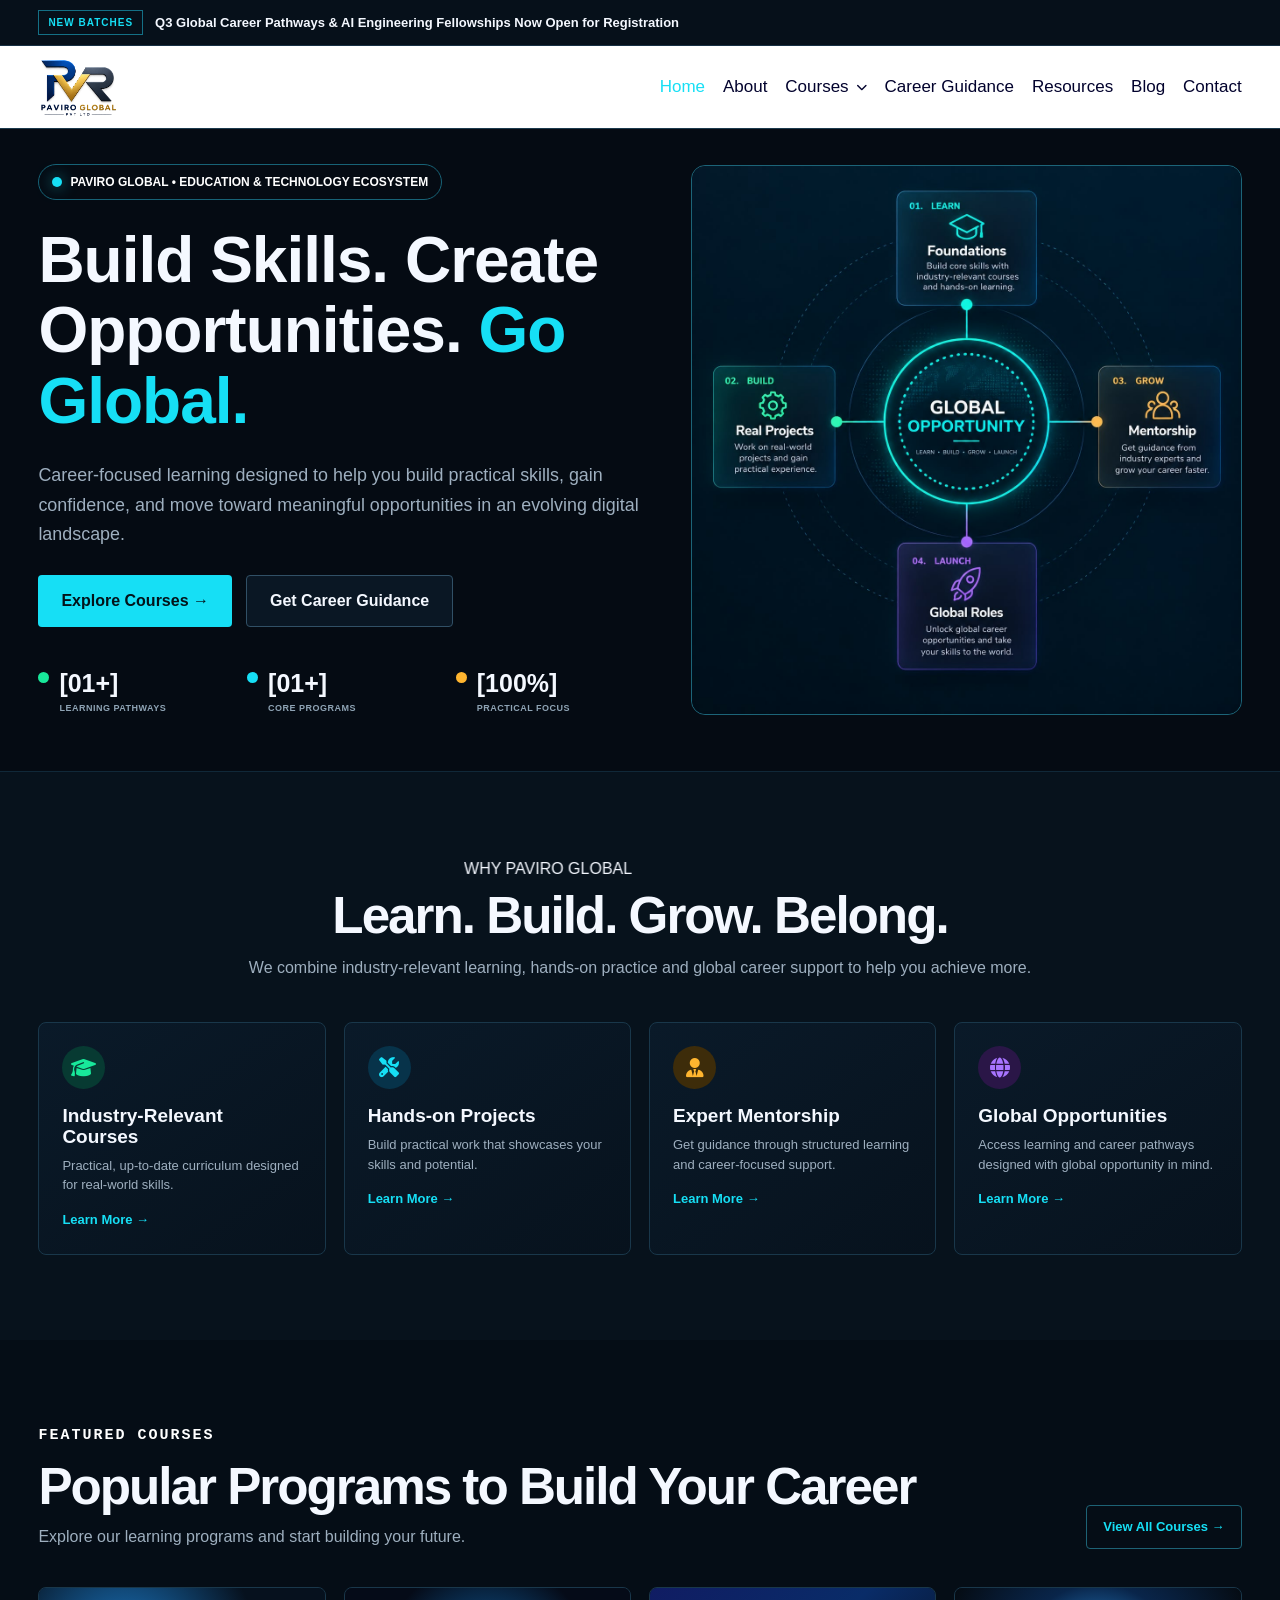
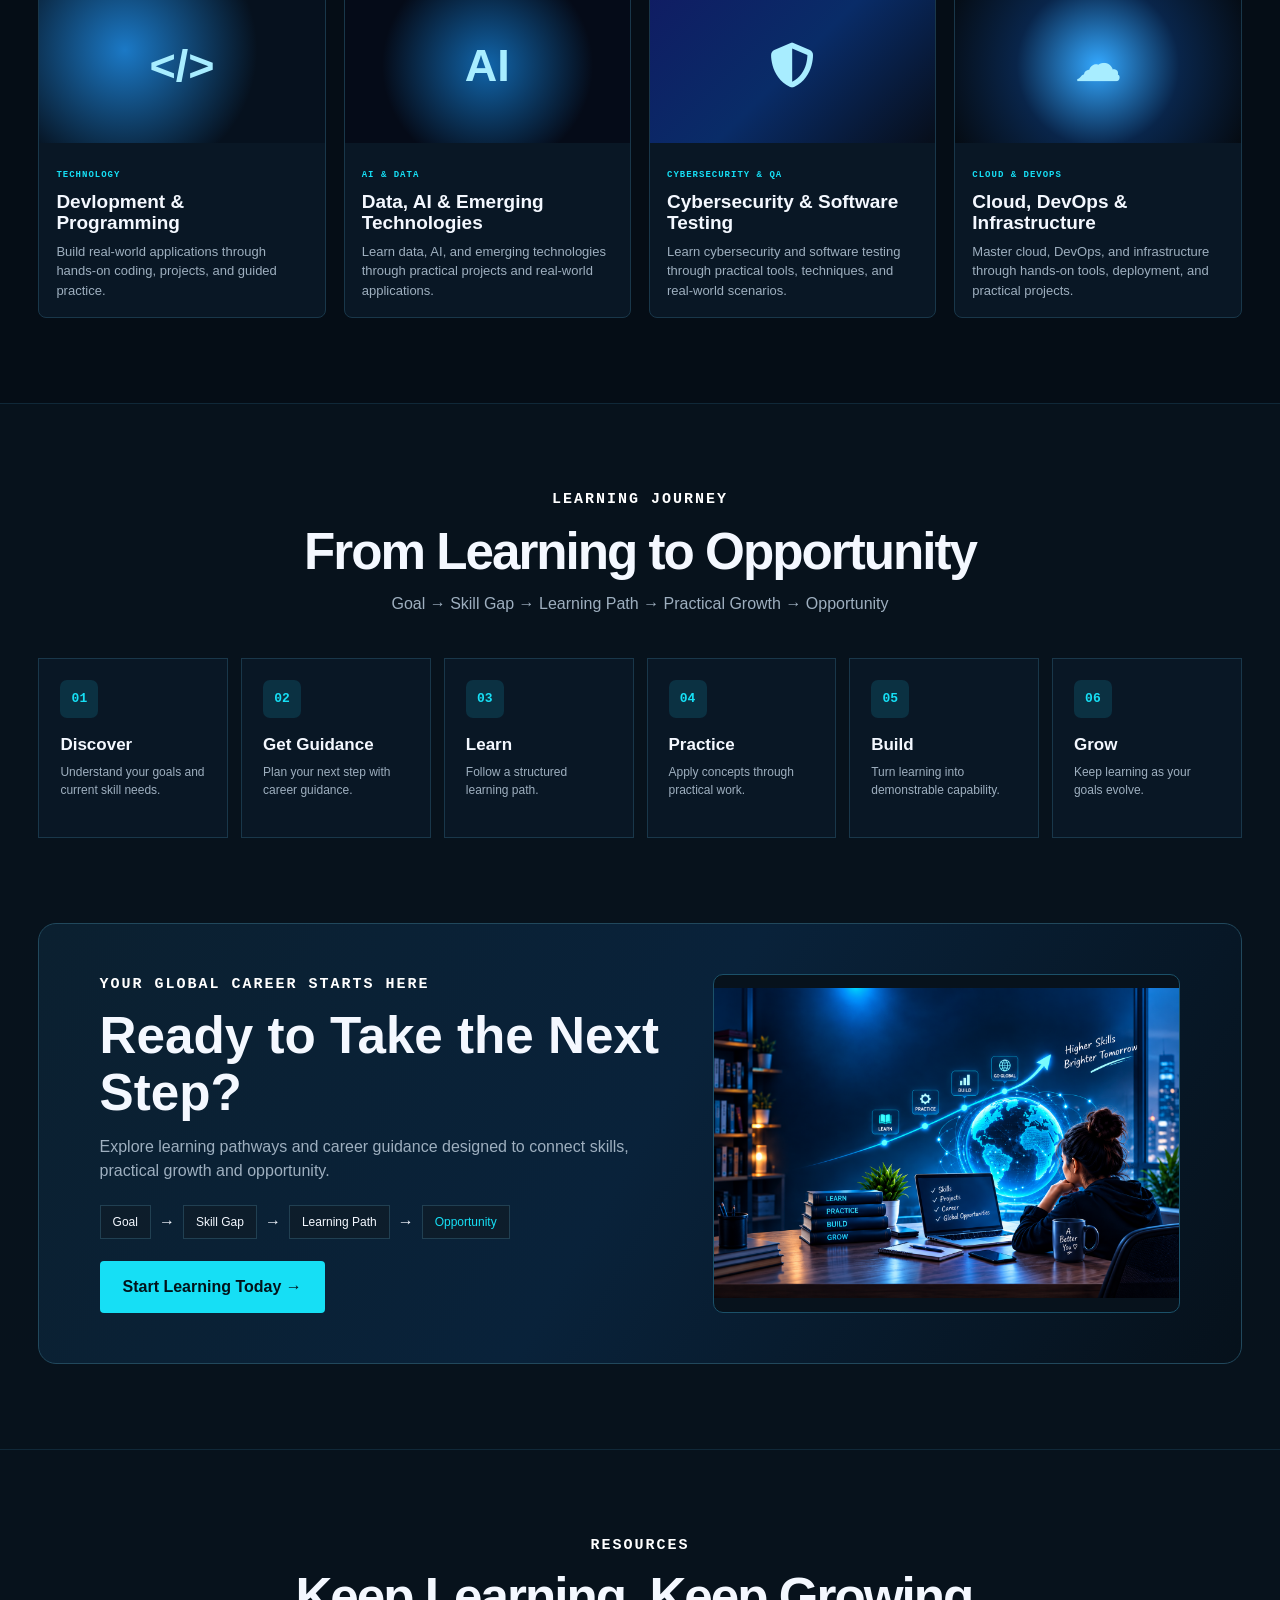
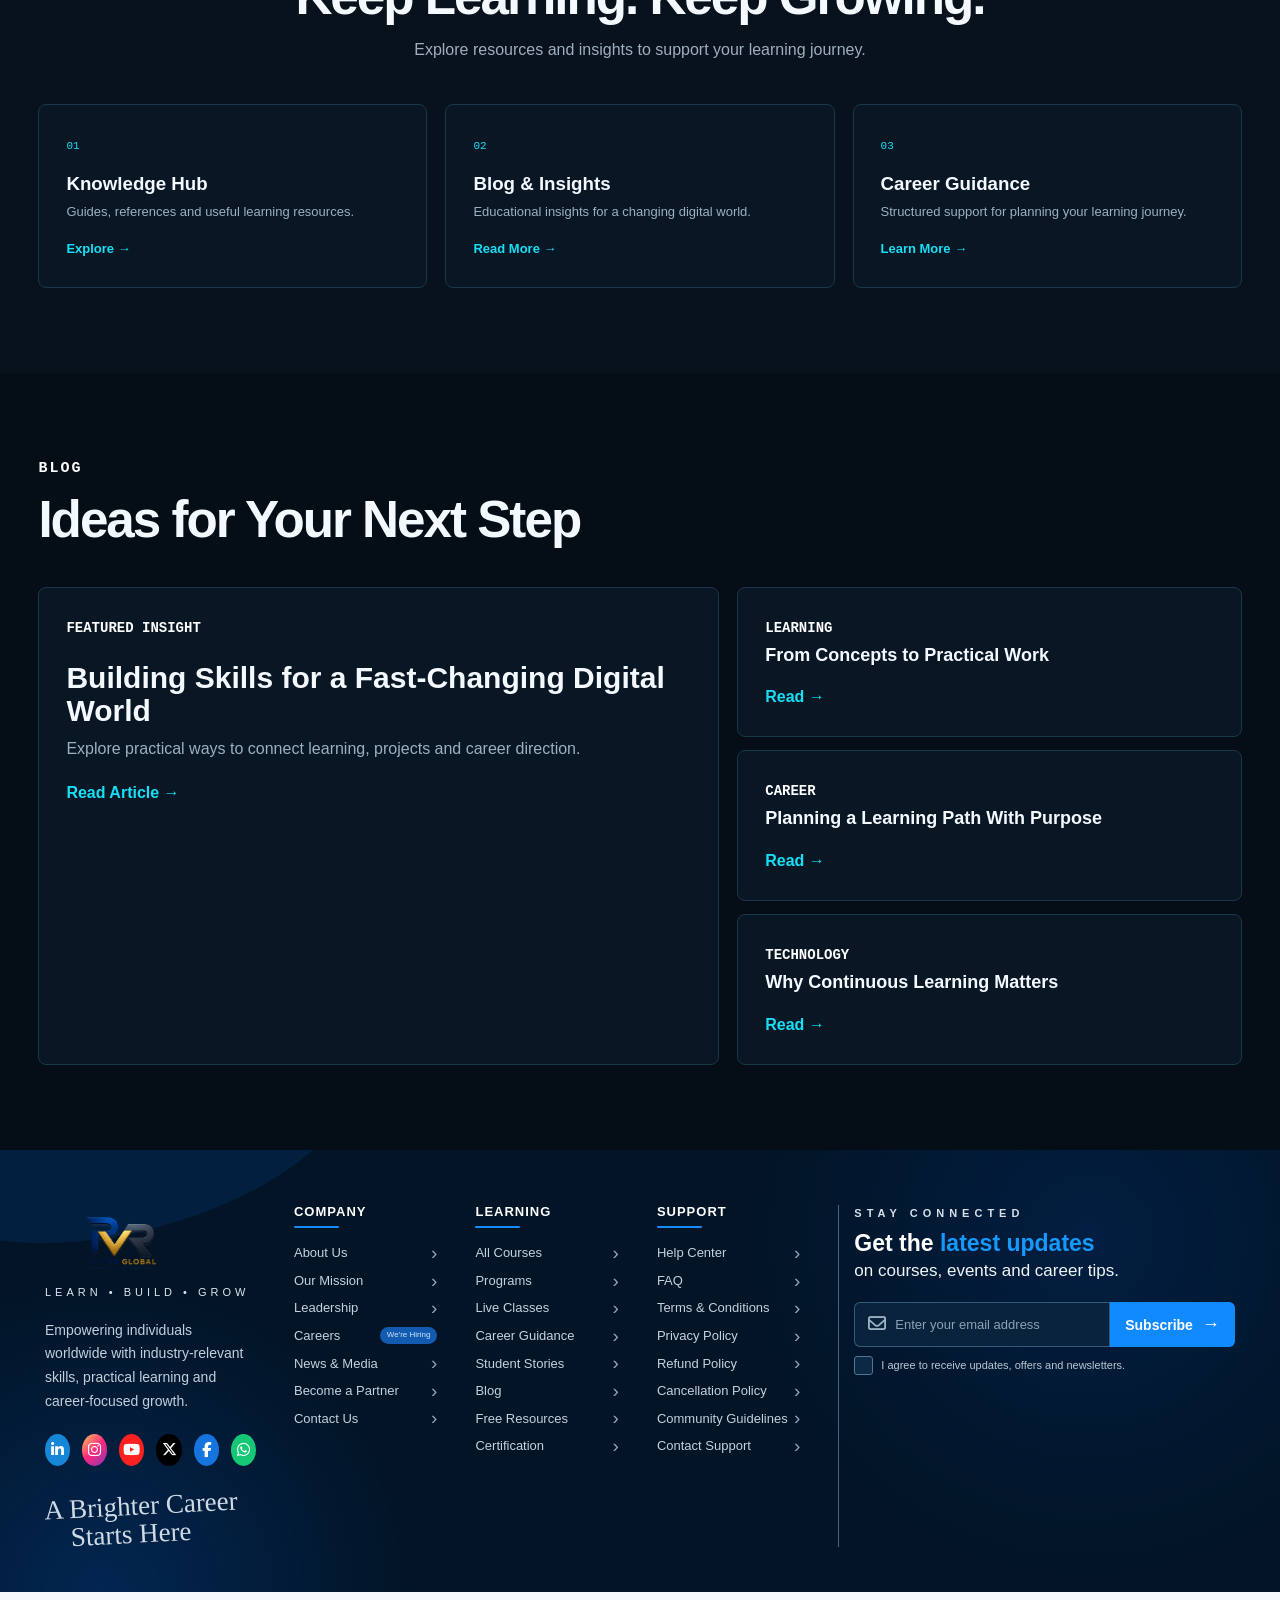
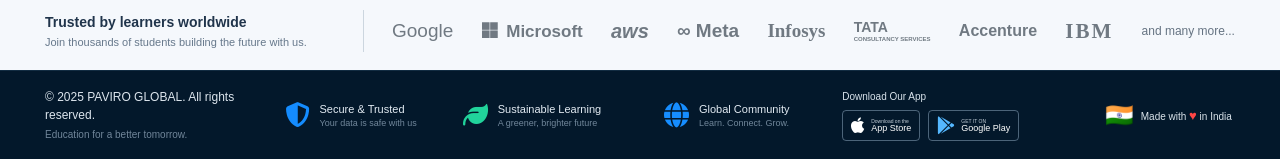
<file: index.html>
<!DOCTYPE html>
<html lang="en">

<head>
    <meta charset="UTF-8">
    <meta name="viewport" content="width=device-width, initial-scale=1.0">

    <meta name="description" content="PAVIRO GLOBAL - Build Skills. Create Opportunities. Go Global.">

    <title>PAVIRO GLOBAL | Education & Technology</title>

    <link rel="stylesheet" href="style.css">
    <link rel="stylesheet" href="https://cdnjs.cloudflare.com/ajax/libs/font-awesome/6.5.2/css/all.min.css">
    <title>PAVIRO GLOBAL | Education & Technology</title>
    <link rel="icon" type="image/png" href="./logo%20(2).png">
    <script src="./navigation.js" defer></script>


</head>

<body>

    <!-- ================= ANNOUNCEMENT BAR ================= -->

    <div class="announcement-bar">

        <div class="announcement-left">

            <span class="announcement-badge">
                NEW BATCHES
            </span>

            <span class="announcement-text">
                Q3 Global Career Pathways &amp; AI Engineering Fellowships Now Open for Registration
            </span>

        </div>

    </div>


    <!-- ================= NAVBAR ================= -->

    <header class="navbar">

        <div class="nav-container">

            <!-- LOGO -->
            <img class="logo" src="./logo (2).png" alt="PAVIRO GLOBAL PVT LTD">

            <!-- MOBILE MENU BUTTON -->

            <button type="button" class="menu-icon" aria-controls="site-navigation" aria-expanded="false"
                aria-label="Open navigation menu">
                <span></span>
                <span></span>
                <span></span>
            </button>


            <!-- NAVIGATION -->

            <nav id="site-navigation" class="nav-menu" aria-label="Primary navigation">

                <a href="#" class="active">
                    Home
                </a>

                <a href="./about.html">
                    About
                </a>

                <!-- ================= COURSES DROPDOWN ================= -->

                <div class="courses-nav-dropdown">

                    <button type="button" class="courses-nav-btn" aria-expanded="false" aria-controls="courses-submenu"
                        aria-haspopup="true">
                        Courses
                        <i class="fa-solid fa-chevron-down"></i>
                    </button>

                    <div id="courses-submenu" class="courses-nav-menu" hidden>

                        <a href="./courses.html#course-data-science-gen-ai">
                            Data Science With Gen AI
                        </a>

                        <a href="./courses.html#course-data-science-python">
                            Data Science Using Python
                        </a>

                        <a href="./courses.html#course-machine-learning">
                            Machine Learning &amp; Deep Learning
                        </a>

                        <a href="./courses.html#course-ai-python">
                            Artificial Intelligence Using Python
                        </a>

                        <a href="./courses.html#course-excel">
                            Excel – Basics To Advance
                        </a>

                        <a href="./courses.html#course-tableau">
                            Tableau
                        </a>

                        <a href="./courses.html#course-power-bi">
                            Power BI
                        </a>

                        <a href="./courses.html#course-business-analytics">
                            Business Analytics
                        </a>

                        <a href="./courses.html#course-data-analytics-python">
                            Data Analytics Using Python
                        </a>

                        <a href="./courses.html#course-python-programming">
                            Python Programming Course
                        </a>

                        <a href="./courses.html#course-mysql">
                            MySQL
                        </a>

                        <a href="./courses.html#course-full-stack-java">
                            Full Stack Development Using Java
                        </a>

                        <a href="./courses.html#course-full-stack-python">
                            Full Stack Development Using Python
                        </a>

                    </div>

                </div>

                <a href="./career.html">
                    Career Guidance
                </a>

                <a href="./resources.html">
                    Resources
                </a>

                <a href="./blog.html">
                    Blog
                </a>

                <a href="./contact.html">
                    Contact
                </a>
<!-- 
                <a href="./login.html" class="profile-button">
                    <i class="fa-solid fa-user"></i>

                </a> -->

            </nav>

        </div>

    </header>



    <!-- ================= HERO ================= -->

    <main>

        <section class="hero">

            <div class="hero-container">

                <!-- LEFT -->

                <div class="hero-content">

                    <div class="hero-label">

                        <span class="status-dot"></span>

                        <span class="hero-label-text">
                        PAVIRO GLOBAL
                        <b>•</b>
                        EDUCATION &amp; TECHNOLOGY ECOSYSTEM
                        </span>

                    </div>


                    <h1>

                        Build Skills. Create
                        <br>

                        Opportunities.
                        <span>Go Global.</span>

                    </h1>


                    <p class="hero-description">

                        Career-focused learning designed to help you
                        build practical skills, gain confidence, and move
                        toward meaningful opportunities in an evolving
                        digital landscape.

                    </p>


                    <div class="hero-buttons">

                        <a href="./courses.html" class="primary-button">
                            Explore Courses →
                        </a>

                        <a href="./career.html" class="secondary-button">
                            Get Career Guidance
                        </a>

                    </div>


                    <!-- STATS -->

                    <div class="stats">

                        <div class="stat">

                            <span class="stat-dot green"></span>

                            <div>
                                <strong>[01+]</strong>
                                <small>LEARNING PATHWAYS</small>
                            </div>

                        </div>


                        <div class="stat">

                            <span class="stat-dot cyan"></span>

                            <div>
                                <strong>[01+]</strong>
                                <small>CORE PROGRAMS</small>
                            </div>

                        </div>


                        <div class="stat">

                            <span class="stat-dot orange"></span>

                            <div>
                                <strong>[100%]</strong>
                                <small>PRACTICAL FOCUS</small>
                            </div>

                        </div>

                    </div>

                </div>



                <!-- RIGHT HERO VISUAL -->

                <div class="hero-visual">
                    <img src="./hero image right.jpeg" alt="PAVIRO GLOBAL" class="hero-image">
                </div>


            </div>

        </section>



        <!-- ================= WHY PAVIRO ================= -->

        <section class="why-section" id="about">

            <div class="section-title">

                <marquee behavior="alternate" direction="right" scrollamount="10">
                    <span>
                        WHY PAVIRO GLOBAL
                    </span>
                </marquee>

                <h2>
                    Learn. Build. Grow. Belong.
                </h2>

                <p>
                    We combine industry-relevant learning,
                    hands-on practice and global career support
                    to help you achieve more.
                </p>

            </div>


            <div class="feature-grid">

                <article class="feature-card">

                    <div class="feature-icon green-icon">
                        <i class="fa-solid fa-graduation-cap"></i>
                    </div>

                    <h3>
                        Industry-Relevant Courses
                    </h3>

                    <p>
                        Practical, up-to-date curriculum
                        designed for real-world skills.
                    </p>

                    <a href="./industry-courses.html" data-open-industry>
                        Learn More →
                    </a>

                </article>


                <article class="feature-card">

                    <div class="feature-icon cyan-icon">
                        <i class="fa-solid fa-screwdriver-wrench"></i>
                    </div>

                    <h3>
                        Hands-on Projects
                    </h3>

                    <p>
                        Build practical work that showcases
                        your skills and potential.
                    </p>

                    <a href="./hands-on-project.html">
                        Learn More →
                    </a>

                </article>


                <article class="feature-card">

                    <div class="feature-icon orange-icon">
                        <i class="fa-solid fa-user-tie"></i>
                    </div>

                    <h3>
                        Expert Mentorship
                    </h3>

                    <p>
                        Get guidance through structured learning
                        and career-focused support.
                    </p>

                    <a href="./expert-mentorship.html">
                        Learn More →
                    </a>

                </article>


                <article class="feature-card">

                    <div class="feature-icon purple-icon">
                        <i class="fa-solid fa-globe"></i>
                    </div>

                    <h3>
                        Global Opportunities
                    </h3>

                    <p>
                        Access learning and career pathways
                        designed with global opportunity in mind.
                    </p>

                    <a href="./global-opportunities.html">
                        Learn More →
                    </a>

                </article>

            </div>

        </section>



        <!-- ================= COURSES ================= -->

        <section class="courses-section" id="courses">

            <div class="section-heading">

                <div>

                    <span>
                        FEATURED COURSES
                    </span>

                    <h2>
                        Popular Programs to Build Your Career
                    </h2>

                    <p>
                        Explore our learning programs and
                        start building your future.
                    </p>

                </div>


                <a href="./courses.html" class="view-all">
                    View All Courses →
                </a>

            </div>


            <div class="course-grid">


                <article class="course-card">

                    <div class="course-image coding">
                        &lt;/&gt;
                    </div>

                    <div class="course-content">

                        <small>
                            TECHNOLOGY
                        </small>

                        <h3>
                            Devlopment & Programming
                        </h3>

                        <p>
                            Build real-world applications through hands-on
                            coding, projects, and guided practice.
                        </p>

                    </div>

                </article>



                <article class="course-card">

                    <div class="course-image ai">
                        AI
                    </div>

                    <div class="course-content">

                        <small>
                            AI &amp; DATA
                        </small>

                        <h3>
                            Data, AI & Emerging Technologies
                        </h3>

                        <p>
                            Learn data, AI, and emerging technologies
                            through practical projects and real-world applications.
                        </p>

                    </div>

                </article>



                <article class="course-card">

                    <div class="course-image data">
                        <i class="fa-solid fa-shield-halved"></i>
                    </div>

                    <div class="course-content">

                        <small>
                            CYBERSECURITY & QA
                        </small>

                        <h3>
                            Cybersecurity & Software Testing
                        </h3>

                        <p>
                            Learn cybersecurity and software testing through
                            practical tools, techniques, and real-world scenarios.
                        </p>

                    </div>

                </article>



                <article class="course-card">

                    <div class="course-image cloud">
                        ☁
                    </div>

                    <div class="course-content">

                        <small>
                            CLOUD & DEVOPS
                        </small>

                        <h3>
                            Cloud, DevOps & Infrastructure
                        </h3>

                        <p>
                            Master cloud, DevOps, and infrastructure through
                            hands-on tools, deployment, and practical projects.
                        </p>

                    </div>

                </article>

            </div>

        </section>



        <!-- ================= LEARNING JOURNEY ================= -->

        <section class="journey-section" id="projects">

            <div class="section-title">

                <span>
                    LEARNING JOURNEY
                </span>

                <h2>
                    From Learning to Opportunity
                </h2>

                <p>
                    Goal → Skill Gap → Learning Path →
                    Practical Growth → Opportunity
                </p>

            </div>


            <div class="journey-grid">

                <div>
                    <b>01</b>
                    <h3>Discover</h3>
                    <p>
                        Understand your goals and current
                        skill needs.
                    </p>
                </div>

                <div>
                    <b>02</b>
                    <h3>Get Guidance</h3>
                    <p>
                        Plan your next step with career guidance.
                    </p>
                </div>

                <div>
                    <b>03</b>
                    <h3>Learn</h3>
                    <p>
                        Follow a structured learning path.
                    </p>
                </div>

                <div>
                    <b>04</b>
                    <h3>Practice</h3>
                    <p>
                        Apply concepts through practical work.
                    </p>
                </div>

                <div>
                    <b>05</b>
                    <h3>Build</h3>
                    <p>
                        Turn learning into demonstrable capability.
                    </p>
                </div>

                <div>
                    <b>06</b>
                    <h3>Grow</h3>
                    <p>
                        Keep learning as your goals evolve.
                    </p>
                </div>

            </div>

        </section>



        <!-- ================= CAREER CTA ================= -->

        <section class="career-section" id="career">

            <div class="career-box">

                <div class="career-content">

                    <span>
                        YOUR GLOBAL CAREER STARTS HERE
                    </span>

                    <h2>
                        Ready to Take the Next Step?
                    </h2>

                    <p>
                        Explore learning pathways and career
                        guidance designed to connect skills,
                        practical growth and opportunity.
                    </p>


                    <div class="career-flow">

                        <span>Goal</span>
                        <b>→</b>

                        <span>Skill Gap</span>
                        <b>→</b>

                        <span>Learning Path</span>
                        <b>→</b>

                        <span class="highlight">
                            Opportunity
                        </span>

                    </div>


                    <a href="./courses.html" class="primary-button">
                        Start Learning Today →
                    </a>

                </div>

                <div class="career-visual">
                    <img src="./hero image 2.png" alt="PAVIRO GLOBAL Career Growth" class="career-image">
                </div>

            </div>

        </section>



        <!-- ================= RESOURCES ================= -->

        <section class="resources-section" id="resources">

            <div class="section-title">

                <span>
                    RESOURCES
                </span>

                <h2>
                    Keep Learning. Keep Growing.
                </h2>

                <p>
                    Explore resources and insights to support
                    your learning journey.
                </p>

            </div>


            <div class="resource-grid">

                <article>

                    <span>01</span>

                    <h3>
                        Knowledge Hub
                    </h3>

                    <p>
                        Guides, references and useful
                        learning resources.
                    </p>

                    <a href="./courses.html">
                        Explore →
                    </a>

                </article>


                <article>

                    <span>02</span>

                    <h3>
                        Blog &amp; Insights
                    </h3>

                    <p>
                        Educational insights for a
                        changing digital world.
                    </p>

                    <a href="./blog.html">
                        Read More →
                    </a>

                </article>


                <article>

                    <span>03</span>

                    <h3>
                        Career Guidance
                    </h3>

                    <p>
                        Structured support for planning
                        your learning journey.
                    </p>

                    <a href="./career.html">
                        Learn More →
                    </a>

                </article>

            </div>

        </section>



        <!-- ================= BLOG ================= -->

        <section class="blog-section" id="blog">

            <div class="section-heading">

                <div>

                    <span>
                        BLOG
                    </span>

                    <h2>
                        Ideas for Your Next Step
                    </h2>

                </div>



            </div>


            <div class="blog-grid">

                <article class="blog-feature">

                    <small>
                        FEATURED INSIGHT
                    </small>

                    <h3>
                        Building Skills for a
                        Fast-Changing Digital World
                    </h3>

                    <p>
                        Explore practical ways to connect
                        learning, projects and career direction.
                    </p>

                    <a href="#">
                        Read Article →
                    </a>

                </article>


                <div class="blog-list">

                    <article>

                        <small>
                            LEARNING
                        </small>

                        <h3>
                            From Concepts to Practical Work
                        </h3>

                        <a href="#">
                            Read →
                        </a>

                    </article>


                    <article>

                        <small>
                            CAREER
                        </small>

                        <h3>
                            Planning a Learning Path With Purpose
                        </h3>

                        <a href="#">
                            Read →
                        </a>

                    </article>


                    <article>

                        <small>
                            TECHNOLOGY
                        </small>

                        <h3>
                            Why Continuous Learning Matters
                        </h3>

                        <a href="#">
                            Read →
                        </a>

                    </article>

                </div>

            </div>

        </section>

    </main>


    <!-- Footer -->


    <!-- =========================================================
     FOOTER
========================================================= -->

    <footer class="site-footer">


        <!-- =====================================================
         MAIN FOOTER
    ====================================================== -->

        <div class="footer-main">

            <div class="footer-container">


                <!-- =================================================
                 BRAND COLUMN
            ================================================== -->

                <div class="footer-brand">

                    <a href="./index.html" class="footer-logo">
                        <img src="./logo (2).png" alt="PAVIRO GLOBAL">
                    </a>


                    <div class="footer-tagline">
                        LEARN • BUILD • GROW
                    </div>


                    <p class="footer-description">
                        Empowering individuals worldwide with
                        industry-relevant skills, practical learning
                        and career-focused growth.
                    </p>


                    <!-- SOCIAL ICONS -->

                    <div class="footer-socials">

                        <a href="#" aria-label="LinkedIn">
                            <i class="fa-brands fa-linkedin-in"></i>
                        </a>

                        <a href="https://www.instagram.com/paviro333?utm_source=ig_web_button_share_sheet&stkn=ZDNlZDc0MzIxNw=="
                            aria-label="Instagram">
                            <i class="fa-brands fa-instagram"></i>
                        </a>

                        <a href="#" aria-label="YouTube">
                            <i class="fa-brands fa-youtube"></i>
                        </a>

                        <a href="#" aria-label="X">
                            <i class="fa-brands fa-x-twitter"></i>
                        </a>

                        <a href="#" aria-label="Facebook">
                            <i class="fa-brands fa-facebook-f"></i>
                        </a>

                        <a href="#" aria-label="WhatsApp">
                            <i class="fa-brands fa-whatsapp"></i>
                        </a>

                    </div>


                    <div class="footer-slogan">
                        A Brighter Career<br>
                        <span>Starts Here</span>
                    </div>

                </div>



                <!-- =================================================
                 COMPANY
            ================================================== -->

                <div class="footer-column">

                    <h3>
                        COMPANY
                    </h3>

                    <div class="footer-heading-line"></div>


                    <ul>

                        <li>
                            <a href="./about.html">
                                About Us
                                <span>›</span>
                            </a>
                        </li>

                        <li>
                            <a href="./about.html">
                                Our Mission
                                <span>›</span>
                            </a>
                        </li>

                        <li>
                            <a href="#">
                                Leadership
                                <span>›</span>
                            </a>
                        </li>

                        <li>
                            <a href="./career.html">
                                Careers

                                <small>
                                    We're Hiring
                                </small>
                            </a>
                        </li>

                        <li>
                            <a href="#">
                                News &amp; Media
                                <span>›</span>
                            </a>
                        </li>

                        <li>
                            <a href="#">
                                Become a Partner
                                <span>›</span>
                            </a>
                        </li>

                        <li>
                            <a href="./contact.html">
                                Contact Us
                                <span>›</span>
                            </a>
                        </li>

                    </ul>

                </div>



                <!-- =================================================
                 LEARNING
            ================================================== -->

                <div class="footer-column">

                    <h3>
                        LEARNING
                    </h3>

                    <div class="footer-heading-line"></div>


                    <ul>

                        <li>
                            <a href="./courses.html">
                                All Courses
                                <span>›</span>
                            </a>
                        </li>

                        <li>
                            <a href="./courses.html">
                                Programs
                                <span>›</span>
                            </a>
                        </li>

                        <li>
                            <a href="#">
                                Live Classes
                                <span>›</span>
                            </a>
                        </li>

                        <li>
                            <a href="./career.html">
                                Career Guidance
                                <span>›</span>
                            </a>
                        </li>

                        <li>
                            <a href="#">
                                Student Stories
                                <span>›</span>
                            </a>
                        </li>

                        <li>
                            <a href="./blog.html">
                                Blog
                                <span>›</span>
                            </a>
                        </li>

                        <li>
                            <a href="#">
                                Free Resources
                                <span>›</span>
                            </a>
                        </li>

                        <li>
                            <a href="#">
                                Certification
                                <span>›</span>
                            </a>
                        </li>

                    </ul>

                </div>



                <!-- =================================================
                 SUPPORT
            ================================================== -->

                <div class="footer-column">

                    <h3>
                        SUPPORT
                    </h3>

                    <div class="footer-heading-line"></div>


                    <ul>

                        <li>
                            <a href="#">
                                Help Center
                                <span>›</span>
                            </a>
                        </li>

                        <li>
                            <a href="#">
                                FAQ
                                <span>›</span>
                            </a>
                        </li>

                        <li>
                            <a href="#">
                                Terms &amp; Conditions
                                <span>›</span>
                            </a>
                        </li>

                        <li>
                            <a href="#">
                                Privacy Policy
                                <span>›</span>
                            </a>
                        </li>

                        <li>
                            <a href="#">
                                Refund Policy
                                <span>›</span>
                            </a>
                        </li>

                        <li>
                            <a href="#">
                                Cancellation Policy
                                <span>›</span>
                            </a>
                        </li>

                        <li>
                            <a href="#">
                                Community Guidelines
                                <span>›</span>
                            </a>
                        </li>

                        <li>
                            <a href="./contact.html">
                                Contact Support
                                <span>›</span>
                            </a>
                        </li>

                    </ul>

                </div>



                <!-- =================================================
                 NEWSLETTER
            ================================================== -->

                <div class="footer-newsletter">


                    <div class="newsletter-title">
                        STAY CONNECTED
                    </div>


                    <h2>
                        Get the
                        <span>latest updates</span>
                    </h2>


                    <p>
                        on courses, events and career tips.
                    </p>



                    <!-- EMAIL FORM -->

                    <form class="newsletter-form">

                        <div class="email-box">

                            <i class="fa-regular fa-envelope"></i>

                            <input type="email" placeholder="Enter your email address" aria-label="Email address"
                                required>

                        </div>


                        <button type="submit">
                            Subscribe
                            <span>→</span>
                        </button>

                    </form>



                    <!-- CHECKBOX -->

                    <label class="newsletter-check">

                        <input type="checkbox" required>

                        <span class="custom-check"></span>

                        <span>
                            I agree to receive updates,
                            offers and newsletters.
                        </span>

                    </label>



                    <!-- STATS -->

                    <div class="footer-stats">


                        <!-- STUDENTS -->

                        <!-- <div class="stat-card">

                            <div class="stat-icon students">
                                <i class="fa-solid fa-user-graduate"></i>
                            </div>

                            <strong>
                                5,000+
                            </strong>

                            <span>
                                Students Trained
                            </span>

                        </div> -->



                        <!-- TRAINERS -->

                        <!-- <div class="stat-card">

                            <div class="stat-icon trainers">
                                <i class="fa-solid fa-users"></i>
                            </div>

                            <strong>
                                100+
                            </strong>

                            <span>
                                Expert Trainers
                            </span>

                        </div> -->



                        <!-- PLACEMENT

                        <div class="stat-card">

                            <div class="stat-icon placement">
                                <i class="fa-solid fa-briefcase"></i>
                            </div>

                            <strong>
                                90%
                            </strong>

                            <span>
                                Placement Support
                            </span>

                        </div> -->



                        <!-- COUNTRIES -->
                        <!-- 
                        <div class="stat-card">

                            <div class="stat-icon countries">
                                <i class="fa-solid fa-globe"></i>
                            </div>

                            <strong>
                                20+
                            </strong>

                            <span>
                                Countries
                            </span>

                        </div> -->


                    </div>

                </div>

            </div>

        </div>



        <!-- =====================================================
         TRUSTED COMPANIES
    ====================================================== -->

        <div class="trusted-section">

            <div class="trusted-container">


                <div class="trusted-text">

                    <strong>
                        Trusted by learners worldwide
                    </strong>

                    <span>
                        Join thousands of students building
                        the future with us.
                    </span>

                </div>


                <div class="trusted-divider"></div>


                <div class="company-logos">

                    <span class="company-logo google">
                        Google
                    </span>

                    <span class="company-logo microsoft">
                        <i class="fa-brands fa-microsoft"></i>
                        Microsoft
                    </span>

                    <span class="company-logo aws">
                        aws
                    </span>

                    <span class="company-logo meta">
                        ∞ Meta
                    </span>

                    <span class="company-logo infosys">
                        Infosys
                    </span>

                    <span class="company-logo tcs">
                        TATA
                        <small>CONSULTANCY SERVICES</small>
                    </span>

                    <span class="company-logo accenture">
                        Accenture
                    </span>

                    <span class="company-logo ibm">
                        IBM
                    </span>

                    <span class="more-companies">
                        and many more...
                    </span>

                </div>

            </div>

        </div>



        <!-- =====================================================
         BOTTOM BAR
    ====================================================== -->

        <div class="footer-bottom">

            <div class="bottom-container">


                <!-- COPYRIGHT -->

                <div class="copyright">

                    <span>
                        © 2025 PAVIRO GLOBAL.
                        All rights reserved.
                    </span>

                    <small>
                        Education for a better tomorrow.
                    </small>

                </div>



                <!-- SECURE -->

                <div class="bottom-feature">

                    <div class="bottom-feature-icon blue">
                        <i class="fa-solid fa-shield-halved"></i>
                    </div>

                    <div>

                        <strong>
                            Secure &amp; Trusted
                        </strong>

                        <span>
                            Your data is safe with us
                        </span>

                    </div>

                </div>



                <!-- SUSTAINABLE -->

                <div class="bottom-feature">

                    <div class="bottom-feature-icon green">
                        <i class="fa-solid fa-leaf"></i>
                    </div>

                    <div>

                        <strong>
                            Sustainable Learning
                        </strong>

                        <span>
                            A greener, brighter future
                        </span>

                    </div>

                </div>



                <!-- GLOBAL -->

                <div class="bottom-feature">

                    <div class="bottom-feature-icon globe">
                        <i class="fa-solid fa-globe"></i>
                    </div>

                    <div>

                        <strong>
                            Global Community
                        </strong>

                        <span>
                            Learn. Connect. Grow.
                        </span>

                    </div>

                </div>



                <!-- APP -->

                <div class="app-download">

                    <span>
                        Download Our App
                    </span>

                    <div class="app-buttons">

                        <a href="#" class="app-store">

                            <i class="fa-brands fa-apple"></i>

                            <div>
                                <small>
                                    Download on the
                                </small>

                                <strong>
                                    App Store
                                </strong>
                            </div>

                        </a>


                        <a href="#" class="google-play">

                            <i class="fa-brands fa-google-play"></i>

                            <div>
                                <small>
                                    GET IT ON
                                </small>

                                <strong>
                                    Google Play
                                </strong>
                            </div>

                        </a>

                    </div>

                </div>



                <!-- INDIA -->

                <div class="made-india">

                    <span class="india-flag">
                        🇮🇳
                    </span>

                    <span>
                        Made with
                        <b>♥</b>
                        in India
                    </span>

                </div>


            </div>

        </div>


    </footer>



</body>

</html>
</file>
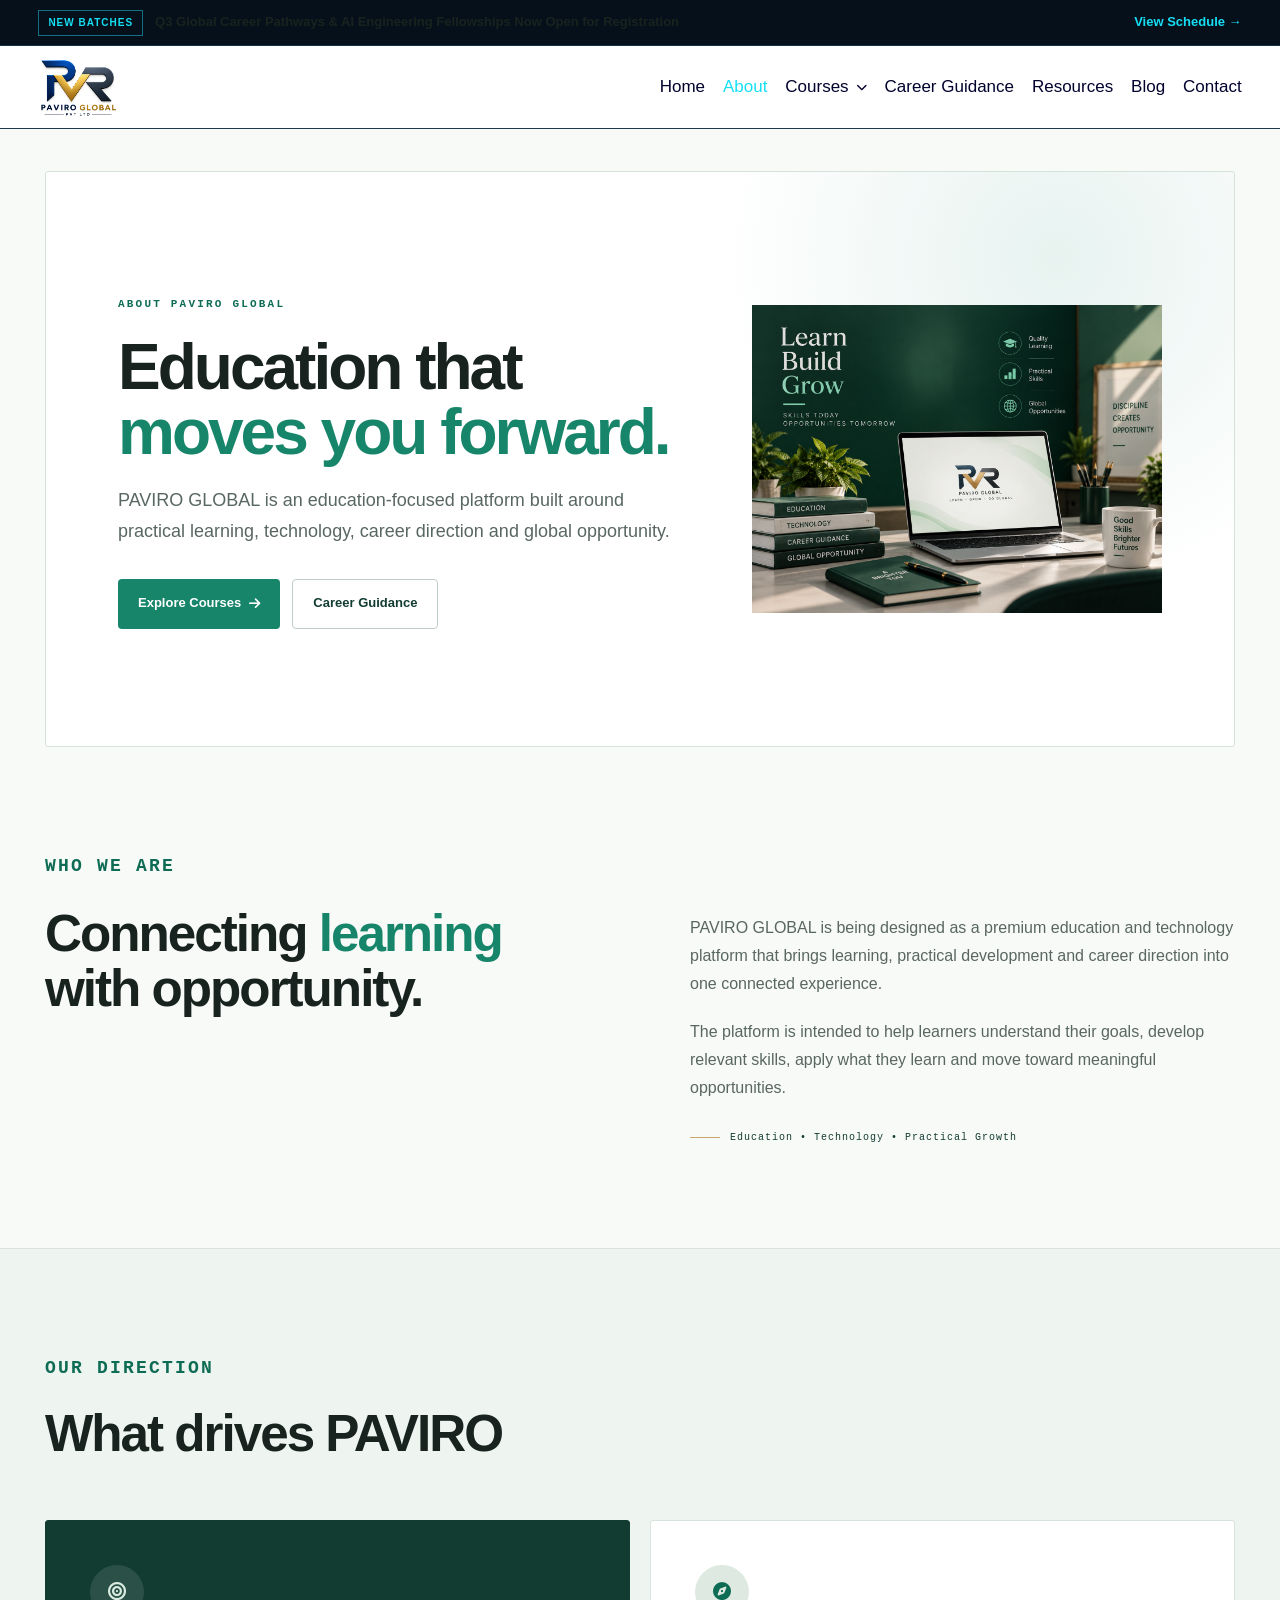
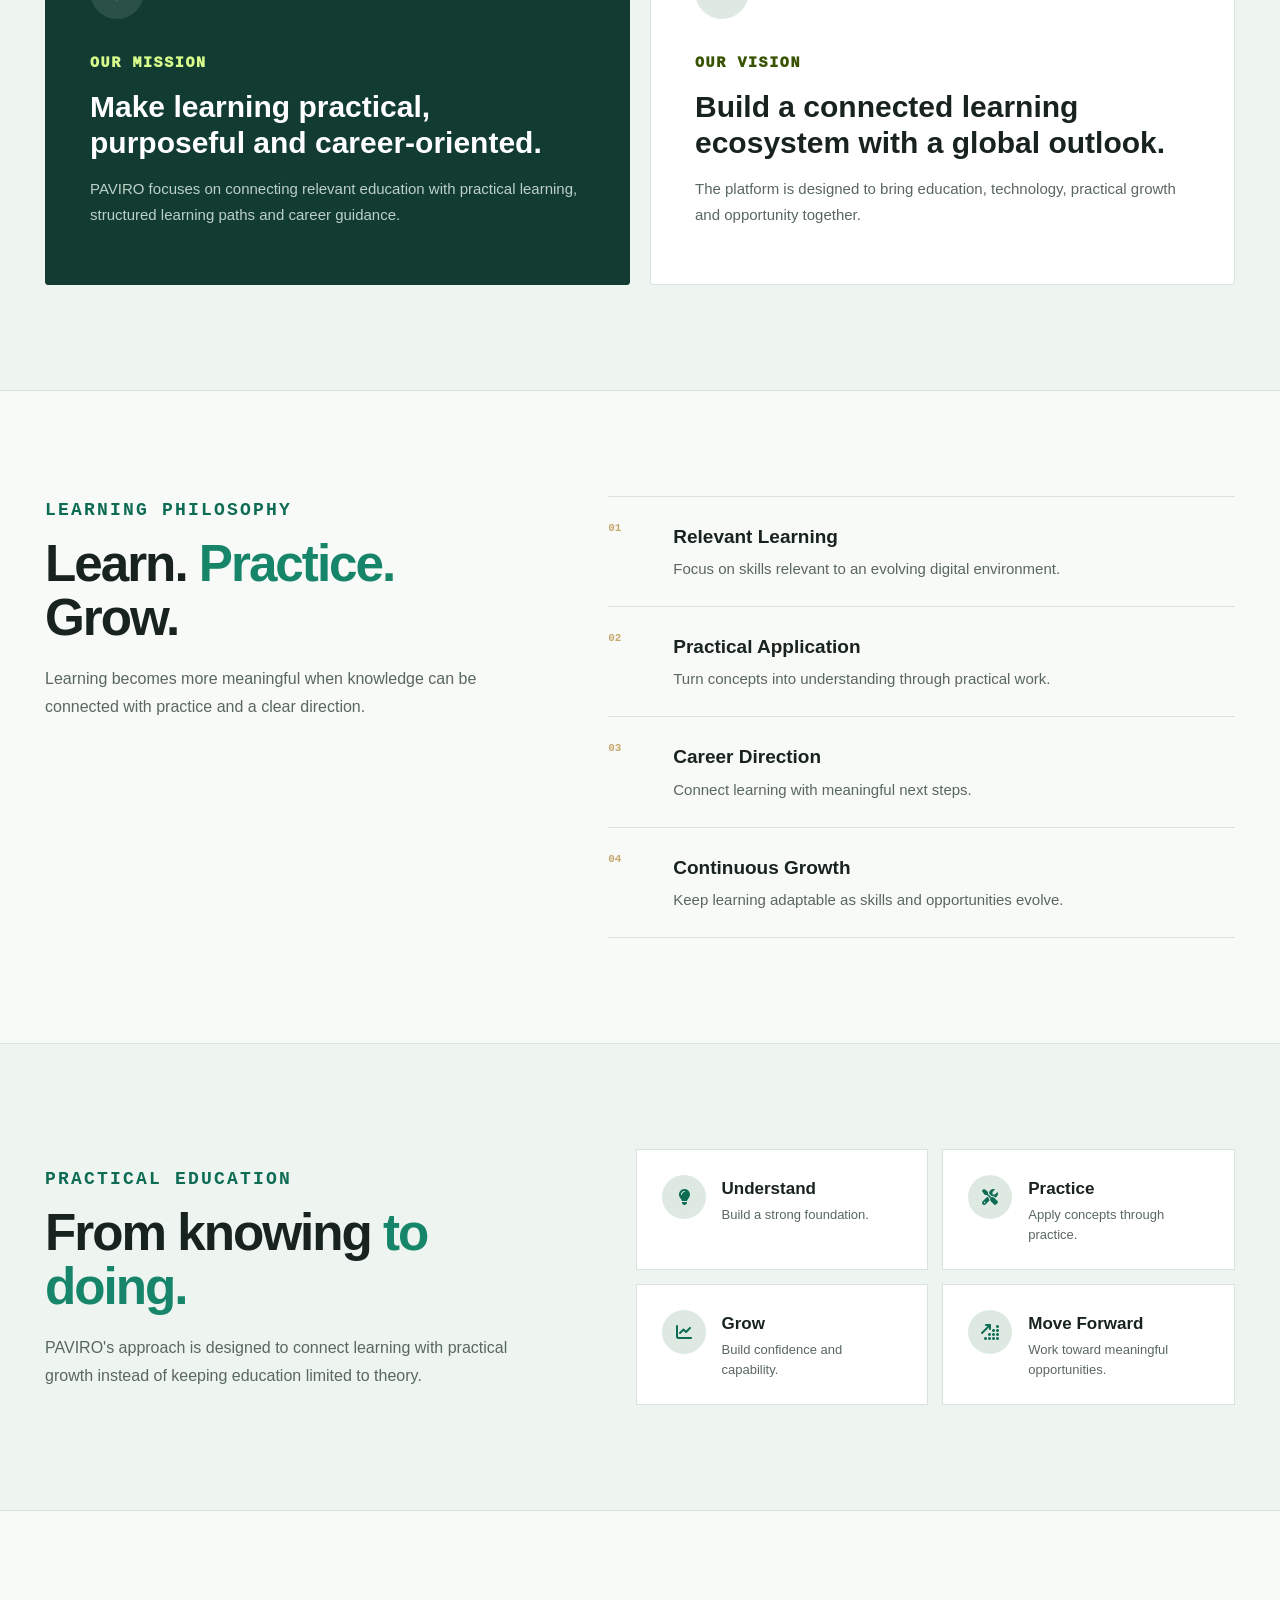
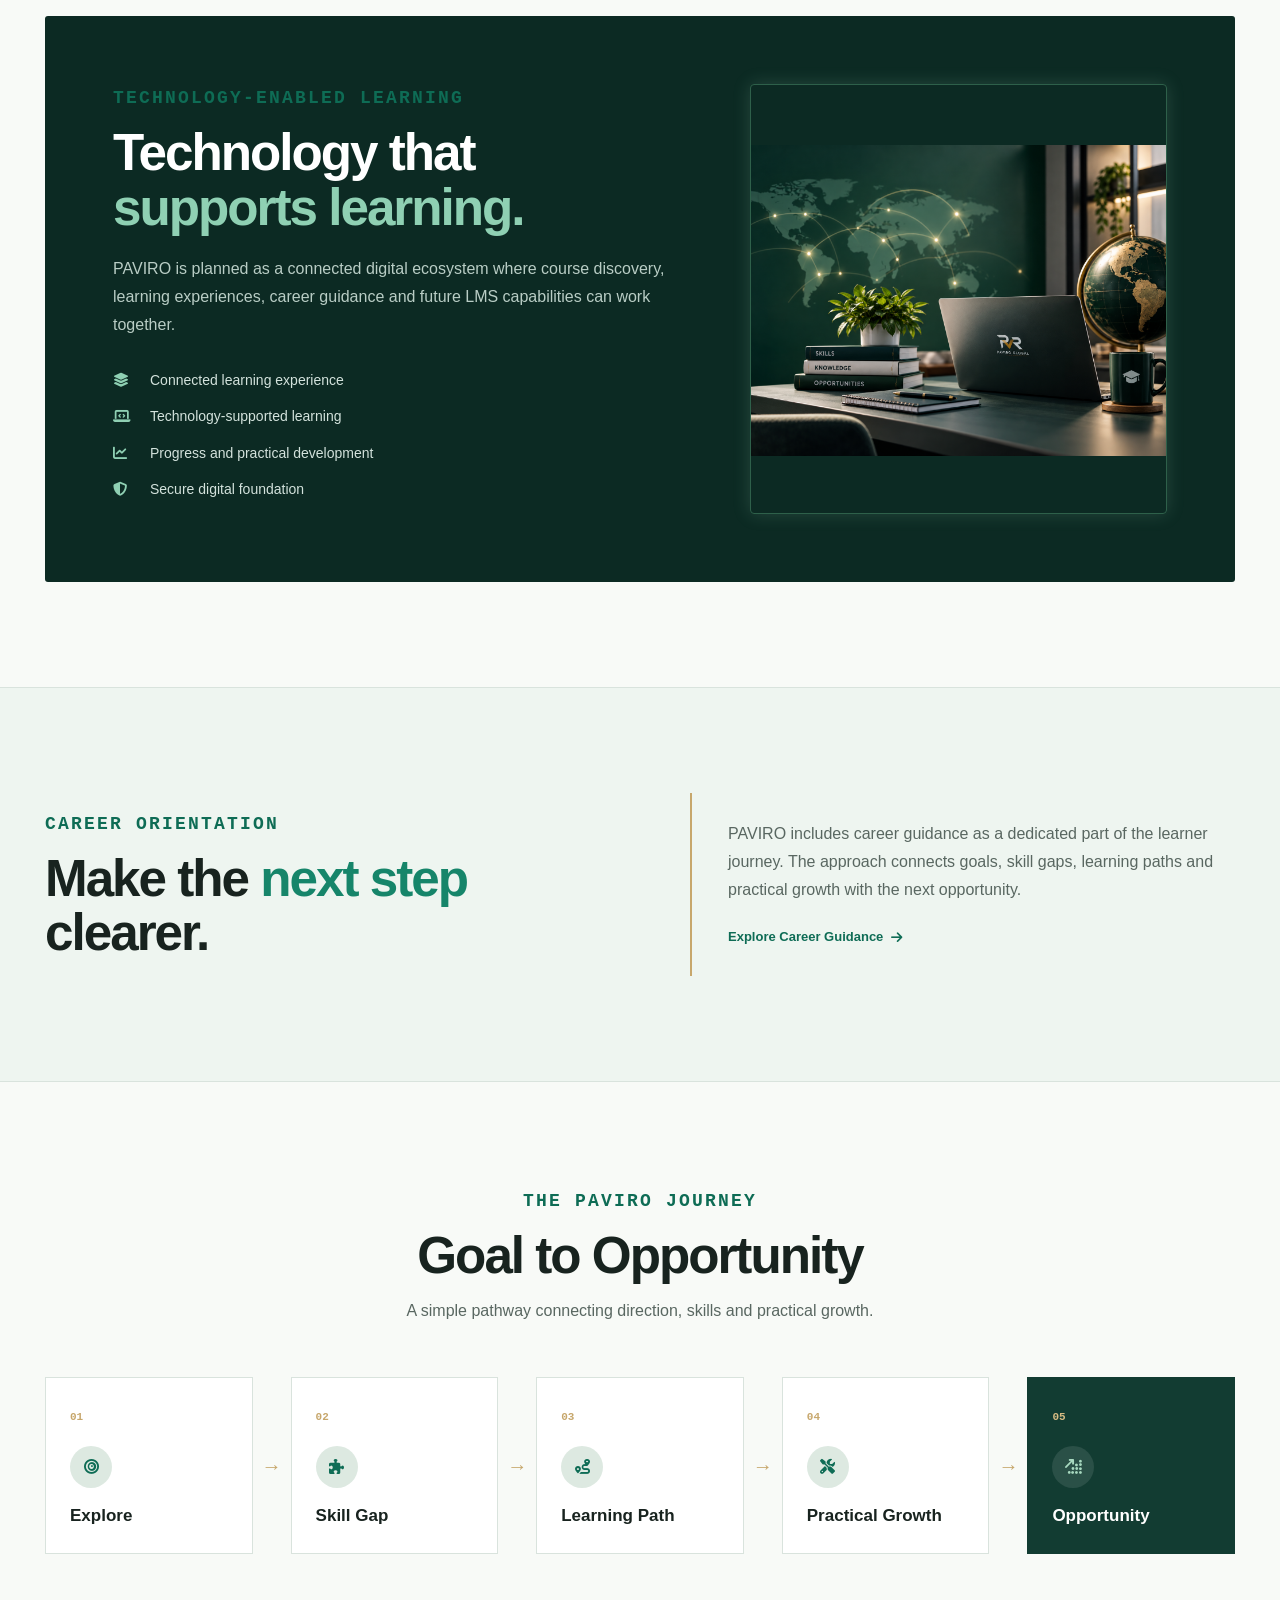
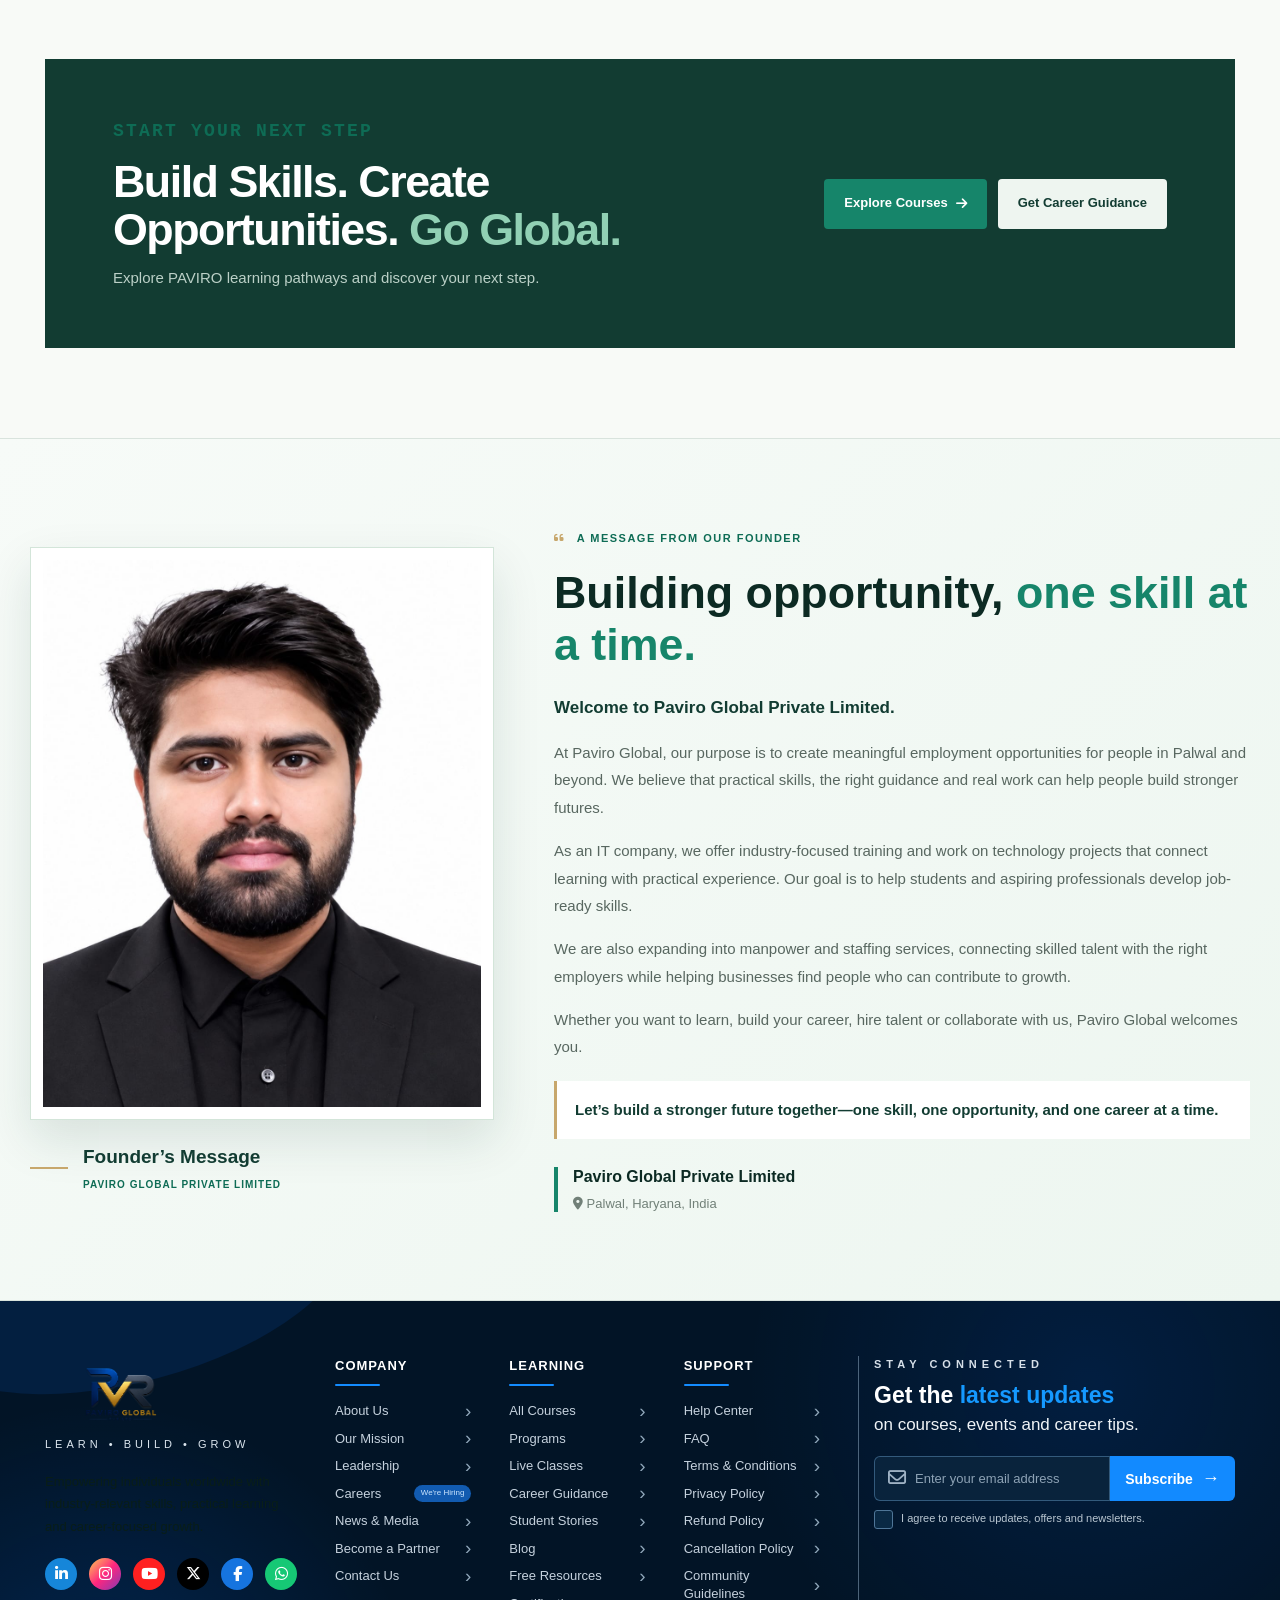
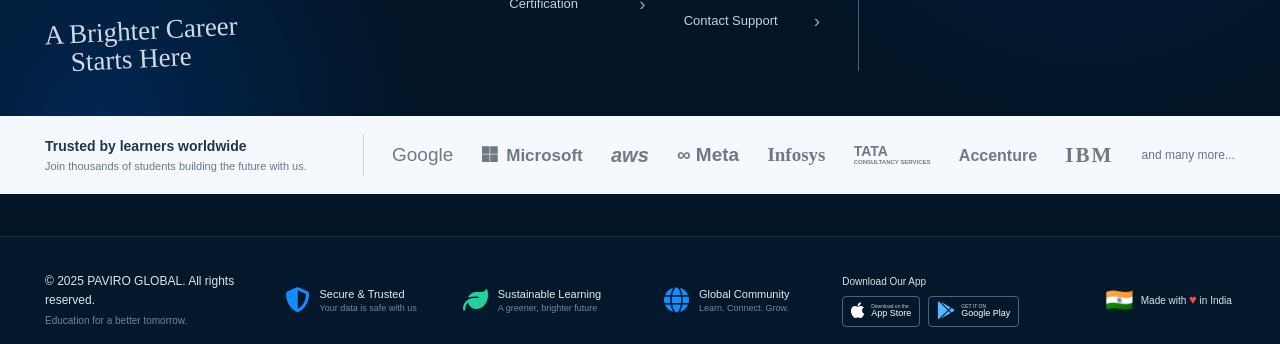
<file: about.html>
<!DOCTYPE html>
<html lang="en">

<head>
    <meta charset="UTF-8">
    <meta name="viewport" content="width=device-width, initial-scale=1.0">
    <meta name="description"
        content="About PAVIRO GLOBAL — practical education, technology-enabled learning and career-focused growth.">
    <title>About | PAVIRO GLOBAL</title>
     <link rel="icon" type="image/png" href="./logo%20(2).png">

    <link rel="stylesheet" href="https://cdnjs.cloudflare.com/ajax/libs/font-awesome/6.5.2/css/all.min.css">
    <link rel="stylesheet" href="about.css">
    <script src="./navigation.js" defer></script>
</head>

<body>

    <!-- ================= ANNOUNCEMENT BAR ================= -->

    <div class="announcement-bar">

        <div class="announcement-left">

            <span class="announcement-badge">
                NEW BATCHES
            </span>

            <span class="announcement-text">
                Q3 Global Career Pathways &amp; AI Engineering Fellowships Now Open for Registration
            </span>

        </div>

        <a href="./courses.html" class="schedule-link">
            View Schedule →
        </a>

    </div>


    <!-- ================= NAVBAR ================= -->

    <header class="navbar">

        <div class="nav-container">

            <!-- LOGO -->
            <img class="logo" src="./logo (2).png" alt="PAVIRO GLOBAL PVT LTD">

            <!-- MOBILE MENU BUTTON -->

            <button type="button" class="menu-icon" aria-controls="site-navigation" aria-expanded="false"
                aria-label="Open navigation menu">
                <span></span>
                <span></span>
                <span></span>
            </button>


            <!-- NAVIGATION -->

            <nav id="site-navigation" class="nav-menu" aria-label="Primary navigation">

                <a href="./index.html">
                    Home
                </a>

                <a href="./about.html" class="active">
                    About
                </a>

                <!-- ================= COURSES DROPDOWN ================= -->

<div class="courses-nav-dropdown">

                    <button type="button" class="courses-nav-btn" aria-expanded="false" aria-controls="courses-submenu"
                        aria-haspopup="true">
        Courses
        <i class="fa-solid fa-chevron-down"></i>
    </button>

                    <div id="courses-submenu" class="courses-nav-menu" hidden>

        <a href="./courses.html#course-data-science-gen-ai">
            Data Science With Gen AI
        </a>

        <a href="./courses.html#course-data-science-python">
            Data Science Using Python
        </a>

        <a href="./courses.html#course-machine-learning">
            Machine Learning &amp; Deep Learning
        </a>

        <a href="./courses.html#course-ai-python">
            Artificial Intelligence Using Python
        </a>

        <a href="./courses.html#course-excel">
            Excel – Basics To Advance
        </a>

        <a href="./courses.html#course-tableau">
            Tableau
        </a>

        <a href="./courses.html#course-power-bi">
            Power BI
        </a>

        <a href="./courses.html#course-business-analytics">
            Business Analytics
        </a>

        <a href="./courses.html#course-data-analytics-python">
            Data Analytics Using Python
        </a>

        <a href="./courses.html#course-python-programming">
            Python Programming Course
        </a>

        <a href="./courses.html#course-mysql">
            MySQL
        </a>

        <a href="./courses.html#course-full-stack-java">
            Full Stack Development Using Java
        </a>

        <a href="./courses.html#course-full-stack-python">
            Full Stack Development Using Python
        </a>

    </div>

</div>

                <a href="./career.html">
                    Career Guidance
                </a>

                <a href="./resources.html">
                    Resources
                </a>

                <a href="./blog.html">
                    Blog
                </a>

                <a href="./contact.html">
                    Contact
                </a>

                <!-- <a href="./login.html" class="profile-button">
                    <i class="fa-solid fa-user"></i>

                </a> -->

            </nav>

        </div>

    </header>

    <main>

        <!-- HERO -->
        <section class="about-hero">
            <div class="hero-content">
                <span class="eyebrow">ABOUT PAVIRO GLOBAL</span>

                <h1>
                    Education that
                    <span>moves you forward.</span>
                </h1>

                <p>
                    PAVIRO GLOBAL is an education-focused platform built around
                    practical learning, technology, career direction and global opportunity.
                </p>

                <div class="hero-buttons">
                    <a href="./courses.html" class="btn btn-primary">
                        Explore Courses <i class="fa-solid fa-arrow-right"></i>
                    </a>
                    <a href="./career.html" class="btn btn-outline">
                        Career Guidance
                    </a>
                </div>
            </div>

            <div class="about-visual">
                <img src="./about image 1.png" alt="PAVIRO GLOBAL learning and career growth">
            </div>

        </section>

        <!-- WHO WE ARE -->
        <section class="section brand-section">
            <div class="section-label">WHO WE ARE</div>

            <div class="brand-grid">
                <div class="brand-heading">
                    <h2>
                        Connecting <span>learning</span>
                        with opportunity.
                    </h2>
                </div>

                <div class="brand-content">
                    <p>
                        PAVIRO GLOBAL is being designed as a premium education and
                        technology platform that brings learning, practical development
                        and career direction into one connected experience.
                    </p>

                    <p>
                        The platform is intended to help learners understand their goals,
                        develop relevant skills, apply what they learn and move toward
                        meaningful opportunities.
                    </p>

                    <div class="small-note">
                        <span></span>
                        Education • Technology • Practical Growth
                    </div>
                </div>
            </div>
        </section>

        <!-- MISSION / VISION -->
        <section class="mission-section">
            <div class="section">

                <div class="section-intro">
                    <span class="section-label">OUR DIRECTION</span>
                    <h2>What drives PAVIRO</h2>
                </div>

                <div class="mission-grid">

                    <article class="mission-card dark-card">

                        <div class="card-icon">
                            <i class="fa-solid fa-bullseye"></i>
                        </div>

                        <span class="card-label">OUR MISSION</span>

                        <h3>
                            Make learning practical,
                            purposeful and career-oriented.
                        </h3>

                        <p>
                            PAVIRO focuses on connecting relevant education with practical
                            learning, structured learning paths and career guidance.
                        </p>
                    </article>

                    <article class="mission-card light-card">

                        <div class="card-icon">
                            <i class="fa-solid fa-compass"></i>
                        </div>

                        <span class="card-label">OUR VISION</span>

                        <h3>
                            Build a connected learning
                            ecosystem with a global outlook.
                        </h3>

                        <p>
                            The platform is designed to bring education, technology,
                            practical growth and opportunity together.
                        </p>
                    </article>

                </div>
            </div>
        </section>

        <!-- LEARNING PHILOSOPHY -->
        <section class="section philosophy-section">
            <div class="philosophy-grid">

                <div class="philosophy-heading">
                    <span class="section-label">LEARNING PHILOSOPHY</span>

                    <h2>
                        Learn. <span>Practice.</span> Grow.
                    </h2>

                    <p>
                        Learning becomes more meaningful when knowledge can be connected
                        with practice and a clear direction.
                    </p>
                </div>

                <div class="philosophy-list">

                    <div class="philosophy-item">
                        <span>01</span>
                        <div>
                            <h3>Relevant Learning</h3>
                            <p>Focus on skills relevant to an evolving digital environment.</p>
                        </div>
                    </div>

                    <div class="philosophy-item">
                        <span>02</span>
                        <div>
                            <h3>Practical Application</h3>
                            <p>Turn concepts into understanding through practical work.</p>
                        </div>
                    </div>

                    <div class="philosophy-item">
                        <span>03</span>
                        <div>
                            <h3>Career Direction</h3>
                            <p>Connect learning with meaningful next steps.</p>
                        </div>
                    </div>

                    <div class="philosophy-item">
                        <span>04</span>
                        <div>
                            <h3>Continuous Growth</h3>
                            <p>Keep learning adaptable as skills and opportunities evolve.</p>
                        </div>
                    </div>

                </div>
            </div>
        </section>

        <!-- PRACTICAL EDUCATION -->
        <section class="practical-section">
            <div class="section">
                <div class="practical-grid">

                    <div class="practical-heading">
                        <span class="section-label">PRACTICAL EDUCATION</span>

                        <h2>
                            From knowing <span>to doing.</span>
                        </h2>

                        <p>
                            PAVIRO's approach is designed to connect learning with practical
                            growth instead of keeping education limited to theory.
                        </p>
                    </div>

                    <div class="practical-steps">

                        <div class="step">
                            <div class="step-icon"><i class="fa-solid fa-lightbulb"></i></div>
                            <div>
                                <h3>Understand</h3>
                                <p>Build a strong foundation.</p>
                            </div>
                        </div>

                        <div class="step">
                            <div class="step-icon"><i class="fa-solid fa-screwdriver-wrench"></i></div>
                            <div>
                                <h3>Practice</h3>
                                <p>Apply concepts through practice.</p>
                            </div>
                        </div>

                        <div class="step">
                            <div class="step-icon"><i class="fa-solid fa-chart-line"></i></div>
                            <div>
                                <h3>Grow</h3>
                                <p>Build confidence and capability.</p>
                            </div>
                        </div>

                        <div class="step">
                            <div class="step-icon"><i class="fa-solid fa-arrow-up-right-dots"></i></div>
                            <div>
                                <h3>Move Forward</h3>
                                <p>Work toward meaningful opportunities.</p>
                            </div>
                        </div>

                    </div>
                </div>
            </div>
        </section>

        <!-- TECHNOLOGY -->
        <section class="section technology-section">
            <div class="technology-box">

                <div class="technology-content">
                    <span class="section-label">TECHNOLOGY-ENABLED LEARNING</span>

                    <h2>
                        Technology that <span>supports learning.</span>
                    </h2>

                    <p>
                        PAVIRO is planned as a connected digital ecosystem where course
                        discovery, learning experiences, career guidance and future LMS
                        capabilities can work together.
                    </p>

                    <div class="technology-points">

                        <div>
                            <i class="fa-solid fa-layer-group"></i>
                            <span>Connected learning experience</span>
                        </div>

                        <div>
                            <i class="fa-solid fa-laptop-code"></i>
                            <span>Technology-supported learning</span>
                        </div>

                        <div>
                            <i class="fa-solid fa-chart-line"></i>
                            <span>Progress and practical development</span>
                        </div>

                        <div>
                            <i class="fa-solid fa-shield-halved"></i>
                            <span>Secure digital foundation</span>
                        </div>

                    </div>
                </div>

                <div class="technology-visual">

    <img
        src="./about image 2.png"
        alt="Technology enabled learning at PAVIRO GLOBAL"
        class="technology-image">

</div>

            </div>
        </section>

        <!-- CAREER -->
        <section class="career-section">
            <div class="section">
                <div class="career-grid">

                    <div>
                        <span class="section-label">CAREER ORIENTATION</span>

                        <h2>
                            Make the <span>next step</span> clearer.
                        </h2>
                    </div>

                    <div class="career-content">
                        <p>
                            PAVIRO includes career guidance as a dedicated part of the learner
                            journey. The approach connects goals, skill gaps, learning paths
                            and practical growth with the next opportunity.
                        </p>

                        <a href="./career.html">
                            Explore Career Guidance
                            <i class="fa-solid fa-arrow-right"></i>
                        </a>
                    </div>

                </div>
            </div>
        </section>

        <!-- JOURNEY -->
        <section class="section journey-section">

            <div class="center-heading">
                <span class="section-label">THE PAVIRO JOURNEY</span>
                <h2>Goal to Opportunity</h2>
                <p>
                    A simple pathway connecting direction, skills and practical growth.
                </p>
            </div>

            <div class="journey">

                <div class="journey-item">
                    <span>01</span>
                    <i class="fa-solid fa-bullseye"></i>
                    <h3>Explore</h3>
                </div>

                <div class="journey-arrow">→</div>

                <div class="journey-item">
                    <span>02</span>
                    <i class="fa-solid fa-puzzle-piece"></i>
                    <h3>Skill Gap</h3>
                </div>

                <div class="journey-arrow">→</div>

                <div class="journey-item">
                    <span>03</span>
                    <i class="fa-solid fa-route"></i>
                    <h3>Learning Path</h3>
                </div>

                <div class="journey-arrow">→</div>

                <div class="journey-item">
                    <span>04</span>
                    <i class="fa-solid fa-screwdriver-wrench"></i>
                    <h3>Practical Growth</h3>
                </div>

                <div class="journey-arrow">→</div>

                <div class="journey-item highlight">
                    <span>05</span>
                    <i class="fa-solid fa-arrow-up-right-dots"></i>
                    <h3>Opportunity</h3>
                </div>

            </div>
        </section>

        <!-- CTA -->
        <section class="final-cta">

            <div>
                <span class="section-label">START YOUR NEXT STEP</span>

                <h2>
                    Build Skills. Create Opportunities.
                    <span>Go Global.</span>
                </h2>

                <p>
                    Explore PAVIRO learning pathways and discover your next step.
                </p>
            </div>

            <div class="cta-buttons">
                <a href="./courses.html" class="btn btn-primary">
                    Explore Courses <i class="fa-solid fa-arrow-right"></i>
                </a>

                <a href="./career.html" class="btn btn-light">
                    Get Career Guidance
                </a>
            </div>

        </section>

    </main>


    
<!-- FOUNDER'S MESSAGE SECTION -->
<section class="founder-message-section">
    <div class="founder-message-container">

        <div class="founder-photo-column">
            <div class="founder-photo-frame">
                <img
                    src="./founder pic.jpeg"
                    alt="PAVIRO GLOBAL Founder"
                    class="founder-photo"
                >
            </div>

            <div class="founder-photo-caption">
                <span class="founder-caption-line"></span>
                <div>
                    <h3>Founder’s Message</h3>
                    <p>PAVIRO GLOBAL PRIVATE LIMITED</p>
                </div>
            </div>
        </div>

        <div class="founder-message-content">
            <span class="founder-eyebrow">
                <i class="fa-solid fa-quote-left"></i>
                A MESSAGE FROM OUR FOUNDER
            </span>

            <h2>
                Building opportunity,
                <span>one skill at a time.</span>
            </h2>

            <p class="founder-welcome">
                Welcome to Paviro Global Private Limited.
            </p>

            <p>
                At Paviro Global, our purpose is to create meaningful
                employment opportunities for people in Palwal and beyond.
                We believe that practical skills, the right guidance and
                real work can help people build stronger futures.
            </p>

            <p>
                As an IT company, we offer industry-focused training and
                work on technology projects that connect learning with
                practical experience. Our goal is to help students and
                aspiring professionals develop job-ready skills.
            </p>

            <p>
                We are also expanding into manpower and staffing services,
                connecting skilled talent with the right employers while
                helping businesses find people who can contribute to growth.
            </p>

            <p>
                Whether you want to learn, build your career, hire talent
                or collaborate with us, Paviro Global welcomes you.
            </p>

            <p class="founder-closing">
                Let’s build a stronger future together—one skill,
                one opportunity, and one career at a time.
            </p>

            <div class="founder-signature">
                <span class="signature-rule"></span>
                <div>
                    <strong>Paviro Global Private Limited</strong>
                    <span>
                        <i class="fa-solid fa-location-dot"></i>
                        Palwal, Haryana, India
                    </span>
                </div>
            </div>
        </div>

    </div>
</section>


    <!-- ================= HOME MASTER FOOTER ================= -->

    <footer class="site-footer">


    <!-- =====================================================
         MAIN FOOTER
    ====================================================== -->

    <div class="footer-main">

        <div class="footer-container">


            <!-- =================================================
                 BRAND COLUMN
            ================================================== -->

            <div class="footer-brand">

                <a href="./index.html" class="footer-logo">
                    <img src="./logo (2).png"
                         alt="PAVIRO GLOBAL">
                </a>


                <div class="footer-tagline">
                    LEARN • BUILD • GROW
                </div>


                <p class="footer-description">
                    Empowering individuals worldwide with
                    industry-relevant skills, practical learning
                    and career-focused growth.
                </p>


                <!-- SOCIAL ICONS -->

                <div class="footer-socials">

                    <a href="#" aria-label="LinkedIn">
                        <i class="fa-brands fa-linkedin-in"></i>
                    </a>

                    <a href="https://www.instagram.com/paviro333?utm_source=ig_web_button_share_sheet&stkn=ZDNlZDc0MzIxNw==" aria-label="Instagram">
                        <i class="fa-brands fa-instagram"></i>
                    </a>

                    <a href="#" aria-label="YouTube">
                        <i class="fa-brands fa-youtube"></i>
                    </a>

                    <a href="#" aria-label="X">
                        <i class="fa-brands fa-x-twitter"></i>
                    </a>

                    <a href="#" aria-label="Facebook">
                        <i class="fa-brands fa-facebook-f"></i>
                    </a>

                    <a href="#" aria-label="WhatsApp">
                        <i class="fa-brands fa-whatsapp"></i>
                    </a>

                </div>


                <div class="footer-slogan">
                    A Brighter Career<br>
                    <span>Starts Here</span>
                </div>

            </div>



            <!-- =================================================
                 COMPANY
            ================================================== -->

            <div class="footer-column">

                <h3>
                    COMPANY
                </h3>

                <div class="footer-heading-line"></div>


                <ul>

                    <li>
                        <a href="./about.html">
                            About Us
                            <span>›</span>
                        </a>
                    </li>

                    <li>
                        <a href="./about.html">
                            Our Mission
                            <span>›</span>
                        </a>
                    </li>

                    <li>
                        <a href="#">
                            Leadership
                            <span>›</span>
                        </a>
                    </li>

                    <li>
                        <a href="./career.html">
                            Careers

                            <small>
                                We're Hiring
                            </small>
                        </a>
                    </li>

                    <li>
                        <a href="#">
                            News &amp; Media
                            <span>›</span>
                        </a>
                    </li>

                    <li>
                        <a href="#">
                            Become a Partner
                            <span>›</span>
                        </a>
                    </li>

                    <li>
                        <a href="./contact.html">
                            Contact Us
                            <span>›</span>
                        </a>
                    </li>

                </ul>

            </div>



            <!-- =================================================
                 LEARNING
            ================================================== -->

            <div class="footer-column">

                <h3>
                    LEARNING
                </h3>

                <div class="footer-heading-line"></div>


                <ul>

                    <li>
                        <a href="./courses.html">
                            All Courses
                            <span>›</span>
                        </a>
                    </li>

                    <li>
                        <a href="./courses.html">
                            Programs
                            <span>›</span>
                        </a>
                    </li>

                    <li>
                        <a href="#">
                            Live Classes
                            <span>›</span>
                        </a>
                    </li>

                    <li>
                        <a href="./career.html">
                            Career Guidance
                            <span>›</span>
                        </a>
                    </li>

                    <li>
                        <a href="#">
                            Student Stories
                            <span>›</span>
                        </a>
                    </li>

                    <li>
                        <a href="./blog.html">
                            Blog
                            <span>›</span>
                        </a>
                    </li>

                    <li>
                        <a href="#">
                            Free Resources
                            <span>›</span>
                        </a>
                    </li>

                    <li>
                        <a href="#">
                            Certification
                            <span>›</span>
                        </a>
                    </li>

                </ul>

            </div>



            <!-- =================================================
                 SUPPORT
            ================================================== -->

            <div class="footer-column">

                <h3>
                    SUPPORT
                </h3>

                <div class="footer-heading-line"></div>


                <ul>

                    <li>
                        <a href="#">
                            Help Center
                            <span>›</span>
                        </a>
                    </li>

                    <li>
                        <a href="#">
                            FAQ
                            <span>›</span>
                        </a>
                    </li>

                    <li>
                        <a href="#">
                            Terms &amp; Conditions
                            <span>›</span>
                        </a>
                    </li>

                    <li>
                        <a href="#">
                            Privacy Policy
                            <span>›</span>
                        </a>
                    </li>

                    <li>
                        <a href="#">
                            Refund Policy
                            <span>›</span>
                        </a>
                    </li>

                    <li>
                        <a href="#">
                            Cancellation Policy
                            <span>›</span>
                        </a>
                    </li>

                    <li>
                        <a href="#">
                            Community Guidelines
                            <span>›</span>
                        </a>
                    </li>

                    <li>
                        <a href="./contact.html">
                            Contact Support
                            <span>›</span>
                        </a>
                    </li>

                </ul>

            </div>



            <!-- =================================================
                 NEWSLETTER
            ================================================== -->

            <div class="footer-newsletter">


                <div class="newsletter-title">
                    STAY CONNECTED
                </div>


                <h2>
                    Get the
                    <span>latest updates</span>
                </h2>


                <p>
                    on courses, events and career tips.
                </p>



                <!-- EMAIL FORM -->

                <form class="newsletter-form">

                    <div class="email-box">

                        <i class="fa-regular fa-envelope"></i>

                        <input type="email"
                               placeholder="Enter your email address"
                               aria-label="Email address"
                               required>

                    </div>


                    <button type="submit">
                        Subscribe
                        <span>→</span>
                    </button>

                </form>



                <!-- CHECKBOX -->

                <label class="newsletter-check">

                    <input type="checkbox"
                           required>

                    <span class="custom-check"></span>

                    <span>
                        I agree to receive updates,
                        offers and newsletters.
                    </span>

                </label>

            </div>

        </div>

    </div>



    <!-- =====================================================
         TRUSTED COMPANIES
    ====================================================== -->

    <div class="trusted-section">

        <div class="trusted-container">


            <div class="trusted-text">

                <strong>
                    Trusted by learners worldwide
                </strong>

                <span>
                    Join thousands of students building
                    the future with us.
                </span>

            </div>


            <div class="trusted-divider"></div>


            <div class="company-logos">

                <span class="company-logo google">
                    Google
                </span>

                <span class="company-logo microsoft">
                    <i class="fa-brands fa-microsoft"></i>
                    Microsoft
                </span>

                <span class="company-logo aws">
                    aws
                </span>

                <span class="company-logo meta">
                    ∞ Meta
                </span>

                <span class="company-logo infosys">
                    Infosys
                </span>

                <span class="company-logo tcs">
                    TATA
                    <small>CONSULTANCY SERVICES</small>
                </span>

                <span class="company-logo accenture">
                    Accenture
                </span>

                <span class="company-logo ibm">
                    IBM
                </span>

                <span class="more-companies">
                    and many more...
                </span>

            </div>

        </div>

    </div>



    <!-- =====================================================
         BOTTOM BAR
    ====================================================== -->

    <div class="footer-bottom">

        <div class="bottom-container">


            <!-- COPYRIGHT -->

            <div class="copyright">

                <span>
                    © 2025 PAVIRO GLOBAL.
                    All rights reserved.
                </span>

                <small>
                    Education for a better tomorrow.
                </small>

            </div>



            <!-- SECURE -->

            <div class="bottom-feature">

                <div class="bottom-feature-icon blue">
                    <i class="fa-solid fa-shield-halved"></i>
                </div>

                <div>

                    <strong>
                        Secure &amp; Trusted
                    </strong>

                    <span>
                        Your data is safe with us
                    </span>

                </div>

            </div>



            <!-- SUSTAINABLE -->

            <div class="bottom-feature">

                <div class="bottom-feature-icon green">
                    <i class="fa-solid fa-leaf"></i>
                </div>

                <div>

                    <strong>
                        Sustainable Learning
                    </strong>

                    <span>
                        A greener, brighter future
                    </span>

                </div>

            </div>



            <!-- GLOBAL -->

            <div class="bottom-feature">

                <div class="bottom-feature-icon globe">
                    <i class="fa-solid fa-globe"></i>
                </div>

                <div>

                    <strong>
                        Global Community
                    </strong>

                    <span>
                        Learn. Connect. Grow.
                    </span>

                </div>

            </div>



            <!-- APP -->

            <div class="app-download">

                <span>
                    Download Our App
                </span>

                <div class="app-buttons">

                    <a href="#"
                       class="app-store">

                        <i class="fa-brands fa-apple"></i>

                        <div>
                            <small>
                                Download on the
                            </small>

                            <strong>
                                App Store
                            </strong>
                        </div>

                    </a>


                    <a href="#"
                       class="google-play">

                        <i class="fa-brands fa-google-play"></i>

                        <div>
                            <small>
                                GET IT ON
                            </small>

                            <strong>
                                Google Play
                            </strong>
                        </div>

                    </a>

                </div>

            </div>



            <!-- INDIA -->

            <div class="made-india">

                <span class="india-flag">
                    🇮🇳
                </span>

                <span>
                    Made with
                    <b>♥</b>
                    in India
                </span>

            </div>


        </div>

    </div>


</footer>


</body>

</html>
</file>
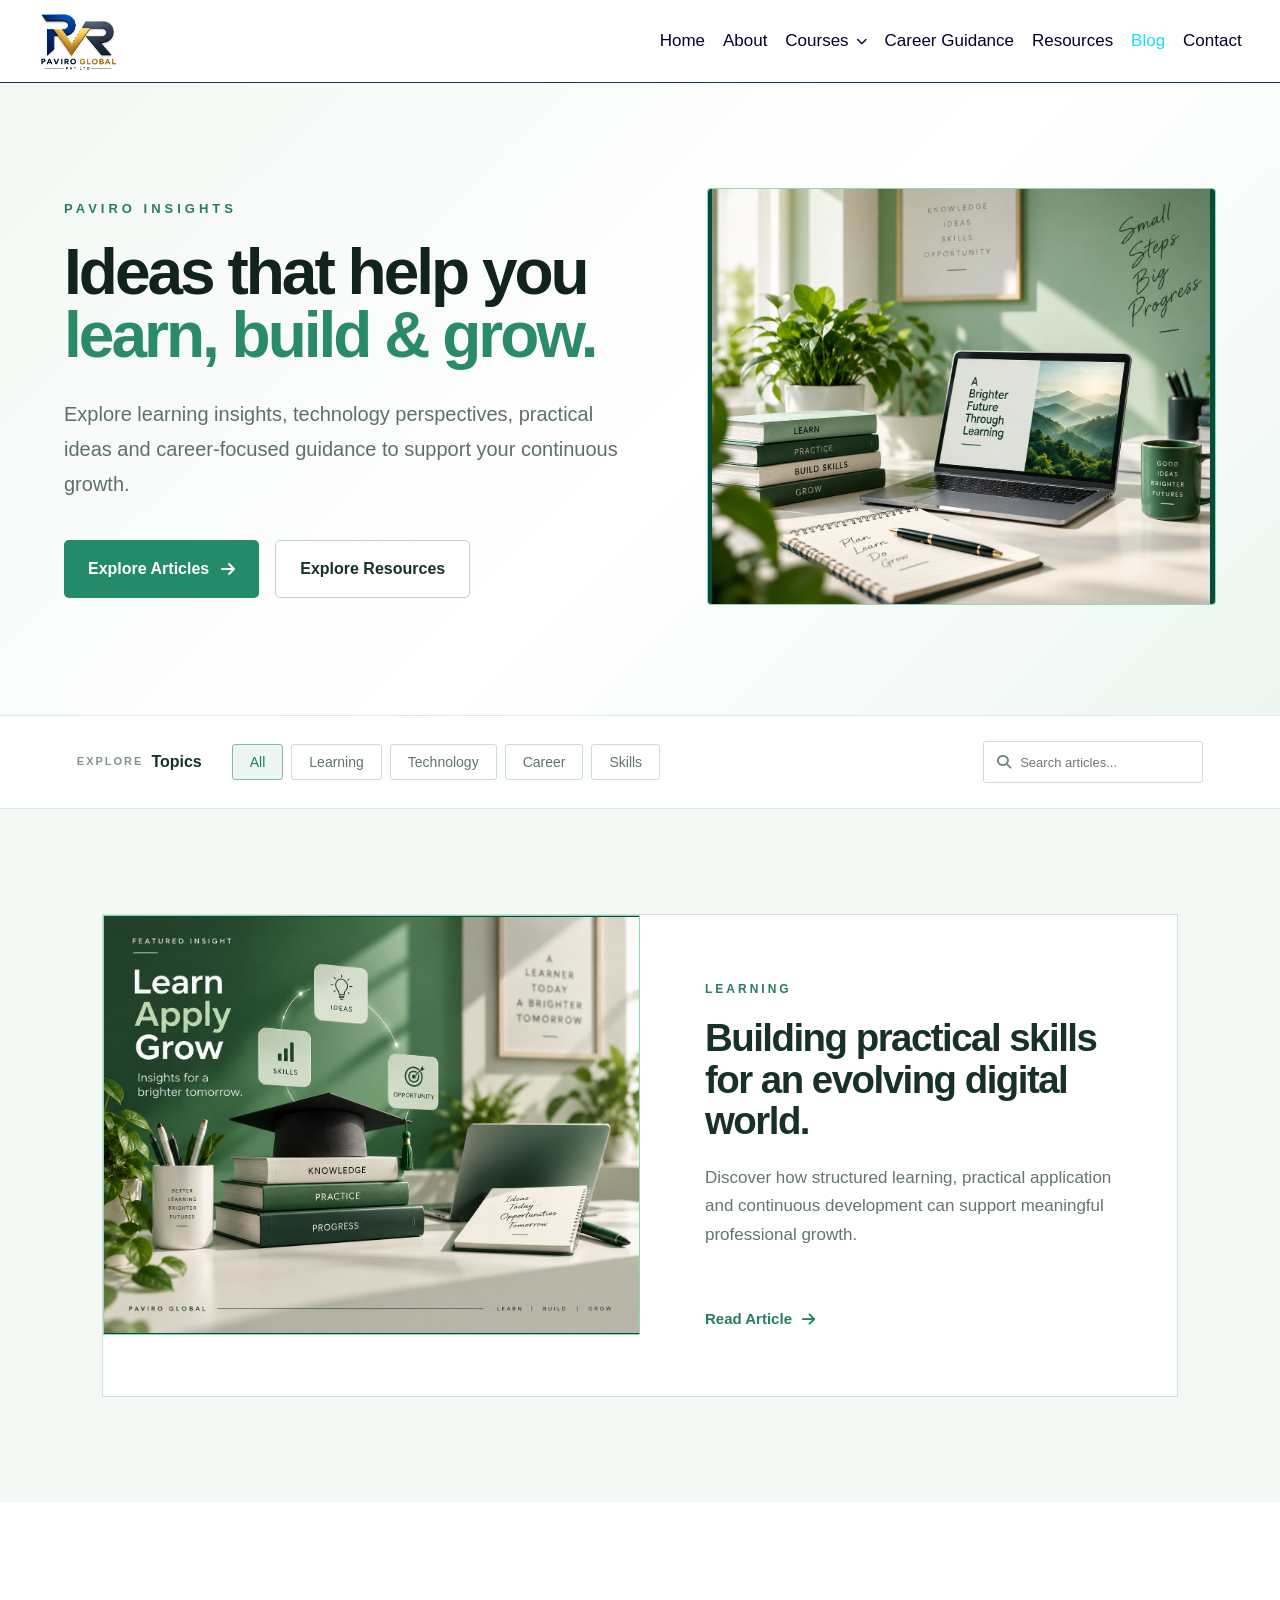
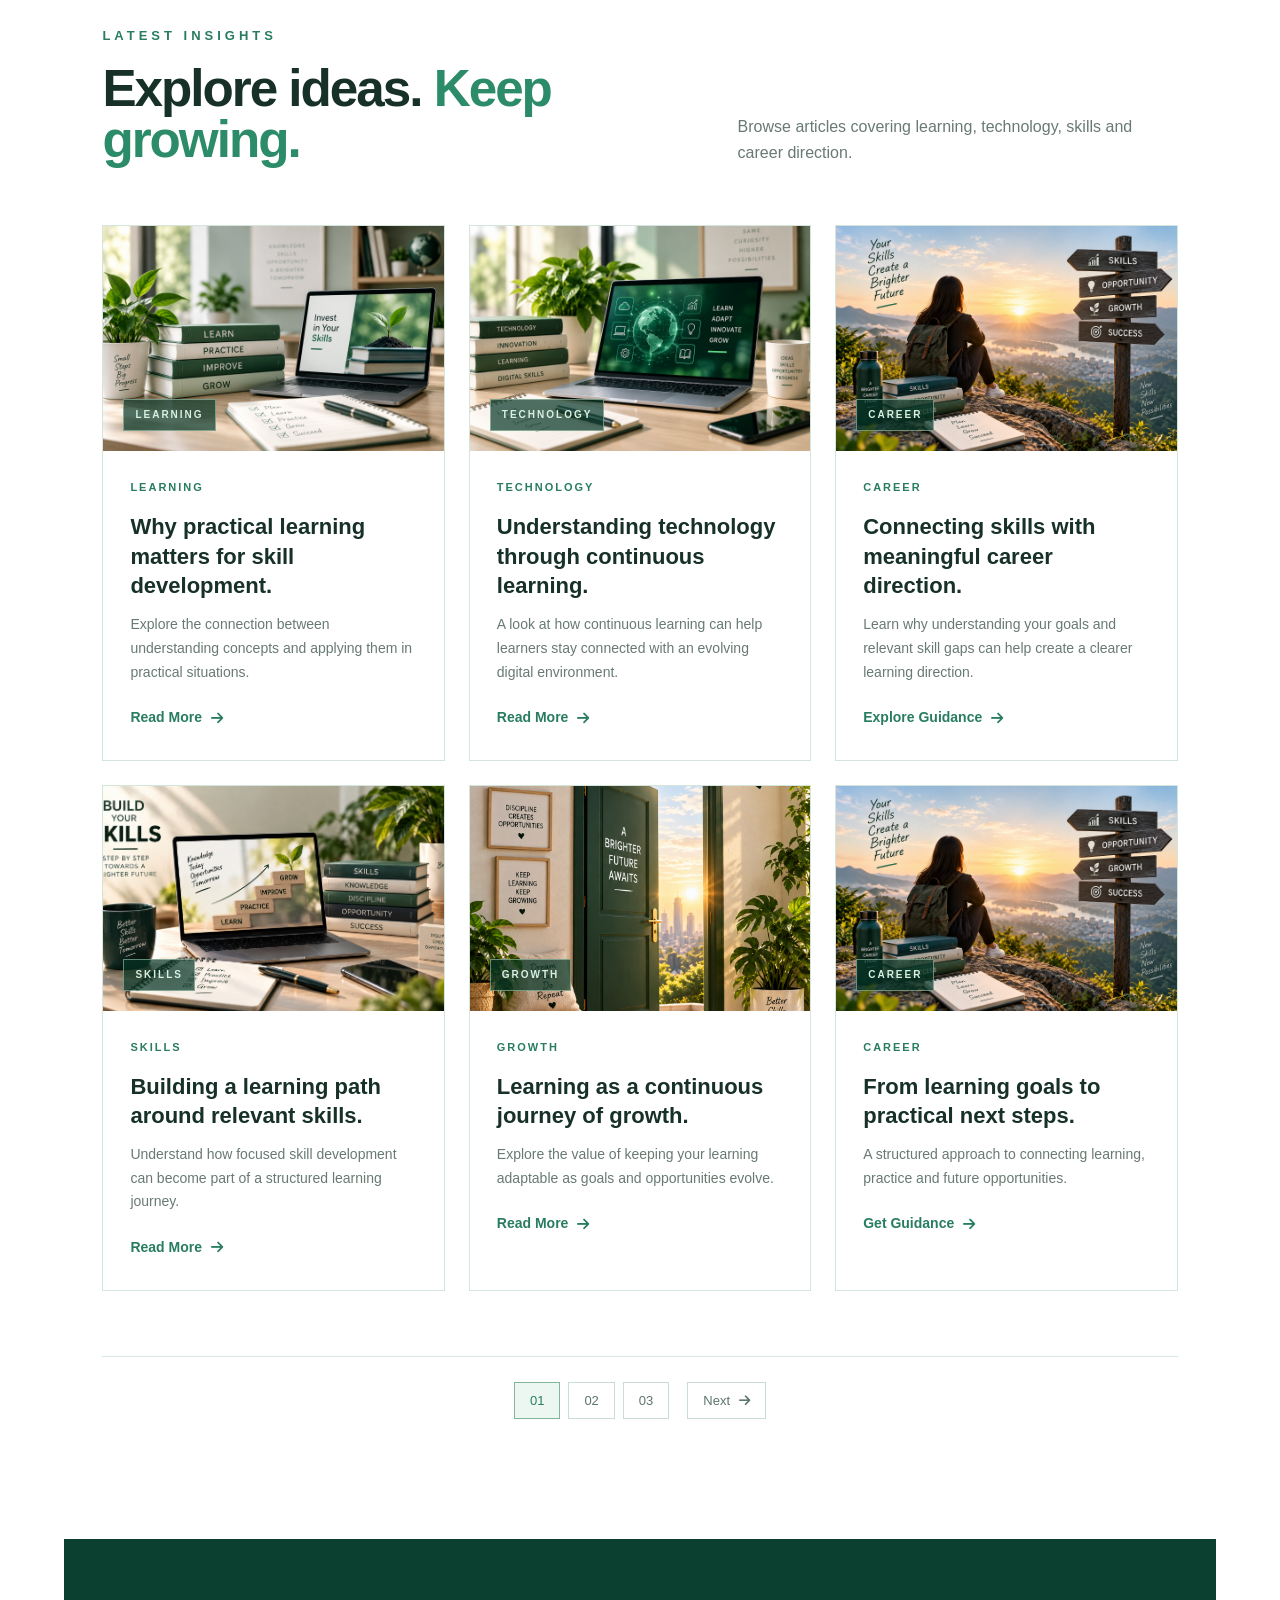
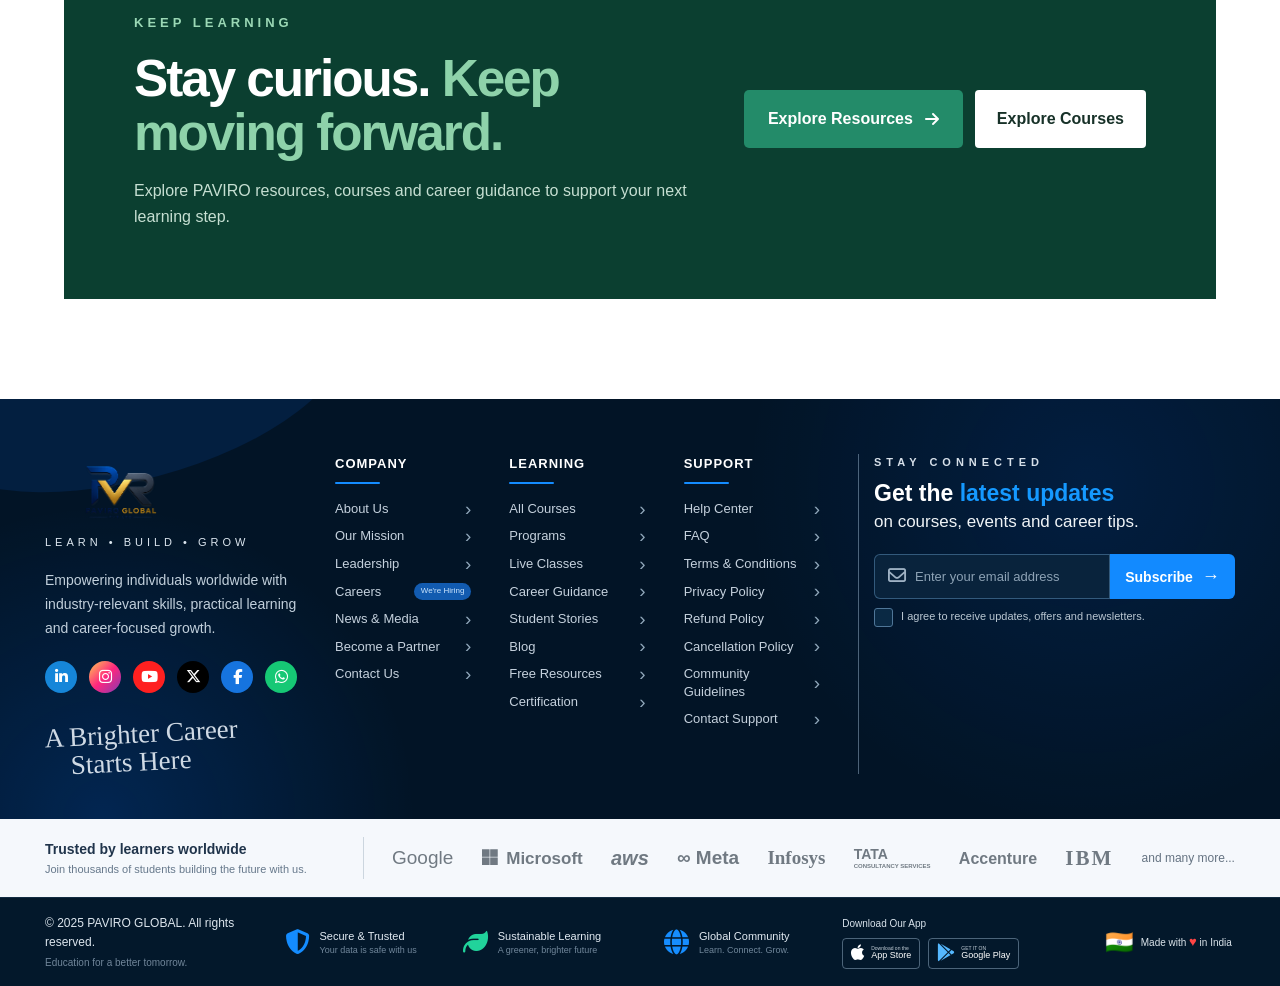
<file: blog.html>
<!DOCTYPE html>
<html lang="en">

<head>

    <meta charset="UTF-8">
    <meta name="viewport" content="width=device-width, initial-scale=1.0">

    <title>Blog | PAVIRO GLOBAL</title>
     <link rel="icon" type="image/png" href="./logo%20(2).png">

    <!-- Font Awesome -->
    <link rel="stylesheet" href="https://cdnjs.cloudflare.com/ajax/libs/font-awesome/6.5.2/css/all.min.css">

    <link rel="stylesheet" href="blog.css">
    <script src="./navigation.js" defer></script>

</head>

<body>


    <!-- ================= NAVBAR ================= -->

    <header class="navbar">

        <div class="nav-container">

            <!-- LOGO -->
            <img class="logo" src="./logo (2).png" alt="PAVIRO GLOBAL PVT LTD">

            <!-- MOBILE MENU BUTTON -->

            <button type="button" class="menu-icon" aria-controls="site-navigation" aria-expanded="false"
                aria-label="Open navigation menu">
                <span></span>
                <span></span>
                <span></span>
            </button>


            <!-- NAVIGATION -->

            <nav id="site-navigation" class="nav-menu" aria-label="Primary navigation">

                <a href="./index.html">
                    Home
                </a>

                <a href="./about.html">
                    About
                </a>

                <!-- ================= COURSES DROPDOWN ================= -->

<div class="courses-nav-dropdown">

                    <button type="button" class="courses-nav-btn" aria-expanded="false" aria-controls="courses-submenu"
                        aria-haspopup="true">
        Courses
        <i class="fa-solid fa-chevron-down"></i>
    </button>

                    <div id="courses-submenu" class="courses-nav-menu" hidden>

        <a href="./courses.html#course-data-science-gen-ai">
            Data Science With Gen AI
        </a>

        <a href="./courses.html#course-data-science-python">
            Data Science Using Python
        </a>

        <a href="./courses.html#course-machine-learning">
            Machine Learning &amp; Deep Learning
        </a>

        <a href="./courses.html#course-ai-python">
            Artificial Intelligence Using Python
        </a>

        <a href="./courses.html#course-excel">
            Excel – Basics To Advance
        </a>

        <a href="./courses.html#course-tableau">
            Tableau
        </a>

        <a href="./courses.html#course-power-bi">
            Power BI
        </a>

        <a href="./courses.html#course-business-analytics">
            Business Analytics
        </a>

        <a href="./courses.html#course-data-analytics-python">
            Data Analytics Using Python
        </a>

        <a href="./courses.html#course-python-programming">
            Python Programming Course
        </a>

        <a href="./courses.html#course-mysql">
            MySQL
        </a>

        <a href="./courses.html#course-full-stack-java">
            Full Stack Development Using Java
        </a>

        <a href="./courses.html#course-full-stack-python">
            Full Stack Development Using Python
        </a>

    </div>

</div>

                <a href="./career.html">
                    Career Guidance
                </a>

                <a href="./resources.html">
                    Resources
                </a>

                <a href="./blog.html" class="active">
                    Blog
                </a>

                <a href="./contact.html">
                    Contact
                </a>

                <!-- <a href="./login.html" class="profile-button">
                    <i class="fa-solid fa-user"></i>

                </a> -->

            </nav>

        </div>

    </header>



    <!-- ================= MAIN ================= -->

    <main>


        <!-- ================= BLOG HERO ================= -->

        <section class="blog-hero">

            <div class="blog-hero-container">


                <div class="blog-hero-content">

                    <span class="section-label">
                        PAVIRO INSIGHTS
                    </span>

                    <h1>

                        Ideas that help you
                        <span>learn, build & grow.</span>

                    </h1>


                    <p>

                        Explore learning insights, technology perspectives,
                        practical ideas and career-focused guidance to
                        support your continuous growth.

                    </p>


                    <div class="hero-buttons">

                        <a href="#articles" class="primary-btn">

                            Explore Articles

                            <i class="fa-solid fa-arrow-right"></i>

                        </a>


                        <a href="./resources.html" class="secondary-btn">

                            Explore Resources

                        </a>

                    </div>

                </div>



                <!-- HERO VISUAL -->


                <div class="hero-visual">
                    <img src="./blog image 1.png" alt="PAVIRO Global Learning Insights">
                </div>


            </div>

        </section>



        <!-- ================= CATEGORY BAR ================= -->

        <section class="category-section">

            <div class="category-container">


                <div class="category-title">

                    <span>
                        EXPLORE
                    </span>

                    <strong>
                        Topics
                    </strong>

                </div>


                <div class="category-list">

                    <button class="category active">
                        All
                    </button>

                    <button class="category">
                        Learning
                    </button>

                    <button class="category">
                        Technology
                    </button>

                    <button class="category">
                        Career
                    </button>

                    <button class="category">
                        Skills
                    </button>

                </div>


                <!-- SEARCH -->

                <div class="blog-search">

                    <i class="fa-solid fa-magnifying-glass"></i>

                    <input type="search" placeholder="Search articles...">

                </div>

            </div>

        </section>



        <!-- ================= FEATURED ARTICLE ================= -->

        <section class="featured-section">

            <div class="featured-container">




                <div class="featured-visual">
                    <img src="./blog image 2.png" alt="PAVIRO Global Featured Insight">
                </div>



                <div class="featured-content">

                    <span class="article-category">
                        LEARNING
                    </span>


                    <h2>
                        Building practical skills
                        for an evolving digital world.
                    </h2>


                    <p>

                        Discover how structured learning,
                        practical application and continuous
                        development can support meaningful
                        professional growth.

                    </p>


                    <div class="article-meta">

                    </div>


                    <a href="#" class="read-btn">

                        Read Article

                        <i class="fa-solid fa-arrow-right"></i>

                    </a>

                </div>

            </div>

        </section>



        <!-- ================= ARTICLES ================= -->

        <section class="articles-section" id="articles">

            <div class="section-heading">


                <div>

                    <span class="section-label">
                        LATEST INSIGHTS
                    </span>

                    <h2>

                        Explore ideas.
                        <span>Keep growing.</span>

                    </h2>

                </div>


                <p>

                    Browse articles covering learning,
                    technology, skills and career direction.

                </p>

            </div>



            <!-- ARTICLE GRID -->

            <div class="article-grid">


                <!-- ARTICLE 01 -->

                <article class="article-card">


                    <div class="article-image image-one">

    <img src="./blog 1.png" alt="Learning">

    <span>
        LEARNING
    </span>

</div>


                    <div class="article-content">

                        <div class="article-top">

                            <span>
                                LEARNING
                            </span>

                        </div>


                        <h3>
                            Why practical learning
                            matters for skill development.
                        </h3>


                        <p>

                            Explore the connection between
                            understanding concepts and applying
                            them in practical situations.

                        </p>


                        <a href="#">

                            Read More

                            <i class="fa-solid fa-arrow-right"></i>

                        </a>

                    </div>

                </article>



                <!-- ARTICLE 02 -->

                <article class="article-card">


                    <div class="article-image image-two">

    <img src="./blog 2.png" alt="Technology">

    <span>
        TECHNOLOGY
    </span>

</div>


                    <div class="article-content">

                        <div class="article-top">

                            <span>
                                TECHNOLOGY
                            </span>

                        </div>


                        <h3>
                            Understanding technology
                            through continuous learning.
                        </h3>


                        <p>

                            A look at how continuous learning
                            can help learners stay connected
                            with an evolving digital environment.

                        </p>


                        <a href="#">

                            Read More

                            <i class="fa-solid fa-arrow-right"></i>

                        </a>

                    </div>

                </article>



                <!-- ARTICLE 03 -->

                <article class="article-card">


                    <div class="article-image image-two">

    <img src="./blog 3.png" alt="Technology">

    <span>
        CAREER
    </span>

</div>


                    <div class="article-content">

                        <div class="article-top">

                            <span>
                                CAREER
                            </span>

                        </div>


                        <h3>
                            Connecting skills with
                            meaningful career direction.
                        </h3>


                        <p>

                            Learn why understanding your goals
                            and relevant skill gaps can help
                            create a clearer learning direction.

                        </p>


                        <a href="./career.html">

                            Explore Guidance

                            <i class="fa-solid fa-arrow-right"></i>

                        </a>

                    </div>

                </article>



                <!-- ARTICLE 04 -->

                <article class="article-card">


                    <div class="article-image image-two">

    <img src="./blog 4.png" alt="Technology">

    <span>
        SKILLS
    </span>

</div>


                    <div class="article-content">

                        <div class="article-top">

                            <span>
                                SKILLS
                            </span>

                        </div>


                        <h3>
                            Building a learning path
                            around relevant skills.
                        </h3>


                        <p>

                            Understand how focused skill development
                            can become part of a structured learning
                            journey.

                        </p>


                        <a href="#">

                            Read More

                            <i class="fa-solid fa-arrow-right"></i>

                        </a>

                    </div>

                </article>



                <!-- ARTICLE 05 -->

                <article class="article-card">


                    <div class="article-image image-two">

    <img src="./blog 5.png" alt="Technology">

    <span>
        GROWTH
    </span>

</div>


                    <div class="article-content">

                        <div class="article-top">

                            <span>
                                GROWTH
                            </span>

                        </div>


                        <h3>
                            Learning as a continuous
                            journey of growth.
                        </h3>


                        <p>

                            Explore the value of keeping your
                            learning adaptable as goals and
                            opportunities evolve.

                        </p>


                        <a href="#">

                            Read More

                            <i class="fa-solid fa-arrow-right"></i>

                        </a>

                    </div>

                </article>



                <!-- ARTICLE 06 -->

                <article class="article-card">


                    <div class="article-image image-two">

    <img src="./blog 3.png" alt="Technology">

    <span>
        CAREER
    </span>

</div>


                    <div class="article-content">

                        <div class="article-top">

                            <span>
                                CAREER
                            </span>


                        </div>


                        <h3>
                            From learning goals
                            to practical next steps.
                        </h3>


                        <p>

                            A structured approach to connecting
                            learning, practice and future
                            opportunities.

                        </p>


                        <a href="./career.html">

                            Get Guidance

                            <i class="fa-solid fa-arrow-right"></i>

                        </a>

                    </div>

                </article>

            </div>



            <!-- PAGINATION -->

            <div class="pagination">

                <button class="page active">
                    01
                </button>

                <button class="page">
                    02
                </button>

                <button class="page">
                    03
                </button>

                <button class="next-page">

                    Next

                    <i class="fa-solid fa-arrow-right"></i>

                </button>

            </div>

        </section>



        <!-- ================= NEWSLETTER / CTA ================= -->

        <section class="blog-cta">

            <div class="cta-content">

                <span class="section-label">
                    KEEP LEARNING
                </span>


                <h2>

                    Stay curious.
                    <span>Keep moving forward.</span>

                </h2>


                <p>

                    Explore PAVIRO resources, courses and career
                    guidance to support your next learning step.

                </p>

            </div>


            <div class="cta-buttons">

                <a href="./resources.html" class="primary-btn">

                    Explore Resources

                    <i class="fa-solid fa-arrow-right"></i>

                </a>


                <a href="./courses.html" class="cta-light">

                    Explore Courses

                </a>

            </div>

        </section>

    </main>



    <!-- ================= FOOTER ================= -->

    <footer class="site-footer">


    <!-- =====================================================
         MAIN FOOTER
    ====================================================== -->

    <div class="footer-main">

        <div class="footer-container">


            <!-- =================================================
                 BRAND COLUMN
            ================================================== -->

            <div class="footer-brand">

                <a href="./index.html" class="footer-logo">
                    <img src="./logo (2).png"
                         alt="PAVIRO GLOBAL">
                </a>


                <div class="footer-tagline">
                    LEARN • BUILD • GROW
                </div>


                <p class="footer-description">
                    Empowering individuals worldwide with
                    industry-relevant skills, practical learning
                    and career-focused growth.
                </p>


                <!-- SOCIAL ICONS -->

                <div class="footer-socials">

                    <a href="#" aria-label="LinkedIn">
                        <i class="fa-brands fa-linkedin-in"></i>
                    </a>

                    <a href="https://www.instagram.com/paviro333?utm_source=ig_web_button_share_sheet&stkn=ZDNlZDc0MzIxNw==" aria-label="Instagram">
                        <i class="fa-brands fa-instagram"></i>
                    </a>

                    <a href="#" aria-label="YouTube">
                        <i class="fa-brands fa-youtube"></i>
                    </a>

                    <a href="#" aria-label="X">
                        <i class="fa-brands fa-x-twitter"></i>
                    </a>

                    <a href="#" aria-label="Facebook">
                        <i class="fa-brands fa-facebook-f"></i>
                    </a>

                    <a href="#" aria-label="WhatsApp">
                        <i class="fa-brands fa-whatsapp"></i>
                    </a>

                </div>


                <div class="footer-slogan">
                    A Brighter Career<br>
                    <span>Starts Here</span>
                </div>

            </div>



            <!-- =================================================
                 COMPANY
            ================================================== -->

            <div class="footer-column">

                <h3>
                    COMPANY
                </h3>

                <div class="footer-heading-line"></div>


                <ul>

                    <li>
                        <a href="./about.html">
                            About Us
                            <span>›</span>
                        </a>
                    </li>

                    <li>
                        <a href="./about.html">
                            Our Mission
                            <span>›</span>
                        </a>
                    </li>

                    <li>
                        <a href="#">
                            Leadership
                            <span>›</span>
                        </a>
                    </li>

                    <li>
                        <a href="./career.html">
                            Careers

                            <small>
                                We're Hiring
                            </small>
                        </a>
                    </li>

                    <li>
                        <a href="#">
                            News &amp; Media
                            <span>›</span>
                        </a>
                    </li>

                    <li>
                        <a href="#">
                            Become a Partner
                            <span>›</span>
                        </a>
                    </li>

                    <li>
                        <a href="./contact.html">
                            Contact Us
                            <span>›</span>
                        </a>
                    </li>

                </ul>

            </div>



            <!-- =================================================
                 LEARNING
            ================================================== -->

            <div class="footer-column">

                <h3>
                    LEARNING
                </h3>

                <div class="footer-heading-line"></div>


                <ul>

                    <li>
                        <a href="./courses.html">
                            All Courses
                            <span>›</span>
                        </a>
                    </li>

                    <li>
                        <a href="./courses.html">
                            Programs
                            <span>›</span>
                        </a>
                    </li>

                    <li>
                        <a href="#">
                            Live Classes
                            <span>›</span>
                        </a>
                    </li>

                    <li>
                        <a href="./career.html">
                            Career Guidance
                            <span>›</span>
                        </a>
                    </li>

                    <li>
                        <a href="#">
                            Student Stories
                            <span>›</span>
                        </a>
                    </li>

                    <li>
                        <a href="./blog.html">
                            Blog
                            <span>›</span>
                        </a>
                    </li>

                    <li>
                        <a href="#">
                            Free Resources
                            <span>›</span>
                        </a>
                    </li>

                    <li>
                        <a href="#">
                            Certification
                            <span>›</span>
                        </a>
                    </li>

                </ul>

            </div>



            <!-- =================================================
                 SUPPORT
            ================================================== -->

            <div class="footer-column">

                <h3>
                    SUPPORT
                </h3>

                <div class="footer-heading-line"></div>


                <ul>

                    <li>
                        <a href="#">
                            Help Center
                            <span>›</span>
                        </a>
                    </li>

                    <li>
                        <a href="#">
                            FAQ
                            <span>›</span>
                        </a>
                    </li>

                    <li>
                        <a href="#">
                            Terms &amp; Conditions
                            <span>›</span>
                        </a>
                    </li>

                    <li>
                        <a href="#">
                            Privacy Policy
                            <span>›</span>
                        </a>
                    </li>

                    <li>
                        <a href="#">
                            Refund Policy
                            <span>›</span>
                        </a>
                    </li>

                    <li>
                        <a href="#">
                            Cancellation Policy
                            <span>›</span>
                        </a>
                    </li>

                    <li>
                        <a href="#">
                            Community Guidelines
                            <span>›</span>
                        </a>
                    </li>

                    <li>
                        <a href="./contact.html">
                            Contact Support
                            <span>›</span>
                        </a>
                    </li>

                </ul>

            </div>



            <!-- =================================================
                 NEWSLETTER
            ================================================== -->

            <div class="footer-newsletter">


                <div class="newsletter-title">
                    STAY CONNECTED
                </div>


                <h2>
                    Get the
                    <span>latest updates</span>
                </h2>


                <p>
                    on courses, events and career tips.
                </p>



                <!-- EMAIL FORM -->

                <form class="newsletter-form">

                    <div class="email-box">

                        <i class="fa-regular fa-envelope"></i>

                        <input type="email"
                               placeholder="Enter your email address"
                               aria-label="Email address"
                               required>

                    </div>


                    <button type="submit">
                        Subscribe
                        <span>→</span>
                    </button>

                </form>



                <!-- CHECKBOX -->

                <label class="newsletter-check">

                    <input type="checkbox"
                           required>

                    <span class="custom-check"></span>

                    <span>
                        I agree to receive updates,
                        offers and newsletters.
                    </span>

                </label>

            </div>

        </div>

    </div>



    <!-- =====================================================
         TRUSTED COMPANIES
    ====================================================== -->

    <div class="trusted-section">

        <div class="trusted-container">


            <div class="trusted-text">

                <strong>
                    Trusted by learners worldwide
                </strong>

                <span>
                    Join thousands of students building
                    the future with us.
                </span>

            </div>


            <div class="trusted-divider"></div>


            <div class="company-logos">

                <span class="company-logo google">
                    Google
                </span>

                <span class="company-logo microsoft">
                    <i class="fa-brands fa-microsoft"></i>
                    Microsoft
                </span>

                <span class="company-logo aws">
                    aws
                </span>

                <span class="company-logo meta">
                    ∞ Meta
                </span>

                <span class="company-logo infosys">
                    Infosys
                </span>

                <span class="company-logo tcs">
                    TATA
                    <small>CONSULTANCY SERVICES</small>
                </span>

                <span class="company-logo accenture">
                    Accenture
                </span>

                <span class="company-logo ibm">
                    IBM
                </span>

                <span class="more-companies">
                    and many more...
                </span>

            </div>

        </div>

    </div>



    <!-- =====================================================
         BOTTOM BAR
    ====================================================== -->

    <div class="footer-bottom">

        <div class="bottom-container">


            <!-- COPYRIGHT -->

            <div class="copyright">

                <span>
                    © 2025 PAVIRO GLOBAL.
                    All rights reserved.
                </span>

                <small>
                    Education for a better tomorrow.
                </small>

            </div>



            <!-- SECURE -->

            <div class="bottom-feature">

                <div class="bottom-feature-icon blue">
                    <i class="fa-solid fa-shield-halved"></i>
                </div>

                <div>

                    <strong>
                        Secure &amp; Trusted
                    </strong>

                    <span>
                        Your data is safe with us
                    </span>

                </div>

            </div>



            <!-- SUSTAINABLE -->

            <div class="bottom-feature">

                <div class="bottom-feature-icon green">
                    <i class="fa-solid fa-leaf"></i>
                </div>

                <div>

                    <strong>
                        Sustainable Learning
                    </strong>

                    <span>
                        A greener, brighter future
                    </span>

                </div>

            </div>



            <!-- GLOBAL -->

            <div class="bottom-feature">

                <div class="bottom-feature-icon globe">
                    <i class="fa-solid fa-globe"></i>
                </div>

                <div>

                    <strong>
                        Global Community
                    </strong>

                    <span>
                        Learn. Connect. Grow.
                    </span>

                </div>

            </div>



            <!-- APP -->

            <div class="app-download">

                <span>
                    Download Our App
                </span>

                <div class="app-buttons">

                    <a href="#"
                       class="app-store">

                        <i class="fa-brands fa-apple"></i>

                        <div>
                            <small>
                                Download on the
                            </small>

                            <strong>
                                App Store
                            </strong>
                        </div>

                    </a>


                    <a href="#"
                       class="google-play">

                        <i class="fa-brands fa-google-play"></i>

                        <div>
                            <small>
                                GET IT ON
                            </small>

                            <strong>
                                Google Play
                            </strong>
                        </div>

                    </a>

                </div>

            </div>



            <!-- INDIA -->

            <div class="made-india">

                <span class="india-flag">
                    🇮🇳
                </span>

                <span>
                    Made with
                    <b>♥</b>
                    in India
                </span>

            </div>


        </div>

    </div>


</footer>


<script>

document.addEventListener("DOMContentLoaded", function () {

    const dropdown =
        document.querySelector(".courses-nav-dropdown");

    const button =
        document.querySelector(".courses-nav-btn");


    if (!dropdown || !button) {
        return;
    }


    /* COURSES BUTTON CLICK */

    button.addEventListener("click", function (event) {

        event.stopPropagation();

        dropdown.classList.toggle("open");

    });


    /* CLICK OUTSIDE */

    document.addEventListener("click", function (event) {

        if (!dropdown.contains(event.target)) {

            dropdown.classList.remove("open");

        }

    });


    /* COURSE SELECT */

    const links =
        dropdown.querySelectorAll(".courses-nav-menu a");


    links.forEach(function (link) {

        link.addEventListener("click", function () {

            dropdown.classList.remove("open");

        });

    });


    /* ESC KEY */

    document.addEventListener("keydown", function (event) {

        if (event.key === "Escape") {

            dropdown.classList.remove("open");

        }

    });

});

</script>
</body>

</html>
</file>
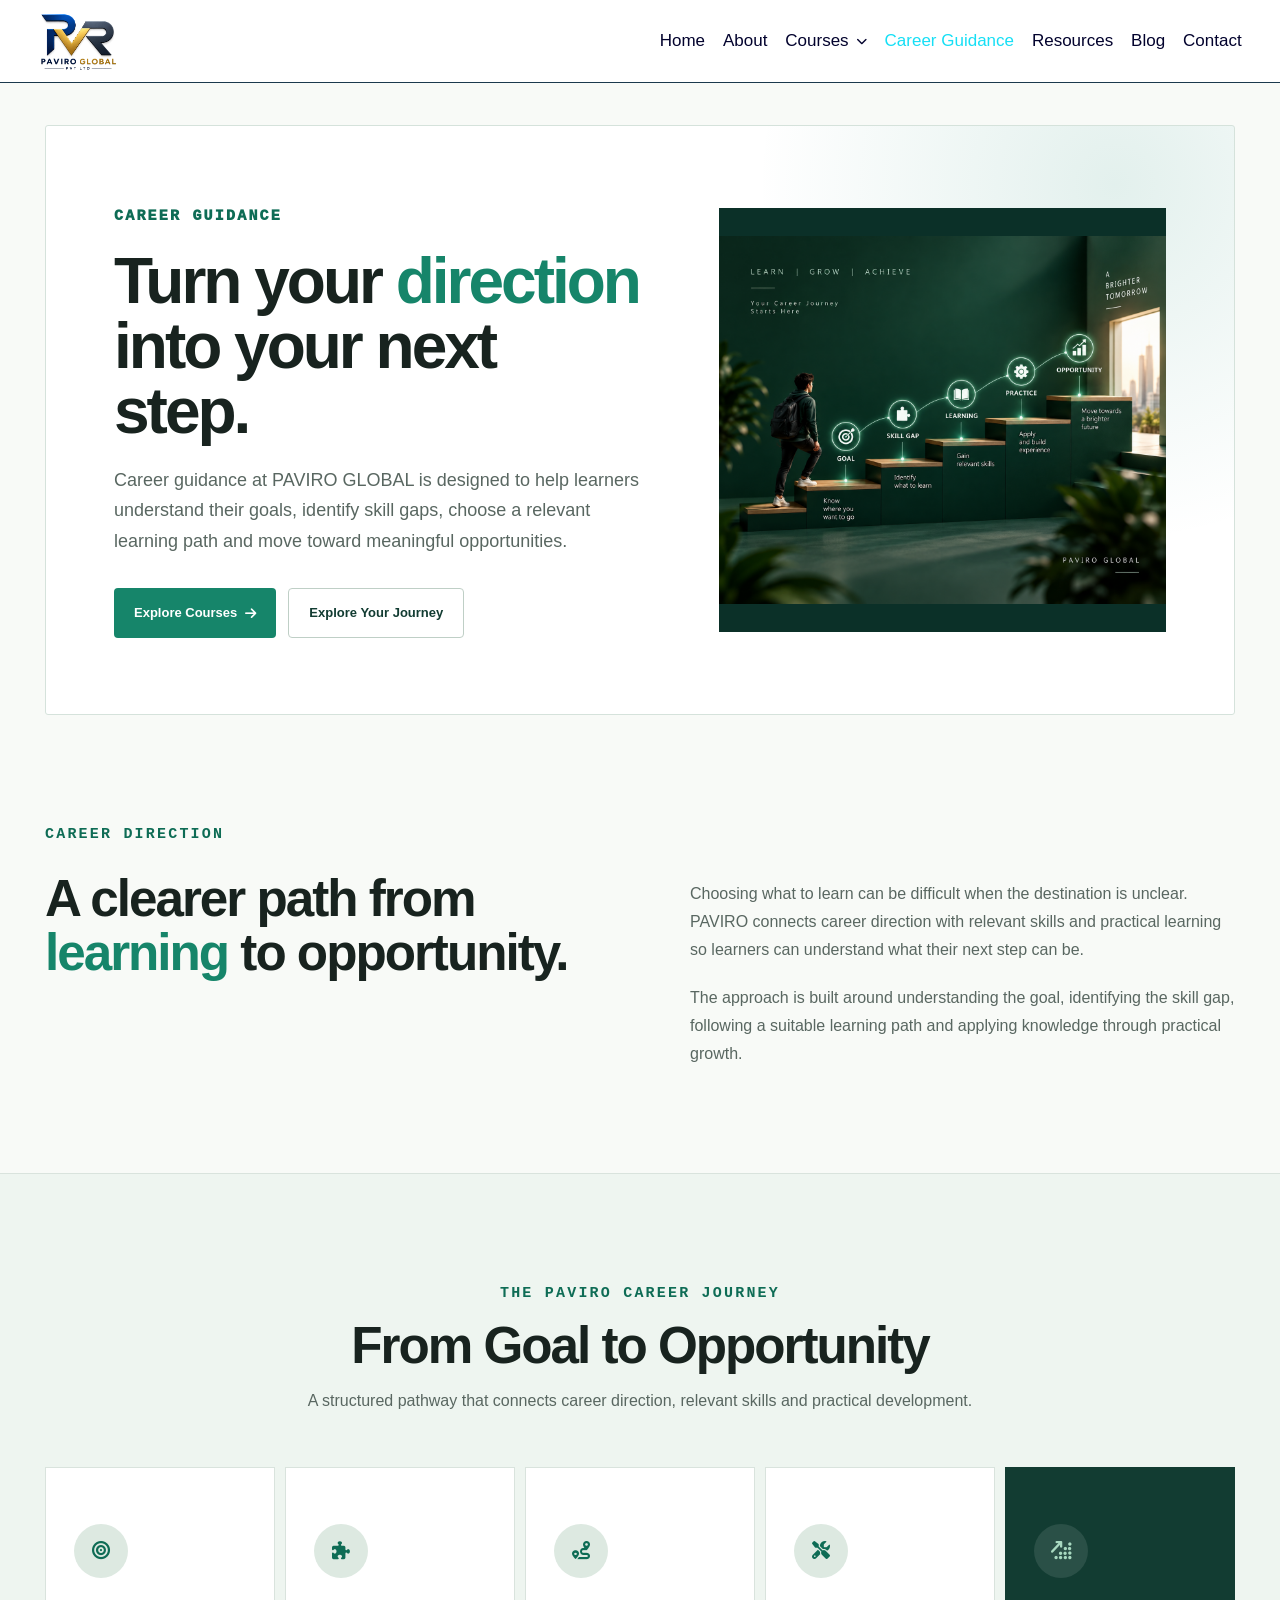
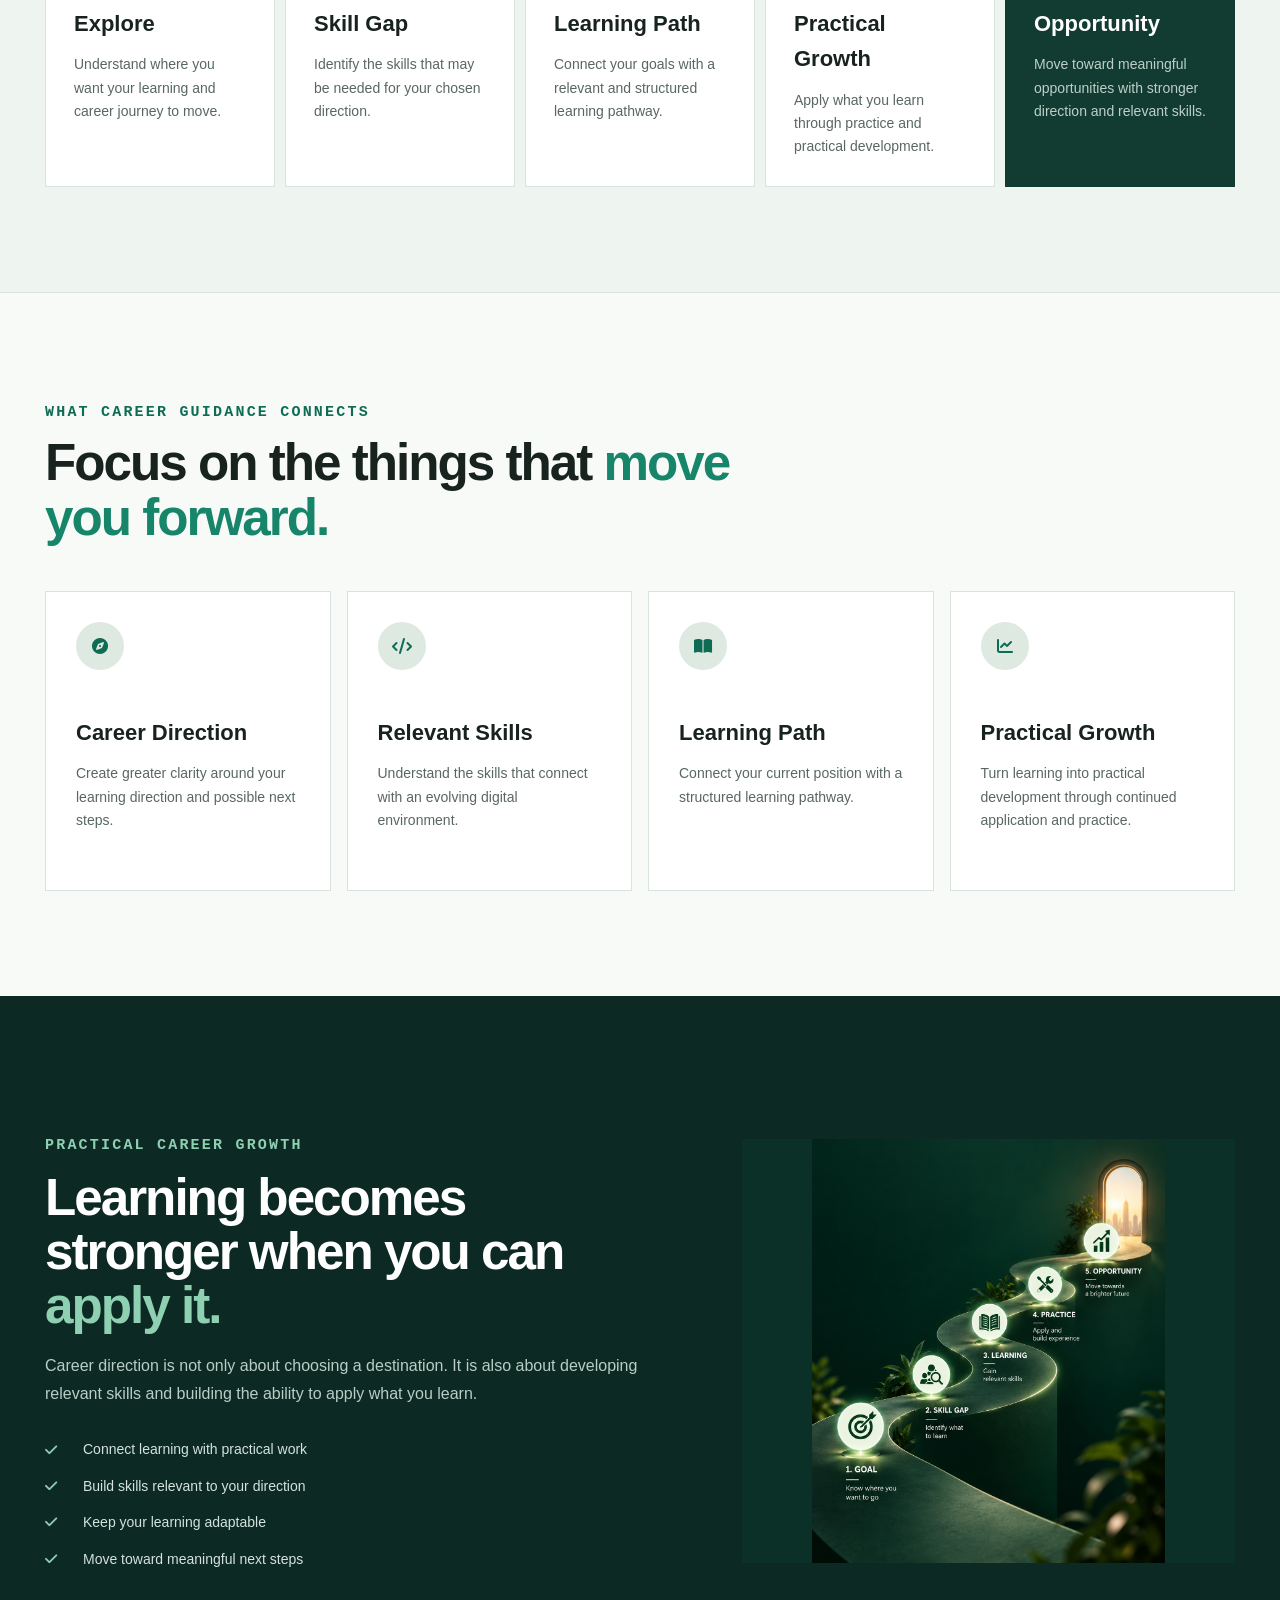
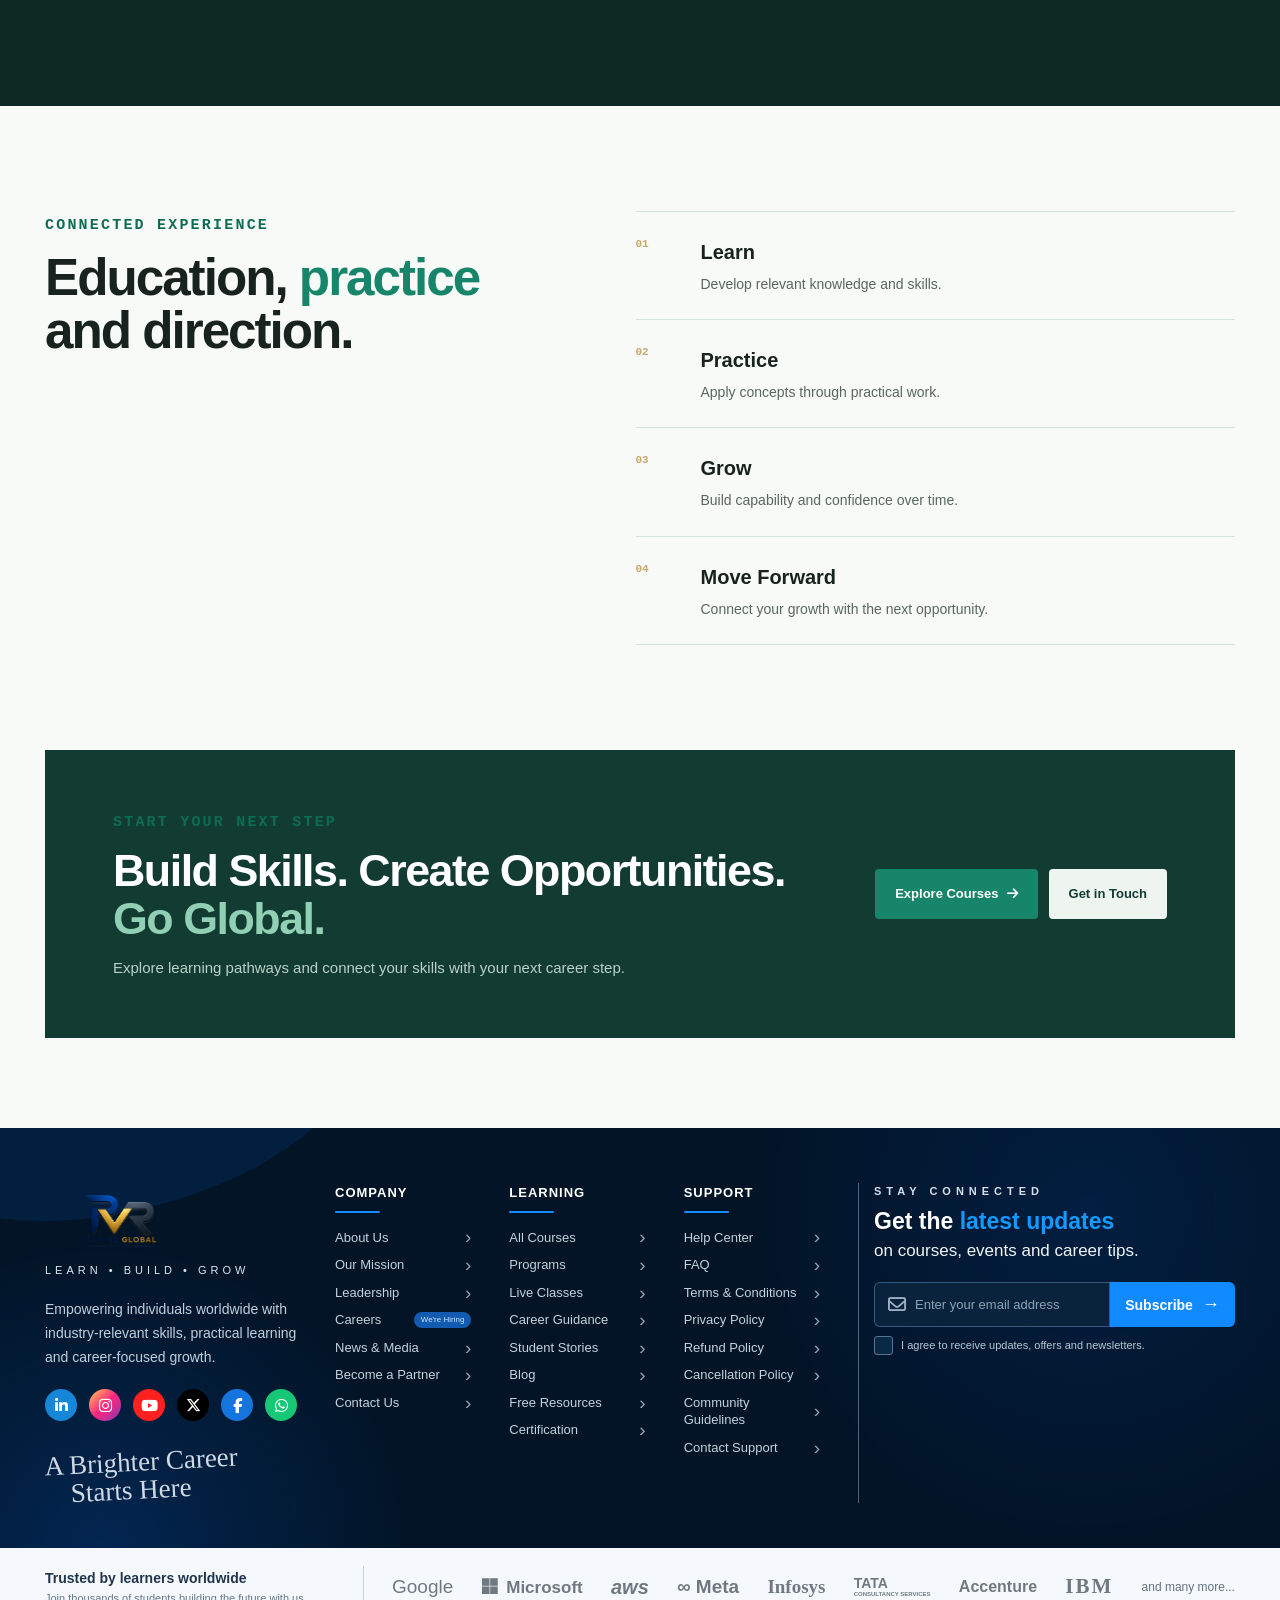
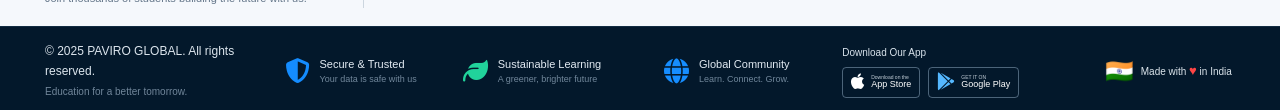
<file: career.html>
<!DOCTYPE html>
<html lang="en">

<head>
    <meta charset="UTF-8">
    <meta name="viewport" content="width=device-width, initial-scale=1.0">

    <meta name="description"
        content="PAVIRO GLOBAL Career Guidance — connect your goals, skills, learning path and practical growth with meaningful opportunities.">

    <title>Career Guidance | PAVIRO GLOBAL</title>
     <link rel="icon" type="image/png" href="./logo%20(2).png">

    <!-- Font Awesome -->
    <link rel="stylesheet" href="https://cdnjs.cloudflare.com/ajax/libs/font-awesome/6.5.2/css/all.min.css">

    <!-- Career CSS -->
    <link rel="stylesheet" href="career.css">
    <script src="./navigation.js" defer></script>
</head>

<body>

<!-- ================= NAVBAR ================= -->

    <header class="navbar">

        <div class="nav-container">

            <!-- LOGO -->
            <img class="logo" src="./logo (2).png" alt="PAVIRO GLOBAL PVT LTD">

            <!-- MOBILE MENU BUTTON -->

            <button type="button" class="menu-icon" aria-controls="site-navigation" aria-expanded="false"
                aria-label="Open navigation menu">
                <span></span>
                <span></span>
                <span></span>
            </button>


            <!-- NAVIGATION -->

            <nav id="site-navigation" class="nav-menu" aria-label="Primary navigation">

                <a href="./index.html">
                    Home
                </a>

                <a href="./about.html">
                    About
                </a>

                <!-- ================= COURSES DROPDOWN ================= -->

<div class="courses-nav-dropdown">

    <button type="button" class="courses-nav-btn" aria-expanded="false" aria-controls="courses-submenu"
        aria-haspopup="true">
        Courses
        <i class="fa-solid fa-chevron-down"></i>
    </button>

    <div id="courses-submenu" class="courses-nav-menu" hidden>

        <a href="./courses.html#course-data-science-gen-ai">
            Data Science With Gen AI
        </a>

        <a href="./courses.html#course-data-science-python">
            Data Science Using Python
        </a>

        <a href="./courses.html#course-machine-learning">
            Machine Learning &amp; Deep Learning
        </a>

        <a href="./courses.html#course-ai-python">
            Artificial Intelligence Using Python
        </a>

        <a href="./courses.html#course-excel">
            Excel – Basics To Advance
        </a>

        <a href="./courses.html#course-tableau">
            Tableau
        </a>

        <a href="./courses.html#course-power-bi">
            Power BI
        </a>

        <a href="./courses.html#course-business-analytics">
            Business Analytics
        </a>

        <a href="./courses.html#course-data-analytics-python">
            Data Analytics Using Python
        </a>

        <a href="./courses.html#course-python-programming">
            Python Programming Course
        </a>

        <a href="./courses.html#course-mysql">
            MySQL
        </a>

        <a href="./courses.html#course-full-stack-java">
            Full Stack Development Using Java
        </a>

        <a href="./courses.html#course-full-stack-python">
            Full Stack Development Using Python
        </a>

    </div>

</div>
                <a href="./career.html" class="active">
                    Career Guidance
                </a>

                <a href="./resources.html">
                    Resources
                </a>

                <a href="./blog.html">
                    Blog
                </a>

                <a href="./contact.html">
                    Contact
                </a>

                <!-- <a href="./login.html" class="profile-button">
                    <i class="fa-solid fa-user"></i>

                </a> -->

            </nav>

        </div>

    </header>



    <main>


        <!-- ================= HERO ================= -->

        <section class="career-hero">

            <div class="hero-content">

                <span class="eyebrow">
                    CAREER GUIDANCE
                </span>

                <h1>
                    Turn your
                    <span>direction</span>
                    into your next step.
                </h1>

                <p>
                    Career guidance at PAVIRO GLOBAL is designed to help
                    learners understand their goals, identify skill gaps,
                    choose a relevant learning path and move toward
                    meaningful opportunities.
                </p>


                <div class="hero-buttons">

                    <a href="./courses.html" class="btn btn-primary">
                        Explore Courses
                        <i class="fa-solid fa-arrow-right"></i>
                    </a>

                    <a href="./career.html" class="btn btn-outline">
                        Explore Your Journey
                    </a>

                </div>

            </div>


            <!-- HERO VISUAL -->

            <div class="career-visual">

                <img src="./career image 1.png" alt="Career Guidance Journey" class="career-image">

            </div>

        </section>



        <!-- ================= INTRO ================= -->

        <section class="section intro-section">

            <div class="section-label">
                CAREER DIRECTION
            </div>


            <div class="intro-grid">

                <div class="intro-heading">

                    <h2>
                        A clearer path from
                        <span>learning</span>
                        to opportunity.
                    </h2>

                </div>


                <div class="intro-content">

                    <p>
                        Choosing what to learn can be difficult when the
                        destination is unclear. PAVIRO connects career
                        direction with relevant skills and practical learning
                        so learners can understand what their next step can be.
                    </p>

                    <p>
                        The approach is built around understanding the goal,
                        identifying the skill gap, following a suitable learning
                        path and applying knowledge through practical growth.
                    </p>

                </div>

            </div>

        </section>



        <!-- ================= CAREER JOURNEY ================= -->

        <section class="journey-section" id="career-journey">

            <div class="section">

                <div class="center-heading">

                    <span class="section-label">
                        THE PAVIRO CAREER JOURNEY
                    </span>

                    <h2>
                        From Goal to Opportunity
                    </h2>

                    <p>
                        A structured pathway that connects career direction,
                        relevant skills and practical development.
                    </p>

                </div>


                <div class="career-steps">


                    <!-- STEP 01 -->

                    <article class="career-step">

                        <div class="step-icon">
                            <i class="fa-solid fa-bullseye"></i>
                        </div>

                        <h3>
                            Explore
                        </h3>

                        <p>
                            Understand where you want your learning and
                            career journey to move.
                        </p>

                    </article>


                    <!-- STEP 02 -->

                    <article class="career-step">

                        <div class="step-icon">
                            <i class="fa-solid fa-puzzle-piece"></i>
                        </div>

                        <h3>
                            Skill Gap
                        </h3>

                        <p>
                            Identify the skills that may be needed for
                            your chosen direction.
                        </p>

                    </article>


                    <!-- STEP 03 -->

                    <article class="career-step">

                        <div class="step-icon">
                            <i class="fa-solid fa-route"></i>
                        </div>

                        <h3>
                            Learning Path
                        </h3>

                        <p>
                            Connect your goals with a relevant and
                            structured learning pathway.
                        </p>

                    </article>


                    <!-- STEP 04 -->

                    <article class="career-step">

                        <div class="step-icon">
                            <i class="fa-solid fa-screwdriver-wrench"></i>
                        </div>

                        <h3>
                            Practical Growth
                        </h3>

                        <p>
                            Apply what you learn through practice and
                            practical development.
                        </p>

                    </article>


                    <!-- STEP 05 -->

                    <article class="career-step highlight-step">
                        <div class="step-icon">
                            <i class="fa-solid fa-arrow-up-right-dots"></i>
                        </div>

                        <h3>
                            Opportunity
                        </h3>

                        <p>
                            Move toward meaningful opportunities with
                            stronger direction and relevant skills.
                        </p>

                    </article>

                </div>

            </div>

        </section>



        <!-- ================= GUIDANCE AREAS ================= -->

        <section class="section guidance-section">

            <div class="section-intro">

                <span class="section-label">
                    WHAT CAREER GUIDANCE CONNECTS
                </span>

                <h2>
                    Focus on the things that
                    <span>move you forward.</span>
                </h2>

            </div>


            <div class="guidance-grid">


                <!-- CARD 1 -->

                <article class="guidance-card">

                    <div class="card-top">

                        <div class="card-icon">
                            <i class="fa-solid fa-compass"></i>
                        </div>

                    </div>

                    <h3>
                        Career Direction
                    </h3>

                    <p>
                        Create greater clarity around your learning
                        direction and possible next steps.
                    </p>

                </article>


                <!-- CARD 2 -->

                <article class="guidance-card">

                    <div class="card-top">

                        <div class="card-icon">
                            <i class="fa-solid fa-code"></i>
                        </div>

                    </div>

                    <h3>
                        Relevant Skills
                    </h3>

                    <p>
                        Understand the skills that connect with an
                        evolving digital environment.
                    </p>

                </article>


                <!-- CARD 3 -->

                <article class="guidance-card">

                    <div class="card-top">

                        <div class="card-icon">
                            <i class="fa-solid fa-book-open"></i>
                        </div>

                    </div>

                    <h3>
                        Learning Path
                    </h3>

                    <p>
                        Connect your current position with a structured
                        learning pathway.
                    </p>

                </article>


                <!-- CARD 4 -->

                <article class="guidance-card">

                    <div class="card-top">


                        <div class="card-icon">
                            <i class="fa-solid fa-chart-line"></i>
                        </div>

                    </div>

                    <h3>
                        Practical Growth
                    </h3>

                    <p>
                        Turn learning into practical development through
                        continued application and practice.
                    </p>

                </article>

            </div>

        </section>



        <!-- ================= PRACTICAL CAREER GROWTH ================= -->

        <section class="growth-section">

            <div class="section">

                <div class="growth-box">

                    <div class="growth-content">

                        <span class="section-label">
                            PRACTICAL CAREER GROWTH
                        </span>

                        <h2>
                            Learning becomes stronger
                            when you can <span>apply it.</span>
                        </h2>

                        <p>
                            Career direction is not only about choosing
                            a destination. It is also about developing
                            relevant skills and building the ability to
                            apply what you learn.
                        </p>


                        <div class="growth-points">

                            <div>
                                <i class="fa-solid fa-check"></i>
                                <span>
                                    Connect learning with practical work
                                </span>
                            </div>

                            <div>
                                <i class="fa-solid fa-check"></i>
                                <span>
                                    Build skills relevant to your direction
                                </span>
                            </div>

                            <div>
                                <i class="fa-solid fa-check"></i>
                                <span>
                                    Keep your learning adaptable
                                </span>
                            </div>

                            <div>
                                <i class="fa-solid fa-check"></i>
                                <span>
                                    Move toward meaningful next steps
                                </span>
                            </div>

                        </div>

                    </div>


                    <div class="career-visual">
                        <img src="./career image 2.png" alt="Career growth and learning journey" class="career-image">
                    </div>




                </div>

            </div>

        </section>



        <!-- ================= LEARNING + CAREER ================= -->

        <section class="section connection-section">

            <div class="connection-grid">


                <div class="connection-heading">

                    <span class="section-label">
                        CONNECTED EXPERIENCE
                    </span>

                    <h2>
                        Education,
                        <span>practice</span>
                        and direction.
                    </h2>

                </div>


                <div class="connection-list">


                    <div class="connection-item">

                        <span>01</span>

                        <div>
                            <h3>
                                Learn
                            </h3>

                            <p>
                                Develop relevant knowledge and skills.
                            </p>
                        </div>

                    </div>


                    <div class="connection-item">

                        <span>02</span>

                        <div>
                            <h3>
                                Practice
                            </h3>

                            <p>
                                Apply concepts through practical work.
                            </p>
                        </div>

                    </div>


                    <div class="connection-item">

                        <span>03</span>

                        <div>
                            <h3>
                                Grow
                            </h3>

                            <p>
                                Build capability and confidence over time.
                            </p>
                        </div>

                    </div>


                    <div class="connection-item">

                        <span>04</span>

                        <div>
                            <h3>
                                Move Forward
                            </h3>

                            <p>
                                Connect your growth with the next opportunity.
                            </p>
                        </div>

                    </div>

                </div>

            </div>

        </section>



        <!-- ================= FINAL CTA ================= -->

        <section class="final-cta">

            <div>

                <span class="section-label">
                    START YOUR NEXT STEP
                </span>

                <h2>
                    Build Skills.
                    Create Opportunities.
                    <span>Go Global.</span>
                </h2>

                <p>
                    Explore learning pathways and connect your skills
                    with your next career step.
                </p>

            </div>


            <div class="cta-buttons">

                <a href="./courses.html" class="btn btn-primary">
                    Explore Courses
                    <i class="fa-solid fa-arrow-right"></i>
                </a>

                <a href="./contact.html" class="btn btn-light">
                    Get in Touch
                </a>

            </div>

        </section>

    </main>



    <!-- ================= FOOTER ================= -->

    <footer class="site-footer">


    <!-- =====================================================
         MAIN FOOTER
    ====================================================== -->

    <div class="footer-main">

        <div class="footer-container">


            <!-- =================================================
                 BRAND COLUMN
            ================================================== -->

            <div class="footer-brand">

                <a href="./index.html" class="footer-logo">
                    <img src="./logo (2).png"
                         alt="PAVIRO GLOBAL">
                </a>


                <div class="footer-tagline">
                    LEARN • BUILD • GROW
                </div>


                <p class="footer-description">
                    Empowering individuals worldwide with
                    industry-relevant skills, practical learning
                    and career-focused growth.
                </p>


                <!-- SOCIAL ICONS -->

                <div class="footer-socials">

                    <a href="#" aria-label="LinkedIn">
                        <i class="fa-brands fa-linkedin-in"></i>
                    </a>

                    <a href="https://www.instagram.com/paviro333?utm_source=ig_web_button_share_sheet&stkn=ZDNlZDc0MzIxNw==" aria-label="Instagram">
                        <i class="fa-brands fa-instagram"></i>
                    </a>

                    <a href="#" aria-label="YouTube">
                        <i class="fa-brands fa-youtube"></i>
                    </a>

                    <a href="#" aria-label="X">
                        <i class="fa-brands fa-x-twitter"></i>
                    </a>

                    <a href="#" aria-label="Facebook">
                        <i class="fa-brands fa-facebook-f"></i>
                    </a>

                    <a href="#" aria-label="WhatsApp">
                        <i class="fa-brands fa-whatsapp"></i>
                    </a>

                </div>


                <div class="footer-slogan">
                    A Brighter Career<br>
                    <span>Starts Here</span>
                </div>

            </div>



            <!-- =================================================
                 COMPANY
            ================================================== -->

            <div class="footer-column">

                <h3>
                    COMPANY
                </h3>

                <div class="footer-heading-line"></div>


                <ul>

                    <li>
                        <a href="./about.html">
                            About Us
                            <span>›</span>
                        </a>
                    </li>

                    <li>
                        <a href="./about.html">
                            Our Mission
                            <span>›</span>
                        </a>
                    </li>

                    <li>
                        <a href="#">
                            Leadership
                            <span>›</span>
                        </a>
                    </li>

                    <li>
                        <a href="./career.html">
                            Careers

                            <small>
                                We're Hiring
                            </small>
                        </a>
                    </li>

                    <li>
                        <a href="#">
                            News &amp; Media
                            <span>›</span>
                        </a>
                    </li>

                    <li>
                        <a href="#">
                            Become a Partner
                            <span>›</span>
                        </a>
                    </li>

                    <li>
                        <a href="./contact.html">
                            Contact Us
                            <span>›</span>
                        </a>
                    </li>

                </ul>

            </div>



            <!-- =================================================
                 LEARNING
            ================================================== -->

            <div class="footer-column">

                <h3>
                    LEARNING
                </h3>

                <div class="footer-heading-line"></div>


                <ul>

                    <li>
                        <a href="./courses.html">
                            All Courses
                            <span>›</span>
                        </a>
                    </li>

                    <li>
                        <a href="./courses.html">
                            Programs
                            <span>›</span>
                        </a>
                    </li>

                    <li>
                        <a href="#">
                            Live Classes
                            <span>›</span>
                        </a>
                    </li>

                    <li>
                        <a href="./career.html">
                            Career Guidance
                            <span>›</span>
                        </a>
                    </li>

                    <li>
                        <a href="#">
                            Student Stories
                            <span>›</span>
                        </a>
                    </li>

                    <li>
                        <a href="./blog.html">
                            Blog
                            <span>›</span>
                        </a>
                    </li>

                    <li>
                        <a href="#">
                            Free Resources
                            <span>›</span>
                        </a>
                    </li>

                    <li>
                        <a href="#">
                            Certification
                            <span>›</span>
                        </a>
                    </li>

                </ul>

            </div>



            <!-- =================================================
                 SUPPORT
            ================================================== -->

            <div class="footer-column">

                <h3>
                    SUPPORT
                </h3>

                <div class="footer-heading-line"></div>


                <ul>

                    <li>
                        <a href="#">
                            Help Center
                            <span>›</span>
                        </a>
                    </li>

                    <li>
                        <a href="#">
                            FAQ
                            <span>›</span>
                        </a>
                    </li>

                    <li>
                        <a href="#">
                            Terms &amp; Conditions
                            <span>›</span>
                        </a>
                    </li>

                    <li>
                        <a href="#">
                            Privacy Policy
                            <span>›</span>
                        </a>
                    </li>

                    <li>
                        <a href="#">
                            Refund Policy
                            <span>›</span>
                        </a>
                    </li>

                    <li>
                        <a href="#">
                            Cancellation Policy
                            <span>›</span>
                        </a>
                    </li>

                    <li>
                        <a href="#">
                            Community Guidelines
                            <span>›</span>
                        </a>
                    </li>

                    <li>
                        <a href="./contact.html">
                            Contact Support
                            <span>›</span>
                        </a>
                    </li>

                </ul>

            </div>



            <!-- =================================================
                 NEWSLETTER
            ================================================== -->

            <div class="footer-newsletter">


                <div class="newsletter-title">
                    STAY CONNECTED
                </div>


                <h2>
                    Get the
                    <span>latest updates</span>
                </h2>


                <p>
                    on courses, events and career tips.
                </p>



                <!-- EMAIL FORM -->

                <form class="newsletter-form">

                    <div class="email-box">

                        <i class="fa-regular fa-envelope"></i>

                        <input type="email"
                               placeholder="Enter your email address"
                               aria-label="Email address"
                               required>

                    </div>


                    <button type="submit">
                        Subscribe
                        <span>→</span>
                    </button>

                </form>



                <!-- CHECKBOX -->

                <label class="newsletter-check">

                    <input type="checkbox"
                           required>

                    <span class="custom-check"></span>

                    <span>
                        I agree to receive updates,
                        offers and newsletters.
                    </span>

                </label>



                <!-- STATS -->

                <div class="footer-stats">


                    <!-- STUDENTS -->
<!-- 
                    <div class="stat-card">

                        <div class="stat-icon students">
                            <i class="fa-solid fa-user-graduate"></i>
                        </div>

                        <strong>
                            5,000+
                        </strong>

                        <span>
                            Students Trained
                        </span>

                    </div> -->



                    <!-- TRAINERS -->

                    <!-- <div class="stat-card">

                        <div class="stat-icon trainers">
                            <i class="fa-solid fa-users"></i>
                        </div>

                        <strong>
                            100+
                        </strong>

                        <span>
                            Expert Trainers
                        </span>

                    </div> -->



                    <!-- PLACEMENT -->

                    <!-- <div class="stat-card">

                        <div class="stat-icon placement">
                            <i class="fa-solid fa-briefcase"></i>
                        </div>

                        <strong>
                            90%
                        </strong>

                        <span>
                            Placement Support
                        </span>

                    </div> -->



                    <!-- COUNTRIES -->

                    <!-- <div class="stat-card">

                        <div class="stat-icon countries">
                            <i class="fa-solid fa-globe"></i>
                        </div>

                        <strong>
                            20+
                        </strong>

                        <span>
                            Countries
                        </span>

                    </div> -->


                </div>

            </div>

        </div>

    </div>



    <!-- =====================================================
         TRUSTED COMPANIES
    ====================================================== -->

    <div class="trusted-section">

        <div class="trusted-container">


            <div class="trusted-text">

                <strong>
                    Trusted by learners worldwide
                </strong>

                <span>
                    Join thousands of students building
                    the future with us.
                </span>

            </div>


            <div class="trusted-divider"></div>


            <div class="company-logos">

                <span class="company-logo google">
                    Google
                </span>

                <span class="company-logo microsoft">
                    <i class="fa-brands fa-microsoft"></i>
                    Microsoft
                </span>

                <span class="company-logo aws">
                    aws
                </span>

                <span class="company-logo meta">
                    ∞ Meta
                </span>

                <span class="company-logo infosys">
                    Infosys
                </span>

                <span class="company-logo tcs">
                    TATA
                    <small>CONSULTANCY SERVICES</small>
                </span>

                <span class="company-logo accenture">
                    Accenture
                </span>

                <span class="company-logo ibm">
                    IBM
                </span>

                <span class="more-companies">
                    and many more...
                </span>

            </div>

        </div>

    </div>



    <!-- =====================================================
         BOTTOM BAR
    ====================================================== -->

    <div class="footer-bottom">

        <div class="bottom-container">


            <!-- COPYRIGHT -->

            <div class="copyright">

                <span>
                    © 2025 PAVIRO GLOBAL.
                    All rights reserved.
                </span>

                <small>
                    Education for a better tomorrow.
                </small>

            </div>



            <!-- SECURE -->

            <div class="bottom-feature">

                <div class="bottom-feature-icon blue">
                    <i class="fa-solid fa-shield-halved"></i>
                </div>

                <div>

                    <strong>
                        Secure &amp; Trusted
                    </strong>

                    <span>
                        Your data is safe with us
                    </span>

                </div>

            </div>



            <!-- SUSTAINABLE -->

            <div class="bottom-feature">

                <div class="bottom-feature-icon green">
                    <i class="fa-solid fa-leaf"></i>
                </div>

                <div>

                    <strong>
                        Sustainable Learning
                    </strong>

                    <span>
                        A greener, brighter future
                    </span>

                </div>

            </div>



            <!-- GLOBAL -->

            <div class="bottom-feature">

                <div class="bottom-feature-icon globe">
                    <i class="fa-solid fa-globe"></i>
                </div>

                <div>

                    <strong>
                        Global Community
                    </strong>

                    <span>
                        Learn. Connect. Grow.
                    </span>

                </div>

            </div>



            <!-- APP -->

            <div class="app-download">

                <span>
                    Download Our App
                </span>

                <div class="app-buttons">

                    <a href="#"
                       class="app-store">

                        <i class="fa-brands fa-apple"></i>

                        <div>
                            <small>
                                Download on the
                            </small>

                            <strong>
                                App Store
                            </strong>
                        </div>

                    </a>


                    <a href="#"
                       class="google-play">

                        <i class="fa-brands fa-google-play"></i>

                        <div>
                            <small>
                                GET IT ON
                            </small>

                            <strong>
                                Google Play
                            </strong>
                        </div>

                    </a>

                </div>

            </div>



            <!-- INDIA -->

            <div class="made-india">

                <span class="india-flag">
                    🇮🇳
                </span>

                <span>
                    Made with
                    <b>♥</b>
                    in India
                </span>

            </div>


        </div>

    </div>


</footer>

</body>

</html>
</file>
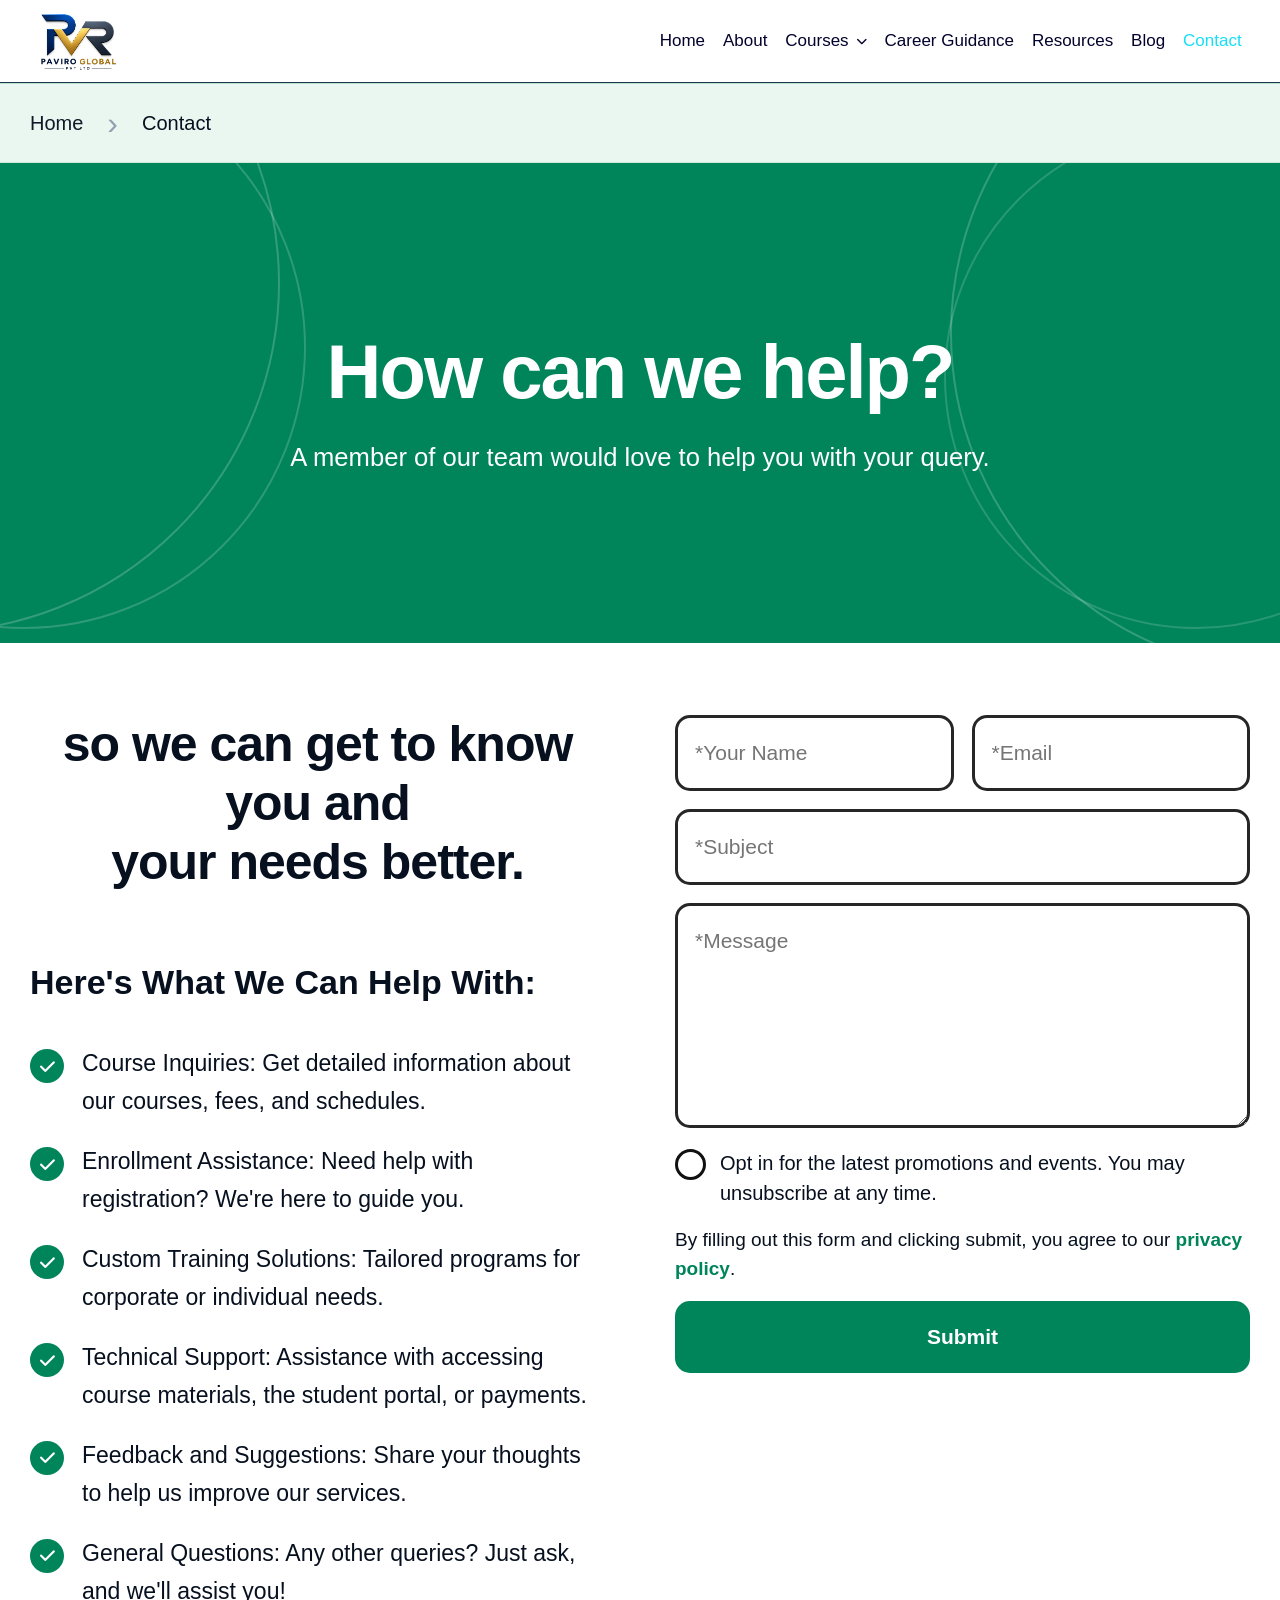
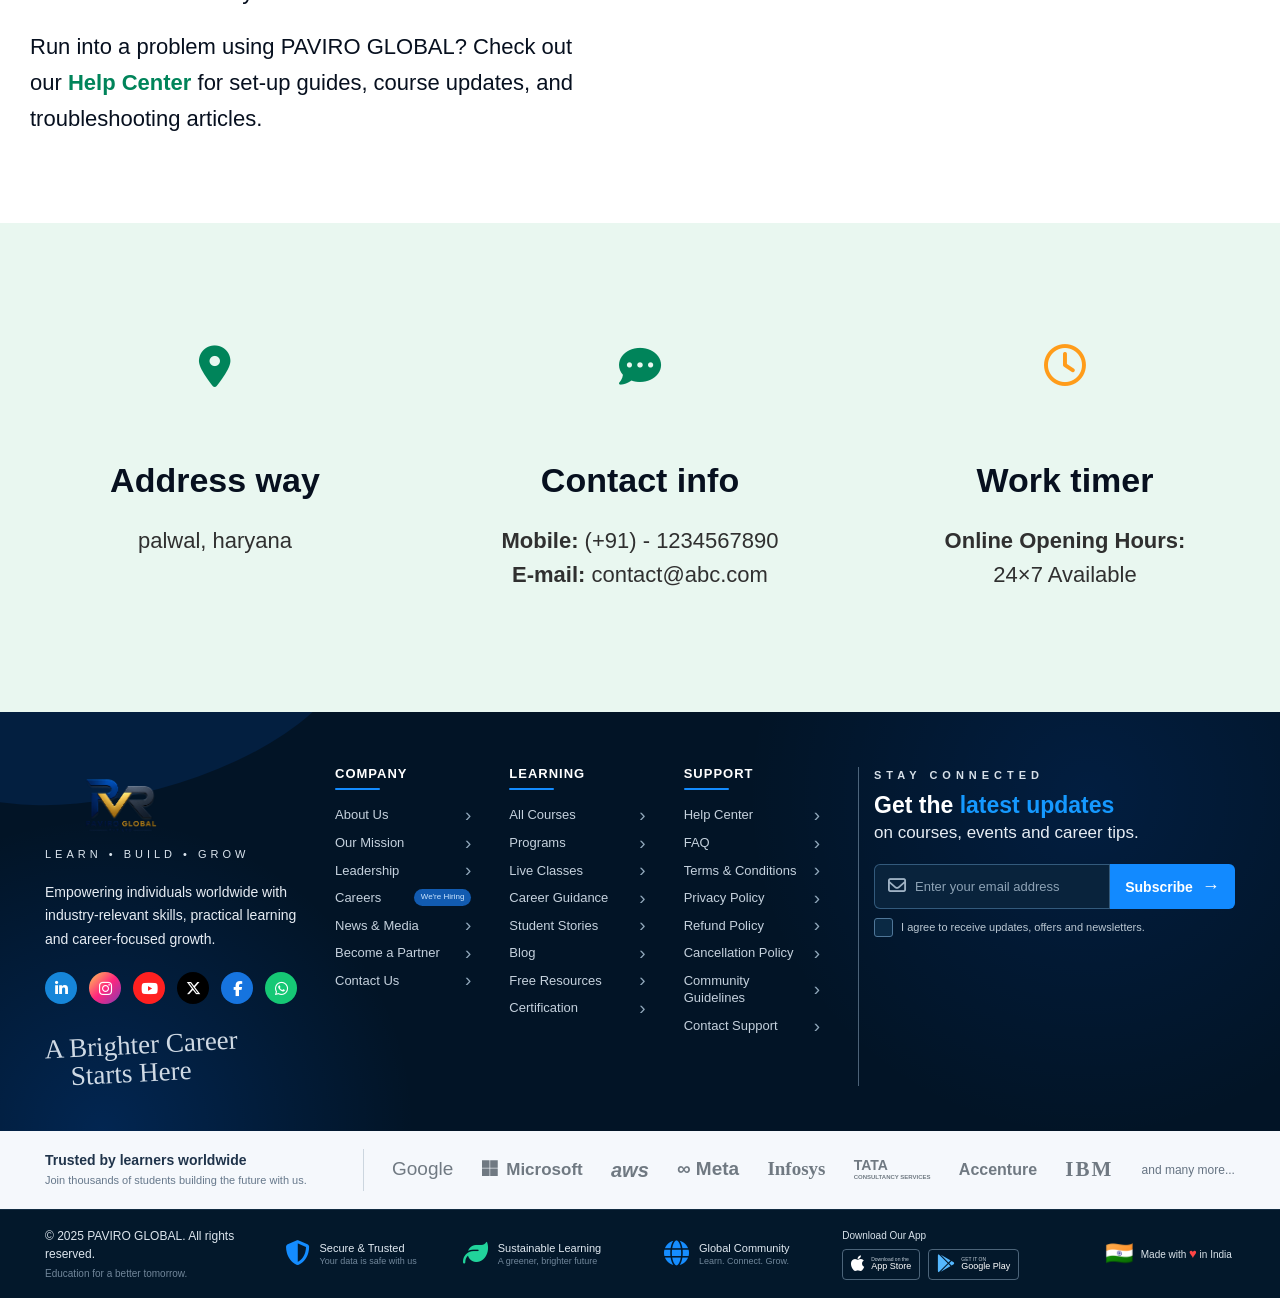
<file: contact.html>
<!DOCTYPE html>
<html lang="en">
<head>
    <meta charset="UTF-8">
    <meta name="viewport" content="width=device-width, initial-scale=1.0">
    <meta name="description" content="Contact PAVIRO GLOBAL for course inquiries, enrollment assistance, technical support and career guidance.">
    <title>Contact | PAVIRO GLOBAL</title>
     <link rel="icon" type="image/png" href="./logo%20(2).png">
    <link rel="stylesheet" href="contact.css">
    <link rel="stylesheet" href="https://cdnjs.cloudflare.com/ajax/libs/font-awesome/6.5.2/css/all.min.css">
    <script src="./navigation.js" defer></script>
</head>
<body class="contact-page">

<header class="navbar">

        <div class="nav-container">

            <!-- LOGO -->
            <img class="logo" src="./logo (2).png" alt="PAVIRO GLOBAL PVT LTD">

            <!-- MOBILE MENU BUTTON -->

            <button type="button" class="menu-icon" aria-controls="site-navigation" aria-expanded="false"
                aria-label="Open navigation menu">
                <span></span>
                <span></span>
                <span></span>
            </button>


            <!-- NAVIGATION -->

            <nav id="site-navigation" class="nav-menu" aria-label="Primary navigation">

                <a href="./index.html">
                    Home
                </a>

                <a href="./about.html">
                    About
                </a>

                <!-- ================= COURSES DROPDOWN ================= -->

<div class="courses-nav-dropdown">

                    <button type="button" class="courses-nav-btn" aria-expanded="false" aria-controls="courses-submenu"
                        aria-haspopup="true">
        Courses
        <i class="fa-solid fa-chevron-down"></i>
    </button>

                    <div id="courses-submenu" class="courses-nav-menu" hidden>

        <a href="./courses.html#course-data-science-gen-ai">
            Data Science With Gen AI
        </a>

        <a href="./courses.html#course-data-science-python">
            Data Science Using Python
        </a>

        <a href="./courses.html#course-machine-learning">
            Machine Learning &amp; Deep Learning
        </a>

        <a href="./courses.html#course-ai-python">
            Artificial Intelligence Using Python
        </a>

        <a href="./courses.html#course-excel">
            Excel – Basics To Advance
        </a>

        <a href="./courses.html#course-tableau">
            Tableau
        </a>

        <a href="./courses.html#course-power-bi">
            Power BI
        </a>

        <a href="./courses.html#course-business-analytics">
            Business Analytics
        </a>

        <a href="./courses.html#course-data-analytics-python">
            Data Analytics Using Python
        </a>

        <a href="./courses.html#course-python-programming">
            Python Programming Course
        </a>

        <a href="./courses.html#course-mysql">
            MySQL
        </a>

        <a href="./courses.html#course-full-stack-java">
            Full Stack Development Using Java
        </a>

        <a href="./courses.html#course-full-stack-python">
            Full Stack Development Using Python
        </a>

    </div>

</div>

                <a href="./career.html">
                    Career Guidance
                </a>

                <a href="./resources.html">
                    Resources
                </a>

                <a href="./blog.html">
                    Blog
                </a>

                <a href="./contact.html" class="active">
                    Contact
                </a>

                <!-- <a href="./login.html" class="profile-button">
                    <i class="fa-solid fa-user"></i>

                </a> -->

            </nav>

        </div>

    </header>

<main class="contact-main">

    <!-- BREADCRUMB -->
    <div class="contact-breadcrumb">
        <div class="contact-container breadcrumb-inner">
            <a href="./index.html">Home</a>
            <span>›</span>
            <span>Contact</span>
        </div>
    </div>

    <!-- HERO -->
    <section class="contact-hero">
        <div class="contact-hero-pattern pattern-left"></div>
        <div class="contact-hero-pattern pattern-right"></div>
        <div class="contact-container contact-hero-content">
            <h1>How can we help?</h1>
            <p>A member of our team would love to help you with your query.</p>
        </div>
    </section>

    <!-- CONTACT FORM / HELP -->
    <section class="contact-help">
        <div class="contact-container help-grid">

            <div class="help-copy">
                <h2>so we can get to know you and<br>your needs better.</h2>

                <h3>Here's What We Can Help With:</h3>

                <ul class="help-list">
                    <li><span class="check-icon"><i class="fa-solid fa-check"></i></span><span><strong>Course Inquiries:</strong> Get detailed information about our courses, fees, and schedules.</span></li>
                    <li><span class="check-icon"><i class="fa-solid fa-check"></i></span><span><strong>Enrollment Assistance:</strong> Need help with registration? We're here to guide you.</span></li>
                    <li><span class="check-icon"><i class="fa-solid fa-check"></i></span><span><strong>Custom Training Solutions:</strong> Tailored programs for corporate or individual needs.</span></li>
                    <li><span class="check-icon"><i class="fa-solid fa-check"></i></span><span><strong>Technical Support:</strong> Assistance with accessing course materials, the student portal, or payments.</span></li>
                    <li><span class="check-icon"><i class="fa-solid fa-check"></i></span><span><strong>Feedback and Suggestions:</strong> Share your thoughts to help us improve our services.</span></li>
                    <li><span class="check-icon"><i class="fa-solid fa-check"></i></span><span><strong>General Questions:</strong> Any other queries? Just ask, and we'll assist you!</span></li>
                </ul>

                <p class="help-note">Run into a problem using PAVIRO GLOBAL? Check out our <a href="#">Help Center</a> for set-up guides, course updates, and troubleshooting articles.</p>
            </div>

            <div class="contact-form-card">
                <form class="contact-form" action="#" method="post">
                    <div class="form-row">
                        <input type="text" name="name" placeholder="*Your Name" required>
                        <input type="email" name="email" placeholder="*Email" required>
                    </div>
                    <input type="text" name="subject" placeholder="*Subject" required>
                    <textarea name="message" placeholder="*Message" required></textarea>

                    <label class="opt-in">
                        <input type="checkbox" name="updates">
                        <span>Opt in for the latest promotions and events. You may unsubscribe at any time.</span>
                    </label>

                    <p class="privacy-text">By filling out this form and clicking submit, you agree to our <a href="#">privacy policy</a>.</p>
                    <button type="submit">Submit</button>
                </form>
            </div>

        </div>
    </section>

    <!-- CONTACT INFO -->
    <section class="contact-info-section">
        <div class="contact-container info-grid">
            <div class="info-card">
                <div class="info-icon location-icon"><i class="fa-solid fa-location-dot"></i></div>
                <h3>Address way</h3>
                <p>palwal, haryana</p>
            </div>

            <div class="info-card">
                <div class="info-icon contact-icon"><i class="fa-solid fa-comment-dots"></i></div>
                <h3>Contact info</h3>
                <p><strong>Mobile:</strong> (+91) - 1234567890<br><strong>E-mail:</strong> contact@abc.com</p>
            </div>

            <div class="info-card">
                <div class="info-icon hours-icon"><i class="fa-regular fa-clock"></i></div>
                <h3>Work timer</h3>
                <p><strong>Online Opening Hours:</strong><br>24×7 Available</p>
            </div>
        </div>
    </section>

</main>

<footer class="site-footer">


    <!-- =====================================================
         MAIN FOOTER
    ====================================================== -->

    <div class="footer-main">

        <div class="footer-container">


            <!-- =================================================
                 BRAND COLUMN
            ================================================== -->

            <div class="footer-brand">

                <a href="./index.html" class="footer-logo">
                    <img src="./logo (2).png"
                         alt="PAVIRO GLOBAL">
                </a>


                <div class="footer-tagline">
                    LEARN • BUILD • GROW
                </div>


                <p class="footer-description">
                    Empowering individuals worldwide with
                    industry-relevant skills, practical learning
                    and career-focused growth.
                </p>


                <!-- SOCIAL ICONS -->

                <div class="footer-socials">

                    <a href="#" aria-label="LinkedIn">
                        <i class="fa-brands fa-linkedin-in"></i>
                    </a>

                    <a href="https://www.instagram.com/paviro333?utm_source=ig_web_button_share_sheet&stkn=ZDNlZDc0MzIxNw==" aria-label="Instagram">
                        <i class="fa-brands fa-instagram"></i>
                    </a>

                    <a href="#" aria-label="YouTube">
                        <i class="fa-brands fa-youtube"></i>
                    </a>

                    <a href="#" aria-label="X">
                        <i class="fa-brands fa-x-twitter"></i>
                    </a>

                    <a href="#" aria-label="Facebook">
                        <i class="fa-brands fa-facebook-f"></i>
                    </a>

                    <a href="#" aria-label="WhatsApp">
                        <i class="fa-brands fa-whatsapp"></i>
                    </a>

                </div>


                <div class="footer-slogan">
                    A Brighter Career<br>
                    <span>Starts Here</span>
                </div>

            </div>



            <!-- =================================================
                 COMPANY
            ================================================== -->

            <div class="footer-column">

                <h3>
                    COMPANY
                </h3>

                <div class="footer-heading-line"></div>


                <ul>

                    <li>
                        <a href="./about.html">
                            About Us
                            <span>›</span>
                        </a>
                    </li>

                    <li>
                        <a href="./about.html">
                            Our Mission
                            <span>›</span>
                        </a>
                    </li>

                    <li>
                        <a href="#">
                            Leadership
                            <span>›</span>
                        </a>
                    </li>

                    <li>
                        <a href="./career.html">
                            Careers

                            <small>
                                We're Hiring
                            </small>
                        </a>
                    </li>

                    <li>
                        <a href="#">
                            News &amp; Media
                            <span>›</span>
                        </a>
                    </li>

                    <li>
                        <a href="#">
                            Become a Partner
                            <span>›</span>
                        </a>
                    </li>

                    <li>
                        <a href="./contact.html">
                            Contact Us
                            <span>›</span>
                        </a>
                    </li>

                </ul>

            </div>



            <!-- =================================================
                 LEARNING
            ================================================== -->

            <div class="footer-column">

                <h3>
                    LEARNING
                </h3>

                <div class="footer-heading-line"></div>


                <ul>

                    <li>
                        <a href="./courses.html">
                            All Courses
                            <span>›</span>
                        </a>
                    </li>

                    <li>
                        <a href="./courses.html">
                            Programs
                            <span>›</span>
                        </a>
                    </li>

                    <li>
                        <a href="#">
                            Live Classes
                            <span>›</span>
                        </a>
                    </li>

                    <li>
                        <a href="./career.html">
                            Career Guidance
                            <span>›</span>
                        </a>
                    </li>

                    <li>
                        <a href="#">
                            Student Stories
                            <span>›</span>
                        </a>
                    </li>

                    <li>
                        <a href="./blog.html">
                            Blog
                            <span>›</span>
                        </a>
                    </li>

                    <li>
                        <a href="#">
                            Free Resources
                            <span>›</span>
                        </a>
                    </li>

                    <li>
                        <a href="#">
                            Certification
                            <span>›</span>
                        </a>
                    </li>

                </ul>

            </div>



            <!-- =================================================
                 SUPPORT
            ================================================== -->

            <div class="footer-column">

                <h3>
                    SUPPORT
                </h3>

                <div class="footer-heading-line"></div>


                <ul>

                    <li>
                        <a href="#">
                            Help Center
                            <span>›</span>
                        </a>
                    </li>

                    <li>
                        <a href="#">
                            FAQ
                            <span>›</span>
                        </a>
                    </li>

                    <li>
                        <a href="#">
                            Terms &amp; Conditions
                            <span>›</span>
                        </a>
                    </li>

                    <li>
                        <a href="#">
                            Privacy Policy
                            <span>›</span>
                        </a>
                    </li>

                    <li>
                        <a href="#">
                            Refund Policy
                            <span>›</span>
                        </a>
                    </li>

                    <li>
                        <a href="#">
                            Cancellation Policy
                            <span>›</span>
                        </a>
                    </li>

                    <li>
                        <a href="#">
                            Community Guidelines
                            <span>›</span>
                        </a>
                    </li>

                    <li>
                        <a href="./contact.html">
                            Contact Support
                            <span>›</span>
                        </a>
                    </li>

                </ul>

            </div>



            <!-- =================================================
                 NEWSLETTER
            ================================================== -->

            <div class="footer-newsletter">


                <div class="newsletter-title">
                    STAY CONNECTED
                </div>


                <h2>
                    Get the
                    <span>latest updates</span>
                </h2>


                <p>
                    on courses, events and career tips.
                </p>



                <!-- EMAIL FORM -->

                <form class="newsletter-form">

                    <div class="email-box">

                        <i class="fa-regular fa-envelope"></i>

                        <input type="email"
                               placeholder="Enter your email address"
                               aria-label="Email address"
                               required>

                    </div>


                    <button type="submit">
                        Subscribe
                        <span>→</span>
                    </button>

                </form>



                <!-- CHECKBOX -->

                <label class="newsletter-check">

                    <input type="checkbox"
                           required>

                    <span class="custom-check"></span>

                    <span>
                        I agree to receive updates,
                        offers and newsletters.
                    </span>

                </label>



                <!-- STATS -->

                <div class="footer-stats">


                    <!-- STUDENTS -->

                    <!-- <div class="stat-card">

                        <div class="stat-icon students">
                            <i class="fa-solid fa-user-graduate"></i>
                        </div>

                        <strong>
                            5,000+
                        </strong>

                        <span>
                            Students Trained
                        </span>

                    </div> -->



                    <!-- TRAINERS -->

                    <!-- <div class="stat-card">

                        <div class="stat-icon trainers">
                            <i class="fa-solid fa-users"></i>
                        </div>

                        <strong>
                            100+
                        </strong>

                        <span>
                            Expert Trainers
                        </span>

                    </div> -->



                    <!-- PLACEMENT -->

                    <!-- <div class="stat-card">

                        <div class="stat-icon placement">
                            <i class="fa-solid fa-briefcase"></i>
                        </div>

                        <strong>
                            90%
                        </strong>

                        <span>
                            Placement Support
                        </span>

                    </div> -->



                    <!-- COUNTRIES -->
<!-- 
                    <div class="stat-card">

                        <div class="stat-icon countries">
                            <i class="fa-solid fa-globe"></i>
                        </div>

                        <strong>
                            20+
                        </strong>

                        <span>
                            Countries
                        </span>

                    </div> -->


                </div>

            </div>

        </div>

    </div>



    <!-- =====================================================
         TRUSTED COMPANIES
    ====================================================== -->

    <div class="trusted-section">

        <div class="trusted-container">


            <div class="trusted-text">

                <strong>
                    Trusted by learners worldwide
                </strong>

                <span>
                    Join thousands of students building
                    the future with us.
                </span>

            </div>


            <div class="trusted-divider"></div>


            <div class="company-logos">

                <span class="company-logo google">
                    Google
                </span>

                <span class="company-logo microsoft">
                    <i class="fa-brands fa-microsoft"></i>
                    Microsoft
                </span>

                <span class="company-logo aws">
                    aws
                </span>

                <span class="company-logo meta">
                    ∞ Meta
                </span>

                <span class="company-logo infosys">
                    Infosys
                </span>

                <span class="company-logo tcs">
                    TATA
                    <small>CONSULTANCY SERVICES</small>
                </span>

                <span class="company-logo accenture">
                    Accenture
                </span>

                <span class="company-logo ibm">
                    IBM
                </span>

                <span class="more-companies">
                    and many more...
                </span>

            </div>

        </div>

    </div>



    <!-- =====================================================
         BOTTOM BAR
    ====================================================== -->

    <div class="footer-bottom">

        <div class="bottom-container">


            <!-- COPYRIGHT -->

            <div class="copyright">

                <span>
                    © 2025 PAVIRO GLOBAL.
                    All rights reserved.
                </span>

                <small>
                    Education for a better tomorrow.
                </small>

            </div>



            <!-- SECURE -->

            <div class="bottom-feature">

                <div class="bottom-feature-icon blue">
                    <i class="fa-solid fa-shield-halved"></i>
                </div>

                <div>

                    <strong>
                        Secure &amp; Trusted
                    </strong>

                    <span>
                        Your data is safe with us
                    </span>

                </div>

            </div>



            <!-- SUSTAINABLE -->

            <div class="bottom-feature">

                <div class="bottom-feature-icon green">
                    <i class="fa-solid fa-leaf"></i>
                </div>

                <div>

                    <strong>
                        Sustainable Learning
                    </strong>

                    <span>
                        A greener, brighter future
                    </span>

                </div>

            </div>



            <!-- GLOBAL -->

            <div class="bottom-feature">

                <div class="bottom-feature-icon globe">
                    <i class="fa-solid fa-globe"></i>
                </div>

                <div>

                    <strong>
                        Global Community
                    </strong>

                    <span>
                        Learn. Connect. Grow.
                    </span>

                </div>

            </div>



            <!-- APP -->

            <div class="app-download">

                <span>
                    Download Our App
                </span>

                <div class="app-buttons">

                    <a href="#"
                       class="app-store">

                        <i class="fa-brands fa-apple"></i>

                        <div>
                            <small>
                                Download on the
                            </small>

                            <strong>
                                App Store
                            </strong>
                        </div>

                    </a>


                    <a href="#"
                       class="google-play">

                        <i class="fa-brands fa-google-play"></i>

                        <div>
                            <small>
                                GET IT ON
                            </small>

                            <strong>
                                Google Play
                            </strong>
                        </div>

                    </a>

                </div>

            </div>



            <!-- INDIA -->

            <div class="made-india">

                <span class="india-flag">
                    🇮🇳
                </span>

                <span>
                    Made with
                    <b>♥</b>
                    in India
                </span>

            </div>


        </div>

    </div>


</footer>

</body>
</html>
</file>
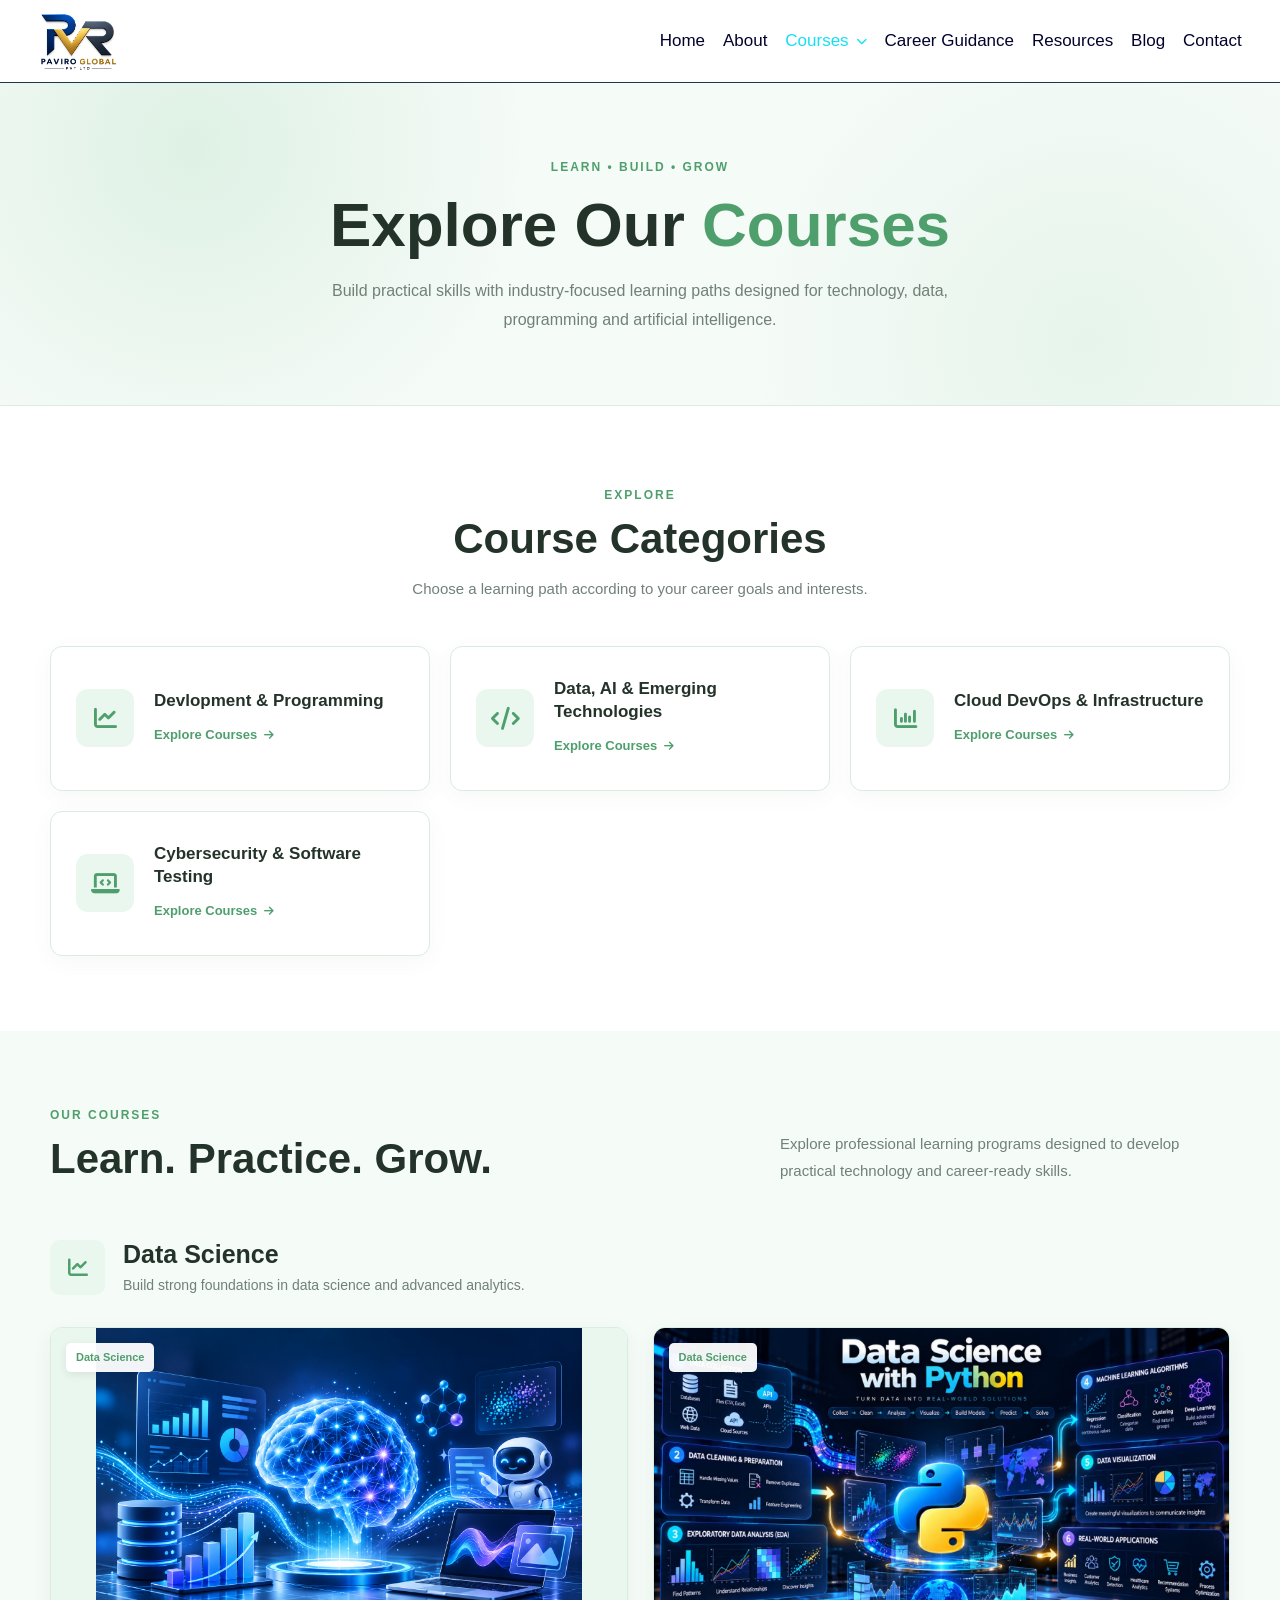
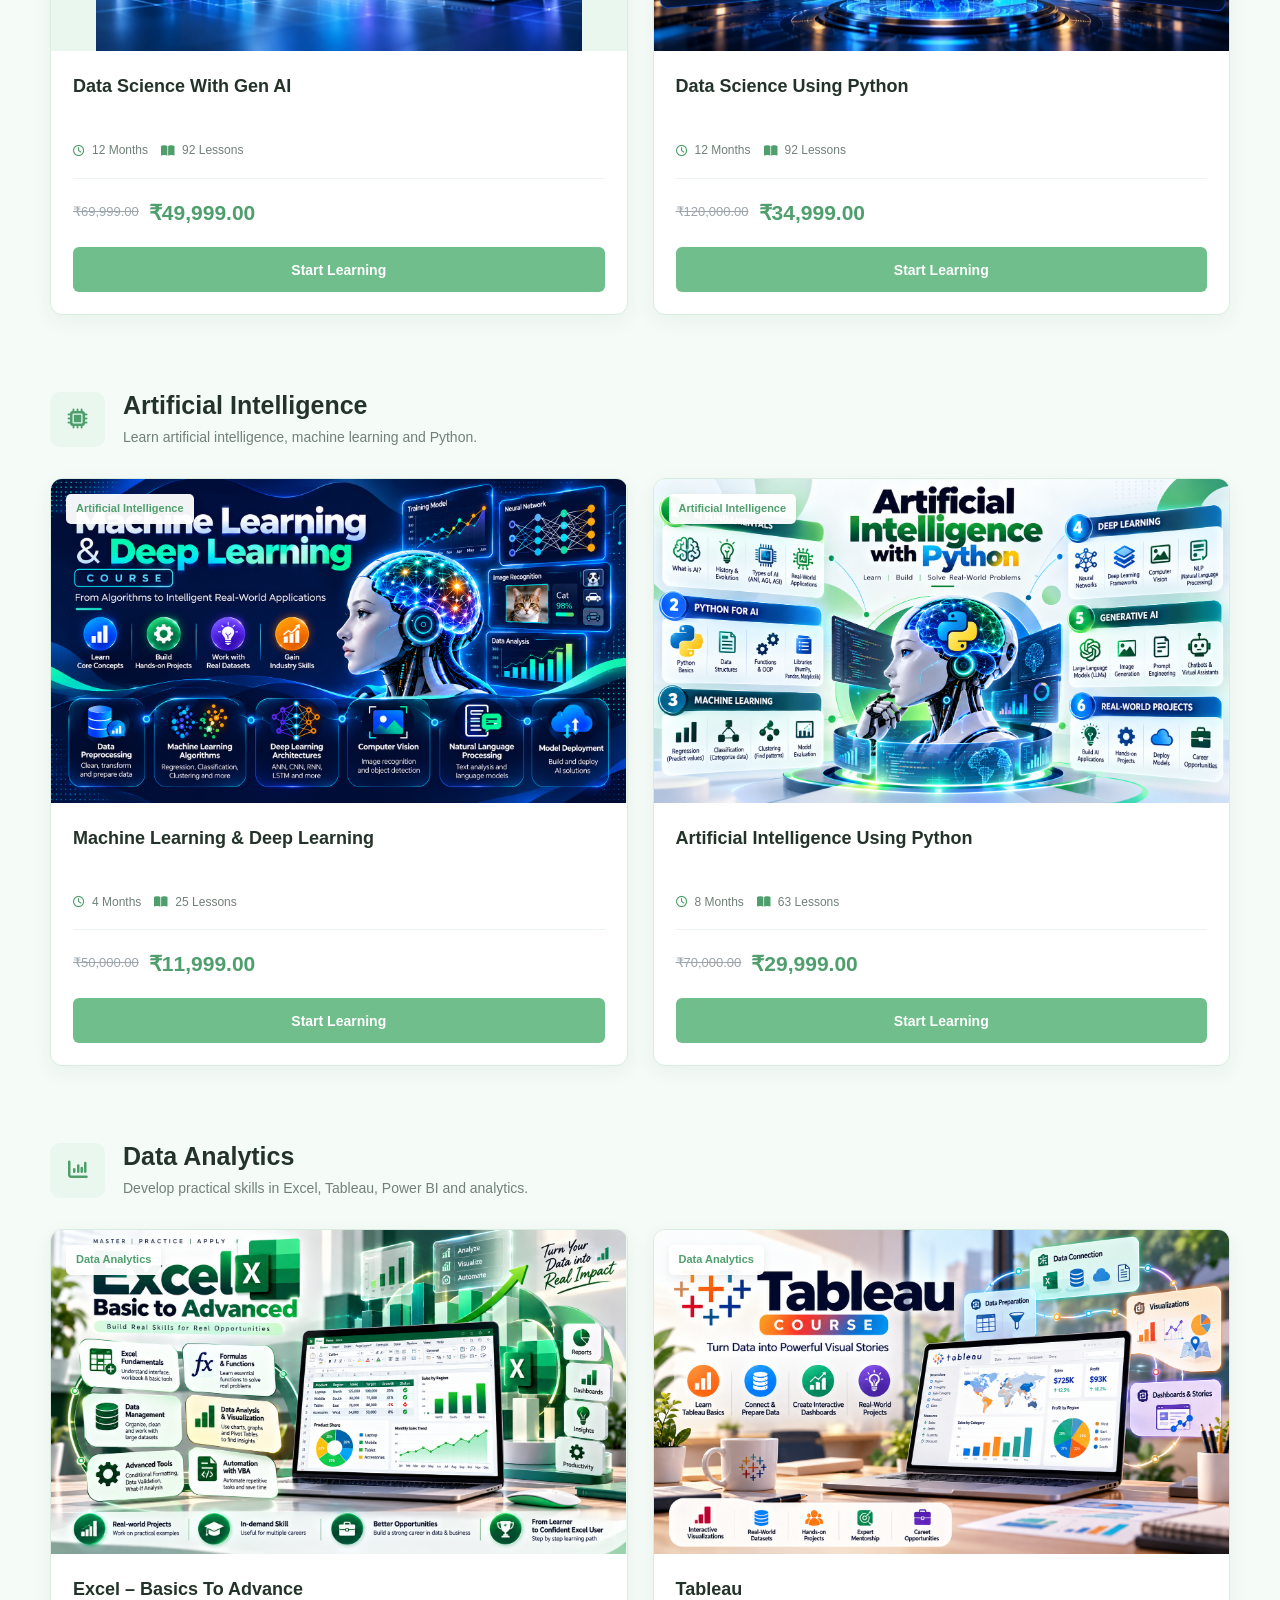
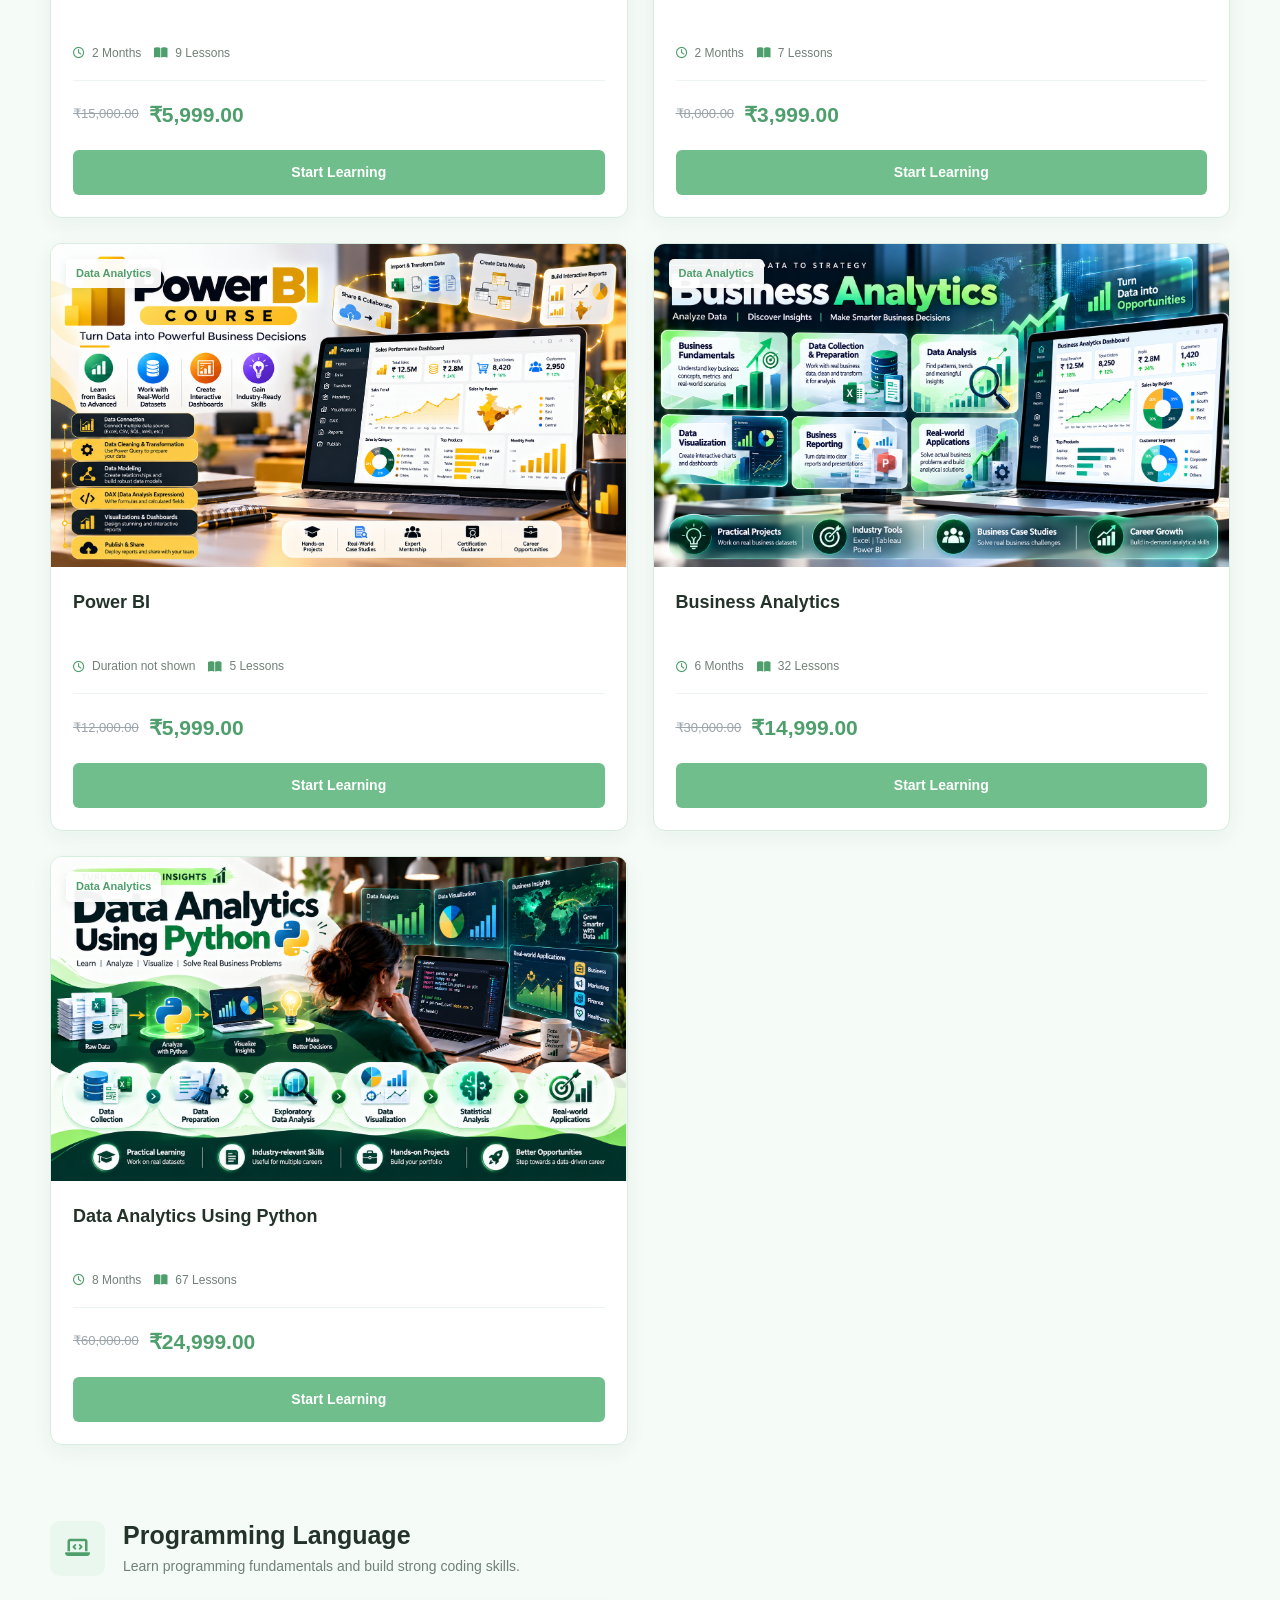
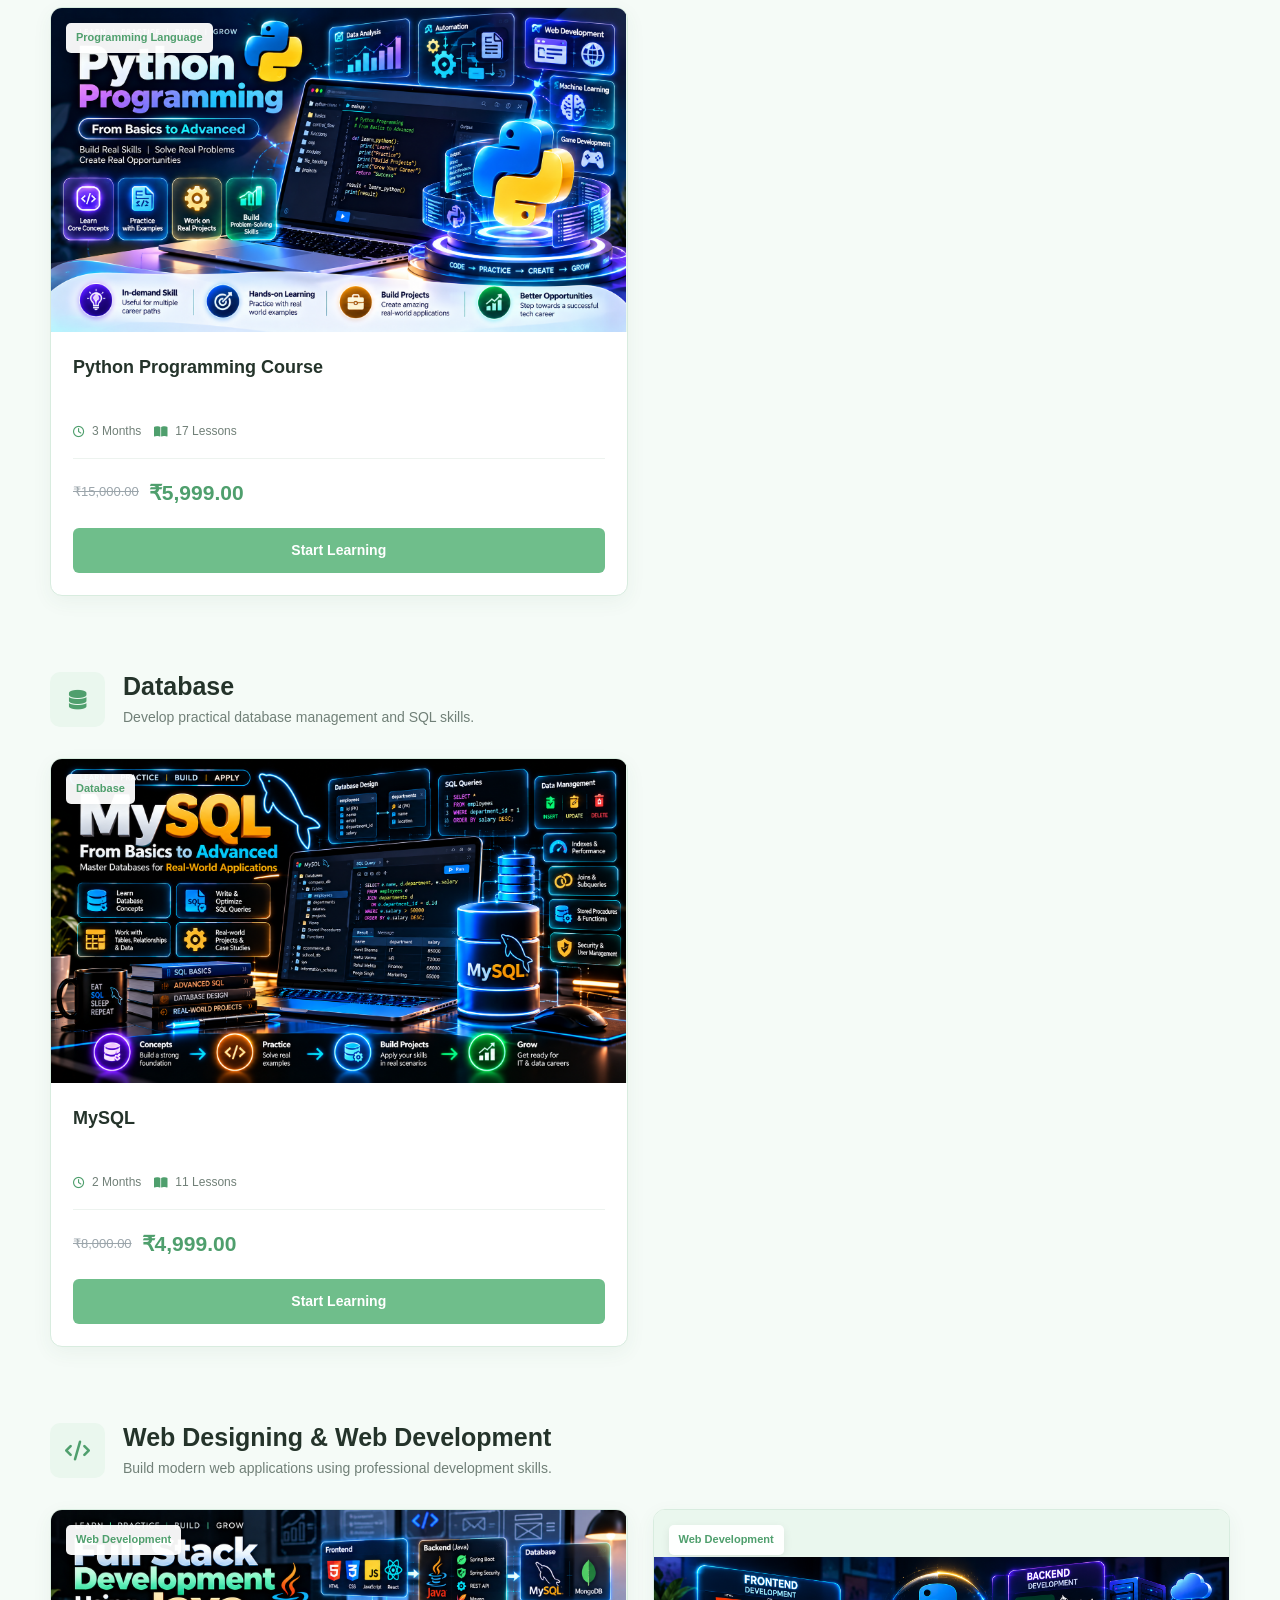
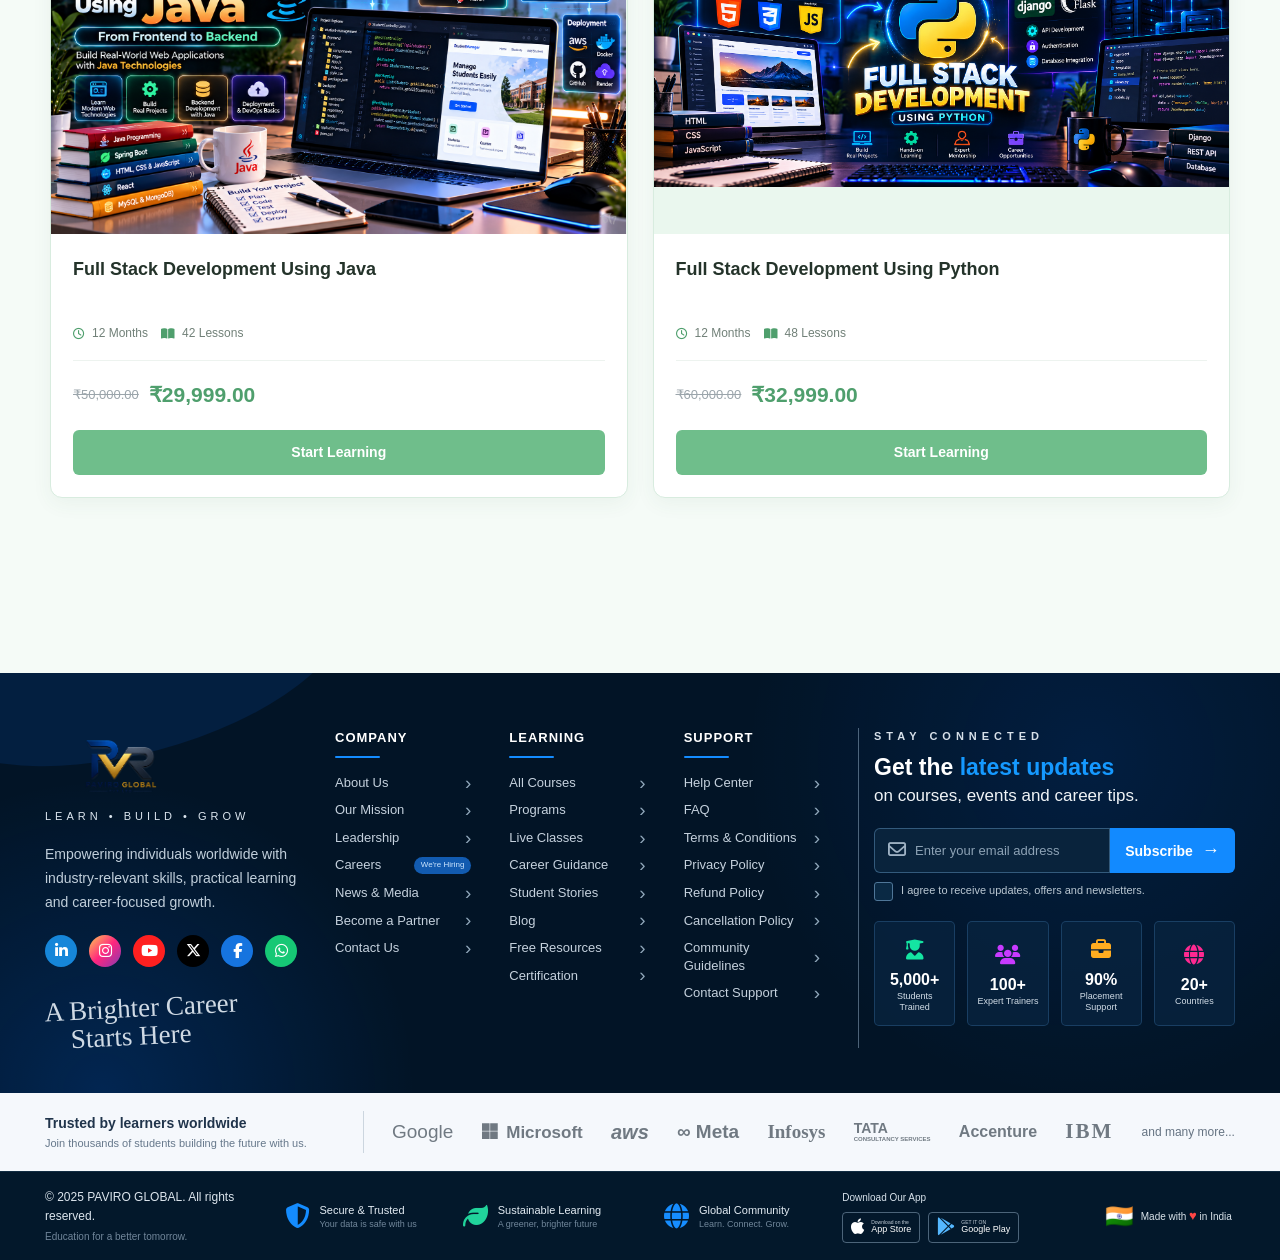
<file: courses.html>
<!DOCTYPE html>

<html lang="en">

<head>
    <meta charset="utf-8" />
    <meta content="width=device-width, initial-scale=1.0" name="viewport" />
    <meta
        content="Explore professional courses at PAVIRO GLOBAL in Data Science, Artificial Intelligence, Data Analytics, Programming, Database and Web Development."
        name="description" />
    <title>Courses | PAVIRO GLOBAL</title>
     <link rel="icon" type="image/png" href="./logo%20(2).png">
    <!-- ================= FONT AWESOME ================= -->
    <link href="https://cdnjs.cloudflare.com/ajax/libs/font-awesome/6.5.2/css/all.min.css" rel="stylesheet" />
    <!-- ================= CSS ================= -->
    <link href="./courses.css" rel="stylesheet" />
    <script src="./navigation.js" defer></script>
</head>

<body>

    <!-- ================= NAVBAR ================= -->
    <header class="navbar">
        <div class="nav-container">
            <!-- LOGO -->
            <img alt="PAVIRO GLOBAL PVT LTD" class="logo" src="./logo (2).png" />
            <!-- MOBILE MENU BUTTON -->
            <button type="button" class="menu-icon" aria-controls="site-navigation" aria-expanded="false"
                aria-label="Open navigation menu">
                <span></span>
                <span></span>
                <span></span>
            </button>
            <!-- NAVIGATION -->
            <nav id="site-navigation" class="nav-menu" aria-label="Primary navigation">
                <a href="./index.html">
                    Home
                </a>
                <a href="./about.html">
                    About
                </a>
                <!-- ================= COURSES DROPDOWN ================= -->
                <div class="courses-nav-dropdown">
                    <button class="courses-nav-btn active" type="button" aria-expanded="false"
                        aria-controls="courses-submenu" aria-haspopup="true">
                        Courses
                        <i class="fa-solid fa-chevron-down"></i>
                    </button>
                    <div id="courses-submenu" class="courses-nav-menu" hidden>
                        <a href="./courses.html#course-data-science-gen-ai">
                            Data Science With Gen AI
                        </a>
                        <a href="./courses.html#course-data-science-python">
                            Data Science Using Python
                        </a>
                        <a href="./courses.html#course-machine-learning">
                            Machine Learning &amp; Deep Learning
                        </a>
                        <a href="./courses.html#course-ai-python">
                            Artificial Intelligence Using Python
                        </a>
                        <a href="./courses.html#course-excel">
                            Excel – Basics To Advance
                        </a>
                        <a href="./courses.html#course-tableau">
                            Tableau
                        </a>
                        <a href="./courses.html#course-power-bi">
                            Power BI
                        </a>
                        <a href="./courses.html#course-business-analytics">
                            Business Analytics
                        </a>
                        <a href="./courses.html#course-data-analytics-python">
                            Data Analytics Using Python
                        </a>
                        <a href="./courses.html#course-python-programming">
                            Python Programming Course
                        </a>
                        <a href="./courses.html#course-mysql">
                            MySQL
                        </a>
                        <a href="./courses.html#course-full-stack-java">
                            Full Stack Development Using Java
                        </a>
                        <a href="./courses.html#course-full-stack-python">
                            Full Stack Development Using Python
                        </a>
                    </div>
                </div>
                <a href="./career.html">
                    Career Guidance
                </a>
                <a href="./resources.html">
                    Resources
                </a>
                <a href="./blog.html">
                    Blog
                </a>
                <a href="./contact.html">
                    Contact
                </a>
                <!-- <a class="profile-button" href="./login.html">
                    <i class="fa-solid fa-user"></i>
                </a> -->
            </nav>
        </div>
    </header>
    <!-- =========================================================
     MAIN
========================================================= -->
    <main>
        <!-- =====================================================
         HERO
    ====================================================== -->
        <section class="courses-hero">
            <div class="hero-content">
                <span class="hero-label">
                    LEARN • BUILD • GROW
                </span>
                <h1>
                    Explore Our
                    <span>Courses</span>
                </h1>
                <p>
                    Build practical skills with industry-focused
                    learning paths designed for technology,
                    data, programming and artificial intelligence.
                </p>
            </div>
        </section>
        <!-- =====================================================
         COURSE CATEGORIES
    ====================================================== -->
        <section class="categories-section" id="categories">
            <div class="section-container">
                <!-- SECTION HEADING -->
                <div class="section-heading">
                    <span class="section-label">
                        EXPLORE
                    </span>
                    <h2>
                        Course Categories
                    </h2>
                    <p>
                        Choose a learning path according to
                        your career goals and interests.
                    </p>
                </div>
                <!-- CATEGORY GRID -->
                <div class="category-grid">
                    <!-- Devlopment & Programming -->
                    <a class="category-card" href="#Devlopment & Programming">
                        <div class="category-icon">
                            <i class="fa-solid fa-chart-line"></i>
                        </div>
                        <div class="category-content">
                            <h3>
                                Devlopment & Programming
                            </h3>
                            <span>
                                Explore Courses
                                <i class="fa-solid fa-arrow-right"></i>
                            </span>
                        </div>
                    </a>
                    <!-- Data, AI & Emerging Technologies -->
                    <a class="category-card" href="#Data, AI & Emerging Technologies">
                        <div class="category-icon">
                            <i class="fa-solid fa-code"></i>
                        </div>
                        <div class="category-content">
                            <h3>
                                Data, AI & Emerging Technologies
                            </h3>
                            <span>
                                Explore Courses
                                <i class="fa-solid fa-arrow-right"></i>
                            </span>
                        </div>
                    </a>
                    <!-- Cloud DevOps & Infrastructure -->
                    <a class="category-card" href="#Cloud DevOps & Infrastructure">
                        <div class="category-icon">
                            <i class="fa-solid fa-chart-column"></i>
                        </div>
                        <div class="category-content">
                            <h3>
                                Cloud DevOps & Infrastructure
                            </h3>
                            <span>
                                Explore Courses
                                <i class="fa-solid fa-arrow-right"></i>
                            </span>
                        </div>
                    </a>
                    <!--  Cybersecurity & Software Testing-->
                    <a class="category-card" href="#Cybersecurity & Software Testing">
                        <div class="category-icon">
                            <i class="fa-solid fa-laptop-code"></i>
                        </div>
                        <div class="category-content">
                            <h3>
                                Cybersecurity & Software Testing
                            </h3>
                            <span>
                                Explore Courses
                                <i class="fa-solid fa-arrow-right"></i>
                            </span>
                        </div>
                    </a>
                </div>
            </div>
        </section>
        <!-- =====================================================
         ALL COURSES
    ====================================================== -->
        <section class="courses-section">
            <div class="section-container">
                <!-- COURSES HEADER -->
                <div class="courses-header">
                    <div>
                        <span class="section-label">
                            OUR COURSES
                        </span>
                        <h2>
                            Learn. Practice. Grow.
                        </h2>
                    </div>
                    <p>
                        Explore professional learning programs
                        designed to develop practical technology
                        and career-ready skills.
                    </p>
                </div>
                <!-- =================================================
                 DATA SCIENCE
            ================================================== -->
                <div class="course-category-section" id="data-science">
                    <div class="category-title">
                        <div class="category-title-icon">
                            <i class="fa-solid fa-chart-line"></i>
                        </div>
                        <div>
                            <h3>
                                Data Science
                            </h3>
                            <p>
                                Build strong foundations in
                                data science and advanced analytics.
                            </p>
                        </div>
                    </div>
                    <div class="course-grid">
                        <!-- DATA SCIENCE WITH GEN AI -->
                        <article class="course-card" id="course-data-science-gen-ai">
                            <div class="course-image">
                                <img alt="Data Science With Gen AI" src="./data science using gen AI.png" />
                                <span class="course-badge">
                                    Data Science
                                </span>
                            </div>
                            <div class="course-content">
                                <h3>
                                    Data Science With Gen AI
                                </h3>
                                <div class="course-meta">
                                    <span>
                                        <i class="fa-regular fa-clock"></i>
                                        12 Months
                                    </span>
                                    <span>
                                        <i class="fa-solid fa-book-open"></i>
                                        92 Lessons
                                    </span>
                                </div>
                                <div class="course-price">
                                    <del>
                                        ₹69,999.00
                                    </del>
                                    <strong>
                                        ₹49,999.00
                                    </strong>
                                </div>
                                <a class="course-btn" href="#">

                                    Start Learning

                                </a>
                            </div>
                        </article>
                        <!-- DATA SCIENCE USING PYTHON -->
                        <article class="course-card" id="course-data-science-python">
                            <div class="course-image">
                                <img alt="Data Science Using Python" src="./data science using python.jpeg" />
                                <span class="course-badge">
                                    Data Science
                                </span>
                            </div>
                            <div class="course-content">
                                <h3>
                                    Data Science Using Python
                                </h3>
                                <div class="course-meta">
                                    <span>
                                        <i class="fa-regular fa-clock"></i>
                                        12 Months
                                    </span>
                                    <span>
                                        <i class="fa-solid fa-book-open"></i>
                                        92 Lessons
                                    </span>
                                </div>
                                <div class="course-price">
                                    <del>
                                        ₹120,000.00
                                    </del>
                                    <strong>
                                        ₹34,999.00
                                    </strong>
                                </div>
                                <a class="course-btn" href="#">

                                    Start Learning

                                </a>
                            </div>
                        </article>
                    </div>
                </div>
                <!-- =================================================
                 ARTIFICIAL INTELLIGENCE
            ================================================== -->
                <div class="course-category-section" id="artificial-intelligence">
                    <div class="category-title">
                        <div class="category-title-icon">
                            <i class="fa-solid fa-microchip"></i>
                        </div>
                        <div>
                            <h3>
                                Artificial Intelligence
                            </h3>
                            <p>
                                Learn artificial intelligence,
                                machine learning and Python.
                            </p>
                        </div>
                    </div>
                    <div class="course-grid">
                        <!-- MACHINE LEARNING -->
                        <article class="course-card" id="course-machine-learning">
                            <div class="course-image">
                                <img alt="Machine Learning and Deep Learning"
                                    src="./machine learning.png" />
                                <span class="course-badge">
                                    Artificial Intelligence
                                </span>
                            </div>
                            <div class="course-content">
                                <h3>
                                    Machine Learning &amp;
                                    Deep Learning
                                </h3>
                                <div class="course-meta">
                                    <span>
                                        <i class="fa-regular fa-clock"></i>
                                        4 Months
                                    </span>
                                    <span>
                                        <i class="fa-solid fa-book-open"></i>
                                        25 Lessons
                                    </span>
                                </div>
                                <div class="course-price">
                                    <del>
                                        ₹50,000.00
                                    </del>
                                    <strong>
                                        ₹11,999.00
                                    </strong>
                                </div>
                                <a class="course-btn" href="#">

                                    Start Learning

                                </a>
                            </div>
                        </article>
                        <!-- AI USING PYTHON -->
                        <article class="course-card" id="course-ai-python">
                            <div class="course-image">
                                <img alt="Artificial Intelligence Using Python"
                                    src="./artificial intelligence using python.png" />
                                <span class="course-badge">
                                    Artificial Intelligence
                                </span>
                            </div>
                            <div class="course-content">
                                <h3>
                                    Artificial Intelligence
                                    Using Python
                                </h3>
                                <div class="course-meta">
                                    <span>
                                        <i class="fa-regular fa-clock"></i>
                                        8 Months
                                    </span>
                                    <span>
                                        <i class="fa-solid fa-book-open"></i>
                                        63 Lessons
                                    </span>
                                </div>
                                <div class="course-price">
                                    <del>
                                        ₹70,000.00
                                    </del>
                                    <strong>
                                        ₹29,999.00
                                    </strong>
                                </div>
                                <a class="course-btn" href="#">

                                    Start Learning

                                </a>
                            </div>
                        </article>
                    </div>
                </div>
                <!-- =================================================
                 DATA ANALYTICS
            ================================================== -->
                <div class="course-category-section" id="data-analytics">
                    <div class="category-title">
                        <div class="category-title-icon">
                            <i class="fa-solid fa-chart-column"></i>
                        </div>
                        <div>
                            <h3>
                                Data Analytics
                            </h3>
                            <p>
                                Develop practical skills in Excel,
                                Tableau, Power BI and analytics.
                            </p>
                        </div>
                    </div>
                    <div class="course-grid">
                        <!-- EXCEL -->
                        <article class="course-card" id="course-excel">
                            <div class="course-image">
                                <img alt="Excel Basics To Advance" src="./excel.png">
                                <span class="course-badge">
                                    Data Analytics
                                </span>
                            </div>
                            <div class="course-content">
                                <h3>
                                    Excel – Basics To Advance
                                </h3>
                                <div class="course-meta">
                                    <span>
                                        <i class="fa-regular fa-clock"></i>
                                        2 Months
                                    </span>
                                    <span>
                                        <i class="fa-solid fa-book-open"></i>
                                        9 Lessons
                                    </span>
                                </div>
                                <div class="course-price">
                                    <del>
                                        ₹15,000.00
                                    </del>
                                    <strong>
                                        ₹5,999.00
                                    </strong>
                                </div>
                                <a class="course-btn" href="#">

                                    Start Learning

                                </a>
                            </div>
                        </article>
                        <!-- TABLEAU -->
                        <article class="course-card" id="course-tableau">
                            <div class="course-image">
                                <img alt="Tableau" src="./tableau.png" />
                                <span class="course-badge">
                                    Data Analytics
                                </span>
                            </div>
                            <div class="course-content">
                                <h3>
                                    Tableau
                                </h3>
                                <div class="course-meta">
                                    <span>
                                        <i class="fa-regular fa-clock"></i>
                                        2 Months
                                    </span>
                                    <span>
                                        <i class="fa-solid fa-book-open"></i>
                                        7 Lessons
                                    </span>
                                </div>
                                <div class="course-price">
                                    <del>
                                        ₹8,000.00
                                    </del>
                                    <strong>
                                        ₹3,999.00
                                    </strong>
                                </div>
                                <a class="course-btn" href="#">

                                    Start Learning

                                </a>
                            </div>
                        </article>
                        <!-- POWER BI -->
                        <article class="course-card" id="course-power-bi">
                            <div class="course-image">
                                <img alt="Power BI" src="./power bi.png" />
                                <span class="course-badge">
                                    Data Analytics
                                </span>
                            </div>
                            <div class="course-content">
                                <h3>
                                    Power BI
                                </h3>
                                <div class="course-meta">
                                    <span>
                                        <i class="fa-regular fa-clock"></i>
                                        Duration not shown
                                    </span>
                                    <span>
                                        <i class="fa-solid fa-book-open"></i>
                                        5 Lessons
                                    </span>
                                </div>
                                <div class="course-price">
                                    <del>
                                        ₹12,000.00
                                    </del>
                                    <strong>
                                        ₹5,999.00
                                    </strong>
                                </div>
                                <a class="course-btn" href="#">

                                    Start Learning

                                </a>
                            </div>
                        </article>
                        <!-- BUSINESS ANALYTICS -->
                        <article class="course-card" id="course-business-analytics">
                            <div class="course-image">
                                <img alt="Business Analytics" src="./business analytics.png" />
                                <span class="course-badge">
                                    Data Analytics
                                </span>
                            </div>
                            <div class="course-content">
                                <h3>
                                    Business Analytics
                                </h3>
                                <div class="course-meta">
                                    <span>
                                        <i class="fa-regular fa-clock"></i>
                                        6 Months
                                    </span>
                                    <span>
                                        <i class="fa-solid fa-book-open"></i>
                                        32 Lessons
                                    </span>
                                </div>
                                <div class="course-price">
                                    <del>
                                        ₹30,000.00
                                    </del>
                                    <strong>
                                        ₹14,999.00
                                    </strong>
                                </div>
                                <a class="course-btn" href="#">

                                    Start Learning

                                </a>
                            </div>
                        </article>
                        <!-- DATA ANALYTICS USING PYTHON -->
                        <article class="course-card" id="course-data-analytics-python">
                            <div class="course-image">
                                <img alt="Data Analytics Using Python" src="./data analytics using python.png" />
                                <span class="course-badge">
                                    Data Analytics
                                </span>
                            </div>
                            <div class="course-content">
                                <h3>
                                    Data Analytics Using Python
                                </h3>
                                <div class="course-meta">
                                    <span>
                                        <i class="fa-regular fa-clock"></i>
                                        8 Months
                                    </span>
                                    <span>
                                        <i class="fa-solid fa-book-open"></i>
                                        67 Lessons
                                    </span>
                                </div>
                                <div class="course-price">
                                    <del>
                                        ₹60,000.00
                                    </del>
                                    <strong>
                                        ₹24,999.00
                                    </strong>
                                </div>
                                <a class="course-btn" href="#">

                                    Start Learning

                                </a>
                            </div>
                        </article>
                    </div>
                </div>
                <!-- =================================================
                 PROGRAMMING LANGUAGE
            ================================================== -->
                <div class="course-category-section" id="programming">
                    <div class="category-title">
                        <div class="category-title-icon">
                            <i class="fa-solid fa-laptop-code"></i>
                        </div>
                        <div>
                            <h3>
                                Programming Language
                            </h3>
                            <p>
                                Learn programming fundamentals
                                and build strong coding skills.
                            </p>
                        </div>
                    </div>
                    <div class="course-grid">
                        <!-- PYTHON -->
                        <article class="course-card" id="course-python-programming">
                            <div class="course-image">
                                <img alt="Python Programming Course" src="./python programming.png" />
                                <span class="course-badge">
                                    Programming Language
                                </span>
                            </div>
                            <div class="course-content">
                                <h3>
                                    Python Programming Course
                                </h3>
                                <div class="course-meta">
                                    <span>
                                        <i class="fa-regular fa-clock"></i>
                                        3 Months
                                    </span>
                                    <span>
                                        <i class="fa-solid fa-book-open"></i>
                                        17 Lessons
                                    </span>
                                </div>
                                <div class="course-price">
                                    <del>
                                        ₹15,000.00
                                    </del>
                                    <strong>
                                        ₹5,999.00
                                    </strong>
                                </div>
                                <a class="course-btn" href="#">

                                    Start Learning

                                </a>
                            </div>
                        </article>
                    </div>
                </div>
                <!-- =================================================
                 DATABASE
            ================================================== -->
                <div class="course-category-section" id="database">
                    <div class="category-title">
                        <div class="category-title-icon">
                            <i class="fa-solid fa-database"></i>
                        </div>
                        <div>
                            <h3>
                                Database
                            </h3>
                            <p>
                                Develop practical database
                                management and SQL skills.
                            </p>
                        </div>
                    </div>
                    <div class="course-grid">
                        <!-- MYSQL -->
                        <article class="course-card" id="course-mysql">
                            <div class="course-image">
                                <img alt="MySQL" src="./my sql.png" />
                                <span class="course-badge">
                                    Database
                                </span>
                            </div>
                            <div class="course-content">
                                <h3>
                                    MySQL
                                </h3>
                                <div class="course-meta">
                                    <span>
                                        <i class="fa-regular fa-clock"></i>
                                        2 Months
                                    </span>
                                    <span>
                                        <i class="fa-solid fa-book-open"></i>
                                        11 Lessons
                                    </span>
                                </div>
                                <div class="course-price">
                                    <del>
                                        ₹8,000.00
                                    </del>
                                    <strong>
                                        ₹4,999.00
                                    </strong>
                                </div>
                                <a class="course-btn" href="#">

                                    Start Learning

                                </a>
                            </div>
                        </article>
                    </div>
                </div>
                <!-- =================================================
                 WEB DESIGNING & DEVELOPMENT
            ================================================== -->
                <div class="course-category-section" id="web-development">
                    <div class="category-title">
                        <div class="category-title-icon">
                            <i class="fa-solid fa-code"></i>
                        </div>
                        <div>
                            <h3>
                                Web Designing &amp;
                                Web Development
                            </h3>
                            <p>
                                Build modern web applications
                                using professional development skills.
                            </p>
                        </div>
                    </div>
                    <div class="course-grid">
                        <!-- JAVA FULL STACK -->
                        <article class="course-card" id="course-full-stack-java">
                            <div class="course-image">
                                <img alt="Full Stack Development Using Java" src="./full stqck using java.png" />
                                <span class="course-badge">
                                    Web Development
                                </span>
                            </div>
                            <div class="course-content">
                                <h3>
                                    Full Stack Development
                                    Using Java
                                </h3>
                                <div class="course-meta">
                                    <span>
                                        <i class="fa-regular fa-clock"></i>
                                        12 Months
                                    </span>
                                    <span>
                                        <i class="fa-solid fa-book-open"></i>
                                        42 Lessons
                                    </span>
                                </div>
                                <div class="course-price">
                                    <del>
                                        ₹50,000.00
                                    </del>
                                    <strong>
                                        ₹29,999.00
                                    </strong>
                                </div>
                                <a class="course-btn" href="#">

                                    Start Learning

                                </a>
                            </div>
                        </article>
                        <!-- PYTHON FULL STACK -->
                        <article class="course-card" id="course-full-stack-python">
                            <div class="course-image">
                                <img alt="Full Stack Development Using Python" src="./full stack using python.png" />
                                <span class="course-badge">
                                    Web Development
                                </span>
                            </div>
                            <div class="course-content">
                                <h3>
                                    Full Stack Development
                                    Using Python
                                </h3>
                                <div class="course-meta">
                                    <span>
                                        <i class="fa-regular fa-clock"></i>
                                        12 Months
                                    </span>
                                    <span>
                                        <i class="fa-solid fa-book-open"></i>
                                        48 Lessons
                                    </span>
                                </div>
                                <div class="course-price">
                                    <del>
                                        ₹60,000.00
                                    </del>
                                    <strong>
                                        ₹32,999.00
                                    </strong>
                                </div>
                                <a class="course-btn" href="#">

                                    Start Learning

                                </a>
                            </div>
                        </article>
                    </div>
                </div>
            </div>
        </section>
    </main>
    <footer class="site-footer">
        <!-- =====================================================
         MAIN FOOTER
    ====================================================== -->
        <div class="footer-main">
            <div class="footer-container">
                <!-- =================================================
                 BRAND COLUMN
            ================================================== -->
                <div class="footer-brand">
                    <a class="footer-logo" href="./index.html">
                        <img alt="PAVIRO GLOBAL" src="./logo (2).png" />
                    </a>
                    <div class="footer-tagline">
                        LEARN • BUILD • GROW
                    </div>
                    <p class="footer-description">
                        Empowering individuals worldwide with
                        industry-relevant skills, practical learning
                        and career-focused growth.
                    </p>
                    <!-- SOCIAL ICONS -->
                    <div class="footer-socials">
                        <a aria-label="LinkedIn" href="#">
                            <i class="fa-brands fa-linkedin-in"></i>
                        </a>
                        <a aria-label="Instagram"
                            href="https://www.instagram.com/paviro333?utm_source=ig_web_button_share_sheet&amp;stkn=ZDNlZDc0MzIxNw==">
                            <i class="fa-brands fa-instagram"></i>
                        </a>
                        <a aria-label="YouTube" href="#">
                            <i class="fa-brands fa-youtube"></i>
                        </a>
                        <a aria-label="X" href="#">
                            <i class="fa-brands fa-x-twitter"></i>
                        </a>
                        <a aria-label="Facebook" href="#">
                            <i class="fa-brands fa-facebook-f"></i>
                        </a>
                        <a aria-label="WhatsApp" href="#">
                            <i class="fa-brands fa-whatsapp"></i>
                        </a>
                    </div>
                    <div class="footer-slogan">
                        A Brighter Career<br />
                        <span>Starts Here</span>
                    </div>
                </div>
                <!-- =================================================
                 COMPANY
            ================================================== -->
                <div class="footer-column">
                    <h3>
                        COMPANY
                    </h3>
                    <div class="footer-heading-line"></div>
                    <ul>
                        <li>
                            <a href="./about.html">
                                About Us
                                <span>›</span>
                            </a>
                        </li>
                        <li>
                            <a href="./about.html">
                                Our Mission
                                <span>›</span>
                            </a>
                        </li>
                        <li>
                            <a href="#">
                                Leadership
                                <span>›</span>
                            </a>
                        </li>
                        <li>
                            <a href="./career.html">
                                Careers

                                <small>
                                    We're Hiring
                                </small>
                            </a>
                        </li>
                        <li>
                            <a href="#">
                                News &amp; Media
                                <span>›</span>
                            </a>
                        </li>
                        <li>
                            <a href="#">
                                Become a Partner
                                <span>›</span>
                            </a>
                        </li>
                        <li>
                            <a href="./contact.html">
                                Contact Us
                                <span>›</span>
                            </a>
                        </li>
                    </ul>
                </div>
                <!-- =================================================
                 LEARNING
            ================================================== -->
                <div class="footer-column">
                    <h3>
                        LEARNING
                    </h3>
                    <div class="footer-heading-line"></div>
                    <ul>
                        <li>
                            <a href="./courses.html">
                                All Courses
                                <span>›</span>
                            </a>
                        </li>
                        <li>
                            <a href="./courses.html">
                                Programs
                                <span>›</span>
                            </a>
                        </li>
                        <li>
                            <a href="#">
                                Live Classes
                                <span>›</span>
                            </a>
                        </li>
                        <li>
                            <a href="./career.html">
                                Career Guidance
                                <span>›</span>
                            </a>
                        </li>
                        <li>
                            <a href="#">
                                Student Stories
                                <span>›</span>
                            </a>
                        </li>
                        <li>
                            <a href="./blog.html">
                                Blog
                                <span>›</span>
                            </a>
                        </li>
                        <li>
                            <a href="#">
                                Free Resources
                                <span>›</span>
                            </a>
                        </li>
                        <li>
                            <a href="#">
                                Certification
                                <span>›</span>
                            </a>
                        </li>
                    </ul>
                </div>
                <!-- =================================================
                 SUPPORT
            ================================================== -->
                <div class="footer-column">
                    <h3>
                        SUPPORT
                    </h3>
                    <div class="footer-heading-line"></div>
                    <ul>
                        <li>
                            <a href="#">
                                Help Center
                                <span>›</span>
                            </a>
                        </li>
                        <li>
                            <a href="#">
                                FAQ
                                <span>›</span>
                            </a>
                        </li>
                        <li>
                            <a href="#">
                                Terms &amp; Conditions
                                <span>›</span>
                            </a>
                        </li>
                        <li>
                            <a href="#">
                                Privacy Policy
                                <span>›</span>
                            </a>
                        </li>
                        <li>
                            <a href="#">
                                Refund Policy
                                <span>›</span>
                            </a>
                        </li>
                        <li>
                            <a href="#">
                                Cancellation Policy
                                <span>›</span>
                            </a>
                        </li>
                        <li>
                            <a href="#">
                                Community Guidelines
                                <span>›</span>
                            </a>
                        </li>
                        <li>
                            <a href="./contact.html">
                                Contact Support
                                <span>›</span>
                            </a>
                        </li>
                    </ul>
                </div>
                <!-- =================================================
                 NEWSLETTER
            ================================================== -->
                <div class="footer-newsletter">
                    <div class="newsletter-title">
                        STAY CONNECTED
                    </div>
                    <h2>
                        Get the
                        <span>latest updates</span>
                    </h2>
                    <p>
                        on courses, events and career tips.
                    </p>
                    <!-- EMAIL FORM -->
                    <form class="newsletter-form">
                        <div class="email-box">
                            <i class="fa-regular fa-envelope"></i>
                            <input aria-label="Email address" placeholder="Enter your email address" required=""
                                type="email" />
                        </div>
                        <button type="submit">
                            Subscribe
                            <span>→</span>
                        </button>
                    </form>
                    <!-- CHECKBOX -->
                    <label class="newsletter-check">
                        <input required="" type="checkbox" />
                        <span class="custom-check"></span>
                        <span>
                            I agree to receive updates,
                            offers and newsletters.
                        </span>
                    </label>
                    <!-- STATS -->
                    <div class="footer-stats">
                        <!-- STUDENTS -->
                        <div class="stat-card">
                            <div class="stat-icon students">
                                <i class="fa-solid fa-user-graduate"></i>
                            </div>
                            <strong>
                                5,000+
                            </strong>
                            <span>
                                Students Trained
                            </span>
                        </div>
                        <!-- TRAINERS -->
                        <div class="stat-card">
                            <div class="stat-icon trainers">
                                <i class="fa-solid fa-users"></i>
                            </div>
                            <strong>
                                100+
                            </strong>
                            <span>
                                Expert Trainers
                            </span>
                        </div>
                        <!-- PLACEMENT -->
                        <div class="stat-card">
                            <div class="stat-icon placement">
                                <i class="fa-solid fa-briefcase"></i>
                            </div>
                            <strong>
                                90%
                            </strong>
                            <span>
                                Placement Support
                            </span>
                        </div>
                        <!-- COUNTRIES -->
                        <div class="stat-card">
                            <div class="stat-icon countries">
                                <i class="fa-solid fa-globe"></i>
                            </div>
                            <strong>
                                20+
                            </strong>
                            <span>
                                Countries
                            </span>
                        </div>
                    </div>
                </div>
            </div>
        </div>
        <!-- =====================================================
         TRUSTED COMPANIES
    ====================================================== -->
        <div class="trusted-section">
            <div class="trusted-container">
                <div class="trusted-text">
                    <strong>
                        Trusted by learners worldwide
                    </strong>
                    <span>
                        Join thousands of students building
                        the future with us.
                    </span>
                </div>
                <div class="trusted-divider"></div>
                <div class="company-logos">
                    <span class="company-logo google">
                        Google
                    </span>
                    <span class="company-logo microsoft">
                        <i class="fa-brands fa-microsoft"></i>
                        Microsoft
                    </span>
                    <span class="company-logo aws">
                        aws
                    </span>
                    <span class="company-logo meta">
                        ∞ Meta
                    </span>
                    <span class="company-logo infosys">
                        Infosys
                    </span>
                    <span class="company-logo tcs">
                        TATA
                        <small>CONSULTANCY SERVICES</small>
                    </span>
                    <span class="company-logo accenture">
                        Accenture
                    </span>
                    <span class="company-logo ibm">
                        IBM
                    </span>
                    <span class="more-companies">
                        and many more...
                    </span>
                </div>
            </div>
        </div>
        <!-- =====================================================
         BOTTOM BAR
    ====================================================== -->
        <div class="footer-bottom">
            <div class="bottom-container">
                <!-- COPYRIGHT -->
                <div class="copyright">
                    <span>
                        © 2025 PAVIRO GLOBAL.
                        All rights reserved.
                    </span>
                    <small>
                        Education for a better tomorrow.
                    </small>
                </div>
                <!-- SECURE -->
                <div class="bottom-feature">
                    <div class="bottom-feature-icon blue">
                        <i class="fa-solid fa-shield-halved"></i>
                    </div>
                    <div>
                        <strong>
                            Secure &amp; Trusted
                        </strong>
                        <span>
                            Your data is safe with us
                        </span>
                    </div>
                </div>
                <!-- SUSTAINABLE -->
                <div class="bottom-feature">
                    <div class="bottom-feature-icon green">
                        <i class="fa-solid fa-leaf"></i>
                    </div>
                    <div>
                        <strong>
                            Sustainable Learning
                        </strong>
                        <span>
                            A greener, brighter future
                        </span>
                    </div>
                </div>
                <!-- GLOBAL -->
                <div class="bottom-feature">
                    <div class="bottom-feature-icon globe">
                        <i class="fa-solid fa-globe"></i>
                    </div>
                    <div>
                        <strong>
                            Global Community
                        </strong>
                        <span>
                            Learn. Connect. Grow.
                        </span>
                    </div>
                </div>
                <!-- APP -->
                <div class="app-download">
                    <span>
                        Download Our App
                    </span>
                    <div class="app-buttons">
                        <a class="app-store" href="#">
                            <i class="fa-brands fa-apple"></i>
                            <div>
                                <small>
                                    Download on the
                                </small>
                                <strong>
                                    App Store
                                </strong>
                            </div>
                        </a>
                        <a class="google-play" href="#">
                            <i class="fa-brands fa-google-play"></i>
                            <div>
                                <small>
                                    GET IT ON
                                </small>
                                <strong>
                                    Google Play
                                </strong>
                            </div>
                        </a>
                    </div>
                </div>
                <!-- INDIA -->
                <div class="made-india">
                    <span class="india-flag">
                        🇮🇳
                    </span>
                    <span>
                        Made with
                        <b>♥</b>
                        in India
                    </span>
                </div>
            </div>
        </div>
    </footer>
    <script>
        document.addEventListener("DOMContentLoaded", function () {
            const dropdown = document.querySelector(".courses-nav-dropdown");
            const button = document.querySelector(".courses-nav-btn");

            if (dropdown && button) {
                button.addEventListener("click", function (event) {
                    event.stopPropagation();
                    dropdown.classList.toggle("open");
                });

                document.addEventListener("click", function (event) {
                    if (!dropdown.contains(event.target)) dropdown.classList.remove("open");
                });

                document.addEventListener("keydown", function (event) {
                    if (event.key === "Escape") dropdown.classList.remove("open");
                });
            }

            const courseMap = {
                "#course-data-science-gen-ai": "Data Science With Gen AI",
                "#course-data-science-python": "Data Science Using Python",
                "#course-machine-learning": "Machine Learning & Deep Learning",
                "#course-ai-python": "Artificial Intelligence Using Python",
                "#course-excel": "Excel – Basics To Advance",
                "#course-tableau": "Tableau",
                "#course-power-bi": "Power BI",
                "#course-business-analytics": "Business Analytics",
                "#course-data-analytics-python": "Data Analytics Using Python",
                "#course-python-programming": "Python Programming Course",
                "#course-mysql": "MySQL",
                "#course-full-stack-java": "Full Stack Development Using Java",
                "#course-full-stack-python": "Full Stack Development Using Python"
            };

            function normalize(text) {
                return text.replace(/\s+/g, " ").trim().toLowerCase();
            }

            function findCourse(name) {
                const target = normalize(name);
                return Array.from(document.querySelectorAll(".course-card")).find(function (card) {
                    const title = card.querySelector(".course-content h3");
                    return title && normalize(title.textContent) === target;
                });
            }

            function openCourseFromHash(hash) {
                const name = courseMap[hash];
                if (!name) return;

                const card = findCourse(name);
                if (!card) return;

                document.querySelectorAll(".course-card.nav-target").forEach(function (el) {
                    el.classList.remove("nav-target");
                });

                card.classList.add("nav-target");
                const navHeight = document.querySelector(".navbar")?.offsetHeight || 82;
                const top = card.getBoundingClientRect().top + window.scrollY - navHeight - 18;
                window.scrollTo({ top: Math.max(0, top), behavior: "smooth" });

                window.setTimeout(function () {
                    card.classList.remove("nav-target");
                }, 2500);
            }

            if (dropdown) {
                dropdown.querySelectorAll(".courses-nav-menu a").forEach(function (link) {
                    link.addEventListener("click", function (event) {
                        const hash = new URL(this.href, window.location.href).hash;
                        if (!courseMap[hash]) return;
                        event.preventDefault();
                        dropdown.classList.remove("open");
                        history.pushState(null, "", hash);
                        openCourseFromHash(hash);
                    });
                });
            }

            window.addEventListener("popstate", function () {
                openCourseFromHash(window.location.hash);
            });

            if (courseMap[window.location.hash]) {
                window.setTimeout(function () {
                    openCourseFromHash(window.location.hash);
                }, 150);
            }
        });
    </script>
    <script>
        document.addEventListener("DOMContentLoaded", function () {
            const dropdown = document.querySelector(".courses-nav-dropdown");
            const button = document.querySelector(".courses-nav-btn");
            if (dropdown && button) {
                button.addEventListener("click", function (e) {
                    e.stopPropagation();
                    dropdown.classList.toggle("open");
                });
                document.addEventListener("click", function (e) {
                    if (!dropdown.contains(e.target)) dropdown.classList.remove("open");
                });
                document.addEventListener("keydown", function (e) {
                    if (e.key === "Escape") dropdown.classList.remove("open");
                });
            }

            function activateCourseFromHash() {
                const id = decodeURIComponent(location.hash.slice(1));
                if (!id) return;
                const card = document.getElementById(id);
                if (!card) return;
                document.querySelectorAll(".course-card.nav-target").forEach(el => el.classList.remove("nav-target"));
                card.classList.add("nav-target");
                setTimeout(() => card.scrollIntoView({ behavior: "smooth", block: "start" }), 80);
            }
            activateCourseFromHash();
            window.addEventListener("hashchange", activateCourseFromHash);
        });
    </script>
</body>

</html>
</file>
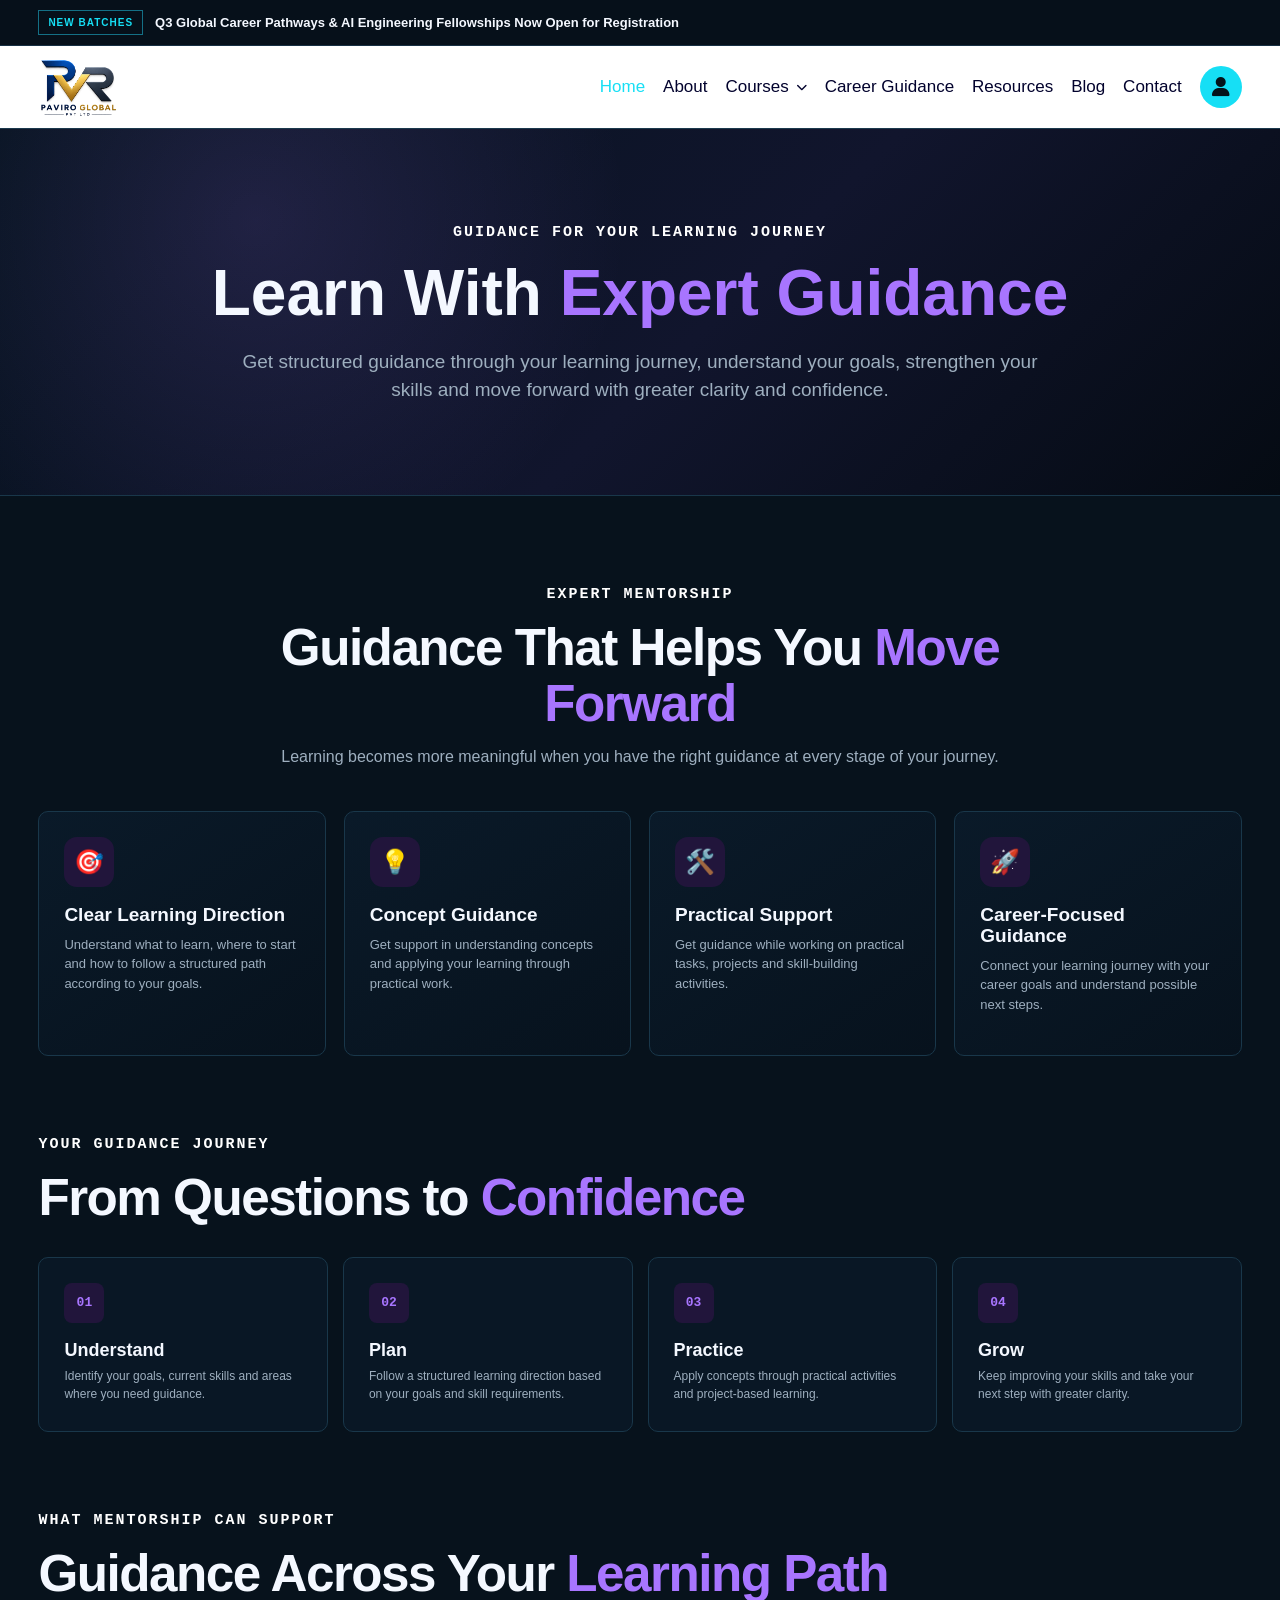
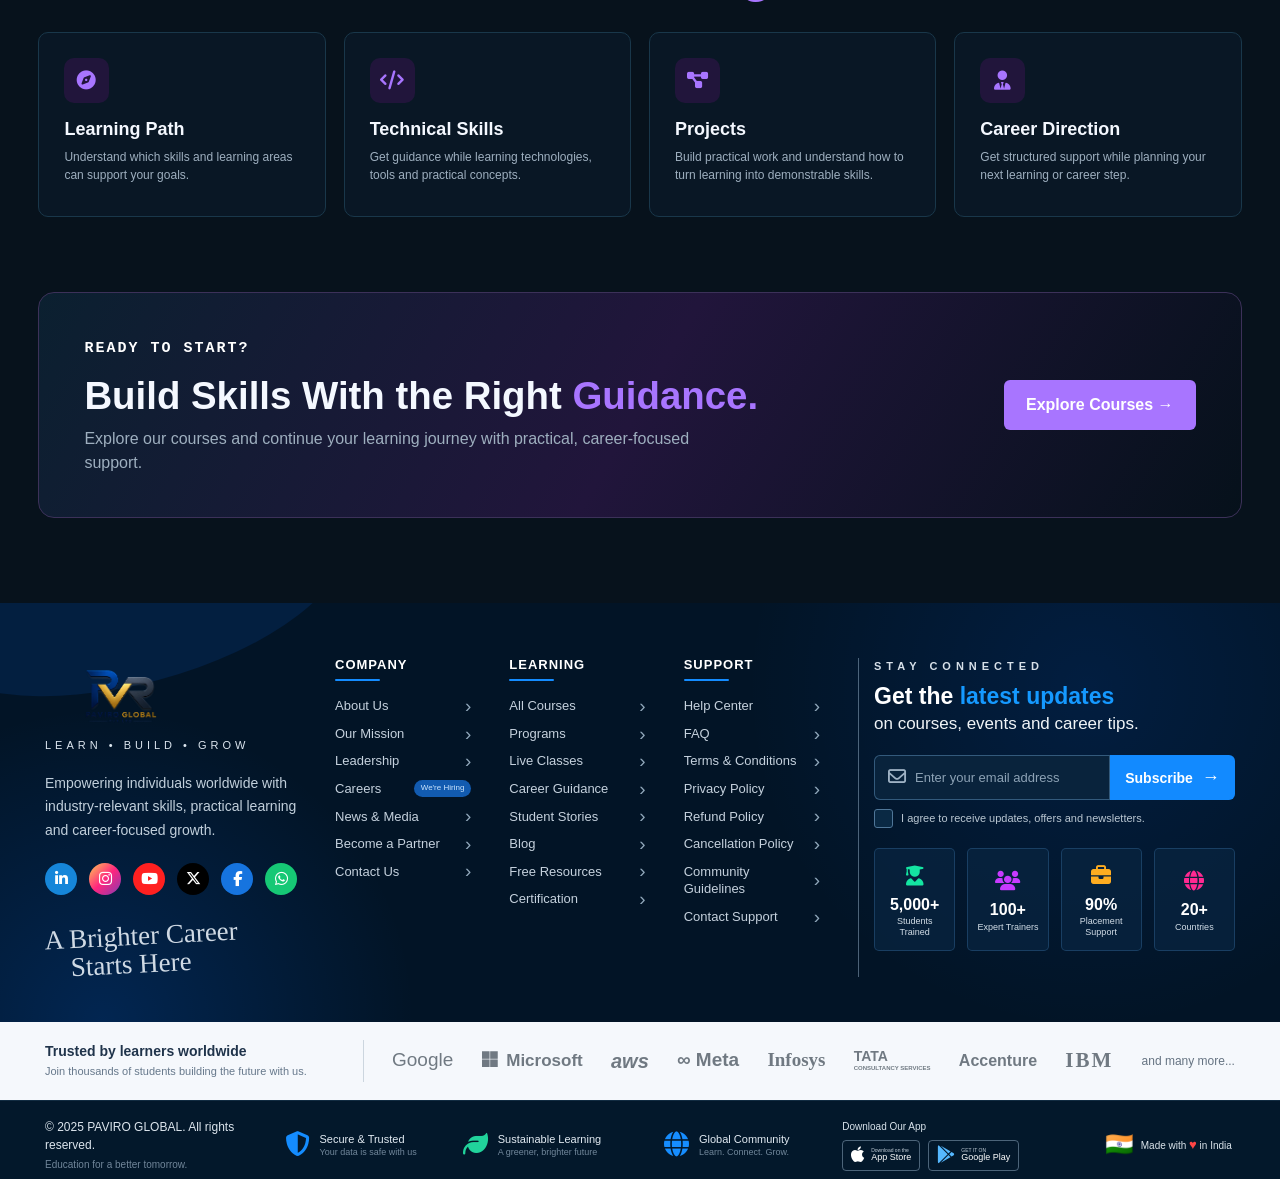
<file: expert-mentorship.html>
<!DOCTYPE html>
<html lang="en">

<head>
    <meta charset="UTF-8">
    <meta name="viewport" content="width=device-width, initial-scale=1.0">

    <title>Expert Mentorship | PAVIRO GLOBAL</title>

    <link rel="stylesheet" href="./expert-mentorship.css">
    <link rel="stylesheet"
          href="https://cdnjs.cloudflare.com/ajax/libs/font-awesome/6.5.2/css/all.min.css">
    <script src="./navigation.js" defer></script>
</head>

<body>

    <!-- ================= ANNOUNCEMENT BAR ================= -->
    <div class="announcement-bar">
        <div class="announcement-left">
            <span class="announcement-badge">NEW BATCHES</span>
            <span class="announcement-text">
                Q3 Global Career Pathways &amp; AI Engineering Fellowships Now Open for Registration
            </span>
        </div>
    </div>

    <!-- ================= HOME MASTER NAVBAR ================= -->
    <header class="navbar">

        <div class="nav-container">

            <!-- LOGO -->
            <img class="logo" src="./logo (2).png" alt="PAVIRO GLOBAL PVT LTD">

            <!-- MOBILE MENU BUTTON -->

            <button type="button" class="menu-icon" aria-controls="site-navigation" aria-expanded="false"
                aria-label="Open navigation menu">
                <span></span>
                <span></span>
                <span></span>
            </button>


            <!-- NAVIGATION -->

            <nav id="site-navigation" class="nav-menu" aria-label="Primary navigation">

                <a href="#" class="active">
                    Home
                </a>

                <a href="./about.html">
                    About
                </a>

                <!-- ================= COURSES DROPDOWN ================= -->

                <div class="courses-nav-dropdown">

                    <button type="button" class="courses-nav-btn" aria-expanded="false" aria-controls="courses-submenu"
                        aria-haspopup="true">
                        Courses
                        <i class="fa-solid fa-chevron-down"></i>
                    </button>

                    <div id="courses-submenu" class="courses-nav-menu" hidden>

                        <a href="./courses.html#course-data-science-gen-ai">
                            Data Science With Gen AI
                        </a>

                        <a href="./courses.html#course-data-science-python">
                            Data Science Using Python
                        </a>

                        <a href="./courses.html#course-machine-learning">
                            Machine Learning &amp; Deep Learning
                        </a>

                        <a href="./courses.html#course-ai-python">
                            Artificial Intelligence Using Python
                        </a>

                        <a href="./courses.html#course-excel">
                            Excel – Basics To Advance
                        </a>

                        <a href="./courses.html#course-tableau">
                            Tableau
                        </a>

                        <a href="./courses.html#course-power-bi">
                            Power BI
                        </a>

                        <a href="./courses.html#course-business-analytics">
                            Business Analytics
                        </a>

                        <a href="./courses.html#course-data-analytics-python">
                            Data Analytics Using Python
                        </a>

                        <a href="./courses.html#course-python-programming">
                            Python Programming Course
                        </a>

                        <a href="./courses.html#course-mysql">
                            MySQL
                        </a>

                        <a href="./courses.html#course-full-stack-java">
                            Full Stack Development Using Java
                        </a>

                        <a href="./courses.html#course-full-stack-python">
                            Full Stack Development Using Python
                        </a>

                    </div>

                </div>

                <a href="./career.html">
                    Career Guidance
                </a>

                <a href="./resources.html">
                    Resources
                </a>

                <a href="./blog.html">
                    Blog
                </a>

                <a href="./contact.html">
                    Contact
                </a>

                <a href="./login.html" class="profile-button">
                    <i class="fa-solid fa-user"></i>

                </a>

            </nav>

        </div>

    </header>

    <main>

        <!-- ================= HERO ================= -->
        <section class="mentorship-hero">

            <div class="mentorship-hero-content">

                <span class="mentorship-label">
                    GUIDANCE FOR YOUR LEARNING JOURNEY
                </span>

                <h1>
                    Learn With <span>Expert Guidance</span>
                </h1>

                <p>
                    Get structured guidance through your learning journey,
                    understand your goals, strengthen your skills and move
                    forward with greater clarity and confidence.
                </p>

            </div>

        </section>


        <!-- ================= WHY MENTORSHIP ================= -->
        <section class="mentorship-section">

            <div class="mentorship-container">

                <div class="mentorship-heading">
                    <span>EXPERT MENTORSHIP</span>

                    <h2>
                        Guidance That Helps You <strong>Move Forward</strong>
                    </h2>

                    <p>
                        Learning becomes more meaningful when you have the right
                        guidance at every stage of your journey.
                    </p>
                </div>


                <div class="mentor-grid">

                    <article class="mentor-card">
                        <div class="mentor-icon">🎯</div>

                        <h3>Clear Learning Direction</h3>

                        <p>
                            Understand what to learn, where to start and how to
                            follow a structured path according to your goals.
                        </p>
                    </article>


                    <article class="mentor-card">
                        <div class="mentor-icon">💡</div>

                        <h3>Concept Guidance</h3>

                        <p>
                            Get support in understanding concepts and applying
                            your learning through practical work.
                        </p>
                    </article>


                    <article class="mentor-card">
                        <div class="mentor-icon">🛠️</div>

                        <h3>Practical Support</h3>

                        <p>
                            Get guidance while working on practical tasks,
                            projects and skill-building activities.
                        </p>
                    </article>


                    <article class="mentor-card">
                        <div class="mentor-icon">🚀</div>

                        <h3>Career-Focused Guidance</h3>

                        <p>
                            Connect your learning journey with your career goals
                            and understand possible next steps.
                        </p>
                    </article>

                </div>


                <!-- ================= MENTORSHIP JOURNEY ================= -->
                <div class="mentorship-block">

                    <div class="mentorship-heading left">
                        <span>YOUR GUIDANCE JOURNEY</span>

                        <h2>
                            From Questions to <strong>Confidence</strong>
                        </h2>
                    </div>


                    <div class="mentor-process">

                        <div class="mentor-process-card">
                            <b>01</b>
                            <h3>Understand</h3>
                            <p>
                                Identify your goals, current skills and areas
                                where you need guidance.
                            </p>
                        </div>

                        <div class="mentor-process-card">
                            <b>02</b>
                            <h3>Plan</h3>
                            <p>
                                Follow a structured learning direction based
                                on your goals and skill requirements.
                            </p>
                        </div>

                        <div class="mentor-process-card">
                            <b>03</b>
                            <h3>Practice</h3>
                            <p>
                                Apply concepts through practical activities
                                and project-based learning.
                            </p>
                        </div>

                        <div class="mentor-process-card">
                            <b>04</b>
                            <h3>Grow</h3>
                            <p>
                                Keep improving your skills and take your next
                                step with greater clarity.
                            </p>
                        </div>

                    </div>

                </div>


                <!-- ================= SUPPORT AREAS ================= -->
                <div class="mentorship-block">

                    <div class="mentorship-heading left">
                        <span>WHAT MENTORSHIP CAN SUPPORT</span>

                        <h2>
                            Guidance Across Your <strong>Learning Path</strong>
                        </h2>
                    </div>


                    <div class="support-grid">

                        <div class="support-card">
                            <i class="fa-solid fa-compass"></i>
                            <h3>Learning Path</h3>
                            <p>
                                Understand which skills and learning areas
                                can support your goals.
                            </p>
                        </div>

                        <div class="support-card">
                            <i class="fa-solid fa-code"></i>
                            <h3>Technical Skills</h3>
                            <p>
                                Get guidance while learning technologies,
                                tools and practical concepts.
                            </p>
                        </div>

                        <div class="support-card">
                            <i class="fa-solid fa-diagram-project"></i>
                            <h3>Projects</h3>
                            <p>
                                Build practical work and understand how to
                                turn learning into demonstrable skills.
                            </p>
                        </div>

                        <div class="support-card">
                            <i class="fa-solid fa-user-tie"></i>
                            <h3>Career Direction</h3>
                            <p>
                                Get structured support while planning your
                                next learning or career step.
                            </p>
                        </div>

                    </div>

                </div>


                <!-- ================= CTA ================= -->
                <div class="mentorship-cta">

                    <div>
                        <span>READY TO START?</span>

                        <h2>
                            Build Skills With the Right <strong>Guidance.</strong>
                        </h2>

                        <p>
                            Explore our courses and continue your learning
                            journey with practical, career-focused support.
                        </p>
                    </div>

                    <a href="./courses.html" class="mentorship-button">
                        Explore Courses →
                    </a>

                </div>

            </div>

        </section>

    </main>

    <!-- ================= HOME MASTER FOOTER ================= -->
    <footer class="site-footer">


        <!-- =====================================================
         MAIN FOOTER
    ====================================================== -->

        <div class="footer-main">

            <div class="footer-container">


                <!-- =================================================
                 BRAND COLUMN
            ================================================== -->

                <div class="footer-brand">

                    <a href="./index.html" class="footer-logo">
                        <img src="./logo (2).png" alt="PAVIRO GLOBAL">
                    </a>


                    <div class="footer-tagline">
                        LEARN • BUILD • GROW
                    </div>


                    <p class="footer-description">
                        Empowering individuals worldwide with
                        industry-relevant skills, practical learning
                        and career-focused growth.
                    </p>


                    <!-- SOCIAL ICONS -->

                    <div class="footer-socials">

                        <a href="#" aria-label="LinkedIn">
                            <i class="fa-brands fa-linkedin-in"></i>
                        </a>

                        <a href="https://www.instagram.com/paviro333?utm_source=ig_web_button_share_sheet&stkn=ZDNlZDc0MzIxNw=="
                            aria-label="Instagram">
                            <i class="fa-brands fa-instagram"></i>
                        </a>

                        <a href="#" aria-label="YouTube">
                            <i class="fa-brands fa-youtube"></i>
                        </a>

                        <a href="#" aria-label="X">
                            <i class="fa-brands fa-x-twitter"></i>
                        </a>

                        <a href="#" aria-label="Facebook">
                            <i class="fa-brands fa-facebook-f"></i>
                        </a>

                        <a href="#" aria-label="WhatsApp">
                            <i class="fa-brands fa-whatsapp"></i>
                        </a>

                    </div>


                    <div class="footer-slogan">
                        A Brighter Career<br>
                        <span>Starts Here</span>
                    </div>

                </div>



                <!-- =================================================
                 COMPANY
            ================================================== -->

                <div class="footer-column">

                    <h3>
                        COMPANY
                    </h3>

                    <div class="footer-heading-line"></div>


                    <ul>

                        <li>
                            <a href="./about.html">
                                About Us
                                <span>›</span>
                            </a>
                        </li>

                        <li>
                            <a href="./about.html">
                                Our Mission
                                <span>›</span>
                            </a>
                        </li>

                        <li>
                            <a href="#">
                                Leadership
                                <span>›</span>
                            </a>
                        </li>

                        <li>
                            <a href="./career.html">
                                Careers

                                <small>
                                    We're Hiring
                                </small>
                            </a>
                        </li>

                        <li>
                            <a href="#">
                                News &amp; Media
                                <span>›</span>
                            </a>
                        </li>

                        <li>
                            <a href="#">
                                Become a Partner
                                <span>›</span>
                            </a>
                        </li>

                        <li>
                            <a href="./contact.html">
                                Contact Us
                                <span>›</span>
                            </a>
                        </li>

                    </ul>

                </div>



                <!-- =================================================
                 LEARNING
            ================================================== -->

                <div class="footer-column">

                    <h3>
                        LEARNING
                    </h3>

                    <div class="footer-heading-line"></div>


                    <ul>

                        <li>
                            <a href="./courses.html">
                                All Courses
                                <span>›</span>
                            </a>
                        </li>

                        <li>
                            <a href="./courses.html">
                                Programs
                                <span>›</span>
                            </a>
                        </li>

                        <li>
                            <a href="#">
                                Live Classes
                                <span>›</span>
                            </a>
                        </li>

                        <li>
                            <a href="./career.html">
                                Career Guidance
                                <span>›</span>
                            </a>
                        </li>

                        <li>
                            <a href="#">
                                Student Stories
                                <span>›</span>
                            </a>
                        </li>

                        <li>
                            <a href="./blog.html">
                                Blog
                                <span>›</span>
                            </a>
                        </li>

                        <li>
                            <a href="#">
                                Free Resources
                                <span>›</span>
                            </a>
                        </li>

                        <li>
                            <a href="#">
                                Certification
                                <span>›</span>
                            </a>
                        </li>

                    </ul>

                </div>



                <!-- =================================================
                 SUPPORT
            ================================================== -->

                <div class="footer-column">

                    <h3>
                        SUPPORT
                    </h3>

                    <div class="footer-heading-line"></div>


                    <ul>

                        <li>
                            <a href="#">
                                Help Center
                                <span>›</span>
                            </a>
                        </li>

                        <li>
                            <a href="#">
                                FAQ
                                <span>›</span>
                            </a>
                        </li>

                        <li>
                            <a href="#">
                                Terms &amp; Conditions
                                <span>›</span>
                            </a>
                        </li>

                        <li>
                            <a href="#">
                                Privacy Policy
                                <span>›</span>
                            </a>
                        </li>

                        <li>
                            <a href="#">
                                Refund Policy
                                <span>›</span>
                            </a>
                        </li>

                        <li>
                            <a href="#">
                                Cancellation Policy
                                <span>›</span>
                            </a>
                        </li>

                        <li>
                            <a href="#">
                                Community Guidelines
                                <span>›</span>
                            </a>
                        </li>

                        <li>
                            <a href="./contact.html">
                                Contact Support
                                <span>›</span>
                            </a>
                        </li>

                    </ul>

                </div>



                <!-- =================================================
                 NEWSLETTER
            ================================================== -->

                <div class="footer-newsletter">


                    <div class="newsletter-title">
                        STAY CONNECTED
                    </div>


                    <h2>
                        Get the
                        <span>latest updates</span>
                    </h2>


                    <p>
                        on courses, events and career tips.
                    </p>



                    <!-- EMAIL FORM -->

                    <form class="newsletter-form">

                        <div class="email-box">

                            <i class="fa-regular fa-envelope"></i>

                            <input type="email" placeholder="Enter your email address" aria-label="Email address"
                                required>

                        </div>


                        <button type="submit">
                            Subscribe
                            <span>→</span>
                        </button>

                    </form>



                    <!-- CHECKBOX -->

                    <label class="newsletter-check">

                        <input type="checkbox" required>

                        <span class="custom-check"></span>

                        <span>
                            I agree to receive updates,
                            offers and newsletters.
                        </span>

                    </label>



                    <!-- STATS -->

                    <div class="footer-stats">


                        <!-- STUDENTS -->

                        <div class="stat-card">

                            <div class="stat-icon students">
                                <i class="fa-solid fa-user-graduate"></i>
                            </div>

                            <strong>
                                5,000+
                            </strong>

                            <span>
                                Students Trained
                            </span>

                        </div>



                        <!-- TRAINERS -->

                        <div class="stat-card">

                            <div class="stat-icon trainers">
                                <i class="fa-solid fa-users"></i>
                            </div>

                            <strong>
                                100+
                            </strong>

                            <span>
                                Expert Trainers
                            </span>

                        </div>



                        <!-- PLACEMENT -->

                        <div class="stat-card">

                            <div class="stat-icon placement">
                                <i class="fa-solid fa-briefcase"></i>
                            </div>

                            <strong>
                                90%
                            </strong>

                            <span>
                                Placement Support
                            </span>

                        </div>



                        <!-- COUNTRIES -->

                        <div class="stat-card">

                            <div class="stat-icon countries">
                                <i class="fa-solid fa-globe"></i>
                            </div>

                            <strong>
                                20+
                            </strong>

                            <span>
                                Countries
                            </span>

                        </div>


                    </div>

                </div>

            </div>

        </div>



        <!-- =====================================================
         TRUSTED COMPANIES
    ====================================================== -->

        <div class="trusted-section">

            <div class="trusted-container">


                <div class="trusted-text">

                    <strong>
                        Trusted by learners worldwide
                    </strong>

                    <span>
                        Join thousands of students building
                        the future with us.
                    </span>

                </div>


                <div class="trusted-divider"></div>


                <div class="company-logos">

                    <span class="company-logo google">
                        Google
                    </span>

                    <span class="company-logo microsoft">
                        <i class="fa-brands fa-microsoft"></i>
                        Microsoft
                    </span>

                    <span class="company-logo aws">
                        aws
                    </span>

                    <span class="company-logo meta">
                        ∞ Meta
                    </span>

                    <span class="company-logo infosys">
                        Infosys
                    </span>

                    <span class="company-logo tcs">
                        TATA
                        <small>CONSULTANCY SERVICES</small>
                    </span>

                    <span class="company-logo accenture">
                        Accenture
                    </span>

                    <span class="company-logo ibm">
                        IBM
                    </span>

                    <span class="more-companies">
                        and many more...
                    </span>

                </div>

            </div>

        </div>



        <!-- =====================================================
         BOTTOM BAR
    ====================================================== -->

        <div class="footer-bottom">

            <div class="bottom-container">


                <!-- COPYRIGHT -->

                <div class="copyright">

                    <span>
                        © 2025 PAVIRO GLOBAL.
                        All rights reserved.
                    </span>

                    <small>
                        Education for a better tomorrow.
                    </small>

                </div>



                <!-- SECURE -->

                <div class="bottom-feature">

                    <div class="bottom-feature-icon blue">
                        <i class="fa-solid fa-shield-halved"></i>
                    </div>

                    <div>

                        <strong>
                            Secure &amp; Trusted
                        </strong>

                        <span>
                            Your data is safe with us
                        </span>

                    </div>

                </div>



                <!-- SUSTAINABLE -->

                <div class="bottom-feature">

                    <div class="bottom-feature-icon green">
                        <i class="fa-solid fa-leaf"></i>
                    </div>

                    <div>

                        <strong>
                            Sustainable Learning
                        </strong>

                        <span>
                            A greener, brighter future
                        </span>

                    </div>

                </div>



                <!-- GLOBAL -->

                <div class="bottom-feature">

                    <div class="bottom-feature-icon globe">
                        <i class="fa-solid fa-globe"></i>
                    </div>

                    <div>

                        <strong>
                            Global Community
                        </strong>

                        <span>
                            Learn. Connect. Grow.
                        </span>

                    </div>

                </div>



                <!-- APP -->

                <div class="app-download">

                    <span>
                        Download Our App
                    </span>

                    <div class="app-buttons">

                        <a href="#" class="app-store">

                            <i class="fa-brands fa-apple"></i>

                            <div>
                                <small>
                                    Download on the
                                </small>

                                <strong>
                                    App Store
                                </strong>
                            </div>

                        </a>


                        <a href="#" class="google-play">

                            <i class="fa-brands fa-google-play"></i>

                            <div>
                                <small>
                                    GET IT ON
                                </small>

                                <strong>
                                    Google Play
                                </strong>
                            </div>

                        </a>

                    </div>

                </div>



                <!-- INDIA -->

                <div class="made-india">

                    <span class="india-flag">
                        🇮🇳
                    </span>

                    <span>
                        Made with
                        <b>♥</b>
                        in India
                    </span>

                </div>


            </div>

        </div>

    </footer>

</body>
</html>
</file>
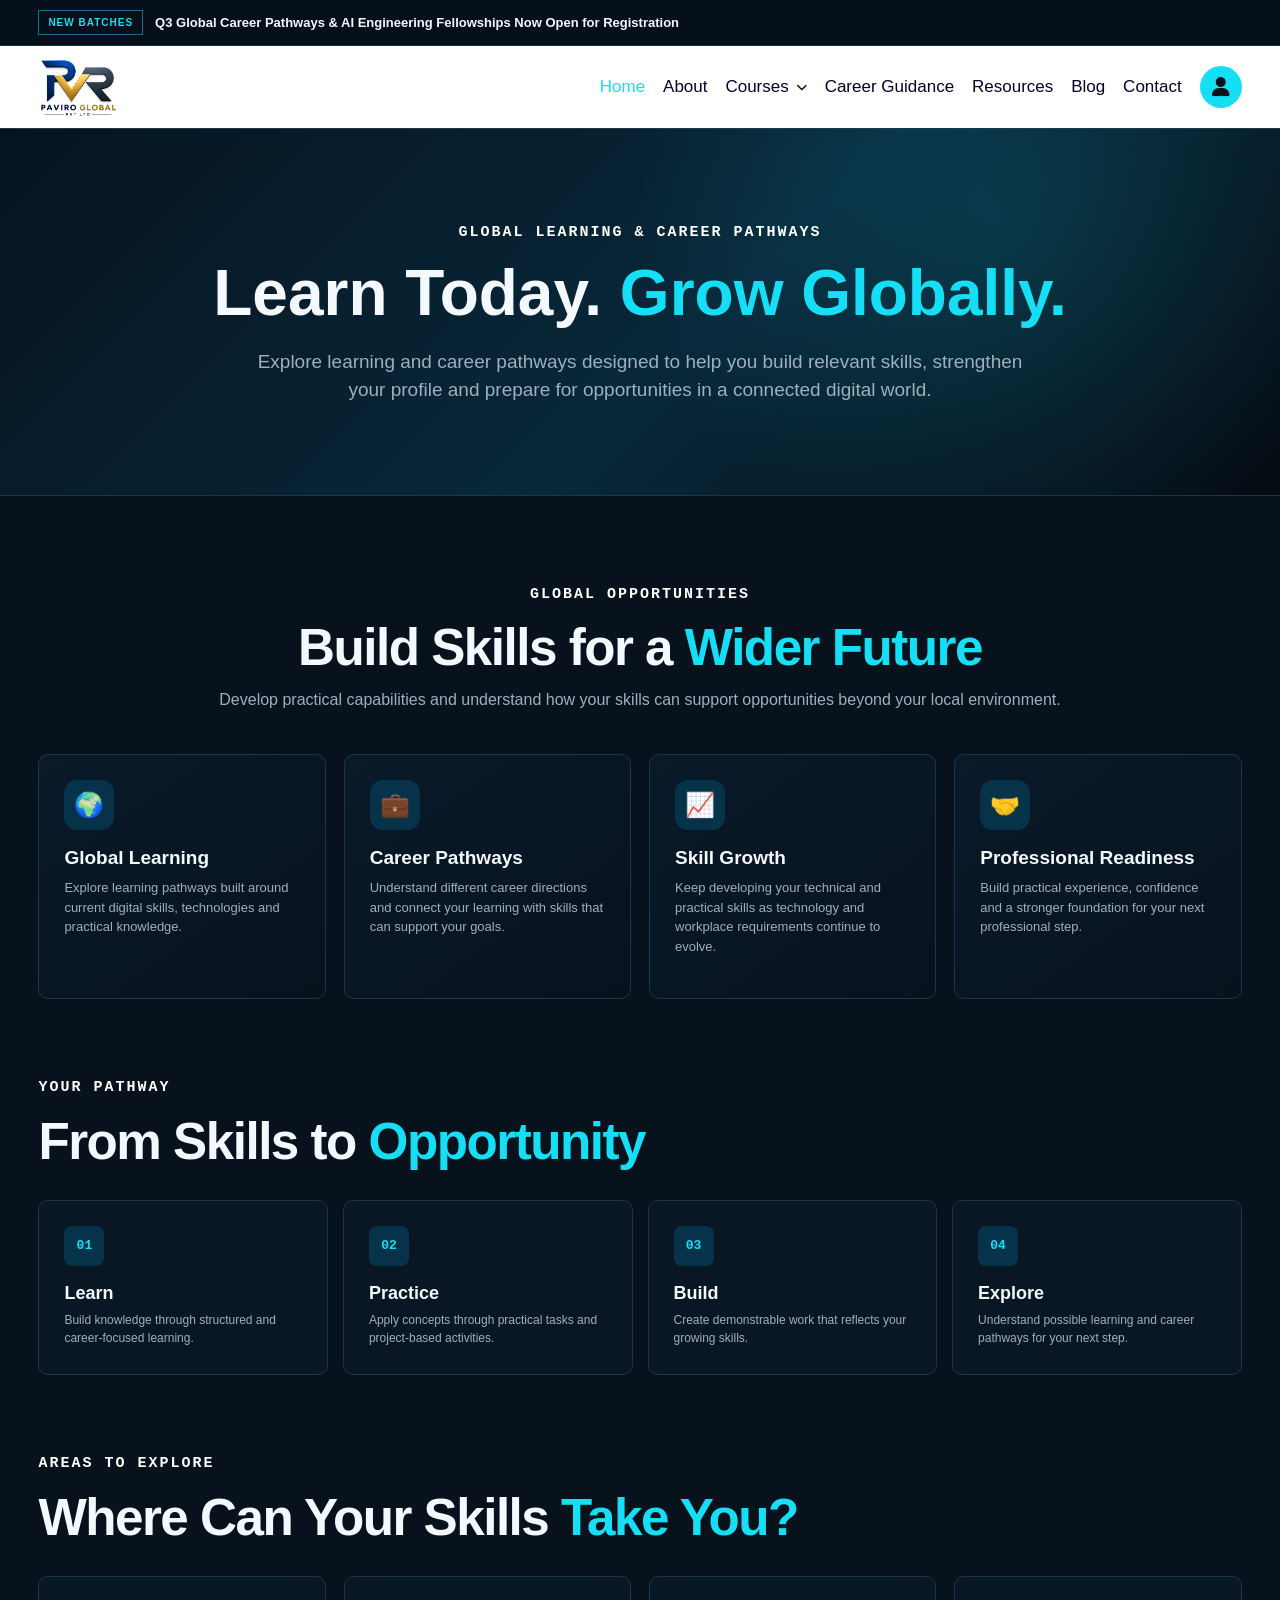
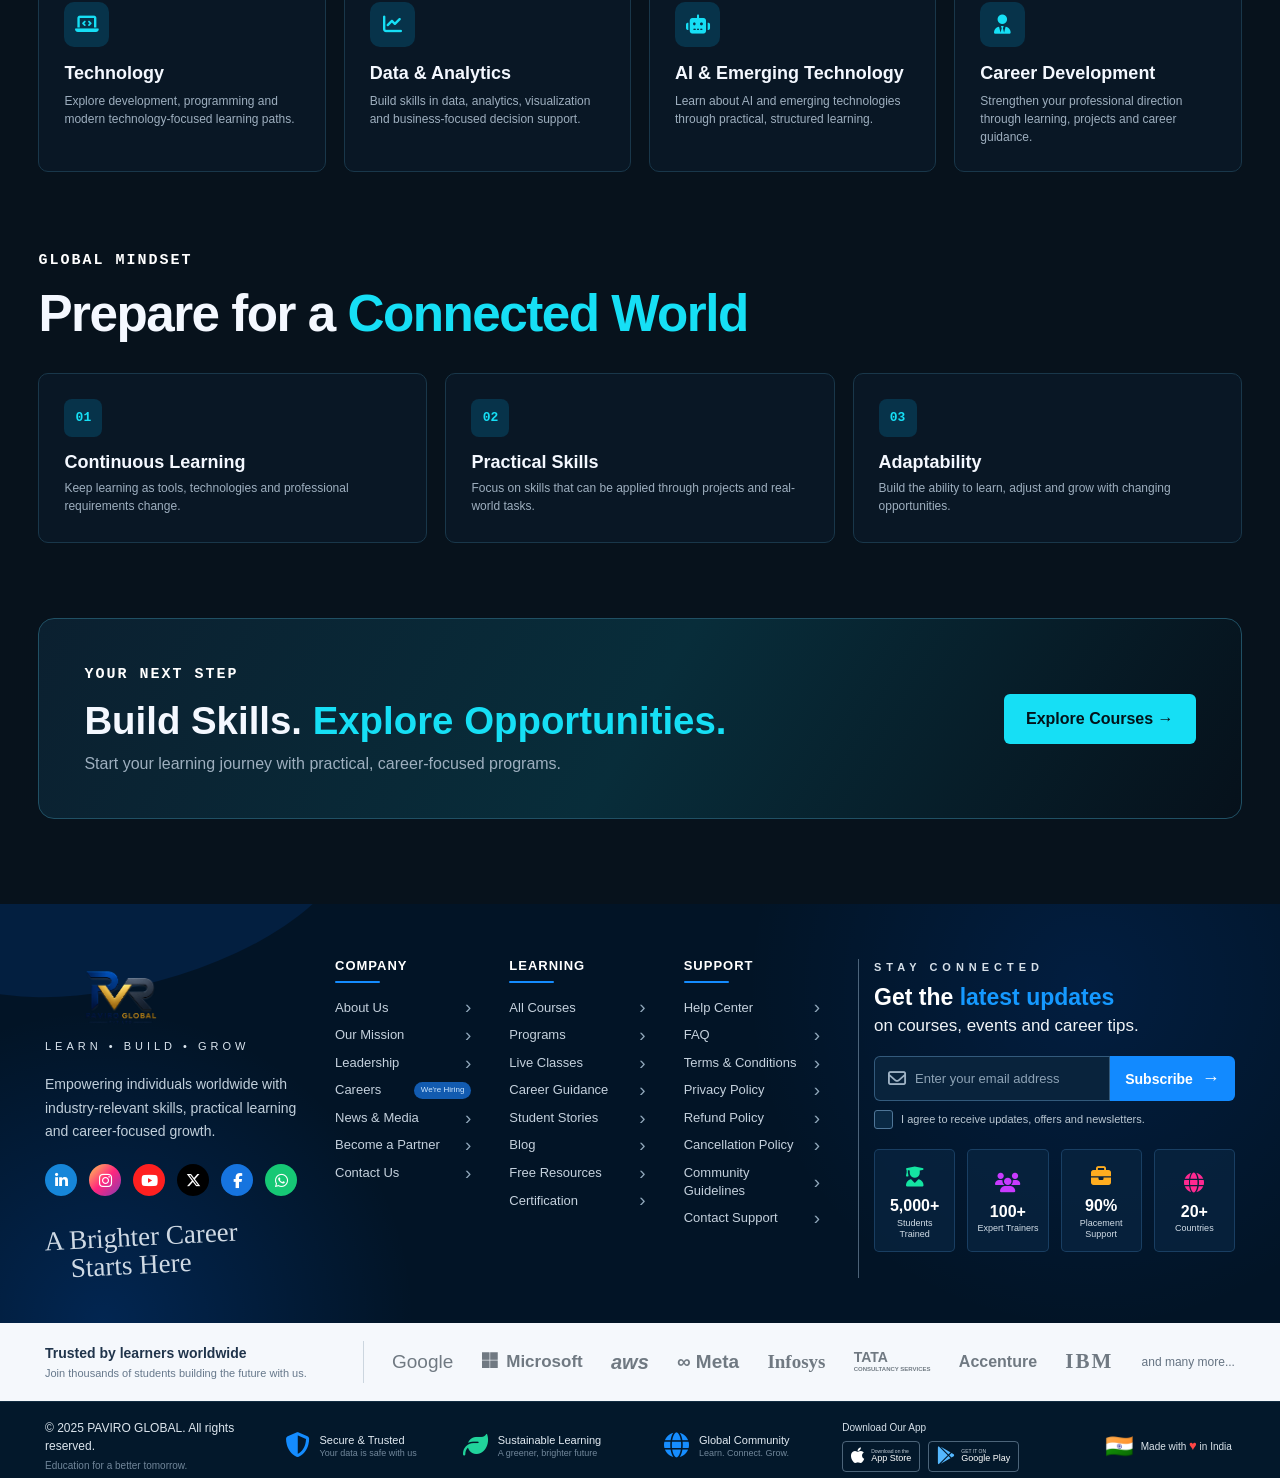
<file: global-opportunities.html>
<!DOCTYPE html>
<html lang="en">
<head>
    <meta charset="UTF-8">
    <meta name="viewport" content="width=device-width, initial-scale=1.0">
    <title>Global Opportunities | PAVIRO GLOBAL</title>

    <link rel="stylesheet" href="./global-opportunities.css">
    <link rel="stylesheet"
          href="https://cdnjs.cloudflare.com/ajax/libs/font-awesome/6.5.2/css/all.min.css">
    <script src="./navigation.js" defer></script>
</head>

<body>

    <div class="announcement-bar">
        <div class="announcement-left">
            <span class="announcement-badge">NEW BATCHES</span>
            <span class="announcement-text">
                Q3 Global Career Pathways &amp; AI Engineering Fellowships Now Open for Registration
            </span>
        </div>
    </div>

    <header class="navbar">

        <div class="nav-container">

            <!-- LOGO -->
            <img class="logo" src="./logo (2).png" alt="PAVIRO GLOBAL PVT LTD">

            <!-- MOBILE MENU BUTTON -->

            <button type="button" class="menu-icon" aria-controls="site-navigation" aria-expanded="false"
                aria-label="Open navigation menu">
                <span></span>
                <span></span>
                <span></span>
            </button>


            <!-- NAVIGATION -->

            <nav id="site-navigation" class="nav-menu" aria-label="Primary navigation">

                <a href="#" class="active">
                    Home
                </a>

                <a href="./about.html">
                    About
                </a>

                <!-- ================= COURSES DROPDOWN ================= -->

                <div class="courses-nav-dropdown">

                    <button type="button" class="courses-nav-btn" aria-expanded="false" aria-controls="courses-submenu"
                        aria-haspopup="true">
                        Courses
                        <i class="fa-solid fa-chevron-down"></i>
                    </button>

                    <div id="courses-submenu" class="courses-nav-menu" hidden>

                        <a href="./courses.html#course-data-science-gen-ai">
                            Data Science With Gen AI
                        </a>

                        <a href="./courses.html#course-data-science-python">
                            Data Science Using Python
                        </a>

                        <a href="./courses.html#course-machine-learning">
                            Machine Learning &amp; Deep Learning
                        </a>

                        <a href="./courses.html#course-ai-python">
                            Artificial Intelligence Using Python
                        </a>

                        <a href="./courses.html#course-excel">
                            Excel – Basics To Advance
                        </a>

                        <a href="./courses.html#course-tableau">
                            Tableau
                        </a>

                        <a href="./courses.html#course-power-bi">
                            Power BI
                        </a>

                        <a href="./courses.html#course-business-analytics">
                            Business Analytics
                        </a>

                        <a href="./courses.html#course-data-analytics-python">
                            Data Analytics Using Python
                        </a>

                        <a href="./courses.html#course-python-programming">
                            Python Programming Course
                        </a>

                        <a href="./courses.html#course-mysql">
                            MySQL
                        </a>

                        <a href="./courses.html#course-full-stack-java">
                            Full Stack Development Using Java
                        </a>

                        <a href="./courses.html#course-full-stack-python">
                            Full Stack Development Using Python
                        </a>

                    </div>

                </div>

                <a href="./career.html">
                    Career Guidance
                </a>

                <a href="./resources.html">
                    Resources
                </a>

                <a href="./blog.html">
                    Blog
                </a>

                <a href="./contact.html">
                    Contact
                </a>

                <a href="./login.html" class="profile-button">
                    <i class="fa-solid fa-user"></i>

                </a>

            </nav>

        </div>

    </header>

    <main>

        <section class="global-hero">
            <div class="global-hero-content">
                <span class="global-label">GLOBAL LEARNING &amp; CAREER PATHWAYS</span>

                <h1>
                    Learn Today. <span>Grow Globally.</span>
                </h1>

                <p>
                    Explore learning and career pathways designed to help you
                    build relevant skills, strengthen your profile and prepare
                    for opportunities in a connected digital world.
                </p>
            </div>
        </section>


        <section class="global-section">
            <div class="global-container">

                <div class="global-heading">
                    <span>GLOBAL OPPORTUNITIES</span>
                    <h2>Build Skills for a <strong>Wider Future</strong></h2>
                    <p>
                        Develop practical capabilities and understand how your
                        skills can support opportunities beyond your local environment.
                    </p>
                </div>


                <div class="opportunity-grid">

                    <article class="opportunity-card">
                        <div class="opportunity-icon">🌍</div>
                        <h3>Global Learning</h3>
                        <p>
                            Explore learning pathways built around current digital
                            skills, technologies and practical knowledge.
                        </p>
                    </article>

                    <article class="opportunity-card">
                        <div class="opportunity-icon">💼</div>
                        <h3>Career Pathways</h3>
                        <p>
                            Understand different career directions and connect your
                            learning with skills that can support your goals.
                        </p>
                    </article>

                    <article class="opportunity-card">
                        <div class="opportunity-icon">📈</div>
                        <h3>Skill Growth</h3>
                        <p>
                            Keep developing your technical and practical skills as
                            technology and workplace requirements continue to evolve.
                        </p>
                    </article>

                    <article class="opportunity-card">
                        <div class="opportunity-icon">🤝</div>
                        <h3>Professional Readiness</h3>
                        <p>
                            Build practical experience, confidence and a stronger
                            foundation for your next professional step.
                        </p>
                    </article>

                </div>


                <div class="global-block">

                    <div class="global-heading left">
                        <span>YOUR PATHWAY</span>
                        <h2>From Skills to <strong>Opportunity</strong></h2>
                    </div>

                    <div class="pathway-grid">

                        <div class="pathway-card">
                            <b>01</b>
                            <h3>Learn</h3>
                            <p>
                                Build knowledge through structured and
                                career-focused learning.
                            </p>
                        </div>

                        <div class="pathway-card">
                            <b>02</b>
                            <h3>Practice</h3>
                            <p>
                                Apply concepts through practical tasks and
                                project-based activities.
                            </p>
                        </div>

                        <div class="pathway-card">
                            <b>03</b>
                            <h3>Build</h3>
                            <p>
                                Create demonstrable work that reflects your
                                growing skills.
                            </p>
                        </div>

                        <div class="pathway-card">
                            <b>04</b>
                            <h3>Explore</h3>
                            <p>
                                Understand possible learning and career
                                pathways for your next step.
                            </p>
                        </div>

                    </div>
                </div>


                <div class="global-block">

                    <div class="global-heading left">
                        <span>AREAS TO EXPLORE</span>
                        <h2>Where Can Your Skills <strong>Take You?</strong></h2>
                    </div>

                    <div class="area-grid">

                        <div class="area-card">
                            <i class="fa-solid fa-laptop-code"></i>
                            <h3>Technology</h3>
                            <p>
                                Explore development, programming and modern
                                technology-focused learning paths.
                            </p>
                        </div>

                        <div class="area-card">
                            <i class="fa-solid fa-chart-line"></i>
                            <h3>Data &amp; Analytics</h3>
                            <p>
                                Build skills in data, analytics, visualization
                                and business-focused decision support.
                            </p>
                        </div>

                        <div class="area-card">
                            <i class="fa-solid fa-robot"></i>
                            <h3>AI &amp; Emerging Technology</h3>
                            <p>
                                Learn about AI and emerging technologies through
                                practical, structured learning.
                            </p>
                        </div>

                        <div class="area-card">
                            <i class="fa-solid fa-user-tie"></i>
                            <h3>Career Development</h3>
                            <p>
                                Strengthen your professional direction through
                                learning, projects and career guidance.
                            </p>
                        </div>

                    </div>
                </div>


                <div class="global-block">

                    <div class="global-heading left">
                        <span>GLOBAL MINDSET</span>
                        <h2>Prepare for a <strong>Connected World</strong></h2>
                    </div>

                    <div class="mindset-grid">

                        <div>
                            <b>01</b>
                            <h3>Continuous Learning</h3>
                            <p>
                                Keep learning as tools, technologies and
                                professional requirements change.
                            </p>
                        </div>

                        <div>
                            <b>02</b>
                            <h3>Practical Skills</h3>
                            <p>
                                Focus on skills that can be applied through
                                projects and real-world tasks.
                            </p>
                        </div>

                        <div>
                            <b>03</b>
                            <h3>Adaptability</h3>
                            <p>
                                Build the ability to learn, adjust and grow
                                with changing opportunities.
                            </p>
                        </div>

                    </div>
                </div>


                <div class="global-cta">
                    <div>
                        <span>YOUR NEXT STEP</span>
                        <h2>Build Skills. <strong>Explore Opportunities.</strong></h2>
                        <p>
                            Start your learning journey with practical,
                            career-focused programs.
                        </p>
                    </div>

                    <a href="./courses.html" class="global-button">
                        Explore Courses →
                    </a>
                </div>

            </div>
        </section>

    </main>

    <footer class="site-footer">


        <!-- =====================================================
         MAIN FOOTER
    ====================================================== -->

        <div class="footer-main">

            <div class="footer-container">


                <!-- =================================================
                 BRAND COLUMN
            ================================================== -->

                <div class="footer-brand">

                    <a href="./index.html" class="footer-logo">
                        <img src="./logo (2).png" alt="PAVIRO GLOBAL">
                    </a>


                    <div class="footer-tagline">
                        LEARN • BUILD • GROW
                    </div>


                    <p class="footer-description">
                        Empowering individuals worldwide with
                        industry-relevant skills, practical learning
                        and career-focused growth.
                    </p>


                    <!-- SOCIAL ICONS -->

                    <div class="footer-socials">

                        <a href="#" aria-label="LinkedIn">
                            <i class="fa-brands fa-linkedin-in"></i>
                        </a>

                        <a href="https://www.instagram.com/paviro333?utm_source=ig_web_button_share_sheet&stkn=ZDNlZDc0MzIxNw=="
                            aria-label="Instagram">
                            <i class="fa-brands fa-instagram"></i>
                        </a>

                        <a href="#" aria-label="YouTube">
                            <i class="fa-brands fa-youtube"></i>
                        </a>

                        <a href="#" aria-label="X">
                            <i class="fa-brands fa-x-twitter"></i>
                        </a>

                        <a href="#" aria-label="Facebook">
                            <i class="fa-brands fa-facebook-f"></i>
                        </a>

                        <a href="#" aria-label="WhatsApp">
                            <i class="fa-brands fa-whatsapp"></i>
                        </a>

                    </div>


                    <div class="footer-slogan">
                        A Brighter Career<br>
                        <span>Starts Here</span>
                    </div>

                </div>



                <!-- =================================================
                 COMPANY
            ================================================== -->

                <div class="footer-column">

                    <h3>
                        COMPANY
                    </h3>

                    <div class="footer-heading-line"></div>


                    <ul>

                        <li>
                            <a href="./about.html">
                                About Us
                                <span>›</span>
                            </a>
                        </li>

                        <li>
                            <a href="./about.html">
                                Our Mission
                                <span>›</span>
                            </a>
                        </li>

                        <li>
                            <a href="#">
                                Leadership
                                <span>›</span>
                            </a>
                        </li>

                        <li>
                            <a href="./career.html">
                                Careers

                                <small>
                                    We're Hiring
                                </small>
                            </a>
                        </li>

                        <li>
                            <a href="#">
                                News &amp; Media
                                <span>›</span>
                            </a>
                        </li>

                        <li>
                            <a href="#">
                                Become a Partner
                                <span>›</span>
                            </a>
                        </li>

                        <li>
                            <a href="./contact.html">
                                Contact Us
                                <span>›</span>
                            </a>
                        </li>

                    </ul>

                </div>



                <!-- =================================================
                 LEARNING
            ================================================== -->

                <div class="footer-column">

                    <h3>
                        LEARNING
                    </h3>

                    <div class="footer-heading-line"></div>


                    <ul>

                        <li>
                            <a href="./courses.html">
                                All Courses
                                <span>›</span>
                            </a>
                        </li>

                        <li>
                            <a href="./courses.html">
                                Programs
                                <span>›</span>
                            </a>
                        </li>

                        <li>
                            <a href="#">
                                Live Classes
                                <span>›</span>
                            </a>
                        </li>

                        <li>
                            <a href="./career.html">
                                Career Guidance
                                <span>›</span>
                            </a>
                        </li>

                        <li>
                            <a href="#">
                                Student Stories
                                <span>›</span>
                            </a>
                        </li>

                        <li>
                            <a href="./blog.html">
                                Blog
                                <span>›</span>
                            </a>
                        </li>

                        <li>
                            <a href="#">
                                Free Resources
                                <span>›</span>
                            </a>
                        </li>

                        <li>
                            <a href="#">
                                Certification
                                <span>›</span>
                            </a>
                        </li>

                    </ul>

                </div>



                <!-- =================================================
                 SUPPORT
            ================================================== -->

                <div class="footer-column">

                    <h3>
                        SUPPORT
                    </h3>

                    <div class="footer-heading-line"></div>


                    <ul>

                        <li>
                            <a href="#">
                                Help Center
                                <span>›</span>
                            </a>
                        </li>

                        <li>
                            <a href="#">
                                FAQ
                                <span>›</span>
                            </a>
                        </li>

                        <li>
                            <a href="#">
                                Terms &amp; Conditions
                                <span>›</span>
                            </a>
                        </li>

                        <li>
                            <a href="#">
                                Privacy Policy
                                <span>›</span>
                            </a>
                        </li>

                        <li>
                            <a href="#">
                                Refund Policy
                                <span>›</span>
                            </a>
                        </li>

                        <li>
                            <a href="#">
                                Cancellation Policy
                                <span>›</span>
                            </a>
                        </li>

                        <li>
                            <a href="#">
                                Community Guidelines
                                <span>›</span>
                            </a>
                        </li>

                        <li>
                            <a href="./contact.html">
                                Contact Support
                                <span>›</span>
                            </a>
                        </li>

                    </ul>

                </div>



                <!-- =================================================
                 NEWSLETTER
            ================================================== -->

                <div class="footer-newsletter">


                    <div class="newsletter-title">
                        STAY CONNECTED
                    </div>


                    <h2>
                        Get the
                        <span>latest updates</span>
                    </h2>


                    <p>
                        on courses, events and career tips.
                    </p>



                    <!-- EMAIL FORM -->

                    <form class="newsletter-form">

                        <div class="email-box">

                            <i class="fa-regular fa-envelope"></i>

                            <input type="email" placeholder="Enter your email address" aria-label="Email address"
                                required>

                        </div>


                        <button type="submit">
                            Subscribe
                            <span>→</span>
                        </button>

                    </form>



                    <!-- CHECKBOX -->

                    <label class="newsletter-check">

                        <input type="checkbox" required>

                        <span class="custom-check"></span>

                        <span>
                            I agree to receive updates,
                            offers and newsletters.
                        </span>

                    </label>



                    <!-- STATS -->

                    <div class="footer-stats">


                        <!-- STUDENTS -->

                        <div class="stat-card">

                            <div class="stat-icon students">
                                <i class="fa-solid fa-user-graduate"></i>
                            </div>

                            <strong>
                                5,000+
                            </strong>

                            <span>
                                Students Trained
                            </span>

                        </div>



                        <!-- TRAINERS -->

                        <div class="stat-card">

                            <div class="stat-icon trainers">
                                <i class="fa-solid fa-users"></i>
                            </div>

                            <strong>
                                100+
                            </strong>

                            <span>
                                Expert Trainers
                            </span>

                        </div>



                        <!-- PLACEMENT -->

                        <div class="stat-card">

                            <div class="stat-icon placement">
                                <i class="fa-solid fa-briefcase"></i>
                            </div>

                            <strong>
                                90%
                            </strong>

                            <span>
                                Placement Support
                            </span>

                        </div>



                        <!-- COUNTRIES -->

                        <div class="stat-card">

                            <div class="stat-icon countries">
                                <i class="fa-solid fa-globe"></i>
                            </div>

                            <strong>
                                20+
                            </strong>

                            <span>
                                Countries
                            </span>

                        </div>


                    </div>

                </div>

            </div>

        </div>



        <!-- =====================================================
         TRUSTED COMPANIES
    ====================================================== -->

        <div class="trusted-section">

            <div class="trusted-container">


                <div class="trusted-text">

                    <strong>
                        Trusted by learners worldwide
                    </strong>

                    <span>
                        Join thousands of students building
                        the future with us.
                    </span>

                </div>


                <div class="trusted-divider"></div>


                <div class="company-logos">

                    <span class="company-logo google">
                        Google
                    </span>

                    <span class="company-logo microsoft">
                        <i class="fa-brands fa-microsoft"></i>
                        Microsoft
                    </span>

                    <span class="company-logo aws">
                        aws
                    </span>

                    <span class="company-logo meta">
                        ∞ Meta
                    </span>

                    <span class="company-logo infosys">
                        Infosys
                    </span>

                    <span class="company-logo tcs">
                        TATA
                        <small>CONSULTANCY SERVICES</small>
                    </span>

                    <span class="company-logo accenture">
                        Accenture
                    </span>

                    <span class="company-logo ibm">
                        IBM
                    </span>

                    <span class="more-companies">
                        and many more...
                    </span>

                </div>

            </div>

        </div>



        <!-- =====================================================
         BOTTOM BAR
    ====================================================== -->

        <div class="footer-bottom">

            <div class="bottom-container">


                <!-- COPYRIGHT -->

                <div class="copyright">

                    <span>
                        © 2025 PAVIRO GLOBAL.
                        All rights reserved.
                    </span>

                    <small>
                        Education for a better tomorrow.
                    </small>

                </div>



                <!-- SECURE -->

                <div class="bottom-feature">

                    <div class="bottom-feature-icon blue">
                        <i class="fa-solid fa-shield-halved"></i>
                    </div>

                    <div>

                        <strong>
                            Secure &amp; Trusted
                        </strong>

                        <span>
                            Your data is safe with us
                        </span>

                    </div>

                </div>



                <!-- SUSTAINABLE -->

                <div class="bottom-feature">

                    <div class="bottom-feature-icon green">
                        <i class="fa-solid fa-leaf"></i>
                    </div>

                    <div>

                        <strong>
                            Sustainable Learning
                        </strong>

                        <span>
                            A greener, brighter future
                        </span>

                    </div>

                </div>



                <!-- GLOBAL -->

                <div class="bottom-feature">

                    <div class="bottom-feature-icon globe">
                        <i class="fa-solid fa-globe"></i>
                    </div>

                    <div>

                        <strong>
                            Global Community
                        </strong>

                        <span>
                            Learn. Connect. Grow.
                        </span>

                    </div>

                </div>



                <!-- APP -->

                <div class="app-download">

                    <span>
                        Download Our App
                    </span>

                    <div class="app-buttons">

                        <a href="#" class="app-store">

                            <i class="fa-brands fa-apple"></i>

                            <div>
                                <small>
                                    Download on the
                                </small>

                                <strong>
                                    App Store
                                </strong>
                            </div>

                        </a>


                        <a href="#" class="google-play">

                            <i class="fa-brands fa-google-play"></i>

                            <div>
                                <small>
                                    GET IT ON
                                </small>

                                <strong>
                                    Google Play
                                </strong>
                            </div>

                        </a>

                    </div>

                </div>



                <!-- INDIA -->

                <div class="made-india">

                    <span class="india-flag">
                        🇮🇳
                    </span>

                    <span>
                        Made with
                        <b>♥</b>
                        in India
                    </span>

                </div>


            </div>

        </div>

    </footer>

</body>
</html>
</file>
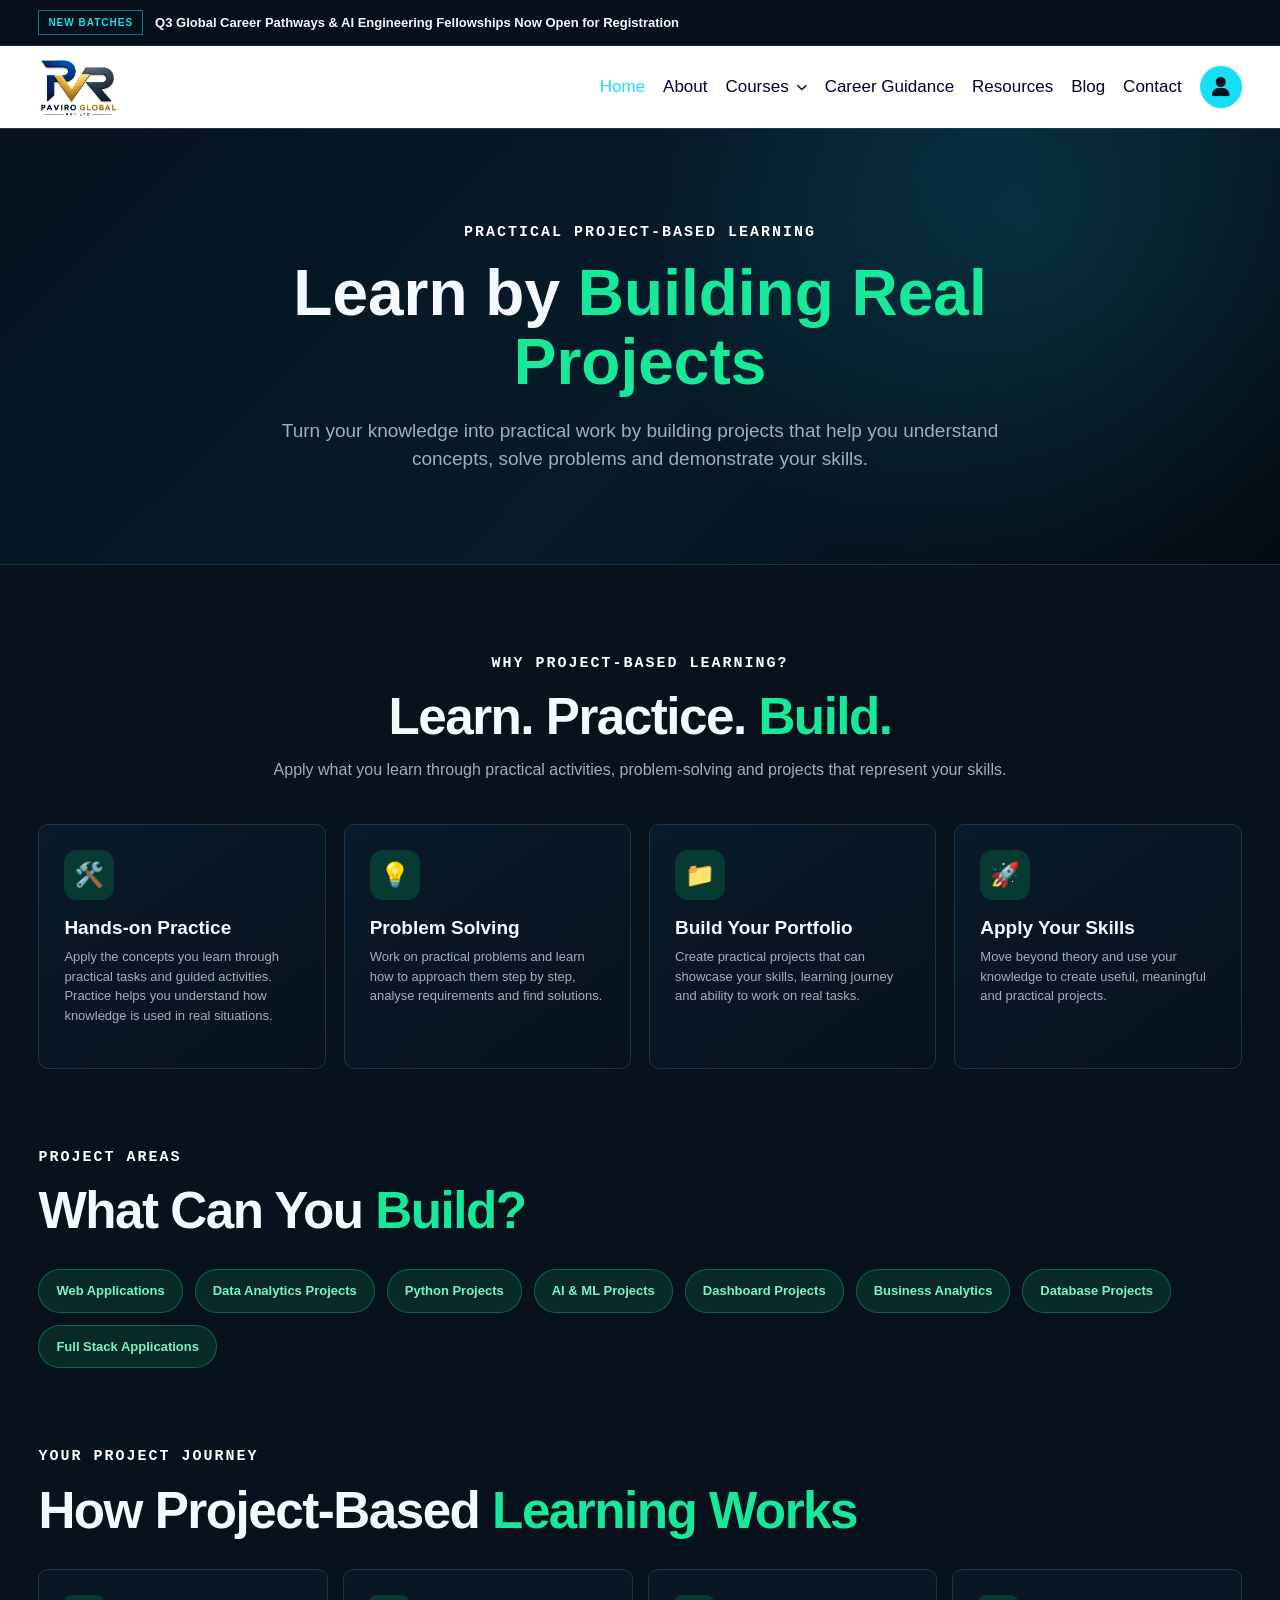
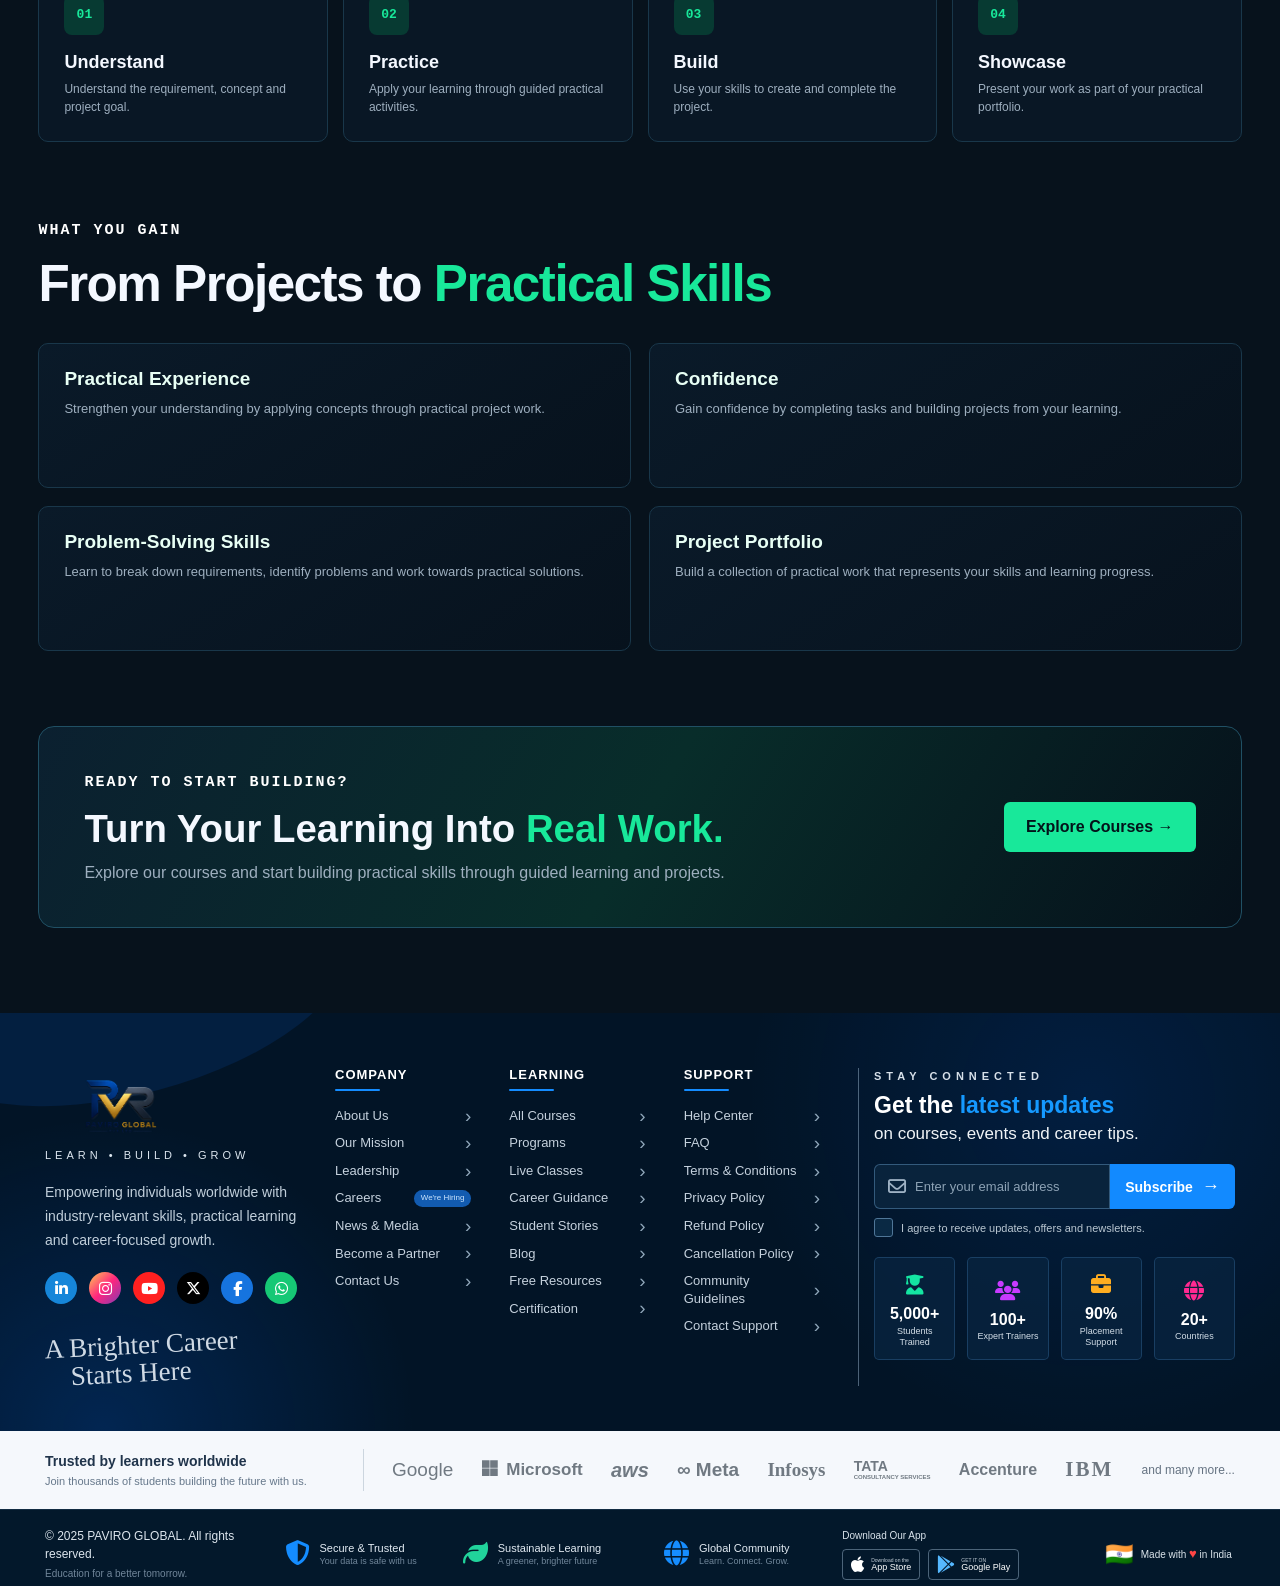
<file: hands-on-project.html>
<!DOCTYPE html>
<html lang="en">

<head>
    <meta charset="UTF-8">
    <meta name="viewport" content="width=device-width, initial-scale=1.0">

    <title>Hands-on Projects | PAVIRO GLOBAL</title>

    <link rel="stylesheet" href="./hands-on-project.css">
    <link rel="stylesheet"
          href="https://cdnjs.cloudflare.com/ajax/libs/font-awesome/6.5.2/css/all.min.css">
    <script src="./navigation.js" defer></script>
</head>

<body>

    <!-- ================= ANNOUNCEMENT BAR ================= -->
    <div class="announcement-bar">
        <div class="announcement-left">
            <span class="announcement-badge">NEW BATCHES</span>
            <span class="announcement-text">
                Q3 Global Career Pathways &amp; AI Engineering Fellowships Now Open for Registration
            </span>
        </div>
    </div>

    <!-- ================= HOME MASTER NAVBAR ================= -->
    <header class="navbar">

        <div class="nav-container">

            <!-- LOGO -->
            <img class="logo" src="./logo (2).png" alt="PAVIRO GLOBAL PVT LTD">

            <!-- MOBILE MENU BUTTON -->

            <button type="button" class="menu-icon" aria-controls="site-navigation" aria-expanded="false"
                aria-label="Open navigation menu">
                <span></span>
                <span></span>
                <span></span>
            </button>


            <!-- NAVIGATION -->

            <nav id="site-navigation" class="nav-menu" aria-label="Primary navigation">

                <a href="#" class="active">
                    Home
                </a>

                <a href="./about.html">
                    About
                </a>

                <!-- ================= COURSES DROPDOWN ================= -->

                <div class="courses-nav-dropdown">

                    <button type="button" class="courses-nav-btn" aria-expanded="false" aria-controls="courses-submenu"
                        aria-haspopup="true">
                        Courses
                        <i class="fa-solid fa-chevron-down"></i>
                    </button>

                    <div id="courses-submenu" class="courses-nav-menu" hidden>

                        <a href="./courses.html#course-data-science-gen-ai">
                            Data Science With Gen AI
                        </a>

                        <a href="./courses.html#course-data-science-python">
                            Data Science Using Python
                        </a>

                        <a href="./courses.html#course-machine-learning">
                            Machine Learning &amp; Deep Learning
                        </a>

                        <a href="./courses.html#course-ai-python">
                            Artificial Intelligence Using Python
                        </a>

                        <a href="./courses.html#course-excel">
                            Excel – Basics To Advance
                        </a>

                        <a href="./courses.html#course-tableau">
                            Tableau
                        </a>

                        <a href="./courses.html#course-power-bi">
                            Power BI
                        </a>

                        <a href="./courses.html#course-business-analytics">
                            Business Analytics
                        </a>

                        <a href="./courses.html#course-data-analytics-python">
                            Data Analytics Using Python
                        </a>

                        <a href="./courses.html#course-python-programming">
                            Python Programming Course
                        </a>

                        <a href="./courses.html#course-mysql">
                            MySQL
                        </a>

                        <a href="./courses.html#course-full-stack-java">
                            Full Stack Development Using Java
                        </a>

                        <a href="./courses.html#course-full-stack-python">
                            Full Stack Development Using Python
                        </a>

                    </div>

                </div>

                <a href="./career.html">
                    Career Guidance
                </a>

                <a href="./resources.html">
                    Resources
                </a>

                <a href="./blog.html">
                    Blog
                </a>

                <a href="./contact.html">
                    Contact
                </a>

                <a href="./login.html" class="profile-button">
                    <i class="fa-solid fa-user"></i>

                </a>

            </nav>

        </div>

    </header>

    <main>

        <!-- ================= HANDS-ON PROJECTS HERO ================= -->
        <section class="projects-hero">

            <div class="projects-hero-content">

                <span class="projects-label">
                    PRACTICAL PROJECT-BASED LEARNING
                </span>

                <h1>
                    Learn by <span>Building Real Projects</span>
                </h1>

                <p>
                    Turn your knowledge into practical work by building projects
                    that help you understand concepts, solve problems and
                    demonstrate your skills.
                </p>

            </div>

        </section>


        <!-- ================= PROJECT BENEFITS ================= -->
        <section class="projects-section">

            <div class="projects-container">

                <div class="projects-section-heading">
                    <span>WHY PROJECT-BASED LEARNING?</span>
                    <h2>Learn. Practice. <strong>Build.</strong></h2>
                    <p>
                        Apply what you learn through practical activities,
                        problem-solving and projects that represent your skills.
                    </p>
                </div>


                <div class="project-grid">

                    <article class="project-card">
                        <div class="project-icon">🛠️</div>
                        <h3>Hands-on Practice</h3>
                        <p>
                            Apply the concepts you learn through practical tasks
                            and guided activities. Practice helps you understand
                            how knowledge is used in real situations.
                        </p>
                    </article>

                    <article class="project-card">
                        <div class="project-icon">💡</div>
                        <h3>Problem Solving</h3>
                        <p>
                            Work on practical problems and learn how to approach
                            them step by step, analyse requirements and find solutions.
                        </p>
                    </article>

                    <article class="project-card">
                        <div class="project-icon">📁</div>
                        <h3>Build Your Portfolio</h3>
                        <p>
                            Create practical projects that can showcase your skills,
                            learning journey and ability to work on real tasks.
                        </p>
                    </article>

                    <article class="project-card">
                        <div class="project-icon">🚀</div>
                        <h3>Apply Your Skills</h3>
                        <p>
                            Move beyond theory and use your knowledge to create
                            useful, meaningful and practical projects.
                        </p>
                    </article>

                </div>


                <!-- ================= WHAT CAN YOU BUILD ================= -->
                <div class="project-block">

                    <div class="projects-section-heading left">
                        <span>PROJECT AREAS</span>
                        <h2>What Can You <strong>Build?</strong></h2>
                    </div>

                    <div class="project-tags">
                        <span>Web Applications</span>
                        <span>Data Analytics Projects</span>
                        <span>Python Projects</span>
                        <span>AI &amp; ML Projects</span>
                        <span>Dashboard Projects</span>
                        <span>Business Analytics</span>
                        <span>Database Projects</span>
                        <span>Full Stack Applications</span>
                    </div>

                </div>


                <!-- ================= PROJECT PROCESS ================= -->
                <div class="project-block">

                    <div class="projects-section-heading left">
                        <span>YOUR PROJECT JOURNEY</span>
                        <h2>How Project-Based <strong>Learning Works</strong></h2>
                    </div>

                    <div class="process-grid">

                        <div class="process-card">
                            <b>01</b>
                            <h3>Understand</h3>
                            <p>Understand the requirement, concept and project goal.</p>
                        </div>

                        <div class="process-card">
                            <b>02</b>
                            <h3>Practice</h3>
                            <p>Apply your learning through guided practical activities.</p>
                        </div>

                        <div class="process-card">
                            <b>03</b>
                            <h3>Build</h3>
                            <p>Use your skills to create and complete the project.</p>
                        </div>

                        <div class="process-card">
                            <b>04</b>
                            <h3>Showcase</h3>
                            <p>Present your work as part of your practical portfolio.</p>
                        </div>

                    </div>

                </div>


                <!-- ================= WHAT YOU GAIN ================= -->
                <div class="project-block">

                    <div class="projects-section-heading left">
                        <span>WHAT YOU GAIN</span>
                        <h2>From Projects to <strong>Practical Skills</strong></h2>
                    </div>

                    <div class="gain-grid">

                        <div class="gain-card">
                            <h3>Practical Experience</h3>
                            <p>
                                Strengthen your understanding by applying concepts
                                through practical project work.
                            </p>
                        </div>

                        <div class="gain-card">
                            <h3>Confidence</h3>
                            <p>
                                Gain confidence by completing tasks and building
                                projects from your learning.
                            </p>
                        </div>

                        <div class="gain-card">
                            <h3>Problem-Solving Skills</h3>
                            <p>
                                Learn to break down requirements, identify problems
                                and work towards practical solutions.
                            </p>
                        </div>

                        <div class="gain-card">
                            <h3>Project Portfolio</h3>
                            <p>
                                Build a collection of practical work that represents
                                your skills and learning progress.
                            </p>
                        </div>

                    </div>

                </div>


                <!-- ================= CTA ================= -->
                <div class="projects-cta">

                    <div>
                        <span>READY TO START BUILDING?</span>
                        <h2>Turn Your Learning Into <strong>Real Work.</strong></h2>
                        <p>
                            Explore our courses and start building practical skills
                            through guided learning and projects.
                        </p>
                    </div>

                    <a href="./courses.html" class="projects-cta-button">
                        Explore Courses →
                    </a>

                </div>

            </div>

        </section>

    </main>

    <!-- ================= HOME MASTER FOOTER ================= -->
    <footer class="site-footer">


        <!-- =====================================================
         MAIN FOOTER
    ====================================================== -->

        <div class="footer-main">

            <div class="footer-container">


                <!-- =================================================
                 BRAND COLUMN
            ================================================== -->

                <div class="footer-brand">

                    <a href="./index.html" class="footer-logo">
                        <img src="./logo (2).png" alt="PAVIRO GLOBAL">
                    </a>


                    <div class="footer-tagline">
                        LEARN • BUILD • GROW
                    </div>


                    <p class="footer-description">
                        Empowering individuals worldwide with
                        industry-relevant skills, practical learning
                        and career-focused growth.
                    </p>


                    <!-- SOCIAL ICONS -->

                    <div class="footer-socials">

                        <a href="#" aria-label="LinkedIn">
                            <i class="fa-brands fa-linkedin-in"></i>
                        </a>

                        <a href="https://www.instagram.com/paviro333?utm_source=ig_web_button_share_sheet&stkn=ZDNlZDc0MzIxNw=="
                            aria-label="Instagram">
                            <i class="fa-brands fa-instagram"></i>
                        </a>

                        <a href="#" aria-label="YouTube">
                            <i class="fa-brands fa-youtube"></i>
                        </a>

                        <a href="#" aria-label="X">
                            <i class="fa-brands fa-x-twitter"></i>
                        </a>

                        <a href="#" aria-label="Facebook">
                            <i class="fa-brands fa-facebook-f"></i>
                        </a>

                        <a href="#" aria-label="WhatsApp">
                            <i class="fa-brands fa-whatsapp"></i>
                        </a>

                    </div>


                    <div class="footer-slogan">
                        A Brighter Career<br>
                        <span>Starts Here</span>
                    </div>

                </div>



                <!-- =================================================
                 COMPANY
            ================================================== -->

                <div class="footer-column">

                    <h3>
                        COMPANY
                    </h3>

                    <div class="footer-heading-line"></div>


                    <ul>

                        <li>
                            <a href="./about.html">
                                About Us
                                <span>›</span>
                            </a>
                        </li>

                        <li>
                            <a href="./about.html">
                                Our Mission
                                <span>›</span>
                            </a>
                        </li>

                        <li>
                            <a href="#">
                                Leadership
                                <span>›</span>
                            </a>
                        </li>

                        <li>
                            <a href="./career.html">
                                Careers

                                <small>
                                    We're Hiring
                                </small>
                            </a>
                        </li>

                        <li>
                            <a href="#">
                                News &amp; Media
                                <span>›</span>
                            </a>
                        </li>

                        <li>
                            <a href="#">
                                Become a Partner
                                <span>›</span>
                            </a>
                        </li>

                        <li>
                            <a href="./contact.html">
                                Contact Us
                                <span>›</span>
                            </a>
                        </li>

                    </ul>

                </div>



                <!-- =================================================
                 LEARNING
            ================================================== -->

                <div class="footer-column">

                    <h3>
                        LEARNING
                    </h3>

                    <div class="footer-heading-line"></div>


                    <ul>

                        <li>
                            <a href="./courses.html">
                                All Courses
                                <span>›</span>
                            </a>
                        </li>

                        <li>
                            <a href="./courses.html">
                                Programs
                                <span>›</span>
                            </a>
                        </li>

                        <li>
                            <a href="#">
                                Live Classes
                                <span>›</span>
                            </a>
                        </li>

                        <li>
                            <a href="./career.html">
                                Career Guidance
                                <span>›</span>
                            </a>
                        </li>

                        <li>
                            <a href="#">
                                Student Stories
                                <span>›</span>
                            </a>
                        </li>

                        <li>
                            <a href="./blog.html">
                                Blog
                                <span>›</span>
                            </a>
                        </li>

                        <li>
                            <a href="#">
                                Free Resources
                                <span>›</span>
                            </a>
                        </li>

                        <li>
                            <a href="#">
                                Certification
                                <span>›</span>
                            </a>
                        </li>

                    </ul>

                </div>



                <!-- =================================================
                 SUPPORT
            ================================================== -->

                <div class="footer-column">

                    <h3>
                        SUPPORT
                    </h3>

                    <div class="footer-heading-line"></div>


                    <ul>

                        <li>
                            <a href="#">
                                Help Center
                                <span>›</span>
                            </a>
                        </li>

                        <li>
                            <a href="#">
                                FAQ
                                <span>›</span>
                            </a>
                        </li>

                        <li>
                            <a href="#">
                                Terms &amp; Conditions
                                <span>›</span>
                            </a>
                        </li>

                        <li>
                            <a href="#">
                                Privacy Policy
                                <span>›</span>
                            </a>
                        </li>

                        <li>
                            <a href="#">
                                Refund Policy
                                <span>›</span>
                            </a>
                        </li>

                        <li>
                            <a href="#">
                                Cancellation Policy
                                <span>›</span>
                            </a>
                        </li>

                        <li>
                            <a href="#">
                                Community Guidelines
                                <span>›</span>
                            </a>
                        </li>

                        <li>
                            <a href="./contact.html">
                                Contact Support
                                <span>›</span>
                            </a>
                        </li>

                    </ul>

                </div>



                <!-- =================================================
                 NEWSLETTER
            ================================================== -->

                <div class="footer-newsletter">


                    <div class="newsletter-title">
                        STAY CONNECTED
                    </div>


                    <h2>
                        Get the
                        <span>latest updates</span>
                    </h2>


                    <p>
                        on courses, events and career tips.
                    </p>



                    <!-- EMAIL FORM -->

                    <form class="newsletter-form">

                        <div class="email-box">

                            <i class="fa-regular fa-envelope"></i>

                            <input type="email" placeholder="Enter your email address" aria-label="Email address"
                                required>

                        </div>


                        <button type="submit">
                            Subscribe
                            <span>→</span>
                        </button>

                    </form>



                    <!-- CHECKBOX -->

                    <label class="newsletter-check">

                        <input type="checkbox" required>

                        <span class="custom-check"></span>

                        <span>
                            I agree to receive updates,
                            offers and newsletters.
                        </span>

                    </label>



                    <!-- STATS -->

                    <div class="footer-stats">


                        <!-- STUDENTS -->

                        <div class="stat-card">

                            <div class="stat-icon students">
                                <i class="fa-solid fa-user-graduate"></i>
                            </div>

                            <strong>
                                5,000+
                            </strong>

                            <span>
                                Students Trained
                            </span>

                        </div>



                        <!-- TRAINERS -->

                        <div class="stat-card">

                            <div class="stat-icon trainers">
                                <i class="fa-solid fa-users"></i>
                            </div>

                            <strong>
                                100+
                            </strong>

                            <span>
                                Expert Trainers
                            </span>

                        </div>



                        <!-- PLACEMENT -->

                        <div class="stat-card">

                            <div class="stat-icon placement">
                                <i class="fa-solid fa-briefcase"></i>
                            </div>

                            <strong>
                                90%
                            </strong>

                            <span>
                                Placement Support
                            </span>

                        </div>



                        <!-- COUNTRIES -->

                        <div class="stat-card">

                            <div class="stat-icon countries">
                                <i class="fa-solid fa-globe"></i>
                            </div>

                            <strong>
                                20+
                            </strong>

                            <span>
                                Countries
                            </span>

                        </div>


                    </div>

                </div>

            </div>

        </div>



        <!-- =====================================================
         TRUSTED COMPANIES
    ====================================================== -->

        <div class="trusted-section">

            <div class="trusted-container">


                <div class="trusted-text">

                    <strong>
                        Trusted by learners worldwide
                    </strong>

                    <span>
                        Join thousands of students building
                        the future with us.
                    </span>

                </div>


                <div class="trusted-divider"></div>


                <div class="company-logos">

                    <span class="company-logo google">
                        Google
                    </span>

                    <span class="company-logo microsoft">
                        <i class="fa-brands fa-microsoft"></i>
                        Microsoft
                    </span>

                    <span class="company-logo aws">
                        aws
                    </span>

                    <span class="company-logo meta">
                        ∞ Meta
                    </span>

                    <span class="company-logo infosys">
                        Infosys
                    </span>

                    <span class="company-logo tcs">
                        TATA
                        <small>CONSULTANCY SERVICES</small>
                    </span>

                    <span class="company-logo accenture">
                        Accenture
                    </span>

                    <span class="company-logo ibm">
                        IBM
                    </span>

                    <span class="more-companies">
                        and many more...
                    </span>

                </div>

            </div>

        </div>



        <!-- =====================================================
         BOTTOM BAR
    ====================================================== -->

        <div class="footer-bottom">

            <div class="bottom-container">


                <!-- COPYRIGHT -->

                <div class="copyright">

                    <span>
                        © 2025 PAVIRO GLOBAL.
                        All rights reserved.
                    </span>

                    <small>
                        Education for a better tomorrow.
                    </small>

                </div>



                <!-- SECURE -->

                <div class="bottom-feature">

                    <div class="bottom-feature-icon blue">
                        <i class="fa-solid fa-shield-halved"></i>
                    </div>

                    <div>

                        <strong>
                            Secure &amp; Trusted
                        </strong>

                        <span>
                            Your data is safe with us
                        </span>

                    </div>

                </div>



                <!-- SUSTAINABLE -->

                <div class="bottom-feature">

                    <div class="bottom-feature-icon green">
                        <i class="fa-solid fa-leaf"></i>
                    </div>

                    <div>

                        <strong>
                            Sustainable Learning
                        </strong>

                        <span>
                            A greener, brighter future
                        </span>

                    </div>

                </div>



                <!-- GLOBAL -->

                <div class="bottom-feature">

                    <div class="bottom-feature-icon globe">
                        <i class="fa-solid fa-globe"></i>
                    </div>

                    <div>

                        <strong>
                            Global Community
                        </strong>

                        <span>
                            Learn. Connect. Grow.
                        </span>

                    </div>

                </div>



                <!-- APP -->

                <div class="app-download">

                    <span>
                        Download Our App
                    </span>

                    <div class="app-buttons">

                        <a href="#" class="app-store">

                            <i class="fa-brands fa-apple"></i>

                            <div>
                                <small>
                                    Download on the
                                </small>

                                <strong>
                                    App Store
                                </strong>
                            </div>

                        </a>


                        <a href="#" class="google-play">

                            <i class="fa-brands fa-google-play"></i>

                            <div>
                                <small>
                                    GET IT ON
                                </small>

                                <strong>
                                    Google Play
                                </strong>
                            </div>

                        </a>

                    </div>

                </div>



                <!-- INDIA -->

                <div class="made-india">

                    <span class="india-flag">
                        🇮🇳
                    </span>

                    <span>
                        Made with
                        <b>♥</b>
                        in India
                    </span>

                </div>


            </div>

        </div>

    </footer>

</body>
</html>
</file>
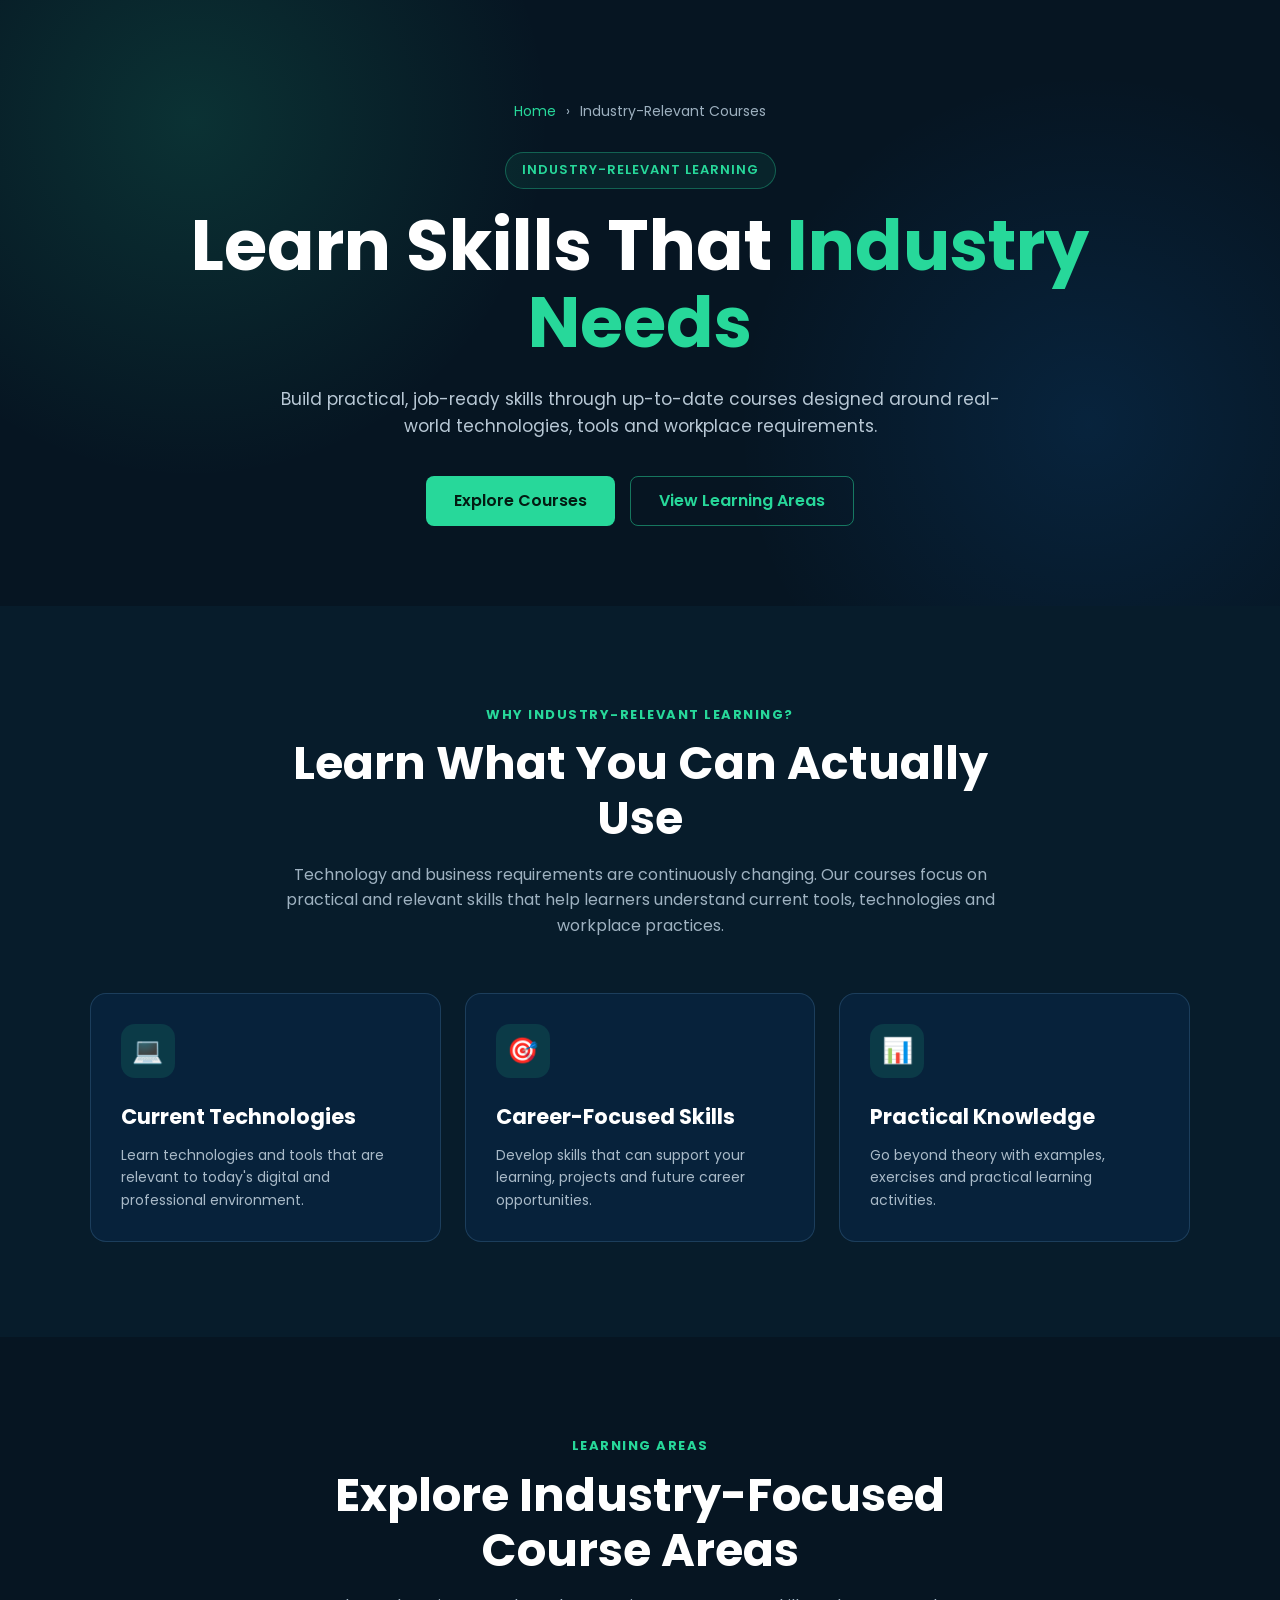
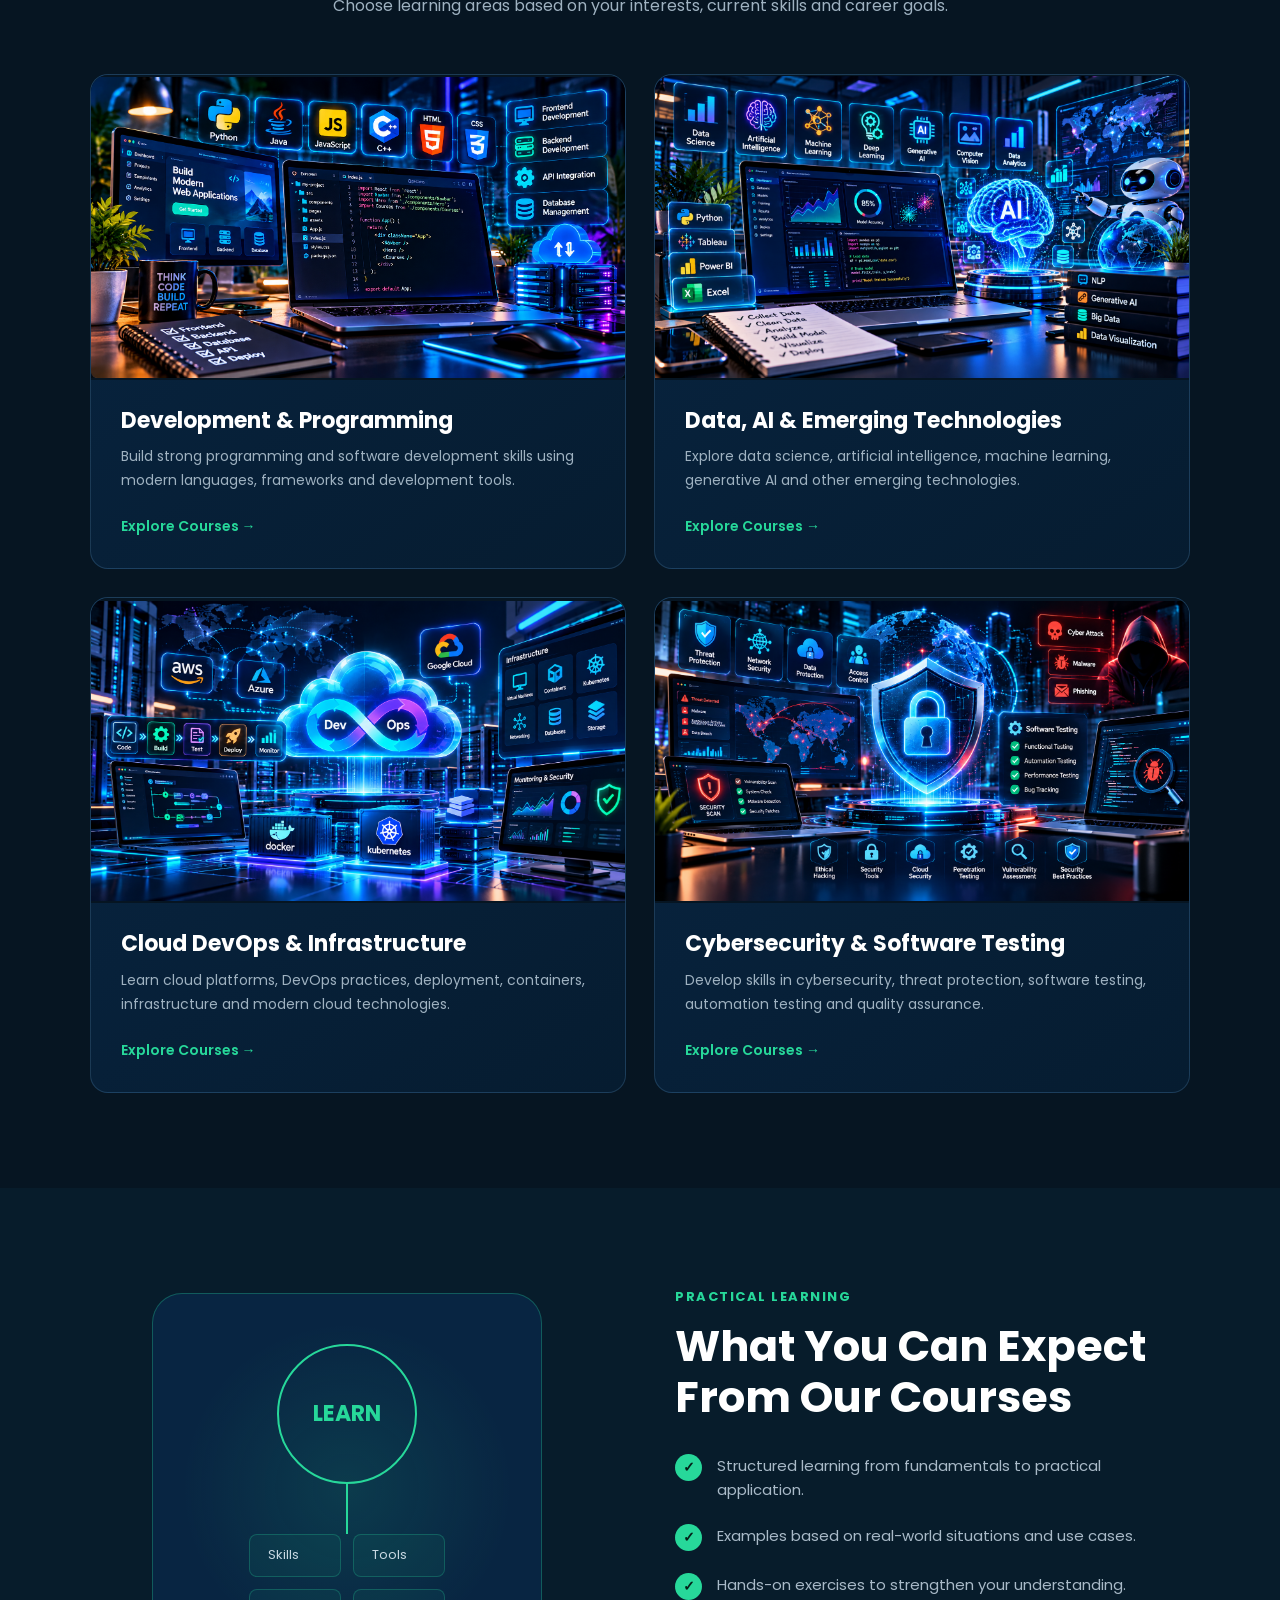
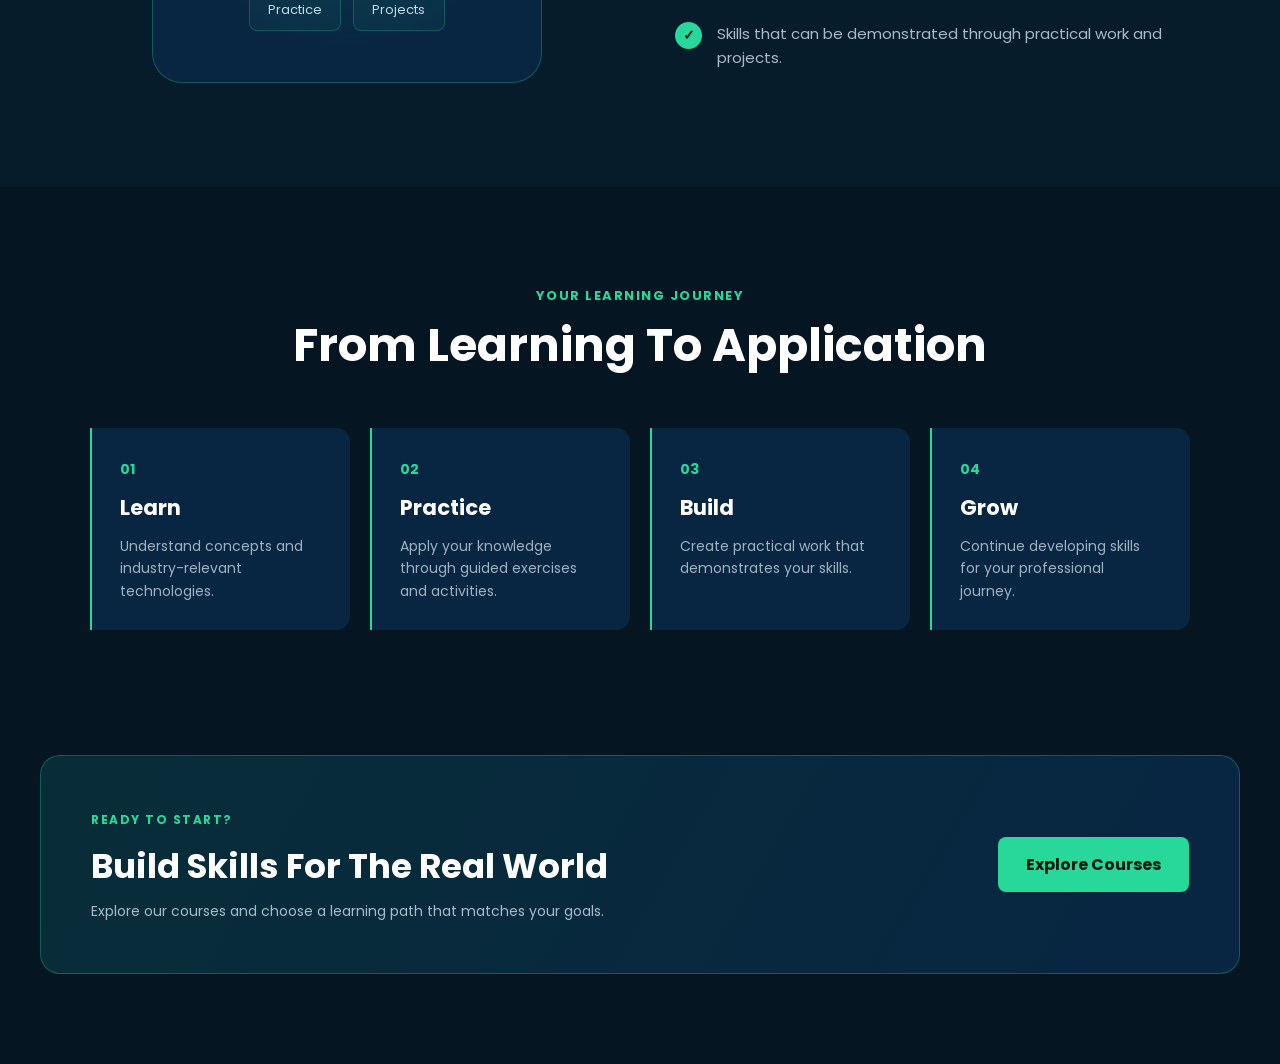
<file: industry-courses.html>
<!DOCTYPE html>
<html lang="en">

<head>
    <meta charset="UTF-8">

    <meta name="viewport"
          content="width=device-width, initial-scale=1.0">

    <title>Industry-Relevant Courses | PAVIRO GLOBAL</title>

    <!-- Poppins Font -->
    <link rel="preconnect"
          href="https://fonts.googleapis.com">

    <link rel="preconnect"
          href="https://fonts.gstatic.com"
          crossorigin>

    <link href="https://fonts.googleapis.com/css2?family=Poppins:wght@400;500;600;700&display=swap"
          rel="stylesheet">

    <!-- Page CSS -->
    <link rel="stylesheet"
          href="./industry-courses.css">

</head>


<body>


    <!-- =================================================
         MAIN CONTENT
         HOME PAGE KA MASTER NAVBAR YAHAN SAME RAKHNA HAI
    ================================================== -->


    <!-- HERO -->

    <section class="industry-hero">

        <div class="industry-hero-content">

            <div class="breadcrumb">

                <a href="./index.html">
                    Home
                </a>

                <span>›</span>

                <span>
                    Industry-Relevant Courses
                </span>

            </div>


            <span class="hero-label">
                INDUSTRY-RELEVANT LEARNING
            </span>


            <h1>
                Learn Skills That
                <span>Industry Needs</span>
            </h1>


            <p>
                Build practical, job-ready skills through
                up-to-date courses designed around real-world
                technologies, tools and workplace requirements.
            </p>


            <div class="hero-buttons">

                <a href="./courses.html"
                   class="primary-btn">

                    Explore Courses

                </a>


                <a href="#course-categories"
                   class="secondary-btn">

                    View Learning Areas

                </a>

            </div>

        </div>

    </section>



    <!-- =================================================
         INTRODUCTION
    ================================================== -->

    <section class="industry-intro">

        <div class="section-heading">

            <span>
                WHY INDUSTRY-RELEVANT LEARNING?
            </span>

            <h2>
                Learn What You Can
                Actually Use
            </h2>

            <p>
                Technology and business requirements are
                continuously changing. Our courses focus on
                practical and relevant skills that help learners
                understand current tools, technologies and
                workplace practices.
            </p>

        </div>


        <div class="intro-grid">


            <div class="info-card">

                <div class="card-icon">
                    💻
                </div>

                <h3>
                    Current Technologies
                </h3>

                <p>
                    Learn technologies and tools that are
                    relevant to today's digital and professional
                    environment.
                </p>

            </div>


            <div class="info-card">

                <div class="card-icon">
                    🎯
                </div>

                <h3>
                    Career-Focused Skills
                </h3>

                <p>
                    Develop skills that can support your learning,
                    projects and future career opportunities.
                </p>

            </div>


            <div class="info-card">

                <div class="card-icon">
                    📊
                </div>

                <h3>
                    Practical Knowledge
                </h3>

                <p>
                    Go beyond theory with examples, exercises
                    and practical learning activities.
                </p>

            </div>


        </div>

    </section>



    <!-- =================================================
         COURSE CATEGORIES
    ================================================== -->

    <section
        class="course-categories"
        id="course-categories"
    >

        <div class="section-heading">

            <span>
                LEARNING AREAS
            </span>

            <h2>
                Explore Industry-Focused
                Course Areas
            </h2>

            <p>
                Choose learning areas based on your interests,
                current skills and career goals.
            </p>

        </div>


        <div class="category-grid">


            <!-- DEVELOPMENT & PROGRAMMING -->

            <div class="category-card">

                <img
                    src="./Neon Coding Workspace Banner.png"
                    alt="Development and Programming"
                    class="category-image"
                >

                <div class="category-content">

                    <h3>
                        Development & Programming
                    </h3>

                    <p>
                        Build strong programming and software development
                        skills using modern languages, frameworks and
                        development tools.
                    </p>

                    <a href="./courses.html#programming">
                        Explore Courses →
                    </a>

                </div>

            </div>


            <!-- DATA, AI & EMERGING TECHNOLOGIES -->

            <div class="category-card">

                <img
                    src="./Neon AI and Data Lab.png"
                    alt="Data, AI and Emerging Technologies"
                    class="category-image"
                >

                <div class="category-content">

                    <h3>
                        Data, AI & Emerging Technologies
                    </h3>

                    <p>
                        Explore data science, artificial intelligence,
                        machine learning, generative AI and other
                        emerging technologies.
                    </p>

                    <a href="./courses.html#data-ai">
                        Explore Courses →
                    </a>

                </div>

            </div>


            <!-- CLOUD DEVOPS & INFRASTRUCTURE -->

            <div class="category-card">

                <img
                    src="./Neon Cloud DevOps Infrastructure Hub.png"
                    alt="Cloud DevOps and Infrastructure"
                    class="category-image"
                >

                <div class="category-content">

                    <h3>
                        Cloud DevOps & Infrastructure
                    </h3>

                    <p>
                        Learn cloud platforms, DevOps practices,
                        deployment, containers, infrastructure and
                        modern cloud technologies.
                    </p>

                    <a href="./courses.html#cloud-devops">
                        Explore Courses →
                    </a>

                </div>

            </div>


            <!-- CYBERSECURITY & SOFTWARE TESTING -->

            <div class="category-card">

                <img
                    src="./Cybersecurity Operations Center Dashboard.png"
                    alt="Cybersecurity and Software Testing"
                    class="category-image"
                >

                <div class="category-content">

                    <h3>
                        Cybersecurity & Software Testing
                    </h3>

                    <p>
                        Develop skills in cybersecurity, threat protection,
                        software testing, automation testing and
                        quality assurance.
                    </p>

                    <a href="./courses.html#cybersecurity">
                        Explore Courses →
                    </a>

                </div>

            </div>

        </div>

    </section>

    <!-- =================================================
         WHAT YOU WILL LEARN
    ================================================== -->

    <section class="learning-section">

        <div class="learning-image">

            <div class="visual-box">

                <div class="visual-circle">
                    LEARN
                </div>

                <div class="visual-line"></div>

                <div class="visual-items">

                    <span>
                        Skills
                    </span>

                    <span>
                        Tools
                    </span>

                    <span>
                        Practice
                    </span>

                    <span>
                        Projects
                    </span>

                </div>

            </div>

        </div>


        <div class="learning-content">

            <span class="section-label">
                PRACTICAL LEARNING
            </span>

            <h2>
                What You Can Expect
                From Our Courses
            </h2>


            <div class="learning-point">

                <div>
                    ✓
                </div>

                <p>
                    Structured learning from fundamentals
                    to practical application.
                </p>

            </div>


            <div class="learning-point">

                <div>
                    ✓
                </div>

                <p>
                    Examples based on real-world
                    situations and use cases.
                </p>

            </div>


            <div class="learning-point">

                <div>
                    ✓
                </div>

                <p>
                    Hands-on exercises to strengthen
                    your understanding.
                </p>

            </div>


            <div class="learning-point">

                <div>
                    ✓
                </div>

                <p>
                    Skills that can be demonstrated
                    through practical work and projects.
                </p>

            </div>

        </div>

    </section>



    <!-- =================================================
         OUTCOMES
    ================================================== -->

    <section class="outcomes-section">

        <div class="section-heading">

            <span>
                YOUR LEARNING JOURNEY
            </span>

            <h2>
                From Learning To Application
            </h2>

        </div>


        <div class="outcome-grid">


            <div class="outcome-card">

                <strong>
                    01
                </strong>

                <h3>
                    Learn
                </h3>

                <p>
                    Understand concepts and
                    industry-relevant technologies.
                </p>

            </div>


            <div class="outcome-card">

                <strong>
                    02
                </strong>

                <h3>
                    Practice
                </h3>

                <p>
                    Apply your knowledge through
                    guided exercises and activities.
                </p>

            </div>


            <div class="outcome-card">

                <strong>
                    03
                </strong>

                <h3>
                    Build
                </h3>

                <p>
                    Create practical work that
                    demonstrates your skills.
                </p>

            </div>


            <div class="outcome-card">

                <strong>
                    04
                </strong>

                <h3>
                    Grow
                </h3>

                <p>
                    Continue developing skills for
                    your professional journey.
                </p>

            </div>


        </div>

    </section>



    <!-- =================================================
         CTA
    ================================================== -->

    <section class="industry-cta">

        <div>

            <span>
                READY TO START?
            </span>

            <h2>
                Build Skills For
                The Real World
            </h2>

            <p>
                Explore our courses and choose a
                learning path that matches your goals.
            </p>

        </div>


        <a
            href="./courses.html"
            class="cta-btn"
        >
            Explore Courses
        </a>

    </section>

</body>

</html>
</file>
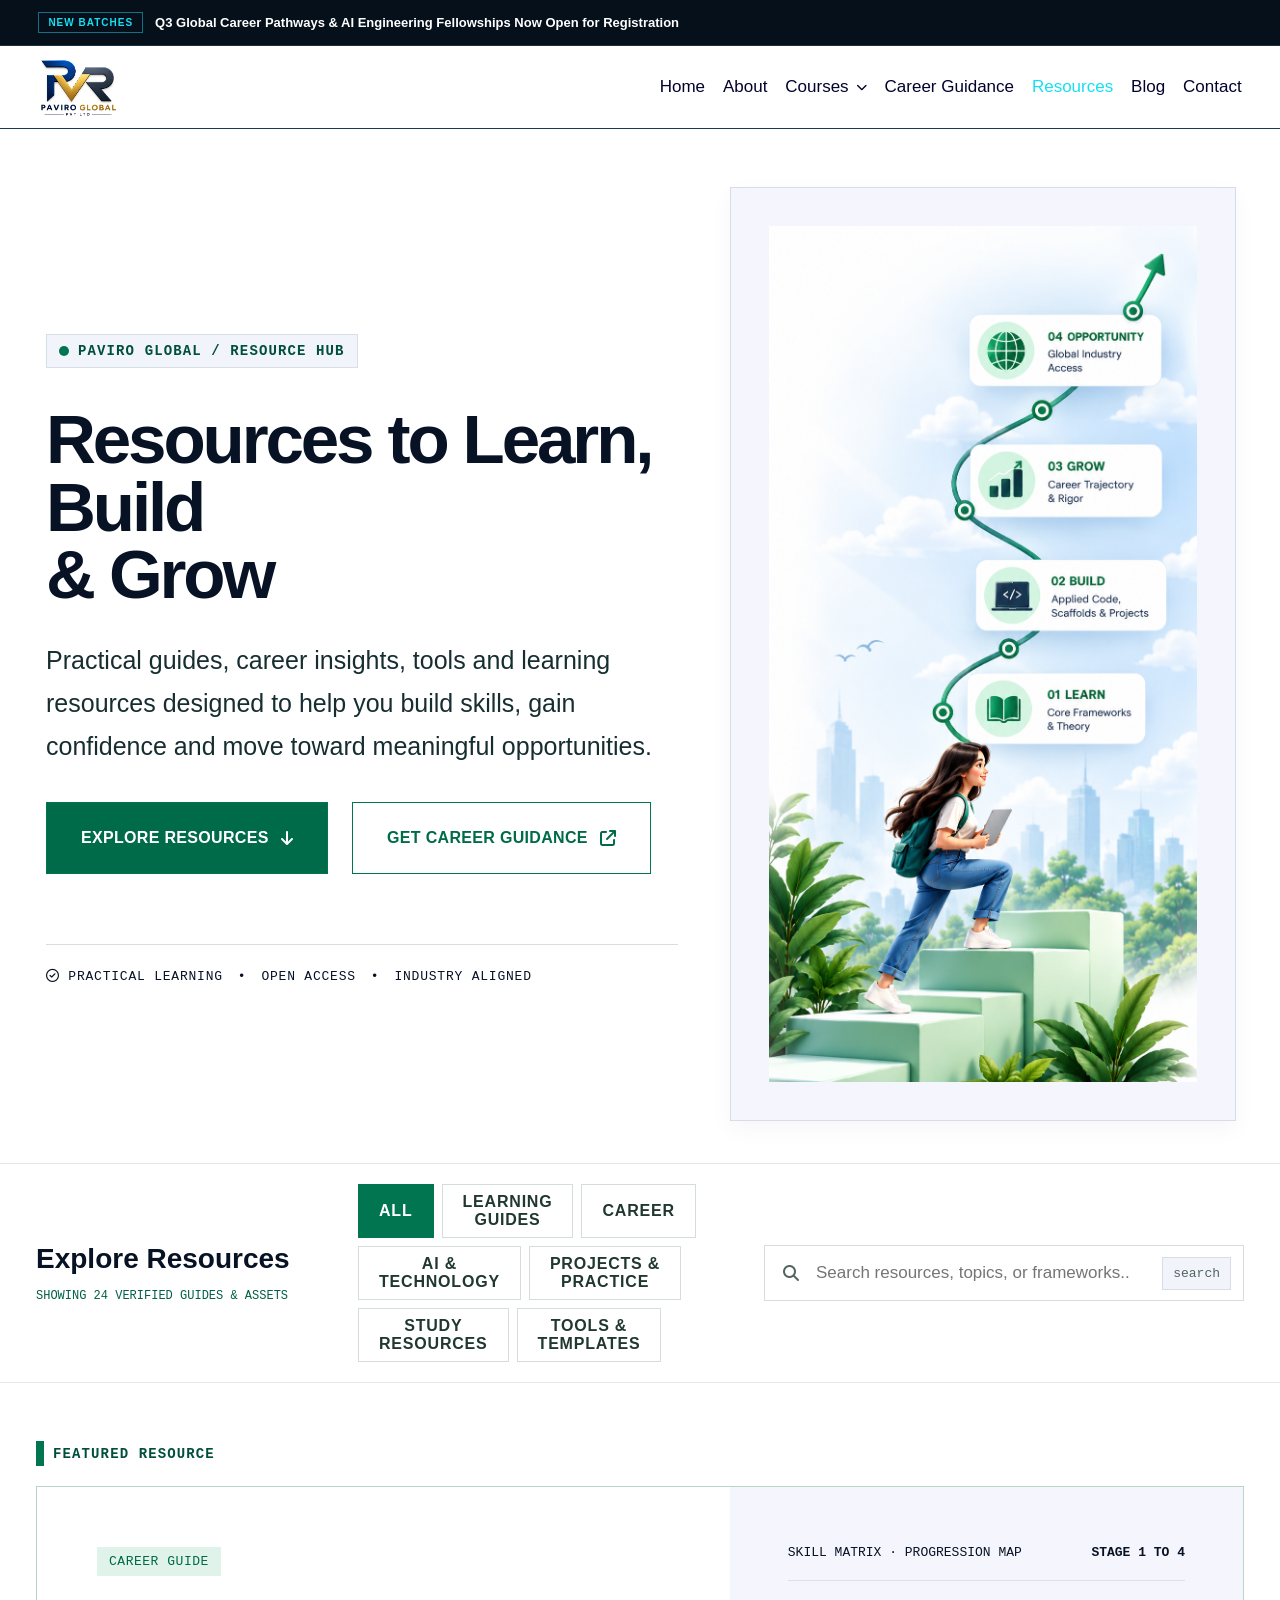
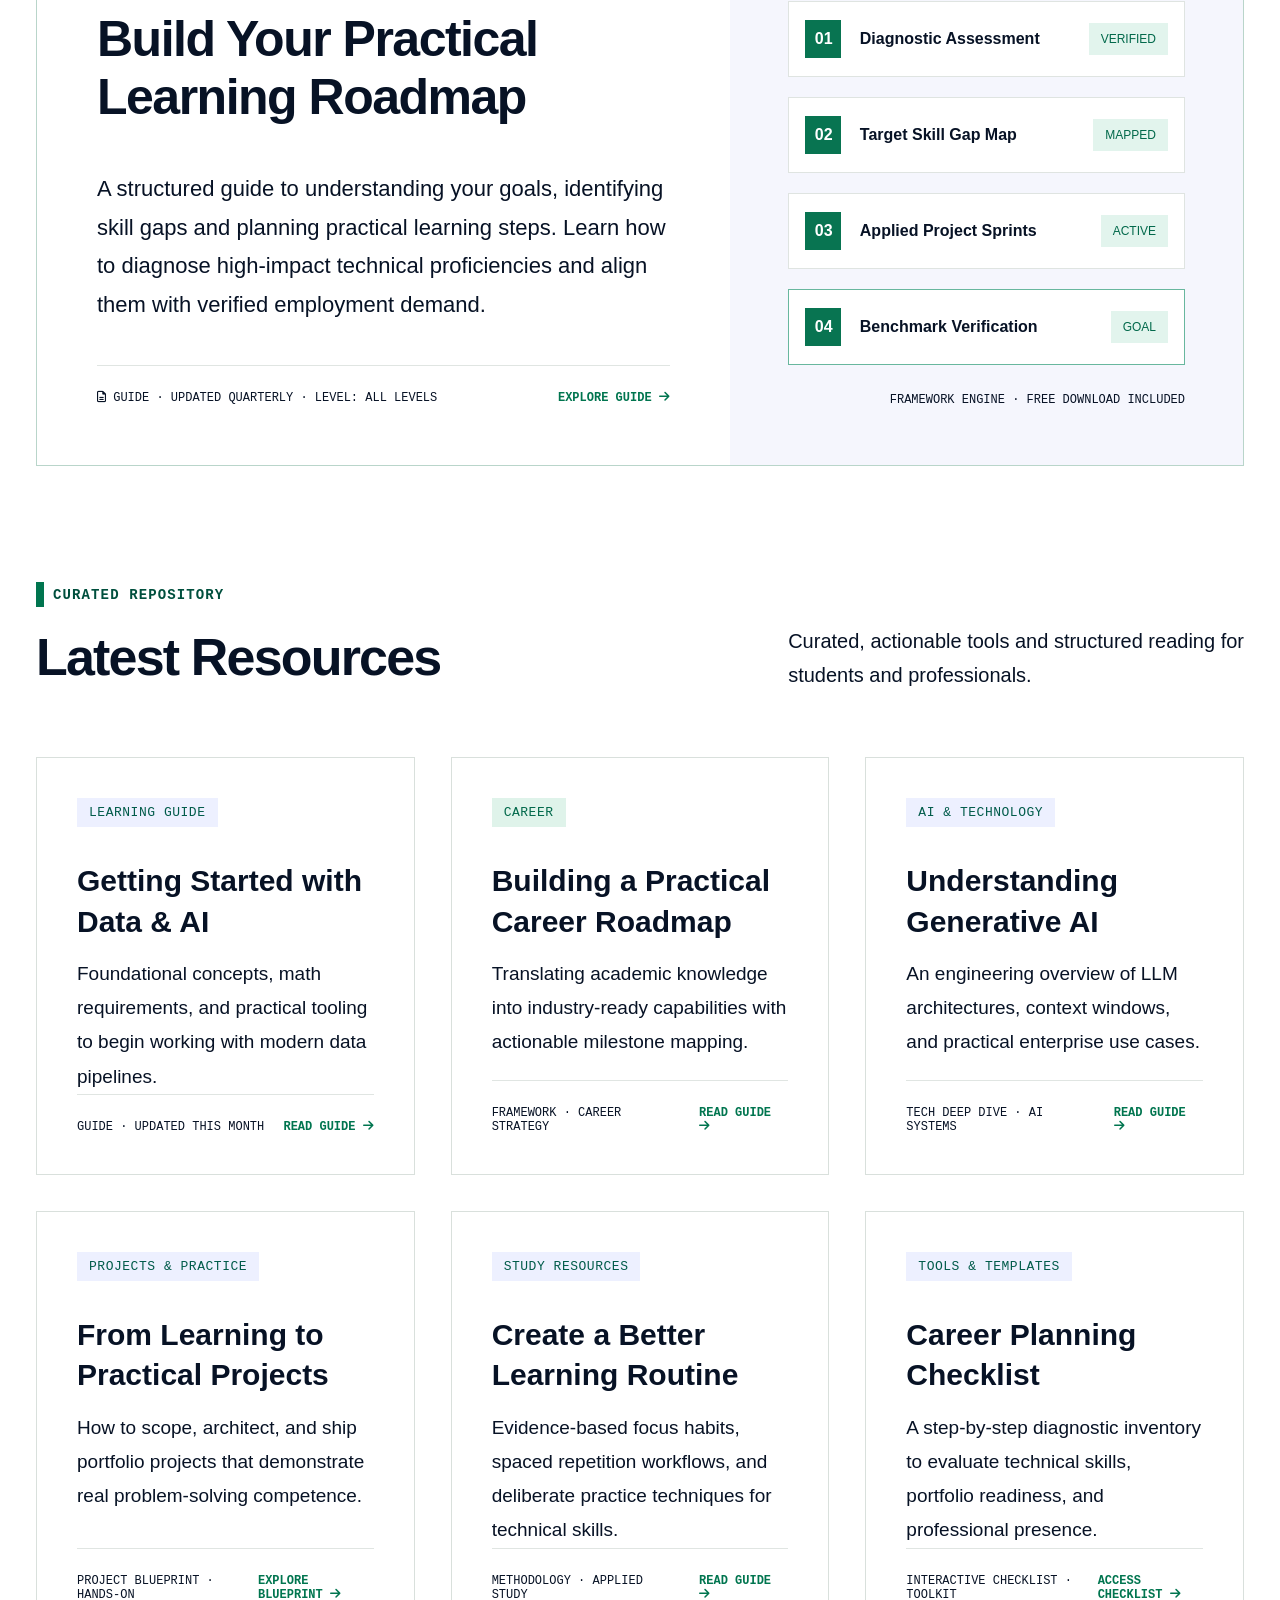
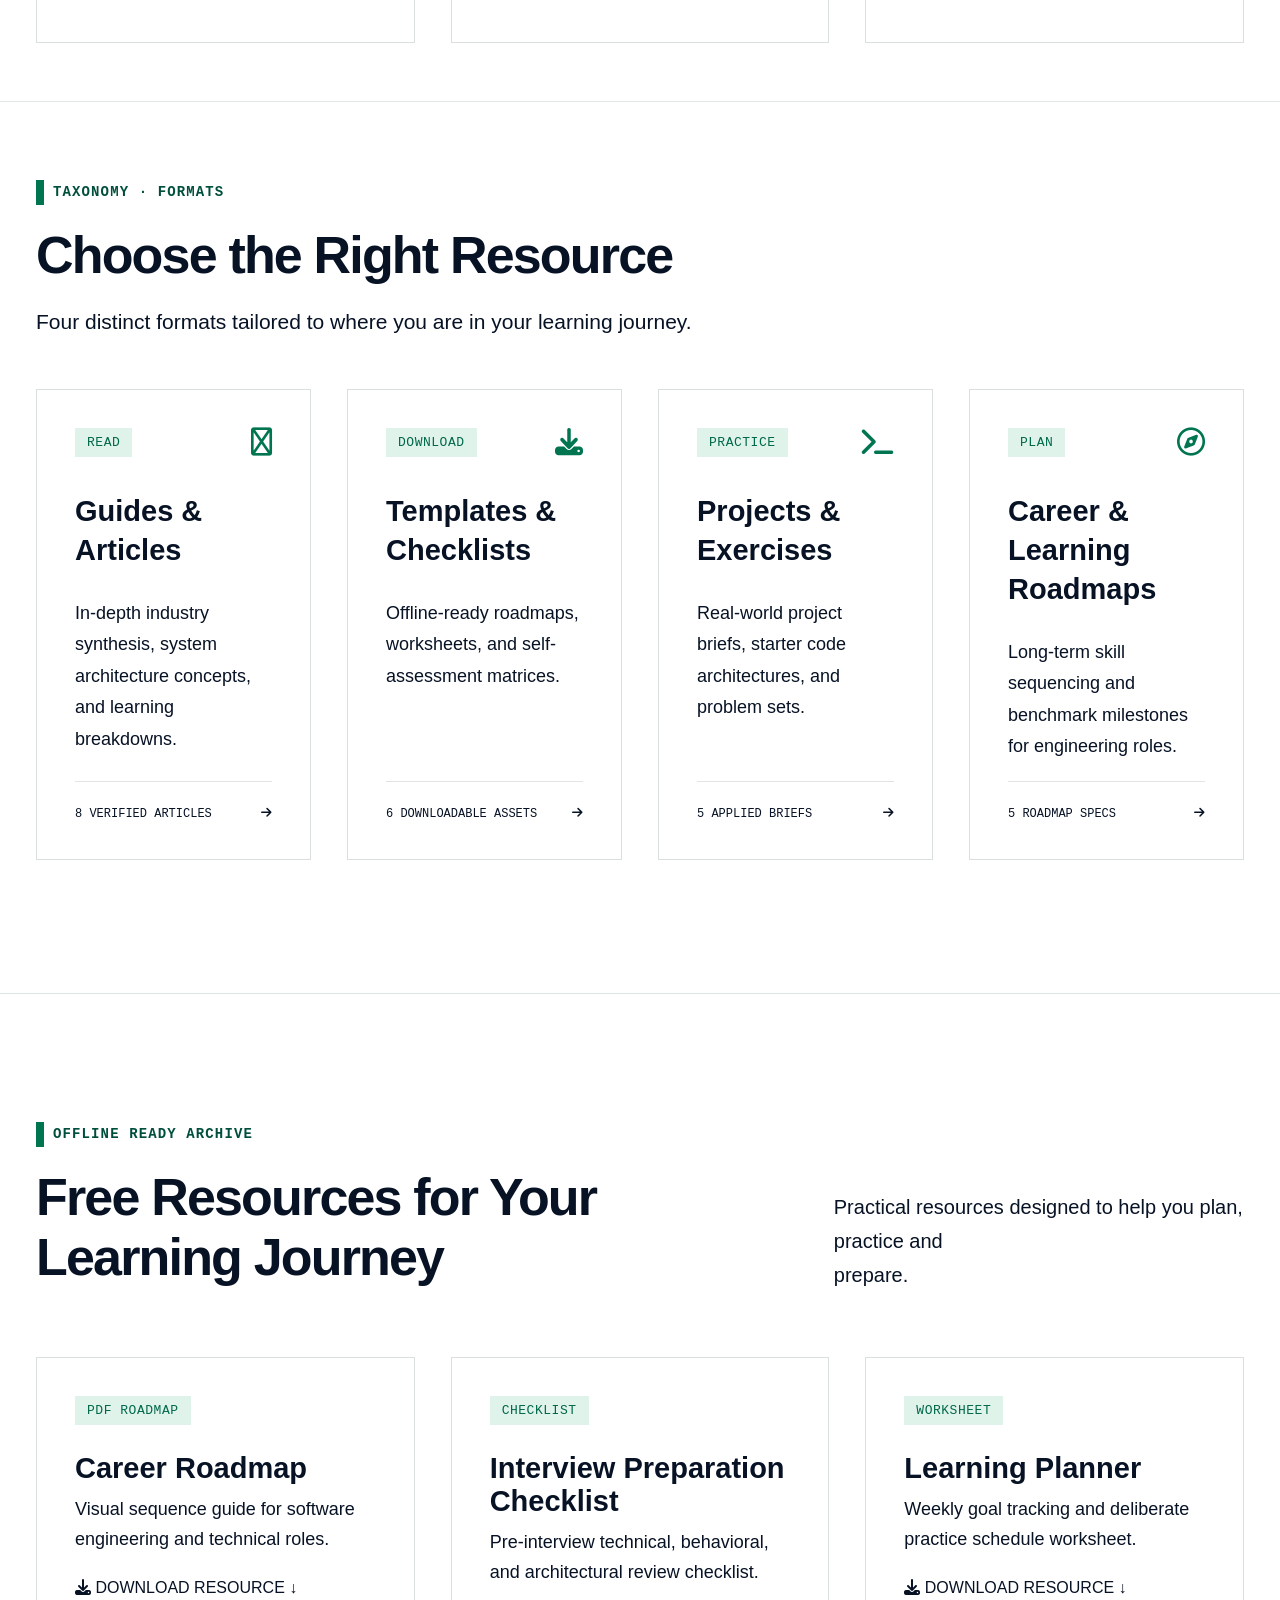
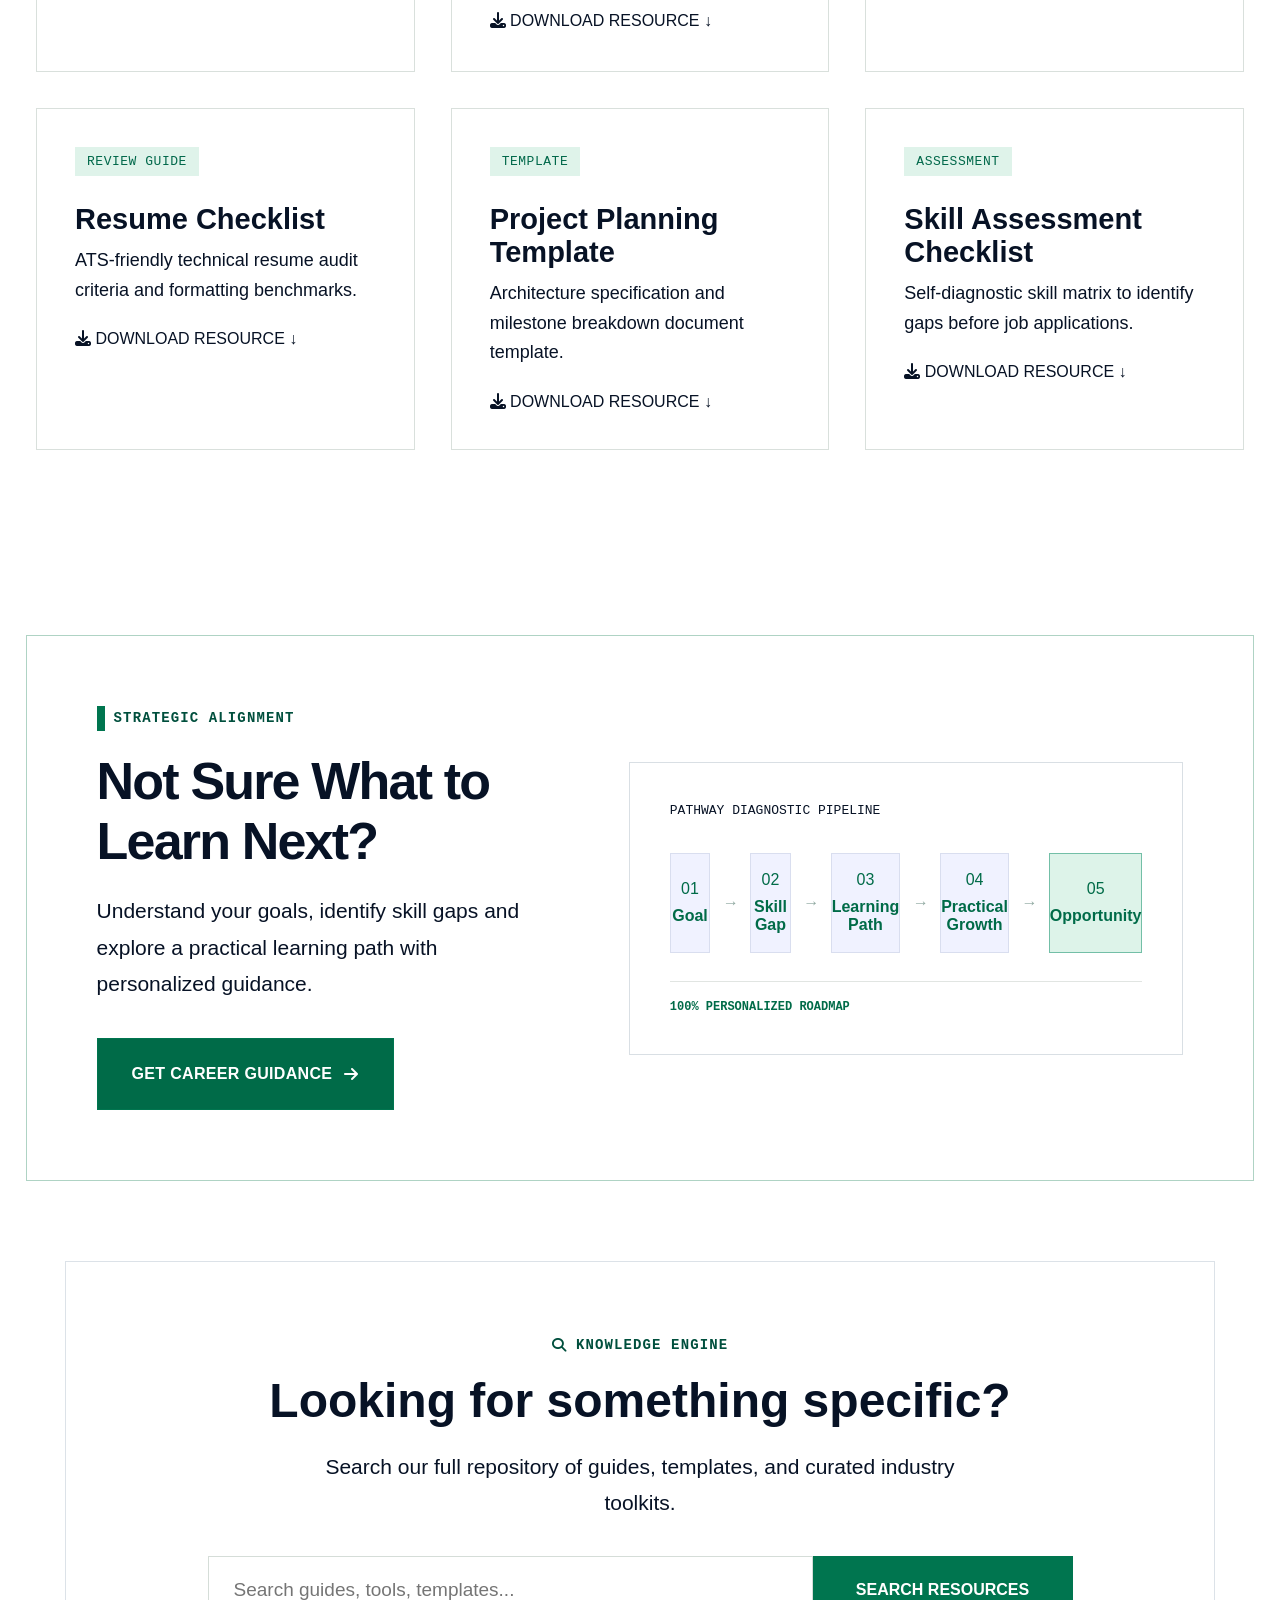
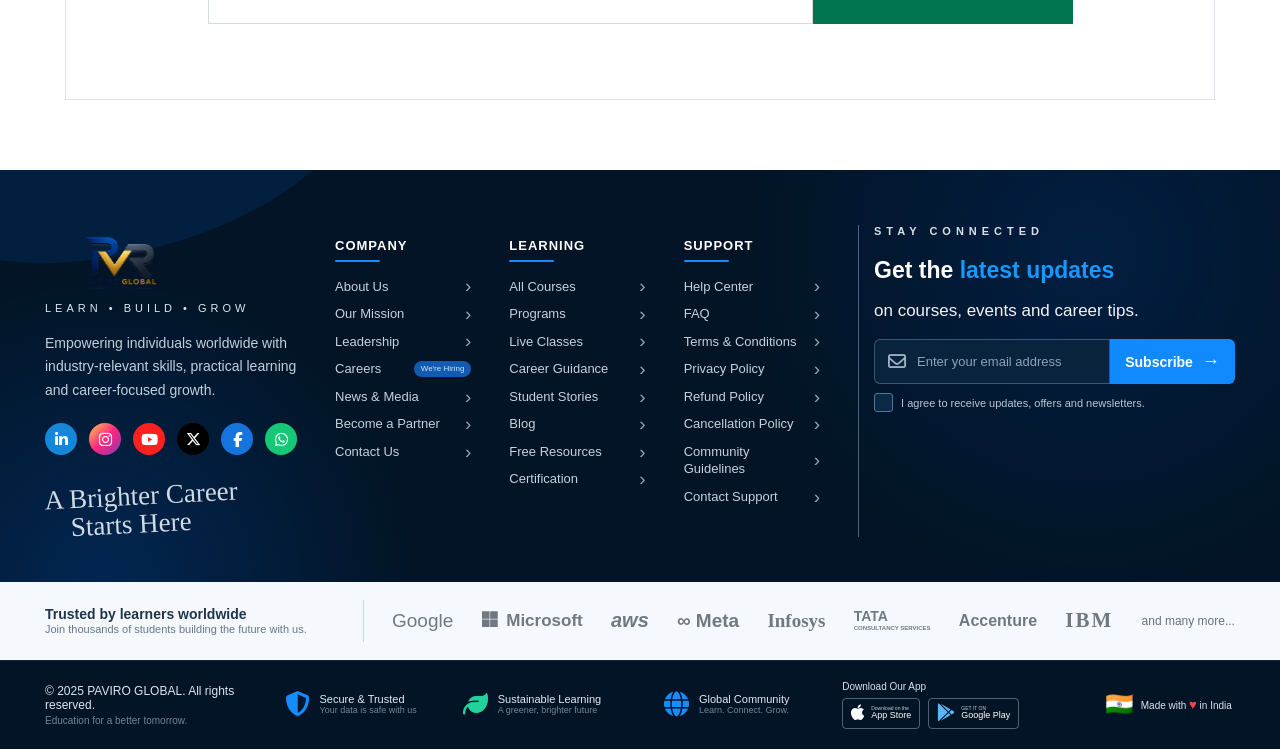
<file: resources.html>
<!DOCTYPE html>
<html lang="en">

<head>
    <meta charset="UTF-8">
    <meta name="viewport" content="width=device-width, initial-scale=1.0">
    <meta name="description"
        content="PAVIRO GLOBAL Resources — practical guides, career insights, tools and learning resources.">
    <title>Resources | PAVIRO GLOBAL</title>
     <link rel="icon" type="image/png" href="./logo%20(2).png">
    <link rel="stylesheet" href="./resources.css">
    <link rel="stylesheet" href="https://cdnjs.cloudflare.com/ajax/libs/font-awesome/6.5.2/css/all.min.css">
    <script src="./navigation.js" defer></script>
</head>

<body class="resources-page">
    <div class="announcement-bar">

        <div class="announcement-left">

            <span class="announcement-badge">
                NEW BATCHES
            </span>

            <span class="announcement-text">
                Q3 Global Career Pathways &amp; AI Engineering Fellowships Now Open for Registration
            </span>

        </div>

    </div>


    <!-- ================= NAVBAR ================= -->

    <header class="navbar">

        <div class="nav-container">

            <!-- LOGO -->
            <img class="logo" src="./logo (2).png" alt="PAVIRO GLOBAL PVT LTD">

            <!-- MOBILE MENU BUTTON -->

            <button type="button" class="menu-icon" aria-controls="site-navigation" aria-expanded="false"
                aria-label="Open navigation menu">
                <span></span>
                <span></span>
                <span></span>
            </button>


            <!-- NAVIGATION -->

            <nav id="site-navigation" class="nav-menu" aria-label="Primary navigation">

                <a href="./index.html">Home</a>

                <a href="./about.html">
                    About
                </a>

                <!-- ================= COURSES DROPDOWN ================= -->

                <div class="courses-nav-dropdown">

                    <button type="button" class="courses-nav-btn" aria-expanded="false" aria-controls="courses-submenu"
                        aria-haspopup="true">
                        Courses
                        <i class="fa-solid fa-chevron-down"></i>
                    </button>

                    <div id="courses-submenu" class="courses-nav-menu" hidden>

                        <a href="./courses.html#course-data-science-gen-ai">
                            Data Science With Gen AI
                        </a>

                        <a href="./courses.html#course-data-science-python">
                            Data Science Using Python
                        </a>

                        <a href="./courses.html#course-machine-learning">
                            Machine Learning &amp; Deep Learning
                        </a>

                        <a href="./courses.html#course-ai-python">
                            Artificial Intelligence Using Python
                        </a>

                        <a href="./courses.html#course-excel">
                            Excel – Basics To Advance
                        </a>

                        <a href="./courses.html#course-tableau">
                            Tableau
                        </a>

                        <a href="./courses.html#course-power-bi">
                            Power BI
                        </a>

                        <a href="./courses.html#course-business-analytics">
                            Business Analytics
                        </a>

                        <a href="./courses.html#course-data-analytics-python">
                            Data Analytics Using Python
                        </a>

                        <a href="./courses.html#course-python-programming">
                            Python Programming Course
                        </a>

                        <a href="./courses.html#course-mysql">
                            MySQL
                        </a>

                        <a href="./courses.html#course-full-stack-java">
                            Full Stack Development Using Java
                        </a>

                        <a href="./courses.html#course-full-stack-python">
                            Full Stack Development Using Python
                        </a>

                    </div>

                </div>

                <a href="./career.html">
                    Career Guidance
                </a>

                <a href="./resources.html" class="active">
                    Resources
                </a>

                <a href="./blog.html">
                    Blog
                </a>

                <a href="./contact.html">
                    Contact
                </a>

                <!-- <a href="./login.html" class="profile-button">
                    <i class="fa-solid fa-user"></i>

                </a> -->

            </nav>

        </div>

    </header>
    <main>
        <section class="resource-hero">
            <div class="resource-hero-copy">
                <div class="eyebrow"><span></span> PAVIRO GLOBAL / RESOURCE HUB</div>
                <h1>Resources to Learn, Build<br>&amp; Grow</h1>
                <p>Practical guides, career insights, tools and learning resources designed to help you build skills,
                    gain confidence and move toward meaningful opportunities.</p>
                <div class="hero-actions">
                    <a href="#resource-library" class="resource-btn primary">EXPLORE RESOURCES <i
                            class="fa-solid fa-arrow-down"></i></a>
                    <a href="./career.html" class="resource-btn secondary">GET CAREER GUIDANCE <i
                            class="fa-solid fa-arrow-up-right-from-square"></i></a>
                </div>
                <div class="resource-proof"><span><i class="fa-regular fa-circle-check"></i> PRACTICAL
                        LEARNING</span><span>•</span><span>OPEN ACCESS</span><span>•</span><span>INDUSTRY ALIGNED</span>
                </div>
            </div>
            <div class="schematic-card">
                <div class="resource-visual">
                    <img src="./resourse hero image.png" alt="Learning and career growth">
                </div>
            </div>
        </section>

        <section class="resource-library" id="resource-library">
            <div class="library-heading">
                <h2>Explore Resources</h2><small>SHOWING 24 VERIFIED GUIDES &amp; ASSETS</small>
            </div>
            <div class="resource-filters">
                <button class="filter active" data-filter="all">ALL</button>
                <button class="filter" data-filter="learning">LEARNING<br>GUIDES</button>
                <button class="filter" data-filter="career">CAREER</button>
                <button class="filter" data-filter="ai">AI &amp;<br>TECHNOLOGY</button>
                <button class="filter" data-filter="projects">PROJECTS &amp;<br>PRACTICE</button>
                <button class="filter" data-filter="study">STUDY<br>RESOURCES</button>
                <button class="filter" data-filter="tools">TOOLS &amp;<br>TEMPLATES</button>
            </div>
            <label class="resource-search"><i class="fa-solid fa-magnifying-glass"></i><input id="resourceSearch"
                    type="search" placeholder="Search resources, topics, or frameworks..."><kbd>search</kbd></label>
        </section>

        <section class="section-wrap featured-section">
            <div class="section-label"><span></span> FEATURED RESOURCE</div>
            <article class="featured-resource">
                <div class="featured-copy">
                    <div class="resource-meta">
                        <span class="tag green">CAREER GUIDE</span>
                    </div>
                    <h2>Build Your Practical Learning Roadmap</h2>
                    <p>A structured guide to understanding your goals, identifying skill gaps and planning practical
                        learning steps. Learn how to diagnose high-impact technical proficiencies and align them with
                        verified employment demand.</p>
                    <div class="featured-bottom">
                        <span>
                            <i class="fa-regular fa-file-lines"></i>
                            GUIDE ·
                            UPDATED QUARTERLY · LEVEL: ALL LEVELS
                        </span>
                        <a href="#latest">EXPLORE GUIDE
                            <i class="fa-solid fa-arrow-right">
                            </i>
                        </a>
                    </div>
                </div>
                <div class="skill-matrix">
                    <div class="matrix-head"><span>SKILL MATRIX · PROGRESSION MAP</span><b>STAGE 1 TO 4</b></div>
                    <div class="matrix-row"><b>01</b><strong>Diagnostic Assessment</strong><span>VERIFIED</span></div>
                    <div class="matrix-row"><b>02</b><strong>Target Skill Gap Map</strong><span>MAPPED</span></div>
                    <div class="matrix-row"><b>03</b><strong>Applied Project Sprints</strong><span>ACTIVE</span></div>
                    <div class="matrix-row goal"><b>04</b><strong>Benchmark Verification</strong><span>GOAL</span></div>
                    <small>FRAMEWORK ENGINE · FREE DOWNLOAD INCLUDED</small>
                </div>
            </article>
        </section>

        <section class="section-wrap latest-section" id="latest">
            <div class="section-head">
                <div>
                    <div class="section-label"><span></span> CURATED REPOSITORY</div>
                    <h2>Latest Resources</h2>
                </div>
                <p>Curated, actionable tools and structured reading for<br>students and professionals.</p>
            </div>
            <div class="resource-grid">
                <article class="resource-card" data-category="learning">
                    <div class="card-top"><span class="tag lavender">LEARNING GUIDE</span></div>
                    <h3>Getting Started with Data &amp; AI</h3>
                    <p>Foundational concepts, math requirements, and practical tooling to begin working with modern data
                        pipelines.</p>
                    <div class="card-bottom">GUIDE · UPDATED THIS MONTH 
                        <a href="#">READ GUIDE <i
                                class="fa-solid fa-arrow-right"></i></a></div>
                </article>
                <article class="resource-card" data-category="career">
                    <div class="card-top"><span class="tag green">CAREER</span></div>
                    <h3>Building a Practical Career Roadmap</h3>
                    <p>Translating academic knowledge into industry-ready capabilities with actionable milestone
                        mapping.</p>
                    <div class="card-bottom">FRAMEWORK · CAREER STRATEGY <a href="#">READ GUIDE <i
                                class="fa-solid fa-arrow-right"></i></a></div>
                </article>
                <article class="resource-card" data-category="ai">
                    <div class="card-top"><span class="tag lavender">AI &amp; TECHNOLOGY</span></div>
                    <h3>Understanding Generative AI</h3>
                    <p>An engineering overview of LLM architectures, context windows, and practical enterprise use
                        cases.</p>
                    <div class="card-bottom">TECH DEEP DIVE · AI SYSTEMS <a href="#">READ GUIDE <i
                                class="fa-solid fa-arrow-right"></i></a></div>
                </article>
                <article class="resource-card" data-category="projects">
                    <div class="card-top"><span class="tag lavender">PROJECTS &amp; PRACTICE</span></div>
                    <h3>From Learning to Practical Projects</h3>
                    <p>How to scope, architect, and ship portfolio projects that demonstrate real problem-solving
                        competence.</p>
                    <div class="card-bottom">PROJECT BLUEPRINT · HANDS-ON <a href="#">EXPLORE BLUEPRINT <i
                                class="fa-solid fa-arrow-right"></i></a></div>
                </article>
                <article class="resource-card" data-category="study">
                    <div class="card-top"><span class="tag lavender">STUDY RESOURCES</span></div>
                    <h3>Create a Better Learning Routine</h3>
                    <p>Evidence-based focus habits, spaced repetition workflows, and deliberate practice techniques for
                        technical skills.</p>
                    <div class="card-bottom">METHODOLOGY · APPLIED STUDY <a href="#">READ GUIDE <i
                                class="fa-solid fa-arrow-right"></i></a></div>
                </article>
                <article class="resource-card" data-category="tools">
                    <div class="card-top"><span class="tag lavender">TOOLS &amp; TEMPLATES</span></div>
                    <h3>Career Planning Checklist</h3>
                    <p>A step-by-step diagnostic inventory to evaluate technical skills, portfolio readiness, and
                        professional presence.</p>
                    <div class="card-bottom">INTERACTIVE CHECKLIST · TOOLKIT <a href="#">ACCESS CHECKLIST
                            <i class="fa-solid fa-arrow-right"></i></a></div>
                </article>
            </div>
        </section>

        <section class="formats-section">
            <div class="section-wrap">
                <div class="section-label"><span></span> TAXONOMY · FORMATS</div>
                <h2>Choose the Right Resource</h2>
                <p class="formats-intro">Four distinct formats tailored to where you are in your learning journey.</p>
                <div class="formats-grid">
                    <article class="format-card">
                        <div><span class="tag green">READ</span><i class="fa-regular fa-book-open"></i></div>
                        <h3>Guides &amp; Articles</h3>
                        <p>In-depth industry synthesis, system architecture concepts, and learning breakdowns.</p>
                        <footer>8 VERIFIED ARTICLES <i class="fa-solid fa-arrow-right"></i></footer>
                    </article>
                    <article class="format-card">
                        <div><span class="tag green">DOWNLOAD</span><i class="fa-solid fa-download"></i></div>
                        <h3>Templates &amp; Checklists</h3>
                        <p>Offline-ready roadmaps, worksheets, and self-assessment matrices.</p>
                        <footer>6 DOWNLOADABLE ASSETS <i class="fa-solid fa-arrow-right"></i></footer>
                    </article>
                    <article class="format-card">
                        <div><span class="tag green">PRACTICE</span><i class="fa-solid fa-terminal"></i></div>
                        <h3>Projects &amp; Exercises</h3>
                        <p>Real-world project briefs, starter code architectures, and problem sets.</p>
                        <footer>5 APPLIED BRIEFS <i class="fa-solid fa-arrow-right"></i></footer>
                    </article>
                    <article class="format-card">
                        <div><span class="tag green">PLAN</span><i class="fa-regular fa-compass"></i></div>
                        <h3>Career &amp; Learning Roadmaps</h3>
                        <p>Long-term skill sequencing and benchmark milestones for engineering roles.</p>
                        <footer>5 ROADMAP SPECS <i class="fa-solid fa-arrow-right"></i></footer>
                    </article>
                </div>
            </div>
        </section>

        <section class="free-section">
            <div class="section-wrap">
                <div class="section-head">
                    <div>
                        <div class="section-label"><span></span> OFFLINE READY ARCHIVE</div>
                        <h2>Free Resources for Your Learning Journey</h2>
                    </div>
                    <p>Practical resources designed to help you plan, practice and<br>prepare.</p>
                </div>
                <div class="free-grid">
                    <article class="free-card">
                        <div>
                            <span class="tag green">PDF ROADMAP</span><span>
                        </div>
                        <h3>Career Roadmap</h3>
                        <p>Visual sequence guide for software engineering and technical roles.</p>
                        <a href="./PAVIRO_Career_Roadmap.pdf" download>
                            <i class="fa-solid fa-download"></i>
                            DOWNLOAD RESOURCE ↓
                        </a>
                    </article>
                    <article class="free-card">
                        <div><span class="tag green">CHECKLIST</span></div>
                        <h3>Interview Preparation Checklist</h3>
                        <p>Pre-interview technical, behavioral, and architectural review checklist.</p>
                        <a href="./PAVIRO_Interview_Preparation_Checklist.pdf" download>
                            <i class="fa-solid fa-download"></i>
                            DOWNLOAD RESOURCE ↓
                        </a>
                    </article>
                    <article class="free-card">
                        <div><span class="tag green">WORKSHEET</span></div>
                        <h3>Learning Planner</h3>
                        <p>Weekly goal tracking and deliberate practice schedule worksheet.</p>
                        <a href="./PAVIRO_Learning_Planner.pdf" download>
                            <i class="fa-solid fa-download"></i>
                            DOWNLOAD RESOURCE ↓
                        </a>
                    </article>
                    <article class="free-card">
                        <div><span class="tag green">REVIEW GUIDE</span></div>
                        <h3>Resume Checklist</h3>
                        <p>ATS-friendly technical resume audit criteria and formatting benchmarks.</p>
                        <a href="./PAVIRO_Resume_Checklist.pdf" download>
                            <i class="fa-solid fa-download"></i>
                            DOWNLOAD RESOURCE ↓
                        </a>
                    </article>
                    <article class="free-card">
                        <div><span class="tag green">TEMPLATE</span></div>
                        <h3>Project Planning Template</h3>
                        <p>Architecture specification and milestone breakdown document template.</p>
                        <a href="./PAVIRO_Project_Planning_Template.pdf" download>
                            <i class="fa-solid fa-download"></i>
                            DOWNLOAD RESOURCE ↓
                        </a>
                    </article>
                    <article class="free-card">
                        <div><span class="tag green">ASSESSMENT</span></div>
                        <h3>Skill Assessment Checklist</h3>
                        <p>Self-diagnostic skill matrix to identify gaps before job applications.</p>
                        <a href="./PAVIRO_Skill_Assessment.pdf" download>
                            <i class="fa-solid fa-download"></i>
                            DOWNLOAD RESOURCE ↓
                        </a>
                    </article>
                </div>
            </div>
        </section>

        <section class="roadmap-section">
            <div class="roadmap-copy">
                <div class="section-label"><span></span> STRATEGIC ALIGNMENT</div>
                <h2>Not Sure What to Learn Next?</h2>
                <p>Understand your goals, identify skill gaps and explore a practical learning path with personalized
                    guidance.</p>
                <a class="resource-btn primary" href="./career.html">GET CAREER GUIDANCE <i
                        class="fa-solid fa-arrow-right"></i></a>
            </div>
            <div class="pipeline">
                <div class="pipeline-title">PATHWAY DIAGNOSTIC PIPELINE</div>
                <div class="pipeline-row">
                    <div>01<br><strong>Goal</strong></div><i>→</i>
                    <div>02<br><strong>Skill Gap</strong></div><i>→</i>
                    <div>03<br><strong>Learning<br>Path</strong></div><i>→</i>
                    <div>04<br><strong>Practical<br>Growth</strong></div><i>→</i>
                    <div class="last">05<br><strong>Opportunity</strong></div>
                </div>
                <div class="pipeline-foot"><b>100% PERSONALIZED
                        ROADMAP</b></div>
            </div>
        </section>

        <section class="search-section">
            <div class="section-label"><i class="fa-solid fa-magnifying-glass"></i> KNOWLEDGE ENGINE</div>
            <h2>Looking for something specific?</h2>
            <p>Search our full repository of guides, templates, and curated industry<br>toolkits.</p>
            <form class="big-search" onsubmit="return false;"><input id="bigSearch" type="search"
                    placeholder="Search guides, tools, templates..."><button type="button" id="bigSearchBtn">SEARCH
                    RESOURCES</button></form>
        </section>
    </main>
    <footer class="site-footer">


        <!-- =====================================================
         MAIN FOOTER
    ====================================================== -->

        <div class="footer-main">

            <div class="footer-container">


                <!-- =================================================
                 BRAND COLUMN
            ================================================== -->

                <div class="footer-brand">

                    <a href="./index.html" class="footer-logo">
                        <img src="./logo (2).png" alt="PAVIRO GLOBAL">
                    </a>


                    <div class="footer-tagline">
                        LEARN • BUILD • GROW
                    </div>


                    <p class="footer-description">
                        Empowering individuals worldwide with
                        industry-relevant skills, practical learning
                        and career-focused growth.
                    </p>


                    <!-- SOCIAL ICONS -->

                    <div class="footer-socials">

                        <a href="#" aria-label="LinkedIn">
                            <i class="fa-brands fa-linkedin-in"></i>
                        </a>

                        <a href="https://www.instagram.com/paviro333?utm_source=ig_web_button_share_sheet&stkn=ZDNlZDc0MzIxNw=="
                            aria-label="Instagram">
                            <i class="fa-brands fa-instagram"></i>
                        </a>

                        <a href="#" aria-label="YouTube">
                            <i class="fa-brands fa-youtube"></i>
                        </a>

                        <a href="#" aria-label="X">
                            <i class="fa-brands fa-x-twitter"></i>
                        </a>

                        <a href="#" aria-label="Facebook">
                            <i class="fa-brands fa-facebook-f"></i>
                        </a>

                        <a href="#" aria-label="WhatsApp">
                            <i class="fa-brands fa-whatsapp"></i>
                        </a>

                    </div>


                    <div class="footer-slogan">
                        A Brighter Career<br>
                        <span>Starts Here</span>
                    </div>

                </div>



                <!-- =================================================
                 COMPANY
            ================================================== -->

                <div class="footer-column">

                    <h3>
                        COMPANY
                    </h3>

                    <div class="footer-heading-line"></div>


                    <ul>

                        <li>
                            <a href="./about.html">
                                About Us
                                <span>›</span>
                            </a>
                        </li>

                        <li>
                            <a href="./about.html">
                                Our Mission
                                <span>›</span>
                            </a>
                        </li>

                        <li>
                            <a href="#">
                                Leadership
                                <span>›</span>
                            </a>
                        </li>

                        <li>
                            <a href="./career.html">
                                Careers

                                <small>
                                    We're Hiring
                                </small>
                            </a>
                        </li>

                        <li>
                            <a href="#">
                                News &amp; Media
                                <span>›</span>
                            </a>
                        </li>

                        <li>
                            <a href="#">
                                Become a Partner
                                <span>›</span>
                            </a>
                        </li>

                        <li>
                            <a href="./contact.html">
                                Contact Us
                                <span>›</span>
                            </a>
                        </li>

                    </ul>

                </div>



                <!-- =================================================
                 LEARNING
            ================================================== -->

                <div class="footer-column">

                    <h3>
                        LEARNING
                    </h3>

                    <div class="footer-heading-line"></div>


                    <ul>

                        <li>
                            <a href="./courses.html">
                                All Courses
                                <span>›</span>
                            </a>
                        </li>

                        <li>
                            <a href="./courses.html">
                                Programs
                                <span>›</span>
                            </a>
                        </li>

                        <li>
                            <a href="#">
                                Live Classes
                                <span>›</span>
                            </a>
                        </li>

                        <li>
                            <a href="./career.html">
                                Career Guidance
                                <span>›</span>
                            </a>
                        </li>

                        <li>
                            <a href="#">
                                Student Stories
                                <span>›</span>
                            </a>
                        </li>

                        <li>
                            <a href="./blog.html">
                                Blog
                                <span>›</span>
                            </a>
                        </li>

                        <li>
                            <a href="#">
                                Free Resources
                                <span>›</span>
                            </a>
                        </li>

                        <li>
                            <a href="#">
                                Certification
                                <span>›</span>
                            </a>
                        </li>

                    </ul>

                </div>



                <!-- =================================================
                 SUPPORT
            ================================================== -->

                <div class="footer-column">

                    <h3>
                        SUPPORT
                    </h3>

                    <div class="footer-heading-line"></div>


                    <ul>

                        <li>
                            <a href="#">
                                Help Center
                                <span>›</span>
                            </a>
                        </li>

                        <li>
                            <a href="#">
                                FAQ
                                <span>›</span>
                            </a>
                        </li>

                        <li>
                            <a href="#">
                                Terms &amp; Conditions
                                <span>›</span>
                            </a>
                        </li>

                        <li>
                            <a href="#">
                                Privacy Policy
                                <span>›</span>
                            </a>
                        </li>

                        <li>
                            <a href="#">
                                Refund Policy
                                <span>›</span>
                            </a>
                        </li>

                        <li>
                            <a href="#">
                                Cancellation Policy
                                <span>›</span>
                            </a>
                        </li>

                        <li>
                            <a href="#">
                                Community Guidelines
                                <span>›</span>
                            </a>
                        </li>

                        <li>
                            <a href="./contact.html">
                                Contact Support
                                <span>›</span>
                            </a>
                        </li>

                    </ul>

                </div>



                <!-- =================================================
                 NEWSLETTER
            ================================================== -->

                <div class="footer-newsletter">


                    <div class="newsletter-title">
                        STAY CONNECTED
                    </div>


                    <h2>
                        Get the
                        <span>latest updates</span>
                    </h2>


                    <p>
                        on courses, events and career tips.
                    </p>



                    <!-- EMAIL FORM -->

                    <form class="newsletter-form">

                        <div class="email-box">

                            <i class="fa-regular fa-envelope"></i>

                            <input type="email" placeholder="Enter your email address" aria-label="Email address"
                                required>

                        </div>


                        <button type="submit">
                            Subscribe
                            <span>→</span>
                        </button>

                    </form>



                    <!-- CHECKBOX -->

                    <label class="newsletter-check">

                        <input type="checkbox" required>

                        <span class="custom-check"></span>

                        <span>
                            I agree to receive updates,
                            offers and newsletters.
                        </span>

                    </label>



                    <!-- STATS -->

                    <div class="footer-stats">


                        <!-- STUDENTS -->

                        <!-- <div class="stat-card">

                            <div class="stat-icon students">
                                <i class="fa-solid fa-user-graduate"></i>
                            </div>

                            <strong>
                                5,000+
                            </strong>

                            <span>
                                Students Trained
                            </span>

                        </div> -->



                        <!-- TRAINERS -->

                        <!-- <div class="stat-card">

                            <div class="stat-icon trainers">
                                <i class="fa-solid fa-users"></i>
                            </div>

                            <strong>
                                100+
                            </strong>

                            <span>
                                Expert Trainers
                            </span>

                        </div> -->



                        <!-- PLACEMENT -->
<!-- 
                        <div class="stat-card">

                            <div class="stat-icon placement">
                                <i class="fa-solid fa-briefcase"></i>
                            </div>

                            <strong>
                                90%
                            </strong>

                            <span>
                                Placement Support
                            </span>

                        </div> -->



                        <!-- COUNTRIES -->
<!-- 
                        <div class="stat-card">

                            <div class="stat-icon countries">
                                <i class="fa-solid fa-globe"></i>
                            </div>

                            <strong>
                                20+
                            </strong>

                            <span>
                                Countries
                            </span>

                        </div> -->


                    </div>

                </div>

            </div>

        </div>



        <!-- =====================================================
         TRUSTED COMPANIES
    ====================================================== -->

        <div class="trusted-section">

            <div class="trusted-container">


                <div class="trusted-text">

                    <strong>
                        Trusted by learners worldwide
                    </strong>

                    <span>
                        Join thousands of students building
                        the future with us.
                    </span>

                </div>


                <div class="trusted-divider"></div>


                <div class="company-logos">

                    <span class="company-logo google">
                        Google
                    </span>

                    <span class="company-logo microsoft">
                        <i class="fa-brands fa-microsoft"></i>
                        Microsoft
                    </span>

                    <span class="company-logo aws">
                        aws
                    </span>

                    <span class="company-logo meta">
                        ∞ Meta
                    </span>

                    <span class="company-logo infosys">
                        Infosys
                    </span>

                    <span class="company-logo tcs">
                        TATA
                        <small>CONSULTANCY SERVICES</small>
                    </span>

                    <span class="company-logo accenture">
                        Accenture
                    </span>

                    <span class="company-logo ibm">
                        IBM
                    </span>

                    <span class="more-companies">
                        and many more...
                    </span>

                </div>

            </div>

        </div>



        <!-- =====================================================
         BOTTOM BAR
    ====================================================== -->

        <div class="footer-bottom">

            <div class="bottom-container">


                <!-- COPYRIGHT -->

                <div class="copyright">

                    <span>
                        © 2025 PAVIRO GLOBAL.
                        All rights reserved.
                    </span>

                    <small>
                        Education for a better tomorrow.
                    </small>

                </div>



                <!-- SECURE -->

                <div class="bottom-feature">

                    <div class="bottom-feature-icon blue">
                        <i class="fa-solid fa-shield-halved"></i>
                    </div>

                    <div>

                        <strong>
                            Secure &amp; Trusted
                        </strong>

                        <span>
                            Your data is safe with us
                        </span>

                    </div>

                </div>



                <!-- SUSTAINABLE -->

                <div class="bottom-feature">

                    <div class="bottom-feature-icon green">
                        <i class="fa-solid fa-leaf"></i>
                    </div>

                    <div>

                        <strong>
                            Sustainable Learning
                        </strong>

                        <span>
                            A greener, brighter future
                        </span>

                    </div>

                </div>



                <!-- GLOBAL -->

                <div class="bottom-feature">

                    <div class="bottom-feature-icon globe">
                        <i class="fa-solid fa-globe"></i>
                    </div>

                    <div>

                        <strong>
                            Global Community
                        </strong>

                        <span>
                            Learn. Connect. Grow.
                        </span>

                    </div>

                </div>



                <!-- APP -->

                <div class="app-download">

                    <span>
                        Download Our App
                    </span>

                    <div class="app-buttons">

                        <a href="#" class="app-store">

                            <i class="fa-brands fa-apple"></i>

                            <div>
                                <small>
                                    Download on the
                                </small>

                                <strong>
                                    App Store
                                </strong>
                            </div>

                        </a>


                        <a href="#" class="google-play">

                            <i class="fa-brands fa-google-play"></i>

                            <div>
                                <small>
                                    GET IT ON
                                </small>

                                <strong>
                                    Google Play
                                </strong>
                            </div>

                        </a>

                    </div>

                </div>



                <!-- INDIA -->

                <div class="made-india">

                    <span class="india-flag">
                        🇮🇳
                    </span>

                    <span>
                        Made with
                        <b>♥</b>
                        in India
                    </span>

                </div>


            </div>

        </div>


    </footer>
    <script>
        (() => {
            const dropdown = document.querySelector('.courses-nav-dropdown');
            const button = document.querySelector('.courses-nav-btn');
            if (dropdown && button) {
                button.addEventListener('click', e => { e.stopPropagation(); dropdown.classList.toggle('open'); });
                document.addEventListener('click', e => { if (!dropdown.contains(e.target)) dropdown.classList.remove('open'); });
                document.addEventListener('keydown', e => { if (e.key === 'Escape') dropdown.classList.remove('open'); });
            }

            const filters = document.querySelectorAll('.filter');
            const cards = document.querySelectorAll('.resource-card');
            const search = document.getElementById('resourceSearch');
            function apply() {
                const active = document.querySelector('.filter.active')?.dataset.filter || 'all';
                const q = search.value.toLowerCase().trim();
                cards.forEach(card => {
                    const okCat = active === 'all' || card.dataset.category === active;
                    const okText = !q || card.textContent.toLowerCase().includes(q);
                    card.style.display = okCat && okText ? '' : 'none';
                });
            }
            filters.forEach(btn => btn.addEventListener('click', () => {
                filters.forEach(b => b.classList.remove('active'));
                btn.classList.add('active'); apply();
            }));
            search.addEventListener('input', apply);
            document.addEventListener('keydown', e => {
                if ((e.ctrlKey || e.metaKey) && e.key.toLowerCase() === 'k') {
                    e.preventDefault(); search.focus();
                }
            });
            document.getElementById('bigSearchBtn').addEventListener('click', () => {
                search.focus(); search.scrollIntoView({ behavior: 'smooth', block: 'center' });
            });
        })();
    </script>

</body>

</html>
</file>
<file: style.css>
/* =====================================================
   PAVIRO GLOBAL
   RESPONSIVE HOME PAGE
   ===================================================== */
* {
    margin: 0;
    padding: 0;
    box-sizing: border-box;
}

:root {

    --bg: #050b13;
    --bg-light: #07131f;
    --card: #091927;

    --border: #19374a;

    --white: #f4f8ff;
    --text: #dce6ef;
    --muted: #9eafbf;

    --cyan: #16dff5;
    --green: #18e89a;
    --orange: #ffb52f;
    --purple: #a875ff;

    --container: 1440px;
}


/* ================= BASIC ================= */

html {
    scroll-behavior: smooth;
}

body {

    background: var(--bg);

    color: var(--white);

    font-family:
        Inter,
        "Segoe UI",
        Arial,
        sans-serif;

    line-height: 1.5;
}

img,
svg,
video,
canvas,
iframe {
    max-width: 100%;
    height: auto;
}

p,
h1,
h2,
h3,
h4,
h5,
h6,
a,
li,
button,
input,
textarea,
select {
    overflow-wrap: anywhere;
    word-break: break-word;
}

button,
a,
input,
textarea,
select {
    touch-action: manipulation;
}

a {
    text-decoration: none;
    color: inherit;
}

img {
    display: block;
    max-width: 100%;
}

h1,
h2,
h3,
h4 {
    line-height: 1.1;
}

p {
    color: var(--muted);
}


/* =====================================================
   ANNOUNCEMENT
   ===================================================== */

.announcement-bar {

    min-height: 46px;

    padding: 7px clamp(14px, 3vw, 45px);

    display: flex;

    align-items: center;

    justify-content: space-between;

    gap: 20px;

    background: #06101a;

    border-bottom: 1px solid #173044;

    font-size: 13px;

    font-weight: 700;
}

.announcement-left {

    display: flex;

    align-items: center;

    gap: 12px;

    min-width: 0;
}

.announcement-badge {

    padding: 4px 9px;

    border: 1px solid #147086;

    color: var(--cyan);

    font-size: 10px;

    letter-spacing: 1px;

    white-space: nowrap;
}

.announcement-text {

    white-space: nowrap;

    overflow: hidden;

    text-overflow: ellipsis;
}

.schedule-link {

    color: var(--cyan);

    white-space: nowrap;
}


/* =====================================================
   NAVBAR
   ===================================================== */

.navbar {

    position: sticky;

    top: 0;

    z-index: 9999;

    width: 100%;

    background: white;

    border-bottom: 1px solid #1b394d;

    -webkit-backdrop-filter: blur(15px);
    backdrop-filter: blur(15px);
}

.nav-container {

    width: min(
        100%,
        var(--container)
    );

    min-height: 82px;

    margin: auto;

    padding:
        0
        clamp(14px, 3vw, 45px);

    display: flex;

    align-items: center;

    gap: 20px;

    overflow: visible;
}


/* ================= LOGO ================= */

.logo {

    flex: 0 1 100px;

    width: 35px;

    height: 80px;

    display: flex;

    align-items: center;

    overflow: hidden;

    
}

.logo img {

    width: 100px;

    height: 64px;

    object-fit: contain;

    object-position: left center;

    display: block;
}


/* ================= NAV MENU ================= */

.nav-menu {

    margin-left: auto;

    display: flex;

    align-items: center;

    justify-content: flex-end;

    gap: clamp(10px, 1.4vw, 24px);

    min-width: 0;

    flex: 1 1 auto;
}

.nav-menu > a {

    font-size: 17px;

    font-weight: 500;

    font-family: 'poppins', sans-serif;

    color: rgb(2, 2, 45);

    white-space: nowrap;

    flex-shrink: 1;

    transition: color .2s ease;
}

.nav-menu > a:hover,
.nav-menu > .active {

    color: var(--cyan);
}

.nav-menu.is-open {
    display: flex;
}


/* ================= PROFILE ================= */

.profile-button {

    width: 42px;

    height: 42px;

    flex: 0 0 42px !important;

    display: grid !important;

    place-items: center;

    border-radius: 50%;

    background: var(--cyan);

    color: #03131a !important;

    font-size: 20px !important;
}


/* ================= MOBILE BUTTON ================= */

#menu-toggle {

    display: none;
}

.menu-icon {

    display: none;

    width: 42px;

    height: 42px;

    cursor: pointer;

    align-items: center;

    justify-content: center;

    flex-direction: column;

    gap: 5px;

    flex-shrink: 0;

    border: 1px solid rgba(22, 223, 245, 0.3);

    border-radius: 8px;

    background: rgba(8, 13, 20, 0.55);

    color: var(--white);
}

.menu-icon:focus-visible,
.courses-nav-btn:focus-visible,
.nav-menu > a:focus-visible {
    outline: 2px solid var(--cyan);
    outline-offset: 3px;
}

.menu-icon span {

    width: 25px;

    height: 2px;

    background: var(--cyan);
}


/* =====================================================
   HERO
   ===================================================== */

.hero {

    padding:
        35px
        clamp(15px, 3vw, 45px)
        55px;
}

.hero-container {

    width: min(
        100%,
        var(--container)
    );

    margin: auto;

    display: grid;

    grid-template-columns:
        minmax(0, 1.05fr)
        minmax(420px, .95fr);

    gap: 45px;

    align-items: center;
}


/* ================= HERO LEFT ================= */

.hero-label {

    display: inline-flex;

    align-items: center;

    gap: 8px;

    padding: 8px 13px;

    border: 1px solid #176276;

    border-radius: 20px;

    color: white;

    font-family: Arial, Helvetica, sans-serif;

    font-size: 12px;

    font-weight: 800;

    margin-bottom: 25px;
    word-spacing: 7px;
}

.status-dot {

    width: 10px;

    height: 10px;

    border-radius: 50%;

    background: var(--cyan);

    box-shadow:
        0 0 15px
        rgba(22, 223, 245, .6);
}

.hero h1 {

    font-size:
        clamp(
            42px,
            5vw,
            76px
        );

    letter-spacing: -1px;

    max-width: 800px;
}

.hero h1 span {

    color: var(--cyan);
}

.hero-description {

    max-width: 720px;

    margin: 25px 0;

    font-size:
        clamp(
            16px,
            1.4vw,
            20px
        );
}

.hero-buttons {

    display: flex;

    flex-wrap: wrap;

    gap: 14px;
}

.primary-button,
.secondary-button {

    min-height: 52px;

    display: inline-flex;

    align-items: center;

    justify-content: center;

    padding: 12px 23px;

    border-radius: 4px;

    font-weight: 800;
}

.primary-button {

    background: var(--cyan);

    color: #03131a;
}

.secondary-button {

    background: #0a1724;

    border: 1px solid #315066;
}


/* ================= STATS ================= */

.stats {

    margin-top: 38px;

    display: grid;

    grid-template-columns:
        repeat(3, 1fr);

    gap: 18px;
}

.stat {

    display: flex;

    gap: 10px;

    align-items: flex-start;
}

.stat-dot {

    width: 11px;

    height: 11px;

    margin-top: 7px;

    border-radius: 50%;

    flex: 0 0 11px;
}

.stat-dot.green {
    background: var(--green);
}

.stat-dot.cyan {
    background: var(--cyan);
}

.stat-dot.orange {
    background: var(--orange);
}

.stat strong {

    display: block;

    font-size: 25px;
}

.stat small {

    display: block;

    color: #8fa4b5;

    font-size: 9px;

    font-weight: 800;

    letter-spacing: .5px;
}


/* =====================================================
   HERO VISUAL
   ===================================================== */

.hero-visual {
    min-height: 510px;
    position: relative;
    overflow: hidden;

    border: 1px solid #1c6478;
    border-radius: 14px;

    background: #06111b;
}

.hero-image {
    width: 100%;
    height: 100%;

    min-height: 510px;

    display: block;

    object-fit: cover;
    object-position: center;

    border-radius: 14px;
}

/* =====================================================
   WHY SECTION
   ===================================================== */

.why-section,
.journey-section,
.resources-section {

    padding:
        85px
        clamp(15px, 3vw, 45px);

    background: #07121c;

    border-top: 1px solid #102838;
}

.section-title {

    width: min(
        850px,
        100%
    );

    margin:
        0 auto 42px;

    text-align: center;
}

.section-title > span,
.section-heading > div > span,
.career-content > span {

    display: block;

    color: white;

    font-family: monospace;

    font-size: 15px;

    font-weight: 800;

    letter-spacing: 2px;

    margin-bottom: 12px;
}

.section-title h2,
.section-heading h2 {

    font-size:
        clamp(
            34px,
            4vw,
            56px
        );

    letter-spacing: -2px;
}

.section-title p {

    margin-top: 12px;
}


/* ================= FEATURE CARDS ================= */

.feature-grid {

    width: min(
        var(--container),
        100%
    );

    margin: auto;

    display: grid;

    grid-template-columns:
        repeat(4, 1fr);

    gap: 18px;
}

.feature-card {

    padding: 23px;

    min-height: 190px;

    background:
        linear-gradient(
            145deg,
            #0a1a29,
            #07121d
        );

    border: 1px solid var(--border);

    border-radius: 8px;
}

.feature-icon {

    width: 43px;

    height: 43px;

    display: grid;

    place-items: center;

    border-radius: 50%;

    margin-bottom: 17px;

    font-size: 20px;
}

.green-icon {
    color: var(--green);
    background: #073a32;
}

.cyan-icon {
    color: var(--cyan);
    background: #07334a;
}

.orange-icon {
    color: var(--orange);
    background: #3d2c0a;
}

.purple-icon {
    color: var(--purple);
    background: #2a1647;
}

.feature-card h3 {

    font-size: 19px;

    margin-bottom: 8px;
}

.feature-card p {

    font-size: 13px;
}

.feature-card a {

    display: inline-block;

    margin-top: 15px;

    color: var(--cyan);

    font-size: 13px;

    font-weight: 800;
}


/* =====================================================
   COURSES
   ===================================================== */

.courses-section,
.blog-section {

    padding:
        85px
        clamp(15px, 3vw, 45px);

    background: #050d16;
}

.section-heading {

    width: min(
        var(--container),
        100%
    );

    margin:
        0 auto 38px;

    display: flex;

    justify-content: space-between;

    align-items: end;

    gap: 25px;
}

.section-heading p {

    margin-top: 9px;

    max-width: 650px;
}

.view-all {

    padding: 11px 16px;

    border: 1px solid #1d6275;

    color: var(--cyan);

    border-radius: 4px;

    font-size: 13px;

    font-weight: 800;

    white-space: nowrap;
}


/* ================= COURSE GRID ================= */

.course-grid {

    width: min(
        var(--container),
        100%
    );

    margin: auto;

    display: grid;

    grid-template-columns:
        repeat(4, 1fr);

    gap: 18px;
}

.course-card {

    overflow: hidden;

    background: #091725;

    border: 1px solid var(--border);

    border-radius: 8px;
}

.course-image {

    height: 155px;

    display: grid;

    place-items: center;

    font-size: 45px;

    font-weight: 900;

    color: #a8edff;
}

.coding {

    background:
        radial-gradient(
            circle at 30% 40%,
            #1b79c6,
            #06111e 60%
        );
}

.ai {

    background:
        radial-gradient(
            circle,
            #1165aa,
            #050b18 65%
        );
}

.data {

    background:
        linear-gradient(
            135deg,
            #101c63,
            #092c68,
            #070e1a
        );
}

.cloud {

    background:
        radial-gradient(
            circle,
            #33a8ff,
            #09254a 50%,
            #050b12
        );
}

.course-content {

    padding: 17px;
}

.course-content small {

    color: var(--cyan);

    font-family: monospace;

    font-size: 9px;

    font-weight: 800;

    letter-spacing: 1px;
}

.course-content h3 {

    font-size: 19px;

    margin: 8px 0;
}

.course-content p {

    font-size: 13px;
}

.course-info {

    display: flex;

    justify-content: space-between;

    gap: 8px;

    margin-top: 17px;

    padding-top: 12px;

    border-top: 1px solid #183143;

    color: #91a6b8;

    font-size: 10px;
}


/* =====================================================
   JOURNEY
   ===================================================== */

.journey-grid {

    width: min(
        var(--container),
        100%
    );

    margin: auto;

    display: grid;

    grid-template-columns:
        repeat(6, 1fr);

    gap: 13px;
}

.journey-grid > div {

    padding: 21px;

    min-height: 180px;

    background: #091725;

    border: 1px solid var(--border);
}

.journey-grid b {

    display: grid;

    place-items: center;

    width: 38px;

    height: 38px;

    margin-bottom: 18px;

    background: #0b3142;

    color: var(--cyan);

    border-radius: 7px;

    font-family: monospace;
}

.journey-grid h3 {

    font-size: 17px;
}

.journey-grid p {

    margin-top: 8px;

    font-size: 12px;
}


/* =====================================================
   CAREER
   ===================================================== */

.career-section {

    padding:
        0
        clamp(15px, 3vw, 45px)
        85px;

    background: #07121c;
}

.career-box {

    width: min(
        var(--container),
        100%
    );

    min-height: 330px;

    margin: auto;

    padding: 50px 5%;

    display: grid;

    grid-template-columns:
        1fr .8fr;

    gap: 30px;

    overflow: hidden;

    border: 1px solid #21485c;

    border-radius: 18px;

    background:
        linear-gradient(
            120deg,
            #0b2030,
            #09223a,
            #06111b
        );
}

.career-content h2 {

    font-size:
        clamp(
            34px,
            4vw,
            55px
        );

    margin-bottom: 14px;
}

.career-content p {

    max-width: 650px;
}

.career-flow {

    display: flex;

    align-items: center;

    flex-wrap: wrap;

    gap: 8px;

    margin: 22px 0;
}

.career-flow span {

    padding: 7px 12px;

    background: #0d1d2b;

    border: 1px solid #214052;

    font-size: 12px;
}

.career-flow .highlight {

    color: var(--cyan);
}


/* CAREER VISUAL */

.career-visual {

    position: relative;

    min-height: 220px;

    overflow: hidden;

    border: 1px solid #1b5169;

    border-radius: 10px;

    background:
        #07121c
}

.career-image {
    width: 100%;
    height: 100%;
    min-height: 220px;
    display: block;
    object-fit: contain;
    object-position: center;
    border-radius: 10px;
}


/* =====================================================
   RESOURCES
   ===================================================== */

.resource-grid {

    width: min(
        var(--container),
        100%
    );

    margin: auto;

    display: grid;

    grid-template-columns:
        repeat(3, 1fr);

    gap: 18px;
}

.resource-grid article {

    padding: 27px;

    background: #091725;

    border: 1px solid var(--border);

    border-radius: 8px;
}

.resource-grid article > span {

    color: var(--cyan);

    font-family: monospace;

    font-size: 11px;
}

.resource-grid h3 {

    margin: 18px 0 8px;
}

.resource-grid p {

    font-size: 13px;
}

.resource-grid a {

    display: inline-block;

    margin-top: 17px;

    color: var(--cyan);

    font-size: 13px;

    font-weight: 800;
}


/* =====================================================
   BLOG
   ===================================================== */

.blog-grid {

    width: min(
        var(--container),
        100%
    );

    margin: auto;

    display: grid;

    grid-template-columns:
        1.35fr 1fr;

    gap: 18px;
}

.blog-feature,
.blog-list article {

    padding: 27px;

    background: #091725;

    border: 1px solid var(--border);

    border-radius: 8px;
}

.blog-feature {

    min-height: 300px;
}

.blog-feature small,
.blog-list small {

    color: white;

    font-family: monospace;

    font-size: 14px;

    font-weight: 800;
}
.blog-feature h3 {

    font-size: 30px;

    margin: 22px 0 10px;
}

.blog-feature a,
.blog-list a {

    display: inline-block;

    margin-top: 20px;

    color: var(--cyan);

    font-weight: 800;
}

.blog-list {

    display: grid;

    gap: 13px;
}

.blog-list h3 {

    margin-top: 7px;

    font-size: 18px;
}


/* =========================================================
   PAVIRO GLOBAL FOOTER
   DARK PREMIUM FOOTER
========================================================= */


/* =========================================================
   FOOTER VARIABLES
========================================================= */

:root {

    --footer-bg: #021426;

    --footer-bg-light: #061d35;

    --footer-card: #082542;

    --footer-border: rgba(112, 174, 222, 0.20);

    --footer-text: #e7edf4;

    --footer-muted: #a8b8c8;

    --footer-blue: #148cff;

    --footer-green: #27d89a;

}



/* =========================================================
   MAIN FOOTER
========================================================= */

.site-footer {

    width: 100%;

    background: var(--footer-bg);

    color: var(--footer-text);

    overflow: hidden;

}



/* =========================================================
   MAIN FOOTER AREA
========================================================= */

.footer-main {

    position: relative;

    background:

        radial-gradient(
            circle at 8% 100%,
            rgba(0, 109, 255, 0.20),
            transparent 25%
        ),

        radial-gradient(
            circle at 85% 20%,
            rgba(0, 101, 255, 0.12),
            transparent 30%
        ),

        var(--footer-bg);

    padding: 55px 0 45px;

}



/* Decorative blue shape */

.footer-main::before {

    content: "";

    position: absolute;

    top: -100px;

    left: -80px;

    width: 430px;

    height: 180px;

    background:
        rgba(14, 108, 255, 0.12);

    border-radius:
        50%;

    transform:
        rotate(-15deg);

}



/* =========================================================
   FOOTER CONTAINER
========================================================= */

.footer-container {

    position: relative;

    z-index: 2;

    width: 100%;

    max-width: 1500px;

    margin: 0 auto;

    padding: 0 45px;

    display: grid;

    grid-template-columns:
        1.25fr
        0.85fr
        0.85fr
        0.85fr
        2.35fr;

    gap: 38px;

}



/* =========================================================
   BRAND
========================================================= */

.footer-brand {

    position: relative;

}


.footer-logo {

    display: inline-flex;

    align-items: center;

    margin-bottom: 5px;

}


.footer-logo img {

    width: 150px;

    height: 75px;

    object-fit: contain;

}



/* =========================================================
   BRAND TAGLINE
========================================================= */

.footer-tagline {

    color: #dce6ef;

    font-size: 11px;

    font-weight: 500;

    letter-spacing: 4px;

    margin-top: -3px;

    margin-bottom: 18px;

}



/* =========================================================
   DESCRIPTION
========================================================= */

.footer-description {

    max-width: 300px;

    color: #c1cfdb;

    font-size: 14px;

    line-height: 1.7;

    margin-bottom: 20px;

}



/* =========================================================
   SOCIAL ICONS
========================================================= */

.footer-socials {

    display: flex;

    align-items: center;

    gap: 12px;

}


.footer-socials a {

    width: 32px;

    height: 32px;

    display: flex;

    align-items: center;

    justify-content: center;

    border-radius: 50%;

    color: #ffffff;

    font-size: 15px;

    transition:
        transform 0.3s ease,
        opacity 0.3s ease;

}


.footer-socials a:nth-child(1) {
    background: #1686d9;
}


.footer-socials a:nth-child(2) {
    background:
        linear-gradient(
            135deg,
            #ffcb52,
            #ff267e,
            #833ab4
        );
}


.footer-socials a:nth-child(3) {
    background: #ff2020;
}


.footer-socials a:nth-child(4) {
    background: #000000;
}


.footer-socials a:nth-child(5) {
    background: #1674df;
}


.footer-socials a:nth-child(6) {
    background: #16c875;
}


.footer-socials a:hover {

    transform:
        translateY(-4px);

    opacity: 0.85;

}



/* =========================================================
   FOOTER SLOGAN
========================================================= */

.footer-slogan {

    margin-top: 25px;

    color: #e6eef6;

    font-family:
        "Brush Script MT",
        "Segoe Script",
        cursive;

    font-size: 27px;

    line-height: 1.05;

    transform:
        rotate(-3deg);

    opacity: 0.9;

}


.footer-slogan span {

    margin-left: 25px;

}



/* =========================================================
   FOOTER COLUMNS
========================================================= */

.footer-column {

    min-width: 0;

}


.footer-column h3 {

    color: #ffffff;

    font-size: 13px;

    font-weight: 700;

    letter-spacing: 1px;

    margin-bottom: 7px;

}


.footer-heading-line {

    width: 45px;

    height: 2px;

    background: var(--footer-blue);

    border-radius: 5px;

    margin-bottom: 16px;

}



/* =========================================================
   FOOTER LINKS
========================================================= */

.footer-column ul {

    list-style: none;

    padding: 0;

    margin: 0;

}


.footer-column li {

    margin-bottom: 10px;

}


.footer-column li a {

    display: flex;

    align-items: center;

    justify-content: space-between;

    gap: 5px;

    color: #c5d1dd;

    font-size: 13px;

    line-height: 1.35;

    transition:
        color 0.25s ease;

}


.footer-column li a:hover {

    color: #ffffff;

}


.footer-column li a > span {

    color: #91a8bb;

    font-size: 19px;

    line-height: 10px;

}


.footer-column li a small {

    margin-left: 5px;

    padding: 3px 7px;

    background: #125bb0;

    color: #cce6ff;

    border-radius: 12px;

    font-size: 8px;

    white-space: nowrap;

}



/* =========================================================
   NEWSLETTER
========================================================= */

.footer-newsletter {

    position: relative;

    min-width: 0;

    padding-left: 15px;

    border-left:
        1px solid
        rgba(166, 194, 217, 0.45);

}


.newsletter-title {

    color: #d7e0e9;

    font-size: 11px;

    font-weight: 600;

    letter-spacing: 5px;

    margin-bottom: 7px;

}


.footer-newsletter h2 {

    color: #ffffff;

    font-size: 23px;

    line-height: 1.25;

    margin-bottom: 1px;

}


.footer-newsletter h2 span {

    color: #1599ff;

}


.footer-newsletter > p {

    color: #f0f4f7;

    font-size: 17px;

    margin-bottom: 18px;

}



/* =========================================================
   NEWSLETTER FORM
========================================================= */

.newsletter-form {

    display: flex;

    width: 100%;

    max-width: 520px;

    margin-bottom: 9px;

}


.email-box {

    flex: 1;

    min-width: 0;

    height: 45px;

    display: flex;

    align-items: center;

    gap: 9px;

    padding: 0 13px;

    background: #09233c;

    border:
        1px solid
        rgba(103, 157, 203, 0.45);

    border-radius:
        6px 0 0 6px;

}


.email-box i {

    color: #9fb2c4;

    font-size: 18px;

}


.email-box input {

    width: 100%;

    min-width: 0;

    border: none;

    outline: none;

    background: transparent;

    color: #ffffff;

    font-size: 13px;

}


.email-box input::placeholder {

    color: #8da2b5;

}


.newsletter-form button {

    width: 125px;

    border: none;

    outline: none;

    cursor: pointer;

    background: #128aff;

    color: #ffffff;

    border-radius:
        0 6px 6px 0;

    font-size: 14px;

    font-weight: 600;

    transition:
        background 0.3s ease;

}


.newsletter-form button:hover {

    background: #0576e5;

}


.newsletter-form button span {

    margin-left: 5px;

    font-size: 18px;

}



/* =========================================================
   CHECKBOX
========================================================= */

.newsletter-check {

    display: flex;

    align-items: center;

    gap: 8px;

    color: #bac7d2;

    font-size: 11px;

    cursor: pointer;

    margin-bottom: 20px;

}


.newsletter-check input {

    display: none;

}


.custom-check {

    position: relative;

    width: 19px;

    height: 19px;

    flex-shrink: 0;

    border:
        1px solid
        #4f7698;

    border-radius: 3px;

    background: #0a2944;

}


.newsletter-check input:checked
+ .custom-check {

    background: #158dff;

    border-color: #158dff;

}


.newsletter-check input:checked
+ .custom-check::after {

    content: "✓";

    position: absolute;

    left: 4px;

    top: -1px;

    color: #ffffff;

    font-size: 14px;

    font-weight: bold;

}



/* =========================================================
   STATS
========================================================= */

.footer-stats {

    display: grid;

    grid-template-columns:
        repeat(4, 1fr);

    gap: 12px;

}


.stat-card {

    min-height: 88px;

    padding: 12px 7px;

    display: flex;

    flex-direction: column;

    align-items: center;

    justify-content: center;

    text-align: center;

    background:
        rgba(8, 37, 64, 0.75);

    border:
        1px solid
        rgba(66, 128, 179, 0.32);

    border-radius: 5px;

}


.stat-icon {

    margin-bottom: 5px;

    font-size: 20px;

}


.stat-icon.students {
    color: #14e5a2;
}


.stat-icon.trainers {
    color: #c83aff;
}


.stat-icon.placement {
    color: #ffad20;
}


.stat-icon.countries {
    color: #ff2991;
}


.stat-card strong {

    color: #ffffff;

    font-size: 16px;

    line-height: 1.1;

    margin-bottom: 3px;

}


.stat-card span {

    color: #d2dde7;

    font-size: 9px;

    line-height: 1.2;

}



/* =========================================================
   TRUSTED SECTION
========================================================= */

.trusted-section {

    background:
        #f5f8fc;

    color: #263648;

}


.trusted-container {

    max-width: 1500px;

    min-height: 78px;

    margin: 0 auto;

    padding: 12px 45px;

    display: flex;

    align-items: center;

    gap: 28px;

}


.trusted-text {

    min-width: 290px;

    display: flex;

    flex-direction: column;

}


.trusted-text strong {

    color: #20344b;

    font-size: 14px;

    margin-bottom: 1px;

}


.trusted-text span {

    color: #66788b;

    font-size: 11px;

}


.trusted-divider {

    width: 1px;

    height: 42px;

    background: #ccd6df;

}


.company-logos {

    flex: 1;

    display: flex;

    align-items: center;

    justify-content: space-between;

    gap: 25px;

}


.company-logo {

    color: #69737c;

    font-weight: 600;

    white-space: nowrap;

    opacity: 0.95;

}


.company-logo.google {

    font-size: 19px;

    font-weight: 500;

}


.company-logo.microsoft {

    font-size: 17px;

}


.company-logo.microsoft i {

    font-size: 18px;

    margin-right: 4px;

}


.company-logo.aws {

    font-size: 20px;

    font-weight: 700;

    font-style: italic;

}


.company-logo.meta {

    font-size: 19px;

}


.company-logo.infosys {

    font-family: Georgia, serif;

    font-size: 19px;

}


.company-logo.tcs {

    display: flex;

    flex-direction: column;

    font-size: 14px;

    line-height: 0.9;

}


.company-logo.tcs small {

    font-size: 6px;

    margin-top: 3px;

}


.company-logo.accenture {

    font-size: 16px;

}


.company-logo.ibm {

    font-family: Georgia, serif;

    font-size: 21px;

    font-weight: 700;

    letter-spacing: 2px;

}


.more-companies {

    color: #657382;

    font-size: 12px;

    white-space: nowrap;

}



/* =========================================================
   BOTTOM BAR
========================================================= */

.footer-bottom {

    background: #03182b;

    border-top:
        1px solid
        rgba(90, 134, 169, 0.18);

}


.bottom-container {

    max-width: 1500px;

    min-height: 88px;

    margin: 0 auto;

    padding: 13px 45px;

    display: grid;

    grid-template-columns:
        1.4fr
        1fr
        1.15fr
        1fr
        1.55fr
        0.85fr;

    align-items: center;

    gap: 25px;

}



/* =========================================================
   COPYRIGHT
========================================================= */

.copyright {

    display: flex;

    flex-direction: column;

    gap: 3px;

}


.copyright span {

    color: #dce5ed;

    font-size: 12px;

}


.copyright small {

    color: #71869a;

    font-size: 10px;

}



/* =========================================================
   BOTTOM FEATURES
========================================================= */

.bottom-feature {

    display: flex;

    align-items: center;

    gap: 10px;

    min-width: 0;

}


.bottom-feature-icon {

    flex-shrink: 0;

    font-size: 25px;

}


.bottom-feature-icon.blue {

    color: #148cff;

}


.bottom-feature-icon.green {

    color: #21d39b;

}


.bottom-feature-icon.globe {

    color: #168dff;

}


.bottom-feature div:last-child {

    display: flex;

    flex-direction: column;

}


.bottom-feature strong {

    color: #e3ebf3;

    font-size: 11px;

    font-weight: 500;

}


.bottom-feature span {

    color: #71879b;

    font-size: 9px;

    line-height: 1.3;

}



/* =========================================================
   APP DOWNLOAD
========================================================= */

.app-download {

    display: flex;

    flex-direction: column;

    gap: 6px;

}


.app-download > span {

    color: #d8e2eb;

    font-size: 10px;

}


.app-buttons {

    display: flex;

    align-items: center;

    gap: 8px;

}


.app-buttons a {

    height: 31px;

    padding:
        3px 8px;

    display: flex;

    align-items: center;

    gap: 6px;

    border:
        1px solid
        rgba(150, 176, 200, 0.5);

    border-radius: 4px;

    color: #ffffff;

}


.app-buttons a i {

    font-size: 18px;

}


.app-buttons a div {

    display: flex;

    flex-direction: column;

    line-height: 1;

}


.app-buttons small {

    font-size: 5px;

    color: #c6d1db;

}


.app-buttons strong {

    font-size: 9px;

    font-weight: 500;

}


.google-play i {

    color: #55b8ff;

}



/* =========================================================
   MADE IN INDIA
========================================================= */

.made-india {

    display: flex;

    align-items: center;

    gap: 7px;

    color: #dbe4eb;

    font-size: 10px;

    white-space: nowrap;

}


.india-flag {

    font-size: 23px;

}


.made-india b {

    color: #ff4545;

    font-size: 13px;

}



/* =========================================================
   RESPONSIVE — LARGE TABLET
========================================================= */

@media (max-width: 1250px) {

    .footer-container {

        grid-template-columns:
            1.2fr
            0.8fr
            0.8fr
            0.8fr
            1.8fr;

        gap: 25px;

        padding:
            0 30px;

    }


    .trusted-container {

        padding:
            12px 30px;

    }


    .bottom-container {

        grid-template-columns:
            1.3fr
            1fr
            1fr
            1fr;

        padding:
            15px 30px;

    }


    .app-download {

        grid-column: 3 / 5;

    }


    .made-india {

        grid-column: 4;

    }

}



/* =========================================================
   TABLET
========================================================= */

@media (max-width: 1000px) {

    .footer-container {

        grid-template-columns:
            repeat(3, 1fr);

    }


    .footer-brand {

        grid-column: 1 / 2;

    }


    .footer-newsletter {

        grid-column: 1 / -1;

        border-left: none;

        border-top:
            1px solid
            rgba(166, 194, 217, 0.35);

        padding-left: 0;

        padding-top: 30px;

        margin-top: 10px;

    }


    .trusted-container {

        flex-direction: column;

        align-items: flex-start;

        padding:
            25px 30px;

    }


    .trusted-divider {

        display: none;

    }


    .company-logos {

        width: 100%;

        flex-wrap: wrap;

        justify-content: flex-start;

    }


    .bottom-container {

        grid-template-columns:
            repeat(2, 1fr);

    }


    .app-download,

    .made-india {

        grid-column: auto;

    }

}



/* =========================================================
   MOBILE
========================================================= */

@media (max-width: 700px) {

    .footer-main {

        padding:
            45px 0 35px;

    }


    .footer-container {

        grid-template-columns: 1fr;

        gap: 30px;

        padding:
            0 22px;

    }


    .footer-brand,

    .footer-newsletter {

        grid-column: auto;

    }


    .footer-column {

        padding-top: 5px;

    }


    .footer-description {

        max-width: 100%;

    }


    .footer-slogan {

        font-size: 24px;

    }


    .footer-newsletter {

        padding-top: 28px;

    }


    .newsletter-form {

        flex-direction: column;

        gap: 8px;

    }


    .email-box {

        border-radius: 6px;

    }


    .newsletter-form button {

        width: 100%;

        height: 44px;

        border-radius: 6px;

    }


    .footer-stats {

        grid-template-columns:
            repeat(2, 1fr);

    }


    .trusted-container {

        padding:
            25px 22px;

    }


    .trusted-text {

        min-width: 0;

    }


    .company-logos {

        display: grid;

        grid-template-columns:
            repeat(3, 1fr);

        gap: 20px 10px;

        width: 100%;

    }


    .company-logo,

    .more-companies {

        text-align: center;

    }


    .bottom-container {

        grid-template-columns: 1fr;

        gap: 20px;

        padding:
            22px;

    }


    .app-download {

        width: 100%;

    }


    .app-buttons {

        flex-wrap: wrap;

    }


    .made-india {

        justify-content: flex-start;

    }

}



/* =========================================================
   SMALL MOBILE
========================================================= */

@media (max-width: 420px) {

    .footer-socials {

        gap: 8px;

    }


    .footer-socials a {

        width: 30px;

        height: 30px;

    }


    .footer-stats {

        gap: 8px;

    }


    .stat-card {

        min-height: 82px;

    }


    .company-logos {

        grid-template-columns:
            repeat(2, 1fr);

    }

}









/* =====================================================
   TABLET / SMALL LAPTOP
   ===================================================== */

@media (max-width: 1180px) {

    .nav-container {

        gap: 12px;
    }

    .logo {

        flex-basis: 175px;

        width: 175px;
    }

    .logo img {

        width: 165px;

        height: 60px;
    }

    .nav-menu {

        gap: 9px;
    }

    .nav-menu > a {

        font-size: 12px;
    }

    .explore-btn {

        min-width: 105px;

        padding: 10px 11px;
    }

    .profile-button {

        width: 37px;

        height: 37px;

        flex-basis: 37px !important;
    }


    .hero-container {

        grid-template-columns: 1fr;
    }

    .hero-visual {

        min-height: 500px;
    }


    .feature-grid,
    .course-grid {

        grid-template-columns:
            repeat(2, 1fr);
    }


    .journey-grid {

        grid-template-columns:
            repeat(3, 1fr);
    }

}


/* =====================================================
   TABLET
   ===================================================== */

@media (max-width: 1024px) {
    .announcement-bar {
        gap: 8px;
    }

    .announcement-left {
        min-width: 0;
    }

    .nav-menu > a,
    .courses-nav-btn,
    .courses-nav-menu a {
        white-space: normal;
    }
}

@media (max-width: 900px) {

    .announcement-text {

        font-size: 10px;
    }


    /*
       At this width the desktop navbar becomes
       too crowded, so switch to hamburger.
    */

    .nav-container {

        min-height: 70px;
        overflow: visible;
    }

    .logo {

        width: 175px;

        height: 64px;

        flex: 1 1 auto;
    }

    .logo img {

        width: 160px;

        height: 58px;
    }

    .menu-icon {

        display: flex;
    }

    .nav-menu {

        position: absolute;

        top: 70px;

        left: 0;

        right: 0;

        display: none;

        margin: 0;

        padding: 12px 15px 18px;

        flex-direction: column;

        align-items: stretch;

        gap: 0;

        background: #06101a;

        border-bottom: 1px solid #18364b;

        z-index: 1100;

        max-height: calc(100vh - 70px);

        overflow-y: auto;

        overflow-x: hidden;

        box-shadow: 0 16px 30px rgba(1, 8, 12, 0.25);
    }

    .nav-menu > a,
    .nav-menu > .active,
    .courses-nav-btn {
        color: #edf7ff;
    }

    .nav-menu > a:hover,
    .nav-menu > .active:hover,
    .courses-nav-btn:hover {
        color: var(--cyan);
    }

    .nav-menu.is-open,
    #menu-toggle:checked ~ .nav-menu {

        display: flex;
    }

    .nav-menu > a {

        padding: 11px 8px;

        font-size: 15px;

        width: 100%;
    }

    .explore-btn {

        margin-top: 5px;

        width: 100%;
    }

    .profile-button {

        width: 100%;

        height: 44px;

        border-radius: 4px;

        margin-top: 5px;
    }


    .career-box {

        grid-template-columns: 1fr;
    }

    .resource-grid {

        grid-template-columns:
            repeat(2, 1fr);
    }

    .footer-grid {

        grid-template-columns:
            repeat(2, 1fr);
    }

}


/* =====================================================
   MOBILE
   ===================================================== */

@media (max-width: 600px) {

    .announcement-bar {

        min-height: 40px;

        padding: 6px 10px;

        font-size: 9px;
    }

    .announcement-text {

        max-width: 230px;
    }

    .schedule-link {

        display: none;
    }


    .nav-container {

        min-height: 68px;

        padding:
            0
            12px;
    }

    .logo {

        height: 62px;

        width: 160px;
    }

    .logo img {

        width: 145px;

        height: 55px;
    }

    .nav-menu {

        top: 68px;
    }


    /* HERO */

    .hero {

        padding:
            25px
            15px
            55px;
    }

    .hero h1 {

        font-size: 40px;

        letter-spacing: -2px;
    }

    .hero-description {

        font-size: 15px;
    }

    .hero-buttons {

        flex-direction: column;
    }

    .primary-button,
    .secondary-button {

        width: 100%;
    }


    .stats {

        grid-template-columns: 1fr;

        gap: 14px;
    }


    /* HERO VISUAL */

    .hero-visual {

        min-height: 410px;
    }

    .visual-header {

        font-size: 8px;

        padding: 0 10px;
    }

    .visual-header strong {

        display: none;
    }

    .orbit-1 {

        width: 235px;

        height: 235px;
    }

    .orbit-2 {

        width: 180px;

        height: 180px;
    }

    .orbit-3 {

        width: 120px;

        height: 120px;
    }

    .global-center {

        width: 100px;

        height: 100px;
    }

    .eco-card {

        min-width: 85px;

        padding: 6px;

        font-size: 9px;
    }

    .eco-card strong {

        font-size: 10px;
    }

    .terminal {

        font-size: 7px;
    }

    .terminal strong {

        display: none;
    }


    /* SECTIONS */

    .why-section,
    .courses-section,
    .journey-section,
    .resources-section,
    .blog-section {

        padding:
            65px
            15px;
    }

    .section-title h2,
    .section-heading h2 {

        font-size: 36px;

        letter-spacing: -1px;
    }


    /* CARDS */

    .feature-grid,
    .course-grid,
    .journey-grid,
    .resource-grid {

        grid-template-columns: 1fr;
    }


    /* HEADING */

    .section-heading {

        display: block;
    }

    .view-all {

        display: inline-block;

        margin-top: 18px;
    }


    /* CAREER */

    .career-section {

        padding:
            0
            15px
            65px;
    }

    .career-box {

        padding: 32px 20px;
    }

    .career-flow {

        display: block;
    }

    .career-flow span {

        display: inline-block;

        margin: 3px;
    }

    .career-flow b {

        display: none;
    }


    /* BLOG */

    .blog-grid {

        grid-template-columns: 1fr;
    }


    /* FOOTER */

    .footer-grid {

        grid-template-columns: 1fr;
    }

    .footer-bottom {

        flex-direction: column;
    }

}


/* =====================================================
   VERY SMALL PHONES
   ===================================================== */

@media (max-width: 390px) {

    .logo {

        width: 145px;
    }

    .logo img {

        width: 135px;
    }

    .hero h1 {

        font-size: 36px;
    }

    .hero-visual {

        min-height: 380px;
    }

    .orbit-1 {

        width: 210px;

        height: 210px;
    }

    .orbit-2 {

        width: 160px;

        height: 160px;
    }

    .orbit-3 {

        width: 105px;

        height: 105px;
    }

    .eco-card {

        min-width: 76px;

        padding: 5px;
    }

}


/* =====================================================
   ACCESSIBILITY / REDUCED MOTION
   ===================================================== */

:focus-visible {

    outline: 2px solid var(--cyan);

    outline-offset: 3px;
}

@media (prefers-reduced-motion: reduce) {

    html {
        scroll-behavior: auto;
    }

    * {
        animation-duration: 0.01ms !important;
        transition-duration: 0.01ms !important;
    }

}


/* =====================================================
   COURSES NAVBAR DROPDOWN
===================================================== */

.courses-nav-dropdown {
    position: relative;
    display: flex;
    align-items: center;
}


.courses-nav-btn {
    background: transparent;
    border: none;

    font-family: 'Poppins', sans-serif;
    font-size: 17px;
    font-weight: 500;
    line-height: normal;

    color: rgb(2, 2, 45);

    cursor: pointer;

    display: flex;
    align-items: center;
    justify-content: center;

    gap: 7px;

    padding: 0;
    margin: 0;

    white-space: nowrap;
}


.courses-nav-btn i {
    font-size: 11px;
    line-height: 1;
    transition: transform 0.25s ease;
}


.courses-nav-btn:hover {
    color: #16dff5;
}


/* DROPDOWN */

.courses-nav-menu {

    position: absolute;

    top: calc(100% + 12px);
    left: 50%;

    transform: translateX(-50%) translateY(-10px);

    width: 350px;

    max-height: 520px;

    overflow-y: auto;

    background: #ffffff;

    border: 1px solid #e1e7ec;

    border-radius: 12px;

    padding: 10px;

    box-shadow: 0 15px 40px rgba(0, 0, 0, 0.15);

    opacity: 0;

    visibility: hidden;

    pointer-events: none;

    transition:
        opacity 0.25s ease,
        transform 0.25s ease,
        visibility 0.25s ease;

    z-index: 99999;
}


/* OPEN */

.courses-nav-dropdown.open .courses-nav-menu {

    opacity: 1;

    visibility: visible;

    pointer-events: auto;

    transform: translateX(-50%) translateY(0);
}


/* ARROW */

.courses-nav-dropdown.open .courses-nav-btn i {

    transform: rotate(180deg);
}


/* LINKS */

.courses-nav-menu a {

    display: block;

    padding: 13px 14px;

    border-radius: 8px;

    color: #071a2b;

    font-size: 14px;

    font-weight: 500;

    line-height: 1.4;

    transition:
        background 0.2s ease,
        color 0.2s ease,
        padding-left 0.2s ease;
}


.courses-nav-menu a:hover {

    background: #eefcff;

    color: #009eb3;

    padding-left: 19px;
}


/* SCROLLBAR */

.courses-nav-menu::-webkit-scrollbar {
    width: 5px;
}

.courses-nav-menu::-webkit-scrollbar-thumb {
    background: #b8d9df;
    border-radius: 10px;
}


/* =====================================================
   HOMEPAGE RESPONSIVE REFINEMENTS
   ===================================================== */

/* Prevent tiny-screen content from creating page-wide overflow without hiding real layout problems. */
.hero-content,
.hero-visual,
.feature-grid > *,
.course-grid > *,
.journey-grid > *,
.resource-grid > *,
.blog-grid > *,
.footer-container > *,
.bottom-container > * {
    min-width: 0;
}

.hero h1 {
    font-size: clamp(2.25rem, 5vw, 4.75rem);
    max-width: 100%;
    overflow-wrap: anywhere;
}

.hero-description {
    line-height: 1.65;
    overflow-wrap: anywhere;
}

.hero-label {
    max-width: 100%;
    word-spacing: normal;
}

.hero-label-text {
    flex: 1 1 0;
    min-width: 0;
}

/* The navigation uses the logo image directly rather than a nested image wrapper. */
.logo {
    object-fit: contain;
    object-position: left center;
}

.primary-button,
.secondary-button,
.view-all {
    max-width: 100%;
}

@media (max-width: 1180px) {
    .hero-container {
        gap: clamp(30px, 5vw, 45px);
    }

    .hero-visual {
        width: min(100%, 560px);
        min-height: 0;
        aspect-ratio: 1;
        justify-self: center;
    }

    .hero-image {
        min-height: 0;
        height: 100%;
    }
}

@media (max-width: 900px) {
    .courses-nav-dropdown {
        display: block;
        width: 100%;
    }

    .courses-nav-btn {
        width: 100%;
        justify-content: space-between;
        padding: 11px 8px;
        color: var(--white);
        font-size: 15px;
    }

    .courses-nav-menu {
        position: static;
        width: 100%;
        max-height: min(50vh, 360px);
        margin: 0 0 8px;
        padding: 5px;
        transform: none;
        border-color: #18364b;
        border-radius: 6px;
        box-shadow: none;
    }

    .courses-nav-dropdown.open .courses-nav-menu {
        transform: none;
    }

    .courses-nav-menu a {
        color: #e7edf4;
        font-size: 14px;
    }

    .courses-nav-menu a:hover {
        background: #0b2638;
        color: var(--cyan);
    }
}

/* The partner strip needs to wrap before the footer reaches the tablet layout. */
@media (max-width: 1100px) {
    .trusted-container {
        flex-direction: column;
        align-items: flex-start;
        gap: 18px;
    }

    .trusted-divider {
        display: none;
    }

    .company-logos {
        width: 100%;
        flex-wrap: wrap;
        justify-content: flex-start;
        row-gap: 14px;
    }
}

@media (max-width: 600px) {
    .announcement-bar {
        gap: 8px;
    }

    .announcement-left {
        flex: 1 1 auto;
    }

    .announcement-text {
        min-width: 0;
        max-width: none;
    }

    .hero {
        padding-block: clamp(24px, 7vw, 36px) clamp(48px, 12vw, 64px);
    }

    .hero-label {
        width: 100%;
        align-items: flex-start;
        gap: 7px;
        padding: 8px 11px;
        line-height: 1.35;
    }

    .hero-label-text {
        overflow-wrap: anywhere;
    }

    .hero h1 {
        font-size: clamp(2.1rem, 9.2vw, 2.5rem);
        letter-spacing: -0.04em;
        overflow-wrap: anywhere;
    }

    .hero h1 br {
        display: none;
    }

    .hero-description {
        margin-block: 20px;
        font-size: clamp(0.95rem, 4vw, 1rem);
    }

    .hero-visual {
        width: 100%;
        max-width: 480px;
        margin-top: 4px;
    }

    .stat strong {
        font-size: clamp(1.25rem, 6vw, 1.55rem);
    }

    .section-title,
    .section-heading {
        margin-bottom: clamp(28px, 8vw, 42px);
    }

    .section-title > span,
    .section-heading > div > span,
    .career-content > span {
        font-size: clamp(0.7rem, 3.3vw, 0.9rem);
        letter-spacing: clamp(1px, 0.5vw, 2px);
    }

    .section-title h2,
    .section-heading h2,
    .career-content h2 {
        font-size: clamp(2rem, 9vw, 2.25rem);
        letter-spacing: -0.04em;
    }

    .feature-card,
    .resource-grid article,
    .blog-feature,
    .blog-list article {
        padding: clamp(20px, 6vw, 27px);
    }

    .course-content {
        padding: clamp(16px, 5vw, 20px);
    }

    .career-box {
        padding: clamp(25px, 8vw, 32px) clamp(18px, 6vw, 24px);
    }

    .career-visual,
    .career-image {
        min-height: 0;
    }

    .career-visual {
        aspect-ratio: 3 / 2;
    }

    .career-image {
        height: 100%;
    }

    .blog-feature h3 {
        font-size: clamp(1.55rem, 7vw, 1.9rem);
    }
}

@media (max-width: 360px) {
    .announcement-badge {
        padding-inline: 7px;
        font-size: 9px;
    }

    .footer-tagline {
        letter-spacing: 2px;
    }

    .app-buttons a {
        flex: 1 1 120px;
        justify-content: center;
    }
}
</file>
<file: about.css>
*{
    margin:0;
    padding:0;
    box-sizing:border-box;
}

:root{
    --forest:#123C32;
    --forest-dark:#0C2A23;
    --emerald:#16856A;
    --emerald-dark:#0E6C55;
    --sage:#DDE9E1;
    --sage-light:#EEF5F0;
    --cream:#F8FAF7;
    --white:#fff;
    --charcoal:#18231F;
    --text:#596761;
    --muted:#82908A;
    --border:#D9E3DD;
    --gold:#C7A76C;
    --container:1380px;
    --cyan:#16dff5;
}

html{scroll-behavior:smooth}

body{
    background:var(--cream);
    color:var(--charcoal);
    font-family:Inter,"Segoe UI",Arial,sans-serif;
    line-height:1.6;
}

img,svg,video,canvas,iframe{max-width:100%;height:auto}
p,h1,h2,h3,h4,h5,h6,a,li,button,input,textarea,select{overflow-wrap:anywhere;word-break:break-word}
button,a,input,textarea,select{touch-action:manipulation}
a{color:inherit;text-decoration:none}
img{max-width:100%;display:block}
p{color:var(--text)}

/* TOP BAR */

.top-bar{
    min-height:40px;
    padding:8px 45px;
    background:var(--forest);
    color:#E9F3EE;
    display:flex;
    align-items:center;
    justify-content:space-between;
    font-size:12px;
}

.top-bar>span{
    font-family:monospace;
    font-weight:800;
    letter-spacing:1.5px;
}

.top-bar p{
    margin-left:auto;
    margin-right:30px;
    color:#C8D9D2;
    font-size:12px;
}

.top-bar a{
    color:#D6E9DF;
    font-weight:700;
    font-size:12px;
}

/* NAVBAR */

.navbar{
    position:sticky;
    top:0;
    z-index:1000;
    background:rgba(248,250,247,.97);
    border-bottom:1px solid var(--border);
    -webkit-backdrop-filter:blur(12px);
    backdrop-filter:blur(12px);
}

.nav-container{
    width:min(var(--container),100%);
    min-height:84px;
    margin:auto;
    padding:0 45px;
    display:flex;
    align-items:center;
    gap:30px;
}

.logo{
    width:180px;
    height:68px;
    flex:0 0 180px;
    display:flex;
    align-items:center;
}

.logo img{
    width:165px;
    height:88px;
    object-fit:contain;
}

.nav-menu{
    margin-left:auto;
    display:flex;
    align-items:center;
    gap:clamp(10px,1.4vw,24px);
}

.nav-menu>a{
    color:#26352F;
    font-size:17px;
    font-weight:500;
    white-space:nowrap;
    transition:.2s;
    font-family: 'poppins', sans-serif;
}

.nav-menu>a:hover,
.nav-menu>.active{color:var(--emerald)}

.nav-button{
    padding:12px 17px;
    background:var(--emerald);
    color:#fff!important;
    border-radius:4px;
    font-size:14px!important;
}

.nav-button i{margin-left:5px;font-size:10px}

/* ================= PROFILE BUTTON ================= */

.profile-button {
    width: 42px;
    height: 42px;
    flex: 0 0 42px !important;

    display: grid !important;
    place-items: center;

    border-radius: 50%;

    background: var(--cyan);
    color: #03131a !important;

    font-size: 20px !important;
}

#menu-toggle,.menu-icon{display:none}

:focus-visible {
    outline: 2px solid var(--emerald);
    outline-offset: 3px;
}

/* COMMON */

.section{
    width:min(var(--container),calc(100% - 90px));
    margin:auto;
    padding-top:105px;
    padding-bottom:105px;
}

.section-label{
    display:inline-block;
    color:var(--emerald-dark);
    font-family:monospace;
    font-size:18px;
    font-weight:900;
    letter-spacing:2.2px;
}

.center-heading{
    max-width:760px;
    margin:0 auto 52px;
    text-align:center;
}

.center-heading h2{
    margin-top:12px;
    font-size:clamp(36px,4vw,52px);
    line-height:1.08;
    letter-spacing:-2px;
}

.center-heading p{
    margin-top:14px;
    font-size:16px;
    line-height:1.75;
}

/* HERO */

.about-hero{
    width:min(var(--container),calc(100% - 90px));
    min-height:570px;
    margin:42px auto 0;
    padding:72px;
    border:1px solid #D5E2DB;
    border-radius:3px;
    background:
        radial-gradient(circle at 85% 15%,rgba(22,133,106,.10),transparent 30%),
        var(--white);
    display:grid;
    grid-template-columns:1.15fr .85fr;
    align-items:center;
    gap:80px;
}

.eyebrow{
    color:var(--emerald-dark);
    font-family:monospace;
    font-size:11px;
    font-weight:800;
    letter-spacing:2.2px;
}

.about-hero h1{
    max-width:820px;
    margin:20px 0;
    font-size:clamp(48px,5vw,72px);
    line-height:1.02;
    letter-spacing:-3px;
}

.about-hero h1 span{color:var(--emerald)}

.hero-content>p{
    max-width:680px;
    font-size:18px;
    line-height:1.7;
}

.hero-buttons{
    margin-top:32px;
    display:flex;
    flex-wrap:wrap;
    gap:12px;
}

.btn{
    min-height:50px;
    padding:13px 20px;
    border-radius:4px;
    display:inline-flex;
    align-items:center;
    justify-content:center;
    gap:8px;
    font-size:13px;
    font-weight:800;
}

.btn-primary{background:var(--emerald);color:#fff}
.btn-outline{
    background:#fff;
    color:var(--forest);
    border:1px solid #BFCFC6;
}

/* HERO VISUAL */

.about-visual {
    width: 100%;
    height: 430px;
    overflow: hidden;
}

.about-visual img {
    width: 100%;
    height: 100%;
    display: block;
    object-fit: contain;
    object-position: center;
}

/* BRAND */

.brand-grid{
    margin-top:25px;
    display:grid;
    grid-template-columns:1fr 1fr;
    gap:100px;
}

.brand-heading h2{
    max-width:670px;
    font-size:clamp(38px,4vw,55px);
    line-height:1.08;
    letter-spacing:-2px;
}

.brand-heading h2 span{color:var(--emerald)}

.brand-content{padding-top:8px}

.brand-content p{
    max-width:620px;
    font-size:16px;
    line-height:1.75;
}

.brand-content p+p{margin-top:20px}

.small-note{
    margin-top:30px;
    display:flex;
    align-items:center;
    gap:10px;
    color:var(--forest);
    font:10px monospace;
    letter-spacing:1px;
}

.small-note span{
    width:30px;
    height:1px;
    background:var(--gold);
}

/* MISSION */

.mission-section{
    background:var(--sage-light);
    border-top:1px solid var(--border);
    border-bottom:1px solid var(--border);
}

.section-intro{margin-bottom:45px}

.section-intro h2{
    margin-top:10px;
    font-size:clamp(36px,4vw,52px);
    letter-spacing:-2px;
}

.mission-grid{
    display:grid;
    grid-template-columns:1fr 1fr;
    gap:20px;
}

.mission-card{
    min-height:365px;
    padding:44px;
    position:relative;
    border-radius:3px;
    border:1px solid var(--border);
}

.dark-card{
    background:var(--forest);
    color:#fff;
    border-color:var(--forest);
}

.light-card{background:#fff}

.card-icon{
    width:54px;
    height:54px;
    margin-bottom:30px;
    border-radius:50%;
    display:grid;
    place-items:center;
    background:rgba(255,255,255,.10);
    color:#D9EADF;
    font-size:18px;
}

.light-card .card-icon{
    background:var(--sage);
    color:var(--emerald-dark);
}

.card-label{
    font:950 15px monospace;
    letter-spacing:1.6px;
}

.dark-card .card-label{color: rgb(216, 253, 141)}
.light-card .card-label{color:rgb(56, 83, 2)}

.mission-card h3{
    max-width:600px;
    margin:15px 0;
    font-size:30px;
    line-height:1.2;
}

.dark-card h3{color:#fff}

.mission-card p{
    font-size:15px;
    line-height:1.7;
}

.dark-card p{color:#BDD0C7}

/* PHILOSOPHY */

.philosophy-grid{
    display:grid;
    grid-template-columns:.85fr 1.15fr;
    gap:100px;
}

.philosophy-heading h2{
    margin-top:13px;
    font-size:clamp(39px,4vw,56px);
    line-height:1.05;
    letter-spacing:-2px;
}

.philosophy-heading h2 span{color:var(--emerald)}

.philosophy-heading p{
    max-width:500px;
    margin-top:20px;
    font-size:16px;
    line-height:1.75;
}

.philosophy-list{border-top:1px solid var(--border)}

.philosophy-item{
    padding:25px 0;
    display:grid;
    grid-template-columns:45px 1fr;
    gap:20px;
    border-bottom:1px solid var(--border);
}

.philosophy-item>span{
    color:var(--gold);
    font:800 11px monospace;
}

.philosophy-item h3{font-size:19px}

.philosophy-item p{
    margin-top:5px;
    font-size:15px;
    line-height:1.6;
}

/* PRACTICAL */

.practical-section{
    background:var(--sage-light);
    border-top:1px solid var(--border);
    border-bottom:1px solid var(--border);
}

.practical-grid{
    display:grid;
    grid-template-columns:.9fr 1.1fr;
    gap:100px;
    align-items:center;
}

.practical-heading h2{
    margin-top:13px;
    font-size:clamp(39px,4vw,56px);
    line-height:1.05;
    letter-spacing:-2px;
}

.practical-heading h2 span{color:var(--emerald)}

.practical-heading>p{
    max-width:520px;
    margin-top:20px;
    font-size:16px;
    line-height:1.75;
}

.practical-steps{
    display:grid;
    grid-template-columns:1fr 1fr;
    gap:14px;
}

.step{
    padding:25px;
    background:#fff;
    border:1px solid var(--border);
    display:flex;
    align-items:flex-start;
    gap:16px;
}

.step-icon{
    width:44px;
    height:44px;
    flex:0 0 44px;
    background:var(--sage);
    color:var(--emerald-dark);
    display:grid;
    place-items:center;
    border-radius:50%;
}

.step h3{font-size:17px}

.step p{
    margin-top:3px;
    font-size:13px;
    line-height:1.5;
}

/* TECHNOLOGY */

.technology-box{
    min-height:475px;
    padding:68px;
    background:var(--forest-dark);
    color:#fff;
    display:grid;
    grid-template-columns:1fr .75fr;
    gap:80px;
    border-radius:3px;
    overflow:hidden;
}

.technology-content h2{
    max-width:680px;
    margin-top:13px;
    font-size:clamp(38px,4vw,55px);
    line-height:1.06;
    letter-spacing:-2px;
}

.technology-content h2 span{color:#8FD0B3}

.technology-content>p{
    max-width:620px;
    margin-top:20px;
    color:#B9CDC5;
    font-size:16px;
    line-height:1.75;
}

.technology-points{
    margin-top:30px;
    display:grid;
    gap:14px;
}

.technology-points div{
    display:flex;
    align-items:center;
    gap:12px;
    color:#D3E2DC;
    font-size:14px;
}

.technology-points i{
    width:25px;
    color:#8FD0B3;
}

.technology-visual {
    width: 100%;
    height: 430px;
    overflow: hidden;
    background: transparent;

    border: 1px solid #2e604a;
    border-radius: 4px;

    box-shadow: 0 0 18px rgba(154, 217, 190, 0.18);
}

.technology-image {
    width: 100%;
    height: 430px;
    display: block;
    object-fit: contain;
    object-position: center;
}


/* CAREER */

.career-section{
    background:var(--sage-light);
    border-top:1px solid var(--border);
    border-bottom:1px solid var(--border);
}

.career-grid{
    display:grid;
    grid-template-columns:1fr 1fr;
    gap:100px;
    align-items:center;
}

.career-grid h2{
    max-width:620px;
    margin-top:13px;
    font-size:clamp(39px,4vw,56px);
    line-height:1.05;
    letter-spacing:-2px;
}

.career-grid h2 span{color:var(--emerald)}

.career-content{
    padding:27px 0 27px 36px;
    border-left:2px solid var(--gold);
}

.career-content p{
    max-width:560px;
    font-size:16px;
    line-height:1.75;
}

.career-content a{
    display:inline-flex;
    align-items:center;
    gap:8px;
    margin-top:23px;
    color:var(--emerald-dark);
    font-size:13px;
    font-weight:800;
}

/* JOURNEY */

.journey{
    display:flex;
    align-items:stretch;
    gap:9px;
}

.journey-item{
    flex:1;
    min-height:165px;
    padding:24px;
    background:#fff;
    border:1px solid var(--border);
    position:relative;
}

.journey-item span{
    color:var(--gold);
    font:800 11px monospace;
}

.journey-item i{
    width:42px;
    height:42px;
    margin:18px 0 14px;
    border-radius:50%;
    background:var(--sage);
    color:var(--emerald-dark);
    display:grid;
    place-items:center;
    font-size:15px;
}

.journey-item h3{font-size:17px}

.journey-arrow{
    align-self:center;
    color:var(--gold);
    font-size:20px;
}

.journey-item.highlight{
    background:var(--forest);
    border-color:var(--forest);
    color:#fff;
}

.journey-item.highlight i{
    background:rgba(255,255,255,.1);
    color:#A8D9C0;
}

.journey-item.highlight span{color:#D6BB83}

/* CTA */

.final-cta{
    width:min(var(--container),calc(100% - 90px));
    margin:0 auto 90px;
    padding:58px 68px;
    background:var(--forest);
    color:#fff;
    display:flex;
    align-items:center;
    justify-content:space-between;
    gap:50px;
}

.final-cta h2{
    max-width:850px;
    margin-top:11px;
    font-size:clamp(32px,3.5vw,49px);
    line-height:1.08;
    letter-spacing:-1.5px;
}

.final-cta h2 span{color:#91D0B4}

.final-cta p{
    margin-top:13px;
    color:#BBD0C7;
    font-size:15px;
}

.cta-buttons{
    display:flex;
    flex-wrap:wrap;
    gap:11px;
    flex-shrink:0;
}

.btn-light{
    background:#EEF5F0;
    color:var(--forest);
}

/* FOOTER */

.footer{
    padding:58px 45px 22px;
    background:white;
    color:#091E18;
}

.footer-grid{
    width:min(var(--container),100%);
    margin:auto;
    display:grid;
    grid-template-columns:1.5fr .8fr .8fr 1fr;
    gap:50px;
}

.footer-brand img{
    width:180px;
    height:64px;
    object-fit:contain;
}

.footer-brand p{
    max-width:400px;
    margin-top:12px;
    color:#091E18;
    font-size:13px;
    line-height:1.7;
}

.footer h4{
    margin-bottom:16px;
    color:#091E18;
    font-size:11px;
    letter-spacing:1.5px;
}

.footer a{
    display:block;
    margin:9px 0;
    color:#091E18;
    font-size:13px;
}

.footer p{
    margin:8px 0;
    color:#091E18;
    font-size:13px;
}

.footer-bottom{
    width:min(var(--container),100%);
    margin:42px auto 0;
    padding-top:19px;
    border-top:1px solid #203C32;
    display:flex;
    justify-content:space-between;
    gap:20px;
    color:black;
    font-size:11px;
}

/* TABLET */

@media(max-width:1100px){

    .nav-menu>a:not(.nav-button):not(.profile-button){
        display:none;
    }

    .menu-icon{
        display:flex;
        width:42px;
        height:42px;
        margin-left:auto;
        flex-direction:column;
        justify-content:center;
        align-items:center;
        gap:5px;
        cursor:pointer;
    }

    .menu-icon span{
        width:23px;
        height:2px;
        background:var(--forest);
    }

    #menu-toggle{display:none}

    .nav-menu{
        position:absolute;
        top:84px;
        left:0;
        right:0;
        display:none;
        padding:15px 25px 20px;
        flex-direction:column;
        align-items:stretch;
        gap:0;
        background:var(--cream);
        border-bottom:1px solid var(--border);
    }

    #menu-toggle:checked~.nav-menu{display:flex}

    .nav-menu>a{padding:11px 5px}

    .nav-menu>a:not(.nav-button):not(.profile-button){
        display:block;
    }

    .nav-button,.profile-button{
        width:100%;
        text-align:center;
        margin-top:5px;
    }

    .about-hero,
    .technology-box{
        grid-template-columns:1fr;
    }

    .journey{flex-wrap:wrap}

    .journey-item{min-width:180px}
}

/* SMALL TABLET */

@media(max-width:800px){

    .top-bar{padding:7px 15px}
    .top-bar p{display:none}

    .nav-container{padding:0 18px}

    .section,
    .about-hero,
    .final-cta{
        width:calc(100% - 30px);
    }

    .about-hero{
        margin-top:25px;
        padding:45px 28px;
        gap:45px;
    }

    .brand-grid,
    .mission-grid,
    .philosophy-grid,
    .practical-grid,
    .career-grid{
        grid-template-columns:1fr;
        gap:40px;
    }

    .practical-steps{
        grid-template-columns:1fr 1fr;
    }

    .final-cta{
        flex-direction:column;
        align-items:flex-start;
        padding:45px 30px;
    }

    .footer-grid{
        grid-template-columns:repeat(2,1fr);
    }
}

/* MOBILE */

@media(max-width:560px){

    .section{
        padding-top:70px;
        padding-bottom:70px;
    }

    .nav-container{min-height:74px}

    .logo{
        width:145px;
        height:58px;
        flex:0 0 145px;
    }

    .logo img{
        width:140px;
        height:55px;
    }

    .about-hero{padding:38px 22px}

    .about-hero h1{
        font-size:43px;
        letter-spacing:-2px;
    }

    .hero-content>p{
        font-size:15px;
        line-height:1.7;
    }

    .hero-buttons{flex-direction:column}

    .hero-buttons .btn{width:100%}

    .hero-visual{min-height:300px}

    .section-label{
        font-size:10px;
        letter-spacing:1.7px;
    }

    .brand-content p,
    .practical-heading>p,
    .technology-content>p,
    .career-content p,
    .center-heading p{
        font-size:14px;
        line-height:1.7;
    }

    .mission-card{
        min-height: initial;
        padding:30px;
    }

    .mission-card h3{font-size:24px}

    .philosophy-item h3{font-size:17px}

    .philosophy-item p{font-size:13px}

    .practical-steps{grid-template-columns:1fr}

    .technology-box{padding:35px 22px}

    .technology-visual{min-height:270px}

    .journey{
        display:grid;
        grid-template-columns:1fr;
    }

    .journey-arrow{display:none}

    .journey-item{min-height: initial}

    .final-cta{padding:35px 22px}

    .cta-buttons{
        width:100%;
        flex-direction:column;
    }

    .cta-buttons .btn{width:100%}

    .footer-grid{grid-template-columns:1fr}

    .footer-bottom{
        flex-direction:column;
    }
}

/* =====================================================
   HOME MASTER ANNOUNCEMENT + NAVBAR
===================================================== */

.announcement-bar {

    min-height: 46px;

    padding: 7px clamp(14px, 3vw, 45px);

    display: flex;

    align-items: center;

    justify-content: space-between;

    gap: 20px;

    background: #06101a;

    border-bottom: 1px solid #173044;

    font-size: 13px;

    font-weight: 700;
}

.announcement-left {

    display: flex;

    align-items: center;

    gap: 12px;

    min-width: 0;
}

.announcement-badge {

    padding: 4px 9px;

    border: 1px solid #147086;

    color: var(--cyan);

    font-size: 10px;

    letter-spacing: 1px;

    white-space: nowrap;
}

.announcement-text {

    white-space: nowrap;

    overflow: hidden;

    text-overflow: ellipsis;
}

.schedule-link {

    color: var(--cyan);

    white-space: nowrap;
}


/* =====================================================
   NAVBAR
   ===================================================== */

.navbar {

    position: sticky;

    top: 0;

    z-index: 9999;

    width: 100%;

    background: white;

    border-bottom: 1px solid #1b394d;

    -webkit-backdrop-filter: blur(15px);
    backdrop-filter: blur(15px);
}

.nav-container {

    width: min(
        100%,
        1440px
    );

    min-height: 82px;

    margin: auto;

    padding:
        0
        clamp(14px, 3vw, 45px);

    display: flex;

    align-items: center;

    gap: 20px;

    overflow: hidden;
}


/* ================= LOGO ================= */

.logo {

    flex: 0 1 100px;

    width: 35px;

    height: 80px;

    display: flex;

    align-items: center;

    overflow: hidden;

    
}

.logo img {

    width: 100px;

    height: 64px;

    object-fit: contain;

    object-position: left center;

    display: block;
}


/* ================= NAV MENU ================= */

.nav-menu {

    margin-left: auto;

    display: flex;

    align-items: center;

    justify-content: flex-end;

    gap: clamp(10px, 1.4vw, 24px);

    min-width: 0;

    flex: 1 1 auto;
}

.nav-menu > a {

    font-size: 17px;

    font-weight: 500;

    font-family: 'poppins', sans-serif;

    color: rgb(2, 2, 45);

    white-space: nowrap;

    flex-shrink: 1;

    transition: color .2s ease;
}

.nav-menu > a:hover,
.nav-menu > .active {

    color: var(--cyan);
}



/* ================= PROFILE ================= */

.profile-button {

    width: 42px;

    height: 42px;

    flex: 0 0 42px !important;

    display: grid !important;

    place-items: center;

    border-radius: 50%;

    background: var(--cyan);

    color: #03131a !important;

    font-size: 20px !important;
}


/* ================= MOBILE BUTTON ================= */

#menu-toggle {

    display: none;
}

.menu-icon {

    display: none;

    width: 42px;

    height: 42px;

    cursor: pointer;

    align-items: center;

    justify-content: center;

    flex-direction: column;

    gap: 5px;

    flex-shrink: 0;
}

.menu-icon span {

    width: 25px;

    height: 2px;

    background: var(--cyan);
}

/* =========================================================
   PAVIRO GLOBAL FOOTER
   DARK PREMIUM FOOTER
========================================================= */


/* =========================================================
   FOOTER VARIABLES
========================================================= */

:root {

    --footer-bg: #021426;

    --footer-bg-light: #061d35;

    --footer-card: #082542;

    --footer-border: rgba(112, 174, 222, 0.20);

    --footer-text: #e7edf4;

    --footer-muted: #a8b8c8;

    --footer-blue: #148cff;

    --footer-green: #27d89a;

}



/* =========================================================
   MAIN FOOTER
========================================================= */


.site-footer {

    width: 100%;

    background: var(--footer-bg);

    color: var(--footer-text);

    overflow: hidden;

}



/* =========================================================
   MAIN FOOTER AREA
========================================================= */

.footer-main {

    position: relative;

    background:

        radial-gradient(
            circle at 8% 100%,
            rgba(0, 109, 255, 0.20),
            transparent 25%
        ),

        radial-gradient(
            circle at 85% 20%,
            rgba(0, 101, 255, 0.12),
            transparent 30%
        ),

        var(--footer-bg);

    padding: 55px 0 45px;

}



/* Decorative blue shape */

.footer-main::before {

    content: "";

    position: absolute;

    top: -100px;

    left: -80px;

    width: 430px;

    height: 180px;

    background:
        rgba(14, 108, 255, 0.12);

    border-radius:
        50%;

    transform:
        rotate(-15deg);

}



/* =========================================================
   FOOTER CONTAINER
========================================================= */

.footer-container {

    position: relative;

    z-index: 2;

    width: 100%;

    max-width: 1500px;

    margin: 0 auto;

    padding: 0 45px;

    display: grid;

    grid-template-columns:
        1.25fr
        0.85fr
        0.85fr
        0.85fr
        2.35fr;

    gap: 38px;

}



/* =========================================================
   BRAND
========================================================= */

.footer-brand {

    position: relative;

}


.footer-logo {

    display: inline-flex;

    align-items: center;

    margin-bottom: 5px;

}


.footer-logo img {

    width: 150px;

    height: 75px;

    object-fit: contain;

}



/* =========================================================
   BRAND TAGLINE
========================================================= */

.footer-tagline {

    color: #dce6ef;

    font-size: 11px;

    font-weight: 500;

    letter-spacing: 4px;

    margin-top: -3px;

    margin-bottom: 18px;

}



/* =========================================================
   DESCRIPTION
========================================================= */

.footer-description {

    max-width: 300px;

    color: #c1cfdb;

    font-size: 14px;

    line-height: 1.7;

    margin-bottom: 20px;

}



/* =========================================================
   SOCIAL ICONS
========================================================= */

.footer-socials {

    display: flex;

    align-items: center;

    gap: 12px;

}


.footer-socials a {

    width: 32px;

    height: 32px;

    display: flex;

    align-items: center;

    justify-content: center;

    border-radius: 50%;

    color: #ffffff;

    font-size: 15px;

    transition:
        transform 0.3s ease,
        opacity 0.3s ease;

}


.footer-socials a:nth-child(1) {
    background: #1686d9;
}


.footer-socials a:nth-child(2) {
    background:
        linear-gradient(
            135deg,
            #ffcb52,
            #ff267e,
            #833ab4
        );
}


.footer-socials a:nth-child(3) {
    background: #ff2020;
}


.footer-socials a:nth-child(4) {
    background: #000000;
}


.footer-socials a:nth-child(5) {
    background: #1674df;
}


.footer-socials a:nth-child(6) {
    background: #16c875;
}


.footer-socials a:hover {

    transform:
        translateY(-4px);

    opacity: 0.85;

}



/* =========================================================
   FOOTER SLOGAN
========================================================= */

.footer-slogan {

    margin-top: 25px;

    color: #e6eef6;

    font-family:
        "Brush Script MT",
        "Segoe Script",
        cursive;

    font-size: 27px;

    line-height: 1.05;

    transform:
        rotate(-3deg);

    opacity: 0.9;

}


.footer-slogan span {

    margin-left: 25px;

}



/* =========================================================
   FOOTER COLUMNS
========================================================= */

.footer-column {

    min-width: 0;

}


.footer-column h3 {

    color: #ffffff;

    font-size: 13px;

    font-weight: 700;

    letter-spacing: 1px;

    margin-bottom: 7px;

}


.footer-heading-line {

    width: 45px;

    height: 2px;

    background: var(--footer-blue);

    border-radius: 5px;

    margin-bottom: 16px;

}



/* =========================================================
   FOOTER LINKS
========================================================= */

.footer-column ul {

    list-style: none;

    padding: 0;

    margin: 0;

}


.footer-column li {

    margin-bottom: 10px;

}


.footer-column li a {

    display: flex;

    align-items: center;

    justify-content: space-between;

    gap: 5px;

    color: #c5d1dd;

    font-size: 13px;

    line-height: 1.35;

    transition:
        color 0.25s ease;

}


.footer-column li a:hover {

    color: #ffffff;

}


.footer-column li a > span {

    color: #91a8bb;

    font-size: 19px;

    line-height: 10px;

}


.footer-column li a small {

    margin-left: 5px;

    padding: 3px 7px;

    background: #125bb0;

    color: #cce6ff;

    border-radius: 12px;

    font-size: 8px;

    white-space: nowrap;

}



/* =========================================================
   NEWSLETTER
========================================================= */

.footer-newsletter {

    position: relative;

    min-width: 0;

    padding-left: 15px;

    border-left:
        1px solid
        rgba(166, 194, 217, 0.45);

}


.newsletter-title {

    color: #d7e0e9;

    font-size: 11px;

    font-weight: 600;

    letter-spacing: 5px;

    margin-bottom: 7px;

}


.footer-newsletter h2 {

    color: #ffffff;

    font-size: 23px;

    line-height: 1.25;

    margin-bottom: 1px;

}


.footer-newsletter h2 span {

    color: #1599ff;

}


.footer-newsletter > p {

    color: #f0f4f7;

    font-size: 17px;

    margin-bottom: 18px;

}



/* =========================================================
   NEWSLETTER FORM
========================================================= */

.newsletter-form {

    display: flex;

    width: 100%;

    max-width: 520px;

    margin-bottom: 9px;

}


.email-box {

    flex: 1;

    min-width: 0;

    height: 45px;

    display: flex;

    align-items: center;

    gap: 9px;

    padding: 0 13px;

    background: #09233c;

    border:
        1px solid
        rgba(103, 157, 203, 0.45);

    border-radius:
        6px 0 0 6px;

}


.email-box i {

    color: #9fb2c4;

    font-size: 18px;

}


.email-box input {

    width: 100%;

    min-width: 0;

    border: none;

    outline: none;

    background: transparent;

    color: #ffffff;

    font-size: 13px;

}


.email-box input::placeholder {

    color: #8da2b5;

}


.newsletter-form button {

    width: 125px;

    border: none;

    outline: none;

    cursor: pointer;

    background: #128aff;

    color: #ffffff;

    border-radius:
        0 6px 6px 0;

    font-size: 14px;

    font-weight: 600;

    transition:
        background 0.3s ease;

}


.newsletter-form button:hover {

    background: #0576e5;

}


.newsletter-form button span {

    margin-left: 5px;

    font-size: 18px;

}



/* =========================================================
   CHECKBOX
========================================================= */

.newsletter-check {

    display: flex;

    align-items: center;

    gap: 8px;

    color: #bac7d2;

    font-size: 11px;

    cursor: pointer;

    margin-bottom: 20px;

}


.newsletter-check input {

    display: none;

}


.custom-check {

    position: relative;

    width: 19px;

    height: 19px;

    flex-shrink: 0;

    border:
        1px solid
        #4f7698;

    border-radius: 3px;

    background: #0a2944;

}


.newsletter-check input:checked
+ .custom-check {

    background: #158dff;

    border-color: #158dff;

}


.newsletter-check input:checked
+ .custom-check::after {

    content: "✓";

    position: absolute;

    left: 4px;

    top: -1px;

    color: #ffffff;

    font-size: 14px;

    font-weight: bold;

}



/* =========================================================
   STATS
========================================================= */

.footer-stats {

    display: grid;

    grid-template-columns:
        repeat(4, 1fr);

    gap: 12px;

}


.stat-card {

    min-height: 88px;

    padding: 12px 7px;

    display: flex;

    flex-direction: column;

    align-items: center;

    justify-content: center;

    text-align: center;

    background:
        rgba(8, 37, 64, 0.75);

    border:
        1px solid
        rgba(66, 128, 179, 0.32);

    border-radius: 5px;

}


.stat-icon {

    margin-bottom: 5px;

    font-size: 20px;

}


.stat-icon.students {
    color: #14e5a2;
}


.stat-icon.trainers {
    color: #c83aff;
}


.stat-icon.placement {
    color: #ffad20;
}


.stat-icon.countries {
    color: #ff2991;
}


.stat-card strong {

    color: #ffffff;

    font-size: 16px;

    line-height: 1.1;

    margin-bottom: 3px;

}


.stat-card span {

    color: #d2dde7;

    font-size: 9px;

    line-height: 1.2;

}



/* =========================================================
   TRUSTED SECTION
========================================================= */

.trusted-section {

    background:
        #f5f8fc;

    color: #263648;

}


.trusted-container {

    max-width: 1500px;

    min-height: 78px;

    margin: 0 auto;

    padding: 12px 45px;

    display: flex;

    align-items: center;

    gap: 28px;

}


.trusted-text {

    min-width: 290px;

    display: flex;

    flex-direction: column;

}


.trusted-text strong {

    color: #20344b;

    font-size: 14px;

    margin-bottom: 1px;

}


.trusted-text span {

    color: #66788b;

    font-size: 11px;

}


.trusted-divider {

    width: 1px;

    height: 42px;

    background: #ccd6df;

}


.company-logos {

    flex: 1;

    display: flex;

    align-items: center;

    justify-content: space-between;

    gap: 25px;

}


.company-logo {

    color: #69737c;

    font-weight: 600;

    white-space: nowrap;

    opacity: 0.95;

}


.company-logo.google {

    font-size: 19px;

    font-weight: 500;

}


.company-logo.microsoft {

    font-size: 17px;

}


.company-logo.microsoft i {

    font-size: 18px;

    margin-right: 4px;

}


.company-logo.aws {

    font-size: 20px;

    font-weight: 700;

    font-style: italic;

}


.company-logo.meta {

    font-size: 19px;

}


.company-logo.infosys {

    font-family: Georgia, serif;

    font-size: 19px;

}


.company-logo.tcs {

    display: flex;

    flex-direction: column;

    font-size: 14px;

    line-height: 0.9;

}


.company-logo.tcs small {

    font-size: 6px;

    margin-top: 3px;

}


.company-logo.accenture {

    font-size: 16px;

}


.company-logo.ibm {

    font-family: Georgia, serif;

    font-size: 21px;

    font-weight: 700;

    letter-spacing: 2px;

}


.more-companies {

    color: #657382;

    font-size: 12px;

    white-space: nowrap;

}



/* =========================================================
   BOTTOM BAR
========================================================= */

.footer-bottom {

    background: #03182b;

    border-top:
        1px solid
        rgba(90, 134, 169, 0.18);

}


.bottom-container {

    max-width: 1500px;

    min-height: 88px;

    margin: 0 auto;

    padding: 13px 45px;

    display: grid;

    grid-template-columns:
        1.4fr
        1fr
        1.15fr
        1fr
        1.55fr
        0.85fr;

    align-items: center;

    gap: 25px;

}



/* =========================================================
   COPYRIGHT
========================================================= */

.copyright {

    display: flex;

    flex-direction: column;

    gap: 3px;

}


.copyright span {

    color: #dce5ed;

    font-size: 12px;

}


.copyright small {

    color: #71869a;

    font-size: 10px;

}



/* =========================================================
   BOTTOM FEATURES
========================================================= */

.bottom-feature {

    display: flex;

    align-items: center;

    gap: 10px;

    min-width: 0;

}


.bottom-feature-icon {

    flex-shrink: 0;

    font-size: 25px;

}


.bottom-feature-icon.blue {

    color: #148cff;

}


.bottom-feature-icon.green {

    color: #21d39b;

}


.bottom-feature-icon.globe {

    color: #168dff;

}


.bottom-feature div:last-child {

    display: flex;

    flex-direction: column;

}


.bottom-feature strong {

    color: #e3ebf3;

    font-size: 11px;

    font-weight: 500;

}


.bottom-feature span {

    color: #71879b;

    font-size: 9px;

    line-height: 1.3;

}



/* =========================================================
   APP DOWNLOAD
========================================================= */

.app-download {

    display: flex;

    flex-direction: column;

    gap: 6px;

}


.app-download > span {

    color: #d8e2eb;

    font-size: 10px;

}


.app-buttons {

    display: flex;

    align-items: center;

    gap: 8px;

}


.app-buttons a {

    height: 31px;

    padding:
        3px 8px;

    display: flex;

    align-items: center;

    gap: 6px;

    border:
        1px solid
        rgba(150, 176, 200, 0.5);

    border-radius: 4px;

    color: #ffffff;

}


.app-buttons a i {

    font-size: 18px;

}


.app-buttons a div {

    display: flex;

    flex-direction: column;

    line-height: 1;

}


.app-buttons small {

    font-size: 5px;

    color: #c6d1db;

}


.app-buttons strong {

    font-size: 9px;

    font-weight: 500;

}


.google-play i {

    color: #55b8ff;

}



/* =========================================================
   MADE IN INDIA
========================================================= */

.made-india {

    display: flex;

    align-items: center;

    gap: 7px;

    color: #dbe4eb;

    font-size: 10px;

    white-space: nowrap;

}


.india-flag {

    font-size: 23px;

}


.made-india b {

    color: #ff4545;

    font-size: 13px;

}




@media (max-width: 1250px) {

    .footer-container {

        grid-template-columns:
            1.2fr
            0.8fr
            0.8fr
            0.8fr
            1.8fr;

        gap: 25px;

        padding:
            0 30px;

    }


    .trusted-container {

        padding:
            12px 30px;

    }


    .bottom-container {

        grid-template-columns:
            1.3fr
            1fr
            1fr
            1fr;

        padding:
            15px 30px;

    }


    .app-download {

        grid-column: 3 / 5;

    }


    .made-india {

        grid-column: 4;

    }

}



/* =========================================================
   TABLET
========================================================= */

@media (max-width: 1000px) {

    .footer-container {

        grid-template-columns:
            repeat(3, 1fr);

    }


    .footer-brand {

        grid-column: 1 / 2;

    }


    .footer-newsletter {

        grid-column: 1 / -1;

        border-left: none;

        border-top:
            1px solid
            rgba(166, 194, 217, 0.35);

        padding-left: 0;

        padding-top: 30px;

        margin-top: 10px;

    }


    .trusted-container {

        flex-direction: column;

        align-items: flex-start;

        padding:
            25px 30px;

    }


    .trusted-divider {

        display: none;

    }


    .company-logos {

        width: 100%;

        flex-wrap: wrap;

        justify-content: flex-start;

    }


    .bottom-container {

        grid-template-columns:
            repeat(2, 1fr);

    }


    .app-download,

    .made-india {

        grid-column: auto;

    }

}



/* =========================================================
   MOBILE
========================================================= */

@media (max-width: 700px) {

    .footer-main {

        padding:
            45px 0 35px;

    }


    .footer-container {

        grid-template-columns: 1fr;

        gap: 30px;

        padding:
            0 22px;

    }


    .footer-brand,

    .footer-newsletter {

        grid-column: auto;

    }


    .footer-column {

        padding-top: 5px;

    }


    .footer-description {

        max-width: 100%;

    }


    .footer-slogan {

        font-size: 24px;

    }


    .footer-newsletter {

        padding-top: 28px;

    }


    .newsletter-form {

        flex-direction: column;

        gap: 8px;

    }


    .email-box {

        border-radius: 6px;

    }


    .newsletter-form button {

        width: 100%;

        height: 44px;

        border-radius: 6px;

    }


    .footer-stats {

        grid-template-columns:
            repeat(2, 1fr);

    }


    .trusted-container {

        padding:
            25px 22px;

    }


    .trusted-text {

        min-width: 0;

    }


    .company-logos {

        display: grid;

        grid-template-columns:
            repeat(3, 1fr);

        gap: 20px 10px;

        width: 100%;

    }


    .company-logo,

    .more-companies {

        text-align: center;

    }


    .bottom-container {

        grid-template-columns: 1fr;

        gap: 20px;

        padding:
            22px;

    }


    .app-download {

        width: 100%;

    }


    .app-buttons {

        flex-wrap: wrap;

    }


    .made-india {

        justify-content: flex-start;

    }

}



/* =========================================================
   SMALL MOBILE
========================================================= */

@media (max-width: 420px) {

    .footer-socials {

        gap: 8px;

    }


    .footer-socials a {

        width: 30px;

        height: 30px;

    }


    .footer-stats {

        gap: 8px;

    }


    .stat-card {

        min-height: 82px;

    }


    .company-logos {

        grid-template-columns:
            repeat(2, 1fr);

    }

}









/* =====================================================
   TABLET / SMALL LAPTOP
   ===================================================== */


/* =====================================================
   HOME MASTER NAVBAR RESPONSIVE OVERRIDES
===================================================== */

@media (max-width: 1180px) {
    .nav-container { gap: 12px; }
    .logo { flex-basis: 175px; width: 175px; }
    .logo img { width: 165px; height: 60px; }
    .nav-menu { gap: 9px; }
    .nav-menu > a { font-size: 12px; }
    .profile-button { width: 37px; height: 37px; flex-basis: 37px !important; }
}

@media (max-width: 900px) {
    .announcement-text { font-size: 10px; }
    .nav-container { min-height: 70px; }
    .logo { width: 175px; height: 64px; flex: 1 1 auto; }
    .logo img { width: 160px; height: 58px; }
    .menu-icon { display: flex; }
    .nav-menu { position: absolute; top: 70px; left: 0; right: 0; display: none; margin: 0; padding: 12px 15px 18px; flex-direction: column; align-items: stretch; gap: 0; background: #06101a; border-bottom: 1px solid #18364b; }
    #menu-toggle:checked ~ .nav-menu { display: flex; }
    .nav-menu > a { padding: 11px 8px; font-size: 15px; }
    .profile-button { width: 100%; height: 44px; border-radius: 4px; margin-top: 5px; }
}

@media (max-width: 600px) {
    .announcement-bar { min-height: 40px; padding: 6px 10px; font-size: 9px; }
    .announcement-text { max-width: 230px; }
    .schedule-link { display: none; }
    .nav-container { min-height: 68px; padding: 0 12px; }
    .logo { height: 62px; width: 160px; }
    .logo img { width: 145px; height: 55px; }
    .nav-menu { top: 68px; }
}

@media (max-width: 390px) {
    .logo { width: 145px; }
    .logo img { width: 135px; }
}

/* =====================================================
   HOME MASTER NAVBAR + FOOTER
   About page main content is intentionally untouched.
===================================================== */

/* =====================================================
   ANNOUNCEMENT
   ===================================================== */

.announcement-bar {

    min-height: 46px;

    padding: 7px clamp(14px, 3vw, 45px);

    display: flex;

    align-items: center;

    justify-content: space-between;

    gap: 20px;

    background: #06101a;

    border-bottom: 1px solid #173044;

    font-size: 13px;

    font-weight: 700;
}

.announcement-left {

    display: flex;

    align-items: center;

    gap: 12px;

    min-width: 0;
}

.announcement-badge {

    padding: 4px 9px;

    border: 1px solid #147086;

    color: var(--cyan);

    font-size: 10px;

    letter-spacing: 1px;

    white-space: nowrap;
}

.announcement-text {

    white-space: nowrap;

    overflow: hidden;

    text-overflow: ellipsis;
}

.schedule-link {

    color: var(--cyan);

    white-space: nowrap;
}


/* =====================================================
   NAVBAR
   ===================================================== */

.navbar {

    position: sticky;

    top: 0;

    z-index: 9999;

    width: 100%;

    background: white;

    border-bottom: 1px solid #1b394d;

    -webkit-backdrop-filter: blur(15px);
    backdrop-filter: blur(15px);
}

.nav-container {

    width: min(
        100%,
        1440px
    );

    min-height: 82px;

    margin: auto;

    padding:
        0
        clamp(14px, 3vw, 45px);

    display: flex;

    align-items: center;

    gap: 20px;

    overflow: visible;
}


/* ================= LOGO ================= */

.logo {

    flex: 0 1 100px;

    width: 35px;

    height: 80px;

    display: flex;

    align-items: center;

    overflow: hidden;

    
}

.logo img {

    width: 100px;

    height: 64px;

    object-fit: contain;

    object-position: left center;

    display: block;
}


/* ================= NAV MENU ================= */

.nav-menu {

    margin-left: auto;

    display: flex;

    align-items: center;

    justify-content: flex-end;

    gap: clamp(10px, 1.4vw, 24px);

    min-width: 0;

    flex: 1 1 auto;
}

.nav-menu > a {

    font-size: 17px;

    font-weight: 500;

    font-family: 'poppins', sans-serif;

    color: rgb(2, 2, 45);

    white-space: nowrap;

    flex-shrink: 1;

    transition: color .2s ease;
}

.nav-menu > a:hover,
.nav-menu > .active {

    color: var(--cyan);
}





/* ================= PROFILE ================= */

.profile-button {

    width: 42px;

    height: 42px;

    flex: 0 0 42px !important;

    display: grid !important;

    place-items: center;

    border-radius: 50%;

    background: var(--cyan);

    color: #03131a !important;

    font-size: 20px !important;
}


/* ================= MOBILE BUTTON ================= */

#menu-toggle {

    display: none;
}

.menu-icon {

    display: none;

    width: 42px;

    height: 42px;

    cursor: pointer;

    align-items: center;

    justify-content: center;

    flex-direction: column;

    gap: 5px;

    flex-shrink: 0;
}

.menu-icon span {

    width: 25px;

    height: 2px;

    background: var(--cyan);
}




/* FOUNDER MESSAGE SECTION */
.founder-message-section {
    width: 100%;
    padding: 85px 0;
    background: linear-gradient(135deg, #f7fbf8, #edf6f0);
    border-top: 1px solid #d9e3dd;
    border-bottom: 1px solid #d9e3dd;
}

.founder-message-container {
    width: min(1240px, calc(100% - 60px));
    margin: auto;
    display: grid;
    grid-template-columns: 0.8fr 1.2fr;
    align-items: center;
    gap: 60px;
}

.founder-photo-frame {
    padding: 12px;
    background: white;
    border: 1px solid #d3e5d9;
    box-shadow: 0 20px 45px rgba(18, 60, 50, 0.12);
}

.founder-photo {
    display: block;
    width: 100%;
    aspect-ratio: 4 / 5;
    object-fit: cover;
    object-position: center 25%;
}

.founder-photo-caption {
    display: flex;
    align-items: center;
    gap: 15px;
    margin-top: 22px;
}

.founder-caption-line {
    width: 38px;
    height: 2px;
    flex-shrink: 0;
    background: #c7a76c;
}

.founder-photo-caption h3 {
    color: #123c32;
    font-size: 19px;
}

.founder-photo-caption p {
    margin-top: 4px;
    color: #0e6c55;
    font-size: 10px;
    font-weight: 700;
    letter-spacing: 1px;
}

.founder-eyebrow {
    display: inline-block;
    color: #0e6c55;
    font-size: 11px;
    font-weight: 800;
    letter-spacing: 1.5px;
}

.founder-eyebrow i {
    color: #c7a76c;
    margin-right: 7px;
}

.founder-message-content h2 {
    margin: 17px 0 22px;
    color: #0c2a23;
    font-size: clamp(32px, 3.5vw, 49px);
    line-height: 1.15;
}

.founder-message-content h2 span {
    color: #16856a;
}

.founder-message-content p {
    margin-bottom: 15px;
    color: #586760;
    font-size: 15px;
    line-height: 1.85;
}

.founder-message-content .founder-welcome {
    color: #123c32;
    font-size: 17px;
    font-weight: 700;
}

.founder-message-content .founder-closing {
    margin-top: 20px;
    padding: 15px 18px;
    border-left: 3px solid #c7a76c;
    background: white;
    color: #123c32;
    font-weight: 600;
}

.founder-signature {
    display: flex;
    align-items: center;
    gap: 15px;
    margin-top: 25px;
}

.signature-rule {
    width: 4px;
    height: 45px;
    background: #16856a;
}

.founder-signature div {
    display: grid;
    gap: 5px;
}

.founder-signature strong {
    color: #0c2a23;
}

.founder-signature span {
    color: #718078;
    font-size: 13px;
}

@media (max-width: 700px) {
    .founder-message-container {
        width: calc(100% - 32px);
        grid-template-columns: 1fr;
        gap: 35px;
    }

    .founder-photo-column {
        width: min(100%, 390px);
        margin: auto;
    }

    .founder-message-content h2 {
        font-size: 32px;
    }
}





/* =========================================================
   PAVIRO GLOBAL FOOTER
   DARK PREMIUM FOOTER
========================================================= */


/* =========================================================
   FOOTER VARIABLES
========================================================= */

:root {

    --footer-bg: #021426;

    --footer-bg-light: #061d35;

    --footer-card: #082542;

    --footer-border: rgba(112, 174, 222, 0.20);

    --footer-text: #e7edf4;

    --footer-muted: #a8b8c8;

    --footer-blue: #148cff;

    --footer-green: #27d89a;

}



/* =========================================================
   MAIN FOOTER
========================================================= */

.site-footer {

    width: 100%;

    background: var(--footer-bg);

    color: var(--footer-text);

    overflow: hidden;

}



/* =========================================================
   MAIN FOOTER AREA
========================================================= */

.footer-main {

    position: relative;

    background:

        radial-gradient(
            circle at 8% 100%,
            rgba(0, 109, 255, 0.20),
            transparent 25%
        ),

        radial-gradient(
            circle at 85% 20%,
            rgba(0, 101, 255, 0.12),
            transparent 30%
        ),

        var(--footer-bg);

    padding: 55px 0 45px;

}



/* Decorative blue shape */

.footer-main::before {

    content: "";

    position: absolute;

    top: -100px;

    left: -80px;

    width: 430px;

    height: 180px;

    background:
        rgba(14, 108, 255, 0.12);

    border-radius:
        50%;

    transform:
        rotate(-15deg);

}



/* =========================================================
   FOOTER CONTAINER
========================================================= */

.footer-container {

    position: relative;

    z-index: 2;

    width: 100%;

    max-width: 1500px;

    margin: 0 auto;

    padding: 0 45px;

    display: grid;

    grid-template-columns:
        1.25fr
        0.85fr
        0.85fr
        0.85fr
        2.35fr;

    gap: 38px;

}



/* =========================================================
   BRAND
========================================================= */

.footer-brand {

    position: relative;

}


.footer-logo {

    display: inline-flex;

    align-items: center;

    margin-bottom: 5px;

}


.footer-logo img {

    width: 150px;

    height: 75px;

    object-fit: contain;

}



/* =========================================================
   BRAND TAGLINE
========================================================= */

.footer-tagline {

    color: #dce6ef;

    font-size: 11px;

    font-weight: 500;

    letter-spacing: 4px;

    margin-top: -3px;

    margin-bottom: 18px;

}



/* =========================================================
   DESCRIPTION
========================================================= */

.footer-description {

    max-width: 300px;

    color: #c1cfdb;

    font-size: 14px;

    line-height: 1.7;

    margin-bottom: 20px;

}



/* =========================================================
   SOCIAL ICONS
========================================================= */

.footer-socials {

    display: flex;

    align-items: center;

    gap: 12px;

}


.footer-socials a {

    width: 32px;

    height: 32px;

    display: flex;

    align-items: center;

    justify-content: center;

    border-radius: 50%;

    color: #ffffff;

    font-size: 15px;

    transition:
        transform 0.3s ease,
        opacity 0.3s ease;

}


.footer-socials a:nth-child(1) {
    background: #1686d9;
}


.footer-socials a:nth-child(2) {
    background:
        linear-gradient(
            135deg,
            #ffcb52,
            #ff267e,
            #833ab4
        );
}


.footer-socials a:nth-child(3) {
    background: #ff2020;
}


.footer-socials a:nth-child(4) {
    background: #000000;
}


.footer-socials a:nth-child(5) {
    background: #1674df;
}


.footer-socials a:nth-child(6) {
    background: #16c875;
}


.footer-socials a:hover {

    transform:
        translateY(-4px);

    opacity: 0.85;

}



/* =========================================================
   FOOTER SLOGAN
========================================================= */

.footer-slogan {

    margin-top: 25px;

    color: #e6eef6;

    font-family:
        "Brush Script MT",
        "Segoe Script",
        cursive;

    font-size: 27px;

    line-height: 1.05;

    transform:
        rotate(-3deg);

    opacity: 0.9;

}


.footer-slogan span {

    margin-left: 25px;

}



/* =========================================================
   FOOTER COLUMNS
========================================================= */

.footer-column {

    min-width: 0;

}


.footer-column h3 {

    color: #ffffff;

    font-size: 13px;

    font-weight: 700;

    letter-spacing: 1px;

    margin-bottom: 7px;

}


.footer-heading-line {

    width: 45px;

    height: 2px;

    background: var(--footer-blue);

    border-radius: 5px;

    margin-bottom: 16px;

}



/* =========================================================
   FOOTER LINKS
========================================================= */

.footer-column ul {

    list-style: none;

    padding: 0;

    margin: 0;

}


.footer-column li {

    margin-bottom: 10px;

}


.footer-column li a {

    display: flex;

    align-items: center;

    justify-content: space-between;

    gap: 5px;

    color: #c5d1dd;

    font-size: 13px;

    line-height: 1.35;

    transition:
        color 0.25s ease;

}


.footer-column li a:hover {

    color: #ffffff;

}


.footer-column li a > span {

    color: #91a8bb;

    font-size: 19px;

    line-height: 10px;

}


.footer-column li a small {

    margin-left: 5px;

    padding: 3px 7px;

    background: #125bb0;

    color: #cce6ff;

    border-radius: 12px;

    font-size: 8px;

    white-space: nowrap;

}



/* =========================================================
   NEWSLETTER
========================================================= */

.footer-newsletter {

    position: relative;

    min-width: 0;

    padding-left: 15px;

    border-left:
        1px solid
        rgba(166, 194, 217, 0.45);

}


.newsletter-title {

    color: #d7e0e9;

    font-size: 11px;

    font-weight: 600;

    letter-spacing: 5px;

    margin-bottom: 7px;

}


.footer-newsletter h2 {

    color: #ffffff;

    font-size: 23px;

    line-height: 1.25;

    margin-bottom: 1px;

}


.footer-newsletter h2 span {

    color: #1599ff;

}


.footer-newsletter > p {

    color: #f0f4f7;

    font-size: 17px;

    margin-bottom: 18px;

}



/* =========================================================
   NEWSLETTER FORM
========================================================= */

.newsletter-form {

    display: flex;

    width: 100%;

    max-width: 520px;

    margin-bottom: 9px;

}


.email-box {

    flex: 1;

    min-width: 0;

    height: 45px;

    display: flex;

    align-items: center;

    gap: 9px;

    padding: 0 13px;

    background: #09233c;

    border:
        1px solid
        rgba(103, 157, 203, 0.45);

    border-radius:
        6px 0 0 6px;

}


.email-box i {

    color: #9fb2c4;

    font-size: 18px;

}


.email-box input {

    width: 100%;

    min-width: 0;

    border: none;

    outline: none;

    background: transparent;

    color: #ffffff;

    font-size: 13px;

}


.email-box input::placeholder {

    color: #8da2b5;

}


.newsletter-form button {

    width: 125px;

    border: none;

    outline: none;

    cursor: pointer;

    background: #128aff;

    color: #ffffff;

    border-radius:
        0 6px 6px 0;

    font-size: 14px;

    font-weight: 600;

    transition:
        background 0.3s ease;

}


.newsletter-form button:hover {

    background: #0576e5;

}


.newsletter-form button span {

    margin-left: 5px;

    font-size: 18px;

}



/* =========================================================
   CHECKBOX
========================================================= */

.newsletter-check {

    display: flex;

    align-items: center;

    gap: 8px;

    color: #bac7d2;

    font-size: 11px;

    cursor: pointer;

    margin-bottom: 20px;

}


.newsletter-check input {

    display: none;

}


.custom-check {

    position: relative;

    width: 19px;

    height: 19px;

    flex-shrink: 0;

    border:
        1px solid
        #4f7698;

    border-radius: 3px;

    background: #0a2944;

}


.newsletter-check input:checked
+ .custom-check {

    background: #158dff;

    border-color: #158dff;

}


.newsletter-check input:checked
+ .custom-check::after {

    content: "✓";

    position: absolute;

    left: 4px;

    top: -1px;

    color: #ffffff;

    font-size: 14px;

    font-weight: bold;

}



/* =========================================================
   STATS
========================================================= */

.footer-stats {

    display: grid;

    grid-template-columns:
        repeat(4, 1fr);

    gap: 12px;

}


.stat-card {

    min-height: 88px;

    padding: 12px 7px;

    display: flex;

    flex-direction: column;

    align-items: center;

    justify-content: center;

    text-align: center;

    background:
        rgba(8, 37, 64, 0.75);

    border:
        1px solid
        rgba(66, 128, 179, 0.32);

    border-radius: 5px;

}


.stat-icon {

    margin-bottom: 5px;

    font-size: 20px;

}


.stat-icon.students {
    color: #14e5a2;
}


.stat-icon.trainers {
    color: #c83aff;
}


.stat-icon.placement {
    color: #ffad20;
}


.stat-icon.countries {
    color: #ff2991;
}


.stat-card strong {

    color: #ffffff;

    font-size: 16px;

    line-height: 1.1;

    margin-bottom: 3px;

}


.stat-card span {

    color: #d2dde7;

    font-size: 9px;

    line-height: 1.2;

}



/* =========================================================
   TRUSTED SECTION
========================================================= */

.trusted-section {

    background:
        #f5f8fc;

    color: #263648;

}


.trusted-container {

    max-width: 1500px;

    min-height: 78px;

    margin: 0 auto;

    padding: 12px 45px;

    display: flex;

    align-items: center;

    gap: 28px;

}


.trusted-text {

    min-width: 290px;

    display: flex;

    flex-direction: column;

}


.trusted-text strong {

    color: #20344b;

    font-size: 14px;

    margin-bottom: 1px;

}


.trusted-text span {

    color: #66788b;

    font-size: 11px;

}


.trusted-divider {

    width: 1px;

    height: 42px;

    background: #ccd6df;

}


.company-logos {

    flex: 1;

    display: flex;

    align-items: center;

    justify-content: space-between;

    gap: 25px;

}


.company-logo {

    color: #69737c;

    font-weight: 600;

    white-space: nowrap;

    opacity: 0.95;

}


.company-logo.google {

    font-size: 19px;

    font-weight: 500;

}


.company-logo.microsoft {

    font-size: 17px;

}


.company-logo.microsoft i {

    font-size: 18px;

    margin-right: 4px;

}


.company-logo.aws {

    font-size: 20px;

    font-weight: 700;

    font-style: italic;

}


.company-logo.meta {

    font-size: 19px;

}


.company-logo.infosys {

    font-family: Georgia, serif;

    font-size: 19px;

}


.company-logo.tcs {

    display: flex;

    flex-direction: column;

    font-size: 14px;

    line-height: 0.9;

}


.company-logo.tcs small {

    font-size: 6px;

    margin-top: 3px;

}


.company-logo.accenture {

    font-size: 16px;

}


.company-logo.ibm {

    font-family: Georgia, serif;

    font-size: 21px;

    font-weight: 700;

    letter-spacing: 2px;

}


.more-companies {

    color: #657382;

    font-size: 12px;

    white-space: nowrap;

}



/* =========================================================
   BOTTOM BAR
========================================================= */

.footer-bottom {

    background: #03182b;

    border-top:
        1px solid
        rgba(90, 134, 169, 0.18);

}


.bottom-container {

    max-width: 1500px;

    min-height: 88px;

    margin: 0 auto;

    padding: 13px 45px;

    display: grid;

    grid-template-columns:
        1.4fr
        1fr
        1.15fr
        1fr
        1.55fr
        0.85fr;

    align-items: center;

    gap: 25px;

}



/* =========================================================
   COPYRIGHT
========================================================= */

.copyright {

    display: flex;

    flex-direction: column;

    gap: 3px;

}


.copyright span {

    color: #dce5ed;

    font-size: 12px;

}


.copyright small {

    color: #71869a;

    font-size: 10px;

}



/* =========================================================
   BOTTOM FEATURES
========================================================= */

.bottom-feature {

    display: flex;

    align-items: center;

    gap: 10px;

    min-width: 0;

}


.bottom-feature-icon {

    flex-shrink: 0;

    font-size: 25px;

}


.bottom-feature-icon.blue {

    color: #148cff;

}


.bottom-feature-icon.green {

    color: #21d39b;

}


.bottom-feature-icon.globe {

    color: #168dff;

}


.bottom-feature div:last-child {

    display: flex;

    flex-direction: column;

}


.bottom-feature strong {

    color: #e3ebf3;

    font-size: 11px;

    font-weight: 500;

}


.bottom-feature span {

    color: #71879b;

    font-size: 9px;

    line-height: 1.3;

}



/* =========================================================
   APP DOWNLOAD
========================================================= */

.app-download {

    display: flex;

    flex-direction: column;

    gap: 6px;

}


.app-download > span {

    color: #d8e2eb;

    font-size: 10px;

}


.app-buttons {

    display: flex;

    align-items: center;

    gap: 8px;

}


.app-buttons a {

    height: 31px;

    padding:
        3px 8px;

    display: flex;

    align-items: center;

    gap: 6px;

    border:
        1px solid
        rgba(150, 176, 200, 0.5);

    border-radius: 4px;

    color: #ffffff;

}


.app-buttons a i {

    font-size: 18px;

}


.app-buttons a div {

    display: flex;

    flex-direction: column;

    line-height: 1;

}


.app-buttons small {

    font-size: 5px;

    color: #c6d1db;

}


.app-buttons strong {

    font-size: 9px;

    font-weight: 500;

}


.google-play i {

    color: #55b8ff;

}



/* =========================================================
   MADE IN INDIA
========================================================= */

.made-india {

    display: flex;

    align-items: center;

    gap: 7px;

    color: #dbe4eb;

    font-size: 10px;

    white-space: nowrap;

}


.india-flag {

    font-size: 23px;

}


.made-india b {

    color: #ff4545;

    font-size: 13px;

}





@media (max-width: 1250px) {

    .footer-container {

        grid-template-columns:
            1.2fr
            0.8fr
            0.8fr
            0.8fr
            1.8fr;

        gap: 25px;

        padding:
            0 30px;

    }


    .trusted-container {

        padding:
            12px 30px;

    }


    .bottom-container {

        grid-template-columns:
            1.3fr
            1fr
            1fr
            1fr;

        padding:
            15px 30px;

    }


    .app-download {

        grid-column: 3 / 5;

    }


    .made-india {

        grid-column: 4;

    }

}



/* =========================================================
   TABLET
========================================================= */

@media (max-width: 1000px) {

    .footer-container {

        grid-template-columns:
            repeat(3, 1fr);

    }


    .footer-brand {

        grid-column: 1 / 2;

    }


    .footer-newsletter {

        grid-column: 1 / -1;

        border-left: none;

        border-top:
            1px solid
            rgba(166, 194, 217, 0.35);

        padding-left: 0;

        padding-top: 30px;

        margin-top: 10px;

    }


    .trusted-container {

        flex-direction: column;

        align-items: flex-start;

        padding:
            25px 30px;

    }


    .trusted-divider {

        display: none;

    }


    .company-logos {

        width: 100%;

        flex-wrap: wrap;

        justify-content: flex-start;

    }


    .bottom-container {

        grid-template-columns:
            repeat(2, 1fr);

    }


    .app-download,

    .made-india {

        grid-column: auto;

    }

}



/* =========================================================
   MOBILE
========================================================= */

@media (max-width: 700px) {

    .footer-main {

        padding:
            45px 0 35px;

    }


    .footer-container {

        grid-template-columns: 1fr;

        gap: 30px;

        padding:
            0 22px;

    }


    .footer-brand,

    .footer-newsletter {

        grid-column: auto;

    }


    .footer-column {

        padding-top: 5px;

    }


    .footer-description {

        max-width: 100%;

    }


    .footer-slogan {

        font-size: 24px;

    }


    .footer-newsletter {

        padding-top: 28px;

    }


    .newsletter-form {

        flex-direction: column;

        gap: 8px;

    }


    .email-box {

        border-radius: 6px;

    }


    .newsletter-form button {

        width: 100%;

        height: 44px;

        border-radius: 6px;

    }


    .footer-stats {

        grid-template-columns:
            repeat(2, 1fr);

    }


    .trusted-container {

        padding:
            25px 22px;

    }


    .trusted-text {

        min-width: 0;

    }


    .company-logos {

        display: grid;

        grid-template-columns:
            repeat(3, 1fr);

        gap: 20px 10px;

        width: 100%;

    }


    .company-logo,

    .more-companies {

        text-align: center;

    }


    .bottom-container {

        grid-template-columns: 1fr;

        gap: 20px;

        padding:
            22px;

    }


    .app-download {

        width: 100%;

    }


    .app-buttons {

        flex-wrap: wrap;

    }


    .made-india {

        justify-content: flex-start;

    }

}



/* =========================================================
   SMALL MOBILE
========================================================= */

@media (max-width: 420px) {

    .footer-socials {

        gap: 8px;

    }


    .footer-socials a {

        width: 30px;

        height: 30px;

    }


    .footer-stats {

        gap: 8px;

    }


    .stat-card {

        min-height: 82px;

    }


    .company-logos {

        grid-template-columns:
            repeat(2, 1fr);

    }

}









/* =====================================================
   TABLET / SMALL LAPTOP
   ===================================================== */




/* ================= HOME MASTER NAVBAR RESPONSIVE ================= */

@media (max-width: 1180px) {

    .nav-container {
        gap: 12px;
    }

    .logo {
        flex-basis: 175px;
        width: 175px;
    }

    .logo img {
        width: 165px;
        height: 60px;
    }

    .nav-menu {
        gap: 9px;
    }

    .nav-menu > a {
        font-size: 12px;
    }

    .profile-button {
        width: 37px;
        height: 37px;
        flex-basis: 37px !important;
    }
}

@media (max-width: 1024px) {
    .announcement-bar {
        gap: 8px;
    }

    .announcement-left {
        min-width: 0;
    }

    .nav-menu > a,
    .courses-nav-btn,
    .courses-nav-menu a {
        white-space: normal;
    }
}

@media (max-width: 900px) {

    .announcement-text {
        font-size: 10px;
    }

    .nav-container {
        min-height: 70px;
    }

    .logo {
        width: 175px;
        height: 64px;
        flex: 1 1 auto;
    }

    .logo img {
        width: 160px;
        height: 58px;
    }

    .menu-icon {
        display: flex;
    }

    .nav-menu {
        position: absolute;
        top: 70px;
        left: 0;
        right: 0;
        display: none;
        margin: 0;
        padding: 12px 15px 18px;
        flex-direction: column;
        align-items: stretch;
        gap: 0;
        background: #06101a;
        border-bottom: 1px solid #18364b;
        z-index: 1000;
    }

    .nav-menu.is-open,
    #menu-toggle:checked ~ .nav-menu {
        display: flex;
    }

    .nav-menu > a {
        padding: 11px 8px;
        font-size: 15px;
        width: 100%;
    }

    .profile-button {
        width: 100%;
        height: 44px;
        border-radius: 4px;
        margin-top: 5px;
    }
}

@media (max-width: 600px) {

    .announcement-bar {
        min-height: 40px;
        padding: 6px 10px;
        font-size: 9px;
    }

    .announcement-text {
        max-width: 230px;
    }

    .schedule-link {
        display: none;
    }

    .nav-container {
        min-height: 68px;
        padding: 0 12px;
    }

    .logo {
        height: 62px;
        width: 160px;
    }

    .logo img {
        width: 145px;
        height: 55px;
    }

    .nav-menu {
        top: 68px;
    }
}

/* About page responsive audit */
.navbar .logo { object-fit: contain; object-position: left center; }
.about-hero > *, .brand-grid > *, .mission-grid > *, .philosophy-grid > *, .practical-grid > *, .technology-box > *, .career-grid > *, .final-cta > * { min-width: 0; }

@media (max-width: 1100px) {
    .trusted-container { flex-direction: column; align-items: flex-start; gap: 18px; }
    .trusted-divider { display: none; }
    .company-logos { width: 100%; flex-wrap: wrap; justify-content: flex-start; gap: 14px 22px; }
}

@media (max-width: 560px) {
    .about-hero h1 { font-size: clamp(2.2rem, 11vw, 2.7rem); }
    .about-visual, .technology-visual { height: auto; min-height: 0; aspect-ratio: 4 / 3; }
    .technology-image { height: 100%; }
    .hero-buttons .btn, .cta-buttons .btn { width: 100%; }
    .small-note { flex-wrap: wrap; }
}


/* =====================================================
   COURSES NAVBAR DROPDOWN
===================================================== */

.courses-nav-dropdown {
    position: relative;
    display: flex;
    align-items: center;
}


.courses-nav-btn {
    background: transparent;
    border: none;

    font-family: inherit;
    font-size: 17px;
    font-weight: 500;

    color: rgb(2, 2, 45);

    cursor: pointer;

    display: flex;
    align-items: center;
    gap: 7px;

    padding: 10px 4px;
}


.courses-nav-btn i {
    font-size: 11px;
    transition: transform 0.25s ease;
}


.courses-nav-btn:hover {
    color: #16dff5;
}


/* DROPDOWN */

.courses-nav-menu {

    position: absolute;

    top: calc(100% + 12px);
    left: 50%;

    transform: translateX(-50%) translateY(-10px);

    width: 350px;

    max-height: 520px;

    overflow-y: auto;

    background: #ffffff;

    border: 1px solid #e1e7ec;

    border-radius: 12px;

    padding: 10px;

    box-shadow: 0 15px 40px rgba(0, 0, 0, 0.15);

    opacity: 0;

    visibility: hidden;

    pointer-events: none;

    transition:
        opacity 0.25s ease,
        transform 0.25s ease,
        visibility 0.25s ease;

    z-index: 99999;
}


/* OPEN */

.courses-nav-dropdown.open .courses-nav-menu {

    opacity: 1;

    visibility: visible;

    pointer-events: auto;

    transform: translateX(-50%) translateY(0);
}


/* ARROW */

.courses-nav-dropdown.open .courses-nav-btn i {

    transform: rotate(180deg);
}


/* LINKS */

.courses-nav-menu a {

    display: block;

    padding: 13px 14px;

    border-radius: 8px;

    color: #071a2b;

    font-size: 14px;

    font-weight: 500;

    line-height: 1.4;

    transition:
        background 0.2s ease,
        color 0.2s ease,
        padding-left 0.2s ease;
}


.courses-nav-menu a:hover {

    background: #eefcff;

    color: #009eb3;

    padding-left: 19px;
}


/* SCROLLBAR */

.courses-nav-menu::-webkit-scrollbar {
    width: 5px;
}

.courses-nav-menu::-webkit-scrollbar-thumb {
    background: #b8d9df;
    border-radius: 10px;
}


/* =========================================================
   FINAL HOME MASTER NAVBAR — ABOUT PAGE
   Only navbar + announcement + courses dropdown.
   Main About page content is intentionally untouched.
========================================================= */

/* ANNOUNCEMENT */
.announcement-bar {
    min-height: 46px;
    padding: 7px clamp(14px, 3vw, 45px);
    display: flex;
    align-items: center;
    justify-content: space-between;
    gap: 20px;
    background: #06101a;
    border-bottom: 1px solid #173044;
    font-size: 13px;
    font-weight: 700;
}

.announcement-left {
    display: flex;
    align-items: center;
    gap: 12px;
    min-width: 0;
}

.announcement-badge {
    padding: 4px 9px;
    border: 1px solid #147086;
    color: #16dff5;
    font-size: 10px;
    letter-spacing: 1px;
    white-space: nowrap;
}

.announcement-text {
    white-space: nowrap;
    overflow: hidden;
    text-overflow: ellipsis;
}

.schedule-link {
    color: #16dff5;
    white-space: nowrap;
}

/* NAVBAR */
.navbar {
    position: sticky;
    top: 0;
    z-index: 9999;
    width: 100%;
    background: white;
    border-bottom: 1px solid #1b394d;
    -webkit-backdrop-filter: blur(15px);
    backdrop-filter: blur(15px);
}

.nav-container {
    width: min(100%, 1440px);
    min-height: 82px;
    margin: auto;
    padding: 0 clamp(14px, 3vw, 45px);
    display: flex;
    align-items: center;
    gap: 20px;
    overflow: visible;
}

/* LOGO */
.logo {
    flex: 0 1 100px;
    width: 35px;
    height: 80px;
    display: flex;
    align-items: center;
    overflow: hidden;
}

.logo img {
    width: 100px;
    height: 64px;
    object-fit: contain;
    object-position: left center;
    display: block;
}

/* NAV MENU */
.nav-menu {
    margin-left: auto;
    display: flex;
    align-items: center;
    justify-content: flex-end;
    gap: clamp(10px, 1.4vw, 24px);
    min-width: 0;
    flex: 1 1 auto;
}

.nav-menu > a {
    font-size: 17px;
    font-weight: 500;
    font-family: 'Poppins', sans-serif;
    color: rgb(2, 2, 45);
    white-space: nowrap;
    flex-shrink: 1;
    transition: color .2s ease;
}

.nav-menu > a:hover,
.nav-menu > .active {
    color: #16dff5;
}

/* PROFILE */
.profile-button {
    width: 42px;
    height: 42px;
    flex: 0 0 42px !important;
    display: grid !important;
    place-items: center;
    border-radius: 50%;
    background: #16dff5;
    color: #03131a !important;
    font-size: 20px !important;
}

/* MOBILE BUTTON */
#menu-toggle {
    display: none;
}

.menu-icon {
    display: none;
    width: 42px;
    height: 42px;
    cursor: pointer;
    align-items: center;
    justify-content: center;
    flex-direction: column;
    gap: 5px;
    flex-shrink: 0;
}

.menu-icon span {
    width: 25px;
    height: 2px;
    background: #16dff5;
}

/* COURSES DROPDOWN */
.courses-nav-dropdown {
    position: relative;
    display: flex;
    align-items: center;
}

.courses-nav-btn {
    background: transparent;
    border: none;
    font-family: 'Poppins', sans-serif;
    font-size: 17px;
    font-weight: 500;
    line-height: normal;
    color: rgb(2, 2, 45);
    cursor: pointer;
    display: flex;
    align-items: center;
    justify-content: center;
    gap: 7px;
    padding: 0;
    margin: 0;
    white-space: nowrap;
}

.courses-nav-btn i {
    font-size: 11px;
    line-height: 1;
    transition: transform 0.25s ease;
}

.courses-nav-btn:hover {
    color: #16dff5;
}

.courses-nav-menu {
    position: absolute;
    top: calc(100% + 12px);
    left: 50%;
    transform: translateX(-50%) translateY(-10px);
    width: 350px;
    max-height: 520px;
    overflow-y: auto;
    background: #ffffff;
    border: 1px solid #e1e7ec;
    border-radius: 12px;
    padding: 10px;
    box-shadow: 0 15px 40px rgba(0, 0, 0, 0.15);
    opacity: 0;
    visibility: hidden;
    pointer-events: none;
    transition:
        opacity 0.25s ease,
        transform 0.25s ease,
        visibility 0.25s ease;
    z-index: 99999;
}

.courses-nav-dropdown.open .courses-nav-menu {
    opacity: 1;
    visibility: visible;
    pointer-events: auto;
    transform: translateX(-50%) translateY(0);
}

.courses-nav-dropdown.open .courses-nav-btn i {
    transform: rotate(180deg);
}

.courses-nav-menu a {
    display: block;
    padding: 13px 14px;
    border-radius: 8px;
    color: #071a2b;
    font-size: 14px;
    font-weight: 500;
    line-height: 1.4;
    transition:
        background 0.2s ease,
        color 0.2s ease,
        padding-left 0.2s ease;
}

.courses-nav-menu a:hover {
    background: #eefcff;
    color: #009eb3;
    padding-left: 19px;
}

.courses-nav-menu::-webkit-scrollbar {
    width: 5px;
}

.courses-nav-menu::-webkit-scrollbar-thumb {
    background: #b8d9df;
    border-radius: 10px;
}

/* HOME MASTER RESPONSIVE NAVBAR */
@media (max-width: 1180px) {
    .nav-container {
        gap: 12px;
    }

    .logo {
        flex-basis: 175px;
        width: 175px;
    }

    .logo img {
        width: 165px;
        height: 60px;
    }

    .nav-menu {
        gap: 9px;
    }

    .nav-menu > a {
        font-size: 12px;
    }

    .profile-button {
        width: 37px;
        height: 37px;
        flex-basis: 37px !important;
    }
}

@media (max-width: 900px) {
    .announcement-text {
        font-size: 10px;
    }

    .nav-container {
        min-height: 70px;
        overflow: visible;
    }

    .logo {
        width: 175px;
        height: 64px;
        flex: 1 1 auto;
    }

    .logo img {
        width: 160px;
        height: 58px;
    }

    .menu-icon {
        display: flex;
    }

    .nav-menu {
        position: absolute;
        top: 70px;
        left: 0;
        right: 0;
        display: none;
        margin: 0;
        padding: 12px 15px 18px;
        flex-direction: column;
        align-items: stretch;
        gap: 0;
        background: #06101a;
        border-bottom: 1px solid #18364b;
        z-index: 1100;
        max-height: calc(100vh - 70px);
        overflow-y: auto;
        overflow-x: hidden;
        box-shadow: 0 16px 30px rgba(1, 8, 12, 0.25);
    }

    .nav-menu > a,
    .nav-menu > .active,
    .courses-nav-btn {
        color: #edf7ff;
    }

    .nav-menu > a:hover,
    .nav-menu > .active:hover,
    .courses-nav-btn:hover {
        color: var(--cyan);
    }

    #menu-toggle:checked ~ .nav-menu {
        display: flex;
    }

    .nav-menu > a {
        padding: 11px 8px;
        font-size: 15px;
    }

    .profile-button {
        width: 100%;
        height: 44px;
        border-radius: 4px;
        margin-top: 5px;
    }

    .courses-nav-dropdown {
        width: 100%;
        display: block;
    }

    .courses-nav-btn {
        width: 100%;
        justify-content: space-between;
        padding: 11px 8px;
        color: #ffffff;
        font-size: 15px;
    }

    .courses-nav-menu {
        position: relative;
        top: auto;
        left: auto;
        width: 100%;
        max-height: 360px;
        margin: 4px 0 8px;
        transform: none;
    }

    .courses-nav-dropdown.open .courses-nav-menu {
        transform: none;
    }
}

@media (max-width: 600px) {
    .announcement-bar {
        min-height: 40px;
        padding: 6px 10px;
        font-size: 9px;
    }

    .announcement-text {
        max-width: 230px;
    }

    .schedule-link {
        display: none;
    }

    .nav-container {
        min-height: 68px;
        padding: 0 12px;
    }

    .logo {
        height: 62px;
        width: 160px;
    }

    .logo img {
        width: 145px;
        height: 55px;
    }

    .nav-menu {
        top: 68px;
    }
}
</file>
<file: blog.css>
/* =========================
   RESET
========================= */

* {
    margin: 0;
    padding: 0;
    box-sizing: border-box;
}

:root {

    --bg: #050b13;
    --bg-light: #07131f;
    --card: #091927;

    --border: #19374a;

    --white: #f4f8ff;
    --text: #dce6ef;
    --muted: #9eafbf;

    --cyan: #16dff5;
    --green: #18e89a;
    --orange: #ffb52f;
    --purple: #a875ff;

    --container: 1440px;
}

html {
    scroll-behavior: smooth;
}

body {
    font-family: Arial, Helvetica, sans-serif;
    background: #ffffff;
    color: #10231d;
    line-height: 1.6;
}

img,
svg,
video,
canvas,
iframe {
    max-width: 100%;
    height: auto;
}

p,
h1,
h2,
h3,
h4,
h5,
h6,
a,
li,
button,
input,
textarea,
select {
    overflow-wrap: anywhere;
    word-break: break-word;
}

button,
a,
input,
textarea,
select {
    touch-action: manipulation;
}

a {
    text-decoration: none;
    color: inherit;
}

button,
input {
    font-family: inherit;
}


/* =========================
   COMMON
========================= */

.section-label {
    display: inline-block;

    color: #287d60;

    font-size: 13px;
    font-weight: 700;

    letter-spacing: 4px;

    text-transform: uppercase;
}


/* =========================
   BLOG HERO
========================= */

.blog-hero {
    padding: 105px 0 110px;

    background:
        linear-gradient(
            135deg,
            #f3f8f4 0%,
            #ffffff 55%,
            #edf6f1 100%
        );

    border-bottom: 1px solid #dcebe3;
}

.blog-hero-container {
    width: min(1280px, 90%);
    margin: auto;

    display: grid;

    grid-template-columns: 1.05fr 0.95fr;

    gap: 80px;

    align-items: center;
}

.blog-hero-content h1 {
    margin-top: 20px;

    max-width: 720px;

    font-size: clamp(55px, 5vw, 76px);

    line-height: 0.99;

    letter-spacing: -3px;

    color: #10231d;
}

.blog-hero-content h1 span {
    color: #2b8b69;
}

.blog-hero-content p {
    margin-top: 30px;

    max-width: 690px;

    font-size: 20px;

    line-height: 1.75;

    color: #5d7068;
}

.hero-buttons {
    display: flex;

    gap: 16px;

    margin-top: 38px;
}

.primary-btn {
    display: inline-flex;

    align-items: center;
    justify-content: center;

    gap: 12px;

    padding: 16px 24px;

    background: #238b69;

    color: #ffffff;

    border-radius: 5px;

    font-size: 16px;

    font-weight: 700;

    transition: 0.25s ease;
}

.primary-btn:hover {
    background: #176d52;

    transform: translateY(-2px);
}

.secondary-btn {
    display: inline-flex;

    align-items: center;
    justify-content: center;

    padding: 15px 24px;

    border: 1px solid #bcd7ca;

    background: #ffffff;

    color: #173128;

    border-radius: 5px;

    font-weight: 700;

    transition: 0.25s ease;
}

.secondary-btn:hover {
    border-color: #63a98b;

    color: #287d60;
}


/* =========================
   HERO VISUAL
========================= */

.hero-visual {
    width: 100%;
    height: 417px;
    overflow: hidden;
    border: 1px solid #8fd8b5;
    border-radius: 4px;
    background: #064c3b;
}

.hero-visual img {
    width: 100%;
    height: 100%;
    display: block;
    object-fit: contain;
    object-position: center;
}

/* =========================
   CATEGORY
========================= */

.category-section {
    padding: 25px 6%;

    background: #ffffff;

    border-bottom: 1px solid #dcebe3;
}

.category-container {
    max-width: 1280px;

    margin: auto;

    display: flex;

    align-items: center;

    gap: 30px;
}

.category-title {
    display: flex;

    align-items: center;

    gap: 8px;

    white-space: nowrap;
}

.category-title span {
    color: #82958d;

    font-size: 11px;

    letter-spacing: 2px;

    font-weight: 700;
}

.category-title strong {
    color: #173128;

    font-size: 16px;
}

.category-list {
    display: flex;

    gap: 8px;

    flex: 1;
}

.category {
    border: 1px solid #c8ded2;

    background: #ffffff;

    color: #60756c;

    padding: 9px 17px;

    border-radius: 3px;

    cursor: pointer;

    font-size: 14px;

    transition: 0.2s ease;
}

.category:hover,
.category.active {
    background: #edf7f1;

    border-color: #82bda3;

    color: #287d60;
}

.blog-search {
    width: 220px;

    height: 42px;

    border: 1px solid #c8ded2;

    display: flex;

    align-items: center;

    gap: 9px;

    padding: 0 13px;

    border-radius: 3px;

    background: #ffffff;
}

.blog-search i {
    color: #71867d;

    font-size: 14px;
}

.blog-search input {
    width: 100%;

    border: none;

    outline: none;

    color: #173128;

    font-size: 13px;
}


/* =========================
   FEATURED ARTICLE
========================= */

.featured-section {
    padding: 105px 8%;

    background: #f5f9f6;
}

.featured-container {
    max-width: 1280px;

    margin: auto;

    display: grid;

    grid-template-columns: 1fr 1fr;

    min-height: 480px;

    background: #ffffff;

    border: 1px solid #d0e4d9;
}

.featured-visual {
    width: 100%;
    height: 420px;
    overflow: hidden;
    background: #064c3b;
    border: 1px solid #8fd8b5;
}

.featured-visual img {
    width: 100%;
    height: 100%;
    display: block;
    object-fit: contain;
    object-position: center;
}

.featured-content {
    padding: 65px;

    display: flex;

    flex-direction: column;

    justify-content: center;
}

.article-category {
    color: #287d60;

    font-size: 12px;

    font-weight: 700;

    letter-spacing: 3px;
}

.featured-content h2 {
    margin-top: 18px;

    font-size: clamp(35px, 3vw, 49px);

    line-height: 1.08;

    letter-spacing: -1.5px;

    color: #173128;
}

.featured-content p {
    margin-top: 22px;

    color: #63756d;

    font-size: 17px;

    line-height: 1.7;
}

.article-meta {
    display: flex;

    gap: 25px;

    margin-top: 25px;

    color: #7a8d85;

    font-size: 13px;
}

.article-meta span {
    display: flex;

    align-items: center;

    gap: 7px;
}

.article-meta i {
    color: #287d60;
}

.read-btn {
    display: inline-flex;

    align-items: center;

    gap: 10px;

    margin-top: 32px;

    color: #287d60;

    font-size: 15px;

    font-weight: 700;
}

.read-btn i {
    transition: 0.2s ease;
}

.read-btn:hover i {
    transform: translateX(5px);
}


/* =========================
   ARTICLES
========================= */

.articles-section {
    padding: 120px 8%;

    background: #ffffff;
}

.section-heading {
    max-width: 1280px;

    margin: auto;

    display: flex;

    justify-content: space-between;

    align-items: flex-end;

    gap: 50px;
}

.section-heading h2 {
    margin-top: 15px;

    font-size: clamp(42px, 4vw, 59px);

    line-height: 1;

    letter-spacing: -2px;

    color: #173128;
}

.section-heading h2 span {
    color: #2c8b69;
}

.section-heading > p {
    max-width: 440px;

    color: #687a72;

    font-size: 16px;
}

.article-grid {
    max-width: 1280px;

    margin: 60px auto 0;

    display: grid;

    grid-template-columns: repeat(3, 1fr);

    gap: 24px;
}

.article-card {
    border: 1px solid #d4e6dc;

    background: #ffffff;

    overflow: hidden;

    transition: 0.3s ease;
}

.article-card:hover {
    transform: translateY(-5px);

    border-color: #8fbea5;

    box-shadow:
        0 18px 40px rgba(35, 112, 82, 0.08);
}

.article-image {
    height: 225px;

    position: relative;

    display: flex;

    align-items: flex-end;

    padding: 20px;

    overflow: hidden;
}

.article-image::before {
    content: "";

    position: absolute;

    width: 180px;
    height: 180px;

    border-radius: 50%;

    border: 1px solid rgba(255,255,255,0.28);

    top: 25px;
    right: -20px;
}

.article-image::after {
    content: "";

    position: absolute;

    width: 100px;
    height: 100px;

    border-radius: 50%;

    border: 1px solid rgba(255,255,255,0.25);

    top: 65px;
    right: 35px;
}

.article-image img {
    position: absolute;
    inset: 0;

    width: 100%;
    height: 100%;

    object-fit: cover;
    object-position: center;

    z-index: 1;
}

.article-image span {
    position: relative;

    z-index: 3;

    padding: 7px 11px;

    background: rgba(6, 55, 40, 0.7);

    border: 1px solid rgba(189, 228, 204, 0.5);

    color: #d9f0e1;

    font-size: 10px;

    font-weight: 700;

    letter-spacing: 2px;
}

.article-content {
    padding: 28px 27px 30px;
}

.article-top {
    display: flex;

    justify-content: space-between;

    align-items: center;
}

.article-top span {
    color: #287d60;

    font-size: 11px;

    font-weight: 700;

    letter-spacing: 2px;
}

.article-top small {
    color: #899990;

    font-size: 11px;
}

.article-content h3 {
    margin-top: 15px;

    font-size: 22px;

    line-height: 1.35;

    color: #173128;
}

.article-content p {
    margin-top: 12px;

    color: #687a72;

    font-size: 14px;

    line-height: 1.7;
}

.article-content > a {
    display: inline-flex;

    align-items: center;

    gap: 9px;

    margin-top: 22px;

    color: #287d60;

    font-size: 14px;

    font-weight: 700;
}

.article-content > a i {
    transition: 0.2s ease;
}

.article-content > a:hover i {
    transform: translateX(5px);
}


/* =========================
   PAGINATION
========================= */

.pagination {
    max-width: 1280px;

    margin: 65px auto 0;

    padding-top: 25px;

    border-top: 1px solid #d9e8df;

    display: flex;

    align-items: center;

    justify-content: center;

    gap: 8px;
}

.page,
.next-page {
    border: 1px solid #c9ddd3;

    background: #ffffff;

    color: #5d756a;

    cursor: pointer;

    padding: 10px 15px;

    font-size: 13px;

    transition: 0.2s ease;
}

.page.active,
.page:hover,
.next-page:hover {
    background: #edf7f1;

    border-color: #82b69a;

    color: #287d60;
}

.next-page {
    margin-left: 10px;

    display: flex;

    align-items: center;

    gap: 9px;
}


/* =========================
   CTA
========================= */

.blog-cta {
    width: 90%;

    max-width: 1400px;

    margin: 0 auto 100px;

    padding: 70px;

    background: #0b3f30;

    color: #ffffff;

    display: flex;

    align-items: center;

    justify-content: space-between;

    gap: 50px;
}

.blog-cta .section-label {
    color: #9bd8b5;
}

.blog-cta h2 {
    margin-top: 18px;

    max-width: 700px;

    font-size: clamp(38px, 4vw, 57px);

    line-height: 1.05;

    letter-spacing: -2px;
}

.blog-cta h2 span {
    color: #8ed2aa;
}

.blog-cta p {
    margin-top: 18px;

    max-width: 620px;

    color: #c6dfd2;

    font-size: 16px;
}

.cta-buttons {
    display: flex;

    gap: 12px;

    flex-shrink: 0;
}

.cta-light {
    display: inline-flex;

    align-items: center;
    justify-content: center;

    padding: 15px 22px;

    background: #ffffff;

    color: #173128;

    border-radius: 4px;

    font-weight: 700;
}

/* HOME MASTER NAVBAR — EXACT COPY */

.announcement-bar {

    min-height: 46px;

    padding: 7px clamp(14px, 3vw, 45px);

    display: flex;

    align-items: center;

    justify-content: space-between;

    gap: 20px;

    background: #06101a;

    border-bottom: 1px solid #173044;

    font-size: 13px;

    font-weight: 700;
}

.announcement-left {

    display: flex;

    align-items: center;

    gap: 12px;

    min-width: 0;
}

.announcement-badge {

    padding: 4px 9px;

    border: 1px solid #147086;

    color: var(--cyan);

    font-size: 10px;

    letter-spacing: 1px;

    white-space: nowrap;
}

.announcement-text {

    white-space: nowrap;

    overflow: hidden;

    text-overflow: ellipsis;
}

.schedule-link {

    color: var(--cyan);

    white-space: nowrap;
}


/* =====================================================
   NAVBAR
   ===================================================== */


.navbar {

    position: sticky;

    top: 0;

    z-index: 9999;

    width: 100%;

    background: white;

    border-bottom: 1px solid #1b394d;

    -webkit-backdrop-filter: blur(15px);
    backdrop-filter: blur(15px);
}

.nav-container {

    width: min(
        100%,
        var(--container)
    );

    min-height: 82px;

    margin: auto;

    padding:
        0
        clamp(14px, 3vw, 45px);

    display: flex;

    align-items: center;

    gap: 20px;

    overflow: visible;
}


/* ================= LOGO ================= */

.logo {

    flex: 0 1 100px;

    width: 35px;

    height: 80px;

    display: flex;

    align-items: center;

    overflow: hidden;

    
}

.logo img {

    width: 100px;

    height: 64px;

    object-fit: contain;

    object-position: left center;

    display: block;
}


/* ================= NAV MENU ================= */

.nav-menu {

    margin-left: auto;

    display: flex;

    align-items: center;

    justify-content: flex-end;

    gap: clamp(10px, 1.4vw, 24px);

    min-width: 0;

    flex: 1 1 auto;
}

.nav-menu > a {

    font-size: 17px;

    font-weight: 500;

    font-family: 'poppins', sans-serif;

    color: rgb(2, 2, 45);

    white-space: nowrap;

    flex-shrink: 1;

    transition: color .2s ease;
}

.nav-menu > a:hover,
.nav-menu > .active {

    color: var(--cyan);
}





/* ================= PROFILE ================= */

.profile-button {

    width: 42px;

    height: 42px;

    flex: 0 0 42px !important;

    display: grid !important;

    place-items: center;

    border-radius: 50%;

    background: var(--cyan);

    color: #03131a !important;

    font-size: 20px !important;
}


/* ================= MOBILE BUTTON ================= */

#menu-toggle {

    display: none;
}

.menu-icon {

    display: none;

    width: 42px;

    height: 42px;

    cursor: pointer;

    align-items: center;

    justify-content: center;

    flex-direction: column;

    gap: 5px;

    flex-shrink: 0;
}

.menu-icon span {

    width: 25px;

    height: 2px;

    background: var(--cyan);
}

    


  





/* ================= MOBILE BUTTON ================= */

#menu-toggle {

    display: none;
}

.menu-icon {

    display: none;

    width: 42px;

    height: 42px;

    cursor: pointer;

    align-items: center;

    justify-content: center;

    flex-direction: column;

    gap: 5px;

    flex-shrink: 0;
}

.menu-icon span {

    width: 25px;

    height: 2px;

    background: var(--cyan);
}



/* HOME MASTER FOOTER VARIABLES */
:root {
    --footer-bg: #021426;
    --footer-bg-light: #061d35;
    --footer-card: #082542;
    --footer-border: rgba(112, 174, 222, 0.20);
    --footer-text: #e7edf4;
    --footer-muted: #a8b8c8;
    --footer-blue: #148cff;
    --footer-green: #27d89a;
}

/* =====================================================
   HERO
   ===================================================== */

/* HOME MASTER FOOTER — EXACT COPY */

/* =========================================================
   MAIN FOOTER
========================================================= */

.site-footer {

    width: 100%;

    background: var(--footer-bg);

    color: var(--footer-text);

    overflow: hidden;

}



/* =========================================================
   MAIN FOOTER AREA
========================================================= */

.footer-main {

    position: relative;

    background:

        radial-gradient(
            circle at 8% 100%,
            rgba(0, 109, 255, 0.20),
            transparent 25%
        ),

        radial-gradient(
            circle at 85% 20%,
            rgba(0, 101, 255, 0.12),
            transparent 30%
        ),

        var(--footer-bg);

    padding: 55px 0 45px;

}



/* Decorative blue shape */

.footer-main::before {

    content: "";

    position: absolute;

    top: -100px;

    left: -80px;

    width: 430px;

    height: 180px;

    background:
        rgba(14, 108, 255, 0.12);

    border-radius:
        50%;

    transform:
        rotate(-15deg);

}



/* =========================================================
   FOOTER CONTAINER
========================================================= */

.footer-container {

    position: relative;

    z-index: 2;

    width: 100%;

    max-width: 1500px;

    margin: 0 auto;

    padding: 0 45px;

    display: grid;

    grid-template-columns:
        1.25fr
        0.85fr
        0.85fr
        0.85fr
        2.35fr;

    gap: 38px;

}



/* =========================================================
   BRAND
========================================================= */

.footer-brand {

    position: relative;

}


.footer-logo {

    display: inline-flex;

    align-items: center;

    margin-bottom: 5px;

}


.footer-logo img {

    width: 150px;

    height: 75px;

    object-fit: contain;

}



/* =========================================================
   BRAND TAGLINE
========================================================= */

.footer-tagline {

    color: #dce6ef;

    font-size: 11px;

    font-weight: 500;

    letter-spacing: 4px;

    margin-top: -3px;

    margin-bottom: 18px;

}



/* =========================================================
   DESCRIPTION
========================================================= */

.footer-description {

    max-width: 300px;

    color: #c1cfdb;

    font-size: 14px;

    line-height: 1.7;

    margin-bottom: 20px;

}



/* =========================================================
   SOCIAL ICONS
========================================================= */

.footer-socials {

    display: flex;

    align-items: center;

    gap: 12px;

}


.footer-socials a {

    width: 32px;

    height: 32px;

    display: flex;

    align-items: center;

    justify-content: center;

    border-radius: 50%;

    color: #ffffff;

    font-size: 15px;

    transition:
        transform 0.3s ease,
        opacity 0.3s ease;

}


.footer-socials a:nth-child(1) {
    background: #1686d9;
}


.footer-socials a:nth-child(2) {
    background:
        linear-gradient(
            135deg,
            #ffcb52,
            #ff267e,
            #833ab4
        );
}


.footer-socials a:nth-child(3) {
    background: #ff2020;
}


.footer-socials a:nth-child(4) {
    background: #000000;
}


.footer-socials a:nth-child(5) {
    background: #1674df;
}


.footer-socials a:nth-child(6) {
    background: #16c875;
}


.footer-socials a:hover {

    transform:
        translateY(-4px);

    opacity: 0.85;

}



/* =========================================================
   FOOTER SLOGAN
========================================================= */

.footer-slogan {

    margin-top: 25px;

    color: #e6eef6;

    font-family:
        "Brush Script MT",
        "Segoe Script",
        cursive;

    font-size: 27px;

    line-height: 1.05;

    transform:
        rotate(-3deg);

    opacity: 0.9;

}


.footer-slogan span {

    margin-left: 25px;

}



/* =========================================================
   FOOTER COLUMNS
========================================================= */

.footer-column {

    min-width: 0;

}


.footer-column h3 {

    color: #ffffff;

    font-size: 13px;

    font-weight: 700;

    letter-spacing: 1px;

    margin-bottom: 7px;

}


.footer-heading-line {

    width: 45px;

    height: 2px;

    background: var(--footer-blue);

    border-radius: 5px;

    margin-bottom: 16px;

}



/* =========================================================
   FOOTER LINKS
========================================================= */

.footer-column ul {

    list-style: none;

    padding: 0;

    margin: 0;

}


.footer-column li {

    margin-bottom: 10px;

}


.footer-column li a {

    display: flex;

    align-items: center;

    justify-content: space-between;

    gap: 5px;

    color: #c5d1dd;

    font-size: 13px;

    line-height: 1.35;

    transition:
        color 0.25s ease;

}


.footer-column li a:hover {

    color: #ffffff;

}


.footer-column li a > span {

    color: #91a8bb;

    font-size: 19px;

    line-height: 10px;

}


.footer-column li a small {

    margin-left: 5px;

    padding: 3px 7px;

    background: #125bb0;

    color: #cce6ff;

    border-radius: 12px;

    font-size: 8px;

    white-space: nowrap;

}



/* =========================================================
   NEWSLETTER
========================================================= */

.footer-newsletter {

    position: relative;

    min-width: 0;

    padding-left: 15px;

    border-left:
        1px solid
        rgba(166, 194, 217, 0.45);

}


.newsletter-title {

    color: #d7e0e9;

    font-size: 11px;

    font-weight: 600;

    letter-spacing: 5px;

    margin-bottom: 7px;

}


.footer-newsletter h2 {

    color: #ffffff;

    font-size: 23px;

    line-height: 1.25;

    margin-bottom: 1px;

}


.footer-newsletter h2 span {

    color: #1599ff;

}


.footer-newsletter > p {

    color: #f0f4f7;

    font-size: 17px;

    margin-bottom: 18px;

}



/* =========================================================
   NEWSLETTER FORM
========================================================= */

.newsletter-form {

    display: flex;

    width: 100%;

    max-width: 520px;

    margin-bottom: 9px;

}


.email-box {

    flex: 1;

    min-width: 0;

    height: 45px;

    display: flex;

    align-items: center;

    gap: 9px;

    padding: 0 13px;

    background: #09233c;

    border:
        1px solid
        rgba(103, 157, 203, 0.45);

    border-radius:
        6px 0 0 6px;

}


.email-box i {

    color: #9fb2c4;

    font-size: 18px;

}


.email-box input {

    width: 100%;

    min-width: 0;

    border: none;

    outline: none;

    background: transparent;

    color: #ffffff;

    font-size: 13px;

}


.email-box input::placeholder {

    color: #8da2b5;

}


.newsletter-form button {

    width: 125px;

    border: none;

    outline: none;

    cursor: pointer;

    background: #128aff;

    color: #ffffff;

    border-radius:
        0 6px 6px 0;

    font-size: 14px;

    font-weight: 600;

    transition:
        background 0.3s ease;

}


.newsletter-form button:hover {

    background: #0576e5;

}


.newsletter-form button span {

    margin-left: 5px;

    font-size: 18px;

}



/* =========================================================
   CHECKBOX
========================================================= */

.newsletter-check {

    display: flex;

    align-items: center;

    gap: 8px;

    color: #bac7d2;

    font-size: 11px;

    cursor: pointer;

    margin-bottom: 20px;

}


.newsletter-check input {

    display: none;

}


.custom-check {

    position: relative;

    width: 19px;

    height: 19px;

    flex-shrink: 0;

    border:
        1px solid
        #4f7698;

    border-radius: 3px;

    background: #0a2944;

}


.newsletter-check input:checked
+ .custom-check {

    background: #158dff;

    border-color: #158dff;

}


.newsletter-check input:checked
+ .custom-check::after {

    content: "✓";

    position: absolute;

    left: 4px;

    top: -1px;

    color: #ffffff;

    font-size: 14px;

    font-weight: bold;

}



/* =========================================================
   STATS
========================================================= */

.footer-stats {

    display: grid;

    grid-template-columns:
        repeat(4, 1fr);

    gap: 12px;

}


.stat-card {

    min-height: 88px;

    padding: 12px 7px;

    display: flex;

    flex-direction: column;

    align-items: center;

    justify-content: center;

    text-align: center;

    background:
        rgba(8, 37, 64, 0.75);

    border:
        1px solid
        rgba(66, 128, 179, 0.32);

    border-radius: 5px;

}


.stat-icon {

    margin-bottom: 5px;

    font-size: 20px;

}


.stat-icon.students {
    color: #14e5a2;
}


.stat-icon.trainers {
    color: #c83aff;
}


.stat-icon.placement {
    color: #ffad20;
}


.stat-icon.countries {
    color: #ff2991;
}


.stat-card strong {

    color: #ffffff;

    font-size: 16px;

    line-height: 1.1;

    margin-bottom: 3px;

}


.stat-card span {

    color: #d2dde7;

    font-size: 9px;

    line-height: 1.2;

}



/* =========================================================
   TRUSTED SECTION
========================================================= */

.trusted-section {

    background:
        #f5f8fc;

    color: #263648;

}


.trusted-container {

    max-width: 1500px;

    min-height: 78px;

    margin: 0 auto;

    padding: 12px 45px;

    display: flex;

    align-items: center;

    gap: 28px;

}


.trusted-text {

    min-width: 290px;

    display: flex;

    flex-direction: column;

}


.trusted-text strong {

    color: #20344b;

    font-size: 14px;

    margin-bottom: 1px;

}


.trusted-text span {

    color: #66788b;

    font-size: 11px;

}


.trusted-divider {

    width: 1px;

    height: 42px;

    background: #ccd6df;

}


.company-logos {

    flex: 1;

    display: flex;

    align-items: center;

    justify-content: space-between;

    gap: 25px;

}


.company-logo {

    color: #69737c;

    font-weight: 600;

    white-space: nowrap;

    opacity: 0.95;

}


.company-logo.google {

    font-size: 19px;

    font-weight: 500;

}


.company-logo.microsoft {

    font-size: 17px;

}


.company-logo.microsoft i {

    font-size: 18px;

    margin-right: 4px;

}


.company-logo.aws {

    font-size: 20px;

    font-weight: 700;

    font-style: italic;

}


.company-logo.meta {

    font-size: 19px;

}


.company-logo.infosys {

    font-family: Georgia, serif;

    font-size: 19px;

}


.company-logo.tcs {

    display: flex;

    flex-direction: column;

    font-size: 14px;

    line-height: 0.9;

}


.company-logo.tcs small {

    font-size: 6px;

    margin-top: 3px;

}


.company-logo.accenture {

    font-size: 16px;

}


.company-logo.ibm {

    font-family: Georgia, serif;

    font-size: 21px;

    font-weight: 700;

    letter-spacing: 2px;

}


.more-companies {

    color: #657382;

    font-size: 12px;

    white-space: nowrap;

}



/* =========================================================
   BOTTOM BAR
========================================================= */

.footer-bottom {

    background: #03182b;

    border-top:
        1px solid
        rgba(90, 134, 169, 0.18);

}


.bottom-container {

    max-width: 1500px;

    min-height: 88px;

    margin: 0 auto;

    padding: 13px 45px;

    display: grid;

    grid-template-columns:
        1.4fr
        1fr
        1.15fr
        1fr
        1.55fr
        0.85fr;

    align-items: center;

    gap: 25px;

}



/* =========================================================
   COPYRIGHT
========================================================= */

.copyright {

    display: flex;

    flex-direction: column;

    gap: 3px;

}


.copyright span {

    color: #dce5ed;

    font-size: 12px;

}


.copyright small {

    color: #71869a;

    font-size: 10px;

}



/* =========================================================
   BOTTOM FEATURES
========================================================= */

.bottom-feature {

    display: flex;

    align-items: center;

    gap: 10px;

    min-width: 0;

}


.bottom-feature-icon {

    flex-shrink: 0;

    font-size: 25px;

}


.bottom-feature-icon.blue {

    color: #148cff;

}


.bottom-feature-icon.green {

    color: #21d39b;

}


.bottom-feature-icon.globe {

    color: #168dff;

}


.bottom-feature div:last-child {

    display: flex;

    flex-direction: column;

}


.bottom-feature strong {

    color: #e3ebf3;

    font-size: 11px;

    font-weight: 500;

}


.bottom-feature span {

    color: #71879b;

    font-size: 9px;

    line-height: 1.3;

}



/* =========================================================
   APP DOWNLOAD
========================================================= */

.app-download {

    display: flex;

    flex-direction: column;

    gap: 6px;

}


.app-download > span {

    color: #d8e2eb;

    font-size: 10px;

}


.app-buttons {

    display: flex;

    align-items: center;

    gap: 8px;

}


.app-buttons a {

    height: 31px;

    padding:
        3px 8px;

    display: flex;

    align-items: center;

    gap: 6px;

    border:
        1px solid
        rgba(150, 176, 200, 0.5);

    border-radius: 4px;

    color: #ffffff;

}


.app-buttons a i {

    font-size: 18px;

}


.app-buttons a div {

    display: flex;

    flex-direction: column;

    line-height: 1;

}


.app-buttons small {

    font-size: 5px;

    color: #c6d1db;

}


.app-buttons strong {

    font-size: 9px;

    font-weight: 500;

}


.google-play i {

    color: #55b8ff;

}



/* =========================================================
   MADE IN INDIA
========================================================= */

.made-india {

    display: flex;

    align-items: center;

    gap: 7px;

    color: #dbe4eb;

    font-size: 10px;

    white-space: nowrap;

}


.india-flag {

    font-size: 23px;

}


.made-india b {

    color: #ff4545;

    font-size: 13px;

}



/* =========================================================
   RESPONSIVE — LARGE TABLET
========================================================= */

@media (max-width: 1250px) {

    .footer-container {

        grid-template-columns:
            1.2fr
            0.8fr
            0.8fr
            0.8fr
            1.8fr;

        gap: 25px;

        padding:
            0 30px;

    }


    .trusted-container {

        padding:
            12px 30px;

    }


    .bottom-container {

        grid-template-columns:
            1.3fr
            1fr
            1fr
            1fr;

        padding:
            15px 30px;

    }


    .app-download {

        grid-column: 3 / 5;

    }


    .made-india {

        grid-column: 4;

    }

}



/* =========================================================
   TABLET
========================================================= */

@media (max-width: 1000px) {

    .footer-container {

        grid-template-columns:
            repeat(3, 1fr);

    }


    .footer-brand {

        grid-column: 1 / 2;

    }


    .footer-newsletter {

        grid-column: 1 / -1;

        border-left: none;

        border-top:
            1px solid
            rgba(166, 194, 217, 0.35);

        padding-left: 0;

        padding-top: 30px;

        margin-top: 10px;

    }


    .trusted-container {

        flex-direction: column;

        align-items: flex-start;

        padding:
            25px 30px;

    }


    .trusted-divider {

        display: none;

    }


    .company-logos {

        width: 100%;

        flex-wrap: wrap;

        justify-content: flex-start;

    }


    .bottom-container {

        grid-template-columns:
            repeat(2, 1fr);

    }


    .app-download,

    .made-india {

        grid-column: auto;

    }

}



/* =========================================================
   MOBILE
========================================================= */

@media (max-width: 700px) {

    .footer-main {

        padding:
            45px 0 35px;

    }


    .footer-container {

        grid-template-columns: 1fr;

        gap: 30px;

        padding:
            0 22px;

    }


    .footer-brand,

    .footer-newsletter {

        grid-column: auto;

    }


    .footer-column {

        padding-top: 5px;

    }


    .footer-description {

        max-width: 100%;

    }


    .footer-slogan {

        font-size: 24px;

    }


    .footer-newsletter {

        padding-top: 28px;

    }


    .newsletter-form {

        flex-direction: column;

        gap: 8px;

    }


    .email-box {

        border-radius: 6px;

    }


    .newsletter-form button {

        width: 100%;

        height: 44px;

        border-radius: 6px;

    }


    .footer-stats {

        grid-template-columns:
            repeat(2, 1fr);

    }


    .trusted-container {

        padding:
            25px 22px;

    }


    .trusted-text {

        min-width: 0;

    }


    .company-logos {

        display: grid;

        grid-template-columns:
            repeat(3, 1fr);

        gap: 20px 10px;

        width: 100%;

    }


    .company-logo,

    .more-companies {

        text-align: center;

    }


    .bottom-container {

        grid-template-columns: 1fr;

        gap: 20px;

        padding:
            22px;

    }


    .app-download {

        width: 100%;

    }


    .app-buttons {

        flex-wrap: wrap;

    }


    .made-india {

        justify-content: flex-start;

    }

}



/* =========================================================
   SMALL MOBILE
========================================================= */

@media (max-width: 420px) {

    .footer-socials {

        gap: 8px;

    }


    .footer-socials a {

        width: 30px;

        height: 30px;

    }


    .footer-stats {

        gap: 8px;

    }


    .stat-card {

        min-height: 82px;

    }


    .company-logos {

        grid-template-columns:
            repeat(2, 1fr);

    }

}









/* =====================================================
   TABLET / SMALL LAPTOP
   ===================================================== */

@media (max-width: 1180px) {

    .nav-container {

        gap: 12px;
    }

    .logo {

        flex-basis: 175px;

        width: 175px;
    }

    .logo img {

        width: 165px;

        height: 60px;
    }

    .nav-menu {

        gap: 9px;
    }

    .nav-menu > a {

        font-size: 12px;
    }

    .explore-btn {

        min-width: 105px;

        padding: 10px 11px;
    }

    .profile-button {

        width: 37px;

        height: 37px;

        flex-basis: 37px !important;
    }


    .hero-container {

        grid-template-columns: 1fr;
    }

    .hero-visual {

        min-height: 500px;
    }


    .feature-grid,
    .course-grid {

        grid-template-columns:
            repeat(2, 1fr);
    }


    .journey-grid {

        grid-template-columns:
            repeat(3, 1fr);
    }

}


/* =====================================================
   TABLET
   ===================================================== */

@media (max-width: 900px) {

    .announcement-text {

        font-size: 10px;
    }


    /*
       At this width the desktop navbar becomes
       too crowded, so switch to hamburger.
    */

    .nav-container {

        min-height: 70px;
        overflow: visible;
    }

    .logo {

        width: 175px;

        height: 64px;

        flex: 1 1 auto;
    }

    .logo img {

        width: 160px;

        height: 58px;
    }

    .menu-icon {

        display: flex;
    }

    .nav-menu {

        position: absolute;

        top: 70px;

        left: 0;

        right: 0;

        display: none;

        margin: 0;

        padding: 12px 15px 18px;

        flex-direction: column;

        align-items: stretch;

        gap: 0;

        background: #06101a;

        border-bottom: 1px solid #18364b;

        z-index: 1100;

        max-height: calc(100vh - 70px);

        overflow-y: auto;

        overflow-x: hidden;

        box-shadow: 0 16px 30px rgba(1, 8, 12, 0.25);
    }

    .nav-menu > a,
    .nav-menu > .active,
    .courses-nav-btn {
        color: #edf7ff;
    }

    .nav-menu > a:hover,
    .nav-menu > .active:hover,
    .courses-nav-btn:hover {
        color: var(--cyan);
    }

    #menu-toggle:checked ~ .nav-menu {

        display: flex;
    }

    .nav-menu > a {

        padding: 11px 8px;

        font-size: 15px;
    }

    .explore-btn {

        margin-top: 5px;

        width: 100%;
    }

    .profile-button {

        width: 100%;

        height: 44px;

        border-radius: 4px;

        margin-top: 5px;
    }


    .career-box {

        grid-template-columns: 1fr;
    }

    .resource-grid {

        grid-template-columns:
            repeat(2, 1fr);
    }

    .footer-grid {

        grid-template-columns:
            repeat(2, 1fr);
    }

}


/* =====================================================
   MOBILE
   ===================================================== */

@media (max-width: 600px) {

    .announcement-bar {

        min-height: 40px;

        padding: 6px 10px;

        font-size: 9px;
    }

    .announcement-text {

        max-width: 230px;
    }

    .schedule-link {

        display: none;
    }


    .nav-container {

        min-height: 68px;

        padding:
            0
            12px;
    }

    .logo {

        height: 62px;

        width: 160px;
    }

    .logo img {

        width: 145px;

        height: 55px;
    }

    .nav-menu {

        top: 68px;
    }


    /* HERO */

    .hero {

        padding:
            25px
            15px
            55px;
    }

    .hero h1 {

        font-size: 40px;

        letter-spacing: -2px;
    }

    .hero-description {

        font-size: 15px;
    }

    .hero-buttons {

        flex-direction: column;
    }

    .primary-button,
    .secondary-button {

        width: 100%;
    }


    .stats {

        grid-template-columns: 1fr;

        gap: 14px;
    }


    /* HERO VISUAL */

    .hero-visual {

        min-height: 410px;
    }

    .visual-header {

        font-size: 8px;

        padding: 0 10px;
    }

    .visual-header strong {

        display: none;
    }

    .orbit-1 {

        width: 235px;

        height: 235px;
    }

    .orbit-2 {

        width: 180px;

        height: 180px;
    }

    .orbit-3 {

        width: 120px;

        height: 120px;
    }

    .global-center {

        width: 100px;

        height: 100px;
    }

    .eco-card {

        min-width: 85px;

        padding: 6px;

        font-size: 9px;
    }

    .eco-card strong {

        font-size: 10px;
    }

    .terminal {

        font-size: 7px;
    }

    .terminal strong {

        display: none;
    }


    /* SECTIONS */

    .why-section,
    .courses-section,
    .journey-section,
    .resources-section,
    .blog-section {

        padding:
            65px
            15px;
    }

    .section-title h2,
    .section-heading h2 {

        font-size: 36px;

        letter-spacing: -1px;
    }


    /* CARDS */

    .feature-grid,
    .course-grid,
    .journey-grid,
    .resource-grid {

        grid-template-columns: 1fr;
    }


    /* HEADING */

    .section-heading {

        display: block;
    }

    .view-all {

        display: inline-block;

        margin-top: 18px;
    }


    /* CAREER */

    .career-section {

        padding:
            0
            15px
            65px;
    }

    .career-box {

        padding: 32px 20px;
    }

    .career-flow {

        display: block;
    }

    .career-flow span {

        display: inline-block;

        margin: 3px;
    }

    .career-flow b {

        display: none;
    }


    /* BLOG */

    .blog-grid {

        grid-template-columns: 1fr;
    }


    /* FOOTER */

    .footer-grid {

        grid-template-columns: 1fr;
    }

    .footer-bottom {

        flex-direction: column;
    }

}


/* =====================================================
   VERY SMALL PHONES
   ===================================================== */

@media (max-width: 390px) {

    .logo {

        width: 145px;
    }

    .logo img {

        width: 135px;
    }

    .hero h1 {

        font-size: 36px;
    }

    .hero-visual {

        min-height: 380px;
    }

    .orbit-1 {

        width: 210px;

        height: 210px;
    }

    .orbit-2 {

        width: 160px;

        height: 160px;
    }

    .orbit-3 {

        width: 105px;

        height: 105px;
    }

    .eco-card {

        min-width: 76px;

        padding: 5px;
    }

}


/* =====================================================
   ACCESSIBILITY / REDUCED MOTION
   ===================================================== */

:focus-visible {

    outline: 2px solid var(--cyan);

    outline-offset: 3px;
}

@media (prefers-reduced-motion: reduce) {

    html {
        scroll-behavior: auto;
    }

    * {
        animation-duration: 0.01ms !important;
        transition-duration: 0.01ms !important;
    }

}


/* =====================================================
   COURSES NAVBAR DROPDOWN
===================================================== */

.courses-nav-dropdown {
    position: relative;
    display: flex;
    align-items: center;
}


.courses-nav-btn {
    background: transparent;
    border: none;

    font-family: 'Poppins', sans-serif;
    font-size: 17px;
    font-weight: 500;
    line-height: normal;

    color: rgb(2, 2, 45);

    cursor: pointer;

    display: flex;
    align-items: center;
    justify-content: center;

    gap: 7px;

    padding: 0;
    margin: 0;

    white-space: nowrap;
}


.courses-nav-btn i {
    font-size: 11px;
    line-height: 1;
    transition: transform 0.25s ease;
}


.courses-nav-btn:hover {
    color: #16dff5;
}


/* DROPDOWN */

.courses-nav-menu {

    position: absolute;

    top: calc(100% + 12px);
    left: 50%;

    transform: translateX(-50%) translateY(-10px);

    width: 350px;

    max-height: 520px;

    overflow-y: auto;

    background: #ffffff;

    border: 1px solid #e1e7ec;

    border-radius: 12px;

    padding: 10px;

    box-shadow: 0 15px 40px rgba(0, 0, 0, 0.15);

    opacity: 0;

    visibility: hidden;

    pointer-events: none;

    transition:
        opacity 0.25s ease,
        transform 0.25s ease,
        visibility 0.25s ease;

    z-index: 99999;
}


/* OPEN */

.courses-nav-dropdown.open .courses-nav-menu {

    opacity: 1;

    visibility: visible;

    pointer-events: auto;

    transform: translateX(-50%) translateY(0);
}


/* ARROW */

.courses-nav-dropdown.open .courses-nav-btn i {

    transform: rotate(180deg);
}


/* LINKS */

.courses-nav-menu a {

    display: block;

    padding: 13px 14px;

    border-radius: 8px;

    color: #071a2b;

    font-size: 14px;

    font-weight: 500;

    line-height: 1.4;

    transition:
        background 0.2s ease,
        color 0.2s ease,
        padding-left 0.2s ease;
}


.courses-nav-menu a:hover {

    background: #eefcff;

    color: #009eb3;

    padding-left: 19px;
}


/* SCROLLBAR */

.courses-nav-menu::-webkit-scrollbar {
    width: 5px;
}

.courses-nav-menu::-webkit-scrollbar-thumb {
    background: #b8d9df;
    border-radius: 10px;
}

/* Blog page responsive audit */
.navbar .logo { object-fit: contain; object-position: left center; }
.blog-hero-container > *, .category-container > *, .featured-container > *, .section-heading > *, .article-grid > *, .blog-cta > * { min-width: 0; }

@media (max-width: 1100px) {
    .trusted-container { flex-direction: column; align-items: flex-start; gap: 18px; }
    .trusted-divider { display: none; }
    .company-logos { width: 100%; flex-wrap: wrap; justify-content: flex-start; gap: 14px 22px; }
}

@media (max-width: 900px) {
    .blog-hero-container, .featured-container { grid-template-columns: 1fr; gap: 42px; }
    .category-container { flex-wrap: wrap; }
    .category-list { flex: 1 1 100%; flex-wrap: wrap; }
    .blog-search { width: 100%; }
    .article-grid { grid-template-columns: repeat(2, minmax(0, 1fr)); }
}

@media (max-width: 600px) {
    .blog-hero { padding: 64px 15px; }
    .blog-hero-container { width: min(100% - 30px, 1280px); gap: 32px; }
    .blog-hero-content h1 { font-size: clamp(2.35rem, 11vw, 3rem); letter-spacing: -0.045em; }
    .blog-hero-content p { margin-top: 20px; font-size: 16px; }
    .hero-buttons, .cta-buttons { flex-direction: column; }
    .hero-buttons > a, .cta-buttons > a { width: 100%; }
    .hero-visual, .featured-visual { height: auto; aspect-ratio: 4 / 3; }
    .category-section { padding: 22px 15px; }
    .category-container { gap: 16px; }
    .category-list { gap: 7px; }
    .category { flex: 1 1 auto; padding-inline: 13px; }
    .featured-section, .articles-section { padding: 65px 15px; }
    .featured-content { padding: 28px 22px; }
    .featured-bottom, .article-meta { flex-wrap: wrap; }
    .section-heading { flex-direction: column; align-items: flex-start; gap: 18px; }
    .article-grid { grid-template-columns: 1fr; margin-top: 38px; }
    .blog-cta { width: calc(100% - 30px); margin-bottom: 60px; padding: 36px 22px; flex-direction: column; align-items: stretch; gap: 28px; }
}
</file>
<file: career.css>
/* ================= RESET ================= */

* {
    margin: 0;
    padding: 0;
    box-sizing: border-box;
}


/* ================= VARIABLES ================= */

:root {

    --forest: #123C32;
    --forest-dark: #0C2A23;

    --emerald: #16856A;
    --emerald-dark: #0E6C55;

    --sage: #DDE9E1;
    --sage-light: #EEF5F0;

    --cream: #F8FAF7;
    --white: #FFFFFF;

    --charcoal: #18231F;
    --text: #596761;
    --muted: #82908A;

    --border: #D9E3DD;

    --cyan: #16dff5;

    --gold: #C7A76C;

    --container: 1380px;
}


/* ================= BASIC ================= */

html {
    scroll-behavior: smooth;
}

body {
    background: var(--cream);
    color: var(--charcoal);

    font-family: Inter, "Segoe UI", Arial, sans-serif;

    line-height: 1.6;
}

img,
svg,
video,
canvas,
iframe {
    max-width: 100%;
    height: auto;
}

p,
h1,
h2,
h3,
h4,
h5,
h6,
a,
li,
button,
input,
textarea,
select {
    overflow-wrap: anywhere;
    word-break: break-word;
}

button,
a,
input,
textarea,
select {
    touch-action: manipulation;
}

a {
    color: inherit;
    text-decoration: none;
}

img {
    max-width: 100%;
    display: block;
}

p {
    color: var(--text);
}


/* ================= COMMON ================= */
/* ================= COMMON ================= */

.section {

    width: min(
        var(--container),
        calc(100% - 90px)
    );

    margin: auto;

    padding-top: 105px;

    padding-bottom: 105px;
}


.section-label {

    display: inline-block;

    color: var(--emerald-dark);

    font-family: monospace;

    font-size: 15px;

    font-weight: 800;

    letter-spacing: 2.2px;
}


.center-heading {

    max-width: 760px;

    margin: 0 auto 52px;

    text-align: center;
}


.center-heading h2 {

    margin-top: 12px;

    font-size: clamp(36px, 4vw, 52px);

    line-height: 1.08;

    letter-spacing: -2px;
}


.center-heading p {

    margin-top: 14px;

    font-size: 16px;

    line-height: 1.75;
}


/* ================= HERO ================= */

.career-hero {

    width: min(
        var(--container),
        calc(100% - 90px)
    );

    min-height: 590px;

    margin: 42px auto 0;

    padding: 68px;

    border: 1px solid #D5E2DB;

    border-radius: 3px;

    background:

        radial-gradient(
            circle at 90% 10%,
            rgba(22, 133, 106, .12),
            transparent 30%
        ),

        #FFFFFF;

    display: grid;

    grid-template-columns: 1fr .85fr;

    align-items: center;

    gap: 80px;
}


/* HERO CONTENT */

.eyebrow {

    color: var(--emerald-dark);

    font-family: monospace;

    font-size: 15px;

    font-weight: 1000;

    letter-spacing: 2.2px;
}


.hero-content h1 {

    max-width: 760px;

    margin: 20px 0;

    font-size: clamp(48px, 5vw, 72px);

    line-height: 1.02;

    letter-spacing: -3px;
}


.hero-content h1 span {

    color: var(--emerald);
}


.hero-content > p {

    max-width: 680px;

    font-size: 18px;

    line-height: 1.7;
}


/* BUTTONS */

.hero-buttons {

    margin-top: 32px;

    display: flex;

    flex-wrap: wrap;

    gap: 12px;
}


.btn {

    min-height: 50px;

    padding: 13px 20px;

    border-radius: 4px;

    display: inline-flex;

    align-items: center;

    justify-content: center;

    gap: 8px;

    font-size: 13px;

    font-weight: 800;
}


.btn-primary {

    background: var(--emerald);

    color: #fff;
}


.btn-outline {

    background: #fff;

    color: var(--forest);

    border: 1px solid #BFCFC6;
}


.btn-light {

    background: #EEF5F0;

    color: var(--forest);
}


/* ================= HERO VISUAL ================= */

.career-visual {
    width: 100%;
    height: 424px;
    overflow: hidden;
    background: #0b3028;
}

.career-image {
    width: 100%;
    height: 100%;
    display: block;
    object-fit: contain;
    object-position: center;
}
/* ================= INTRO ================= */

.intro-grid {

    margin-top: 25px;

    display: grid;

    grid-template-columns: 1fr 1fr;

    gap: 100px;
}


.intro-heading h2 {

    max-width: 680px;

    font-size: clamp(38px, 4vw, 56px);

    line-height: 1.06;

    letter-spacing: -2px;
}


.intro-heading h2 span {

    color: var(--emerald);
}


.intro-content {

    padding-top: 8px;
}


.intro-content p {

    max-width: 620px;

    font-size: 16px;

    line-height: 1.75;
}


.intro-content p + p {

    margin-top: 20px;
}


/* ================= JOURNEY ================= */

.journey-section {

    background: var(--sage-light);

    border-top: 1px solid var(--border);

    border-bottom: 1px solid var(--border);
}


.career-steps {

    display: grid;

    grid-template-columns:
        repeat(5, 1fr);

    gap: 10px;
}


.career-step {

    min-height: 300px;

    padding: 28px;

    background: #fff;

    border: 1px solid var(--border);

    position: relative;

    transition: .25s;
}


.career-step:hover {

    transform: translateY(-5px);

    border-color: #B7D3C6;
}


.step-number {

    position: absolute;

    top: 20px;

    right: 20px;

    color: var(--gold);

    font-family: monospace;

    font-size: 11px;

    font-weight: 800;
}


.step-icon {

    width: 54px;

    height: 54px;

    margin-top: 28px;

    margin-bottom: 28px;

    border-radius: 50%;

    background: var(--sage);

    color: var(--emerald-dark);

    display: grid;

    place-items: center;

    font-size: 18px;
}


.career-step h3 {

    font-size: 22px;

    margin-bottom: 12px;
}


.career-step p {

    font-size: 14px;

    line-height: 1.65;
}


/* LAST CARD */

.highlight-step {

    background: var(--forest);

    border-color: var(--forest);

    color: #fff;
}


.highlight-step p {

    color: #BDD0C7;
}


.highlight-step .step-icon {

    background: rgba(255,255,255,.10);

    color: #A8D9C0;
}


/* ================= GUIDANCE ================= */

.guidance-section {

    background: var(--cream);
}


.section-intro {

    margin-bottom: 45px;
}


.section-intro h2 {

    max-width: 760px;

    margin-top: 10px;

    font-size: clamp(36px, 4vw, 52px);

    line-height: 1.08;

    letter-spacing: -2px;
}


.section-intro h2 span {

    color: var(--emerald);
}


.guidance-grid {

    display: grid;

    grid-template-columns:
        repeat(4, 1fr);

    gap: 16px;
}


.guidance-card {

    min-height: 300px;

    padding: 30px;

    background: #fff;

    border: 1px solid var(--border);

    transition: .25s;
}


.guidance-card:hover {

    transform: translateY(-5px);

    box-shadow: 0 12px 30px rgba(18,60,50,.07);
}


.card-top {

    display: flex;

    align-items: center;

    justify-content: space-between;
}


.card-top > span {

    color: var(--gold);

    font-family: monospace;

    font-size: 11px;

    font-weight: 800;
}


.card-icon {

    width: 48px;

    height: 48px;

    border-radius: 50%;

    background: var(--sage);

    color: var(--emerald-dark);

    display: grid;

    place-items: center;
}


.guidance-card h3 {

    margin-top: 45px;

    font-size: 22px;
}


.guidance-card p {

    margin-top: 12px;

    font-size: 14px;

    line-height: 1.7;
}


/* ================= GROWTH ================= */

.growth-section {

    background: var(--forest-dark);

    color: #fff;
}


.growth-box {

    min-height: 500px;

    display: grid;

    grid-template-columns: 1fr .8fr;

    align-items: center;

    gap: 80px;
}


.growth-content .section-label {

    color: #8FD0B3;
}


.growth-content h2 {

    max-width: 680px;

    margin-top: 13px;

    font-size: clamp(39px, 4vw, 56px);

    line-height: 1.05;

    letter-spacing: -2px;
}


.growth-content h2 span {

    color: #8FD0B3;
}


.growth-content > p {

    max-width: 620px;

    margin-top: 20px;

    color: #B9CDC5;

    font-size: 16px;

    line-height: 1.75;
}


.growth-points {

    margin-top: 30px;

    display: grid;

    gap: 14px;
}


.growth-points div {

    display: flex;

    align-items: center;

    gap: 13px;

    color: #D3E2DC;

    font-size: 14px;
}


.growth-points i {

    width: 25px;

    color: #8FD0B3;
}


/* GROWTH VISUAL */

.growth-visual {

    height: 390px;

    position: relative;

    border: 1px solid #315C4E;

    background:

        radial-gradient(
            circle at center,
            rgba(143,208,179,.12),
            transparent 50%
        );
}


.growth-circle {

    width: 220px;

    height: 220px;

    border: 1px solid #6EA991;

    border-radius: 50%;

    position: absolute;

    top: 80px;

    left: 50%;

    transform: translateX(-50%);

    display: grid;

    place-items: center;
}


.growth-circle::before {

    content: "";

    position: absolute;

    width: 165px;

    height: 165px;

    border: 1px solid #426F60;

    border-radius: 50%;
}


.circle-inner {

    width: 90px;

    height: 90px;

    border-radius: 50%;

    background: #EEF5F0;

    color: var(--emerald-dark);

    display: flex;

    flex-direction: column;

    align-items: center;

    justify-content: center;

    position: relative;

    z-index: 2;
}


.circle-inner i {

    font-size: 20px;

    margin-bottom: 4px;
}


.circle-inner span {

    font-family: monospace;

    font-size: 8px;

    font-weight: 800;

    letter-spacing: 1px;
}


.growth-label {

    position: absolute;

    padding: 6px 10px;

    border: 1px solid #477565;

    color: #BBD7CB;

    font-family: monospace;

    font-size: 9px;

    letter-spacing: 1px;
}


.label-one {

    top: 35px;

    left: 35px;
}


.label-two {

    top: 65px;

    right: 30px;
}


.label-three {

    bottom: 45px;

    left: 45px;
}


.label-four {

    bottom: 35px;

    right: 25px;

    color: #A7D8C0;

    border-color: #6EA991;
}


/* ================= CONNECTION ================= */

.connection-grid {

    display: grid;

    grid-template-columns: .9fr 1.1fr;

    gap: 100px;
}


.connection-heading h2 {

    margin-top: 13px;

    font-size: clamp(39px, 4vw, 56px);

    line-height: 1.05;

    letter-spacing: -2px;
}


.connection-heading h2 span {

    color: var(--emerald);
}


.connection-list {

    border-top: 1px solid var(--border);
}


.connection-item {

    padding: 24px 0;

    display: grid;

    grid-template-columns: 45px 1fr;

    gap: 20px;

    border-bottom: 1px solid var(--border);
}


.connection-item > span {

    color: var(--gold);

    font-family: monospace;

    font-size: 11px;

    font-weight: 800;
}


.connection-item h3 {

    font-size: 20px;
}


.connection-item p {

    margin-top: 5px;

    font-size: 14px;

    line-height: 1.6;
}


/* ================= CTA ================= */

.final-cta {

    width: min(
        var(--container),
        calc(100% - 90px)
    );

    margin: 0 auto 90px;

    padding: 58px 68px;

    background: var(--forest);

    color: #fff;

    display: flex;

    align-items: center;

    justify-content: space-between;

    gap: 50px;
}


.final-cta h2 {

    max-width: 850px;

    margin-top: 11px;

    font-size: clamp(32px, 3.5vw, 49px);

    line-height: 1.08;

    letter-spacing: -1.5px;
}


.final-cta h2 span {

    color: #91D0B4;
}


.final-cta p {

    margin-top: 13px;

    color: #BBD0C7;

    font-size: 15px;
}


.cta-buttons {

    display: flex;

    flex-wrap: wrap;

    gap: 11px;

    flex-shrink: 0;
}


/* ================================================= */
/* ================= TABLET ======================== */
/* ================================================= */

@media(max-width:1100px) {


    /* NAV */

    .nav-menu > a:not(.nav-button):not(.profile-button) {
        display: none;
    }


    .menu-icon {

        display: flex;

        width: 42px;

        height: 42px;

        margin-left: auto;

        flex-direction: column;

        justify-content: center;

        align-items: center;

        gap: 5px;

        cursor: pointer;
    }


    .menu-icon span {

        width: 23px;

        height: 2px;

        background: var(--forest);
    }


    #menu-toggle {
        display: none;
    }


    .nav-menu {

        position: absolute;

        top: 84px;

        left: 0;

        right: 0;

        display: none;

        padding: 15px 25px 20px;

        flex-direction: column;

        align-items: stretch;

        gap: 0;

        background: var(--cream);

        border-bottom: 1px solid var(--border);
    }


    #menu-toggle:checked ~ .nav-menu {
        display: flex;
    }


    .nav-menu > a {
        padding: 11px 5px;
    }


    .nav-menu > a:not(.nav-button):not(.profile-button) {
        display: block;
    }


    .nav-button,
    .profile-button {

        width: 100%;

        text-align: center;

        margin-top: 5px;
    }


    /* CONTENT */

    .career-hero,
    .growth-box {
        grid-template-columns: 1fr;
    }


    .career-steps {
        grid-template-columns: repeat(2, 1fr);
    }


    .guidance-grid {
        grid-template-columns: repeat(2, 1fr);
    }


    .career-step:last-child {
        grid-column: span 2;
    }

}


/* ================================================= */
/* ================= SMALL TABLET ================== */
/* ================================================= */

@media(max-width:800px) {


    .top-bar {
        padding: 7px 15px;
    }


    .top-bar p {
        display: none;
    }


    .nav-container {
        padding: 0 18px;
    }


    .section,
    .career-hero,
    .final-cta {

        width: calc(100% - 30px);
    }


    .career-hero {

        margin-top: 25px;

        padding: 45px 28px;

        gap: 45px;
    }


    .intro-grid,
    .connection-grid {

        grid-template-columns: 1fr;

        gap: 40px;
    }


    .growth-box {

        gap: 50px;
    }


    .final-cta {

        flex-direction: column;

        align-items: flex-start;

        padding: 45px 30px;
    }


    .footer-grid {

        grid-template-columns: repeat(2, 1fr);
    }

}


/* ================================================= */
/* ================= MOBILE ======================== */
/* ================================================= */

@media(max-width:560px) {


    .section {

        padding-top: 70px;

        padding-bottom: 70px;
    }


    .nav-container {

        min-height: 74px;
    }


    .logo {

        width: 145px;

        height: 58px;

        flex: 0 0 145px;
    }


    .logo img {

        width: 140px;

        height: 55px;
    }


    .career-hero {

        padding: 38px 22px;
    }


    .hero-content h1 {

        font-size: 43px;

        letter-spacing: -2px;
    }


    .hero-content > p {

        font-size: 15px;

        line-height: 1.7;
    }


    .hero-buttons {

        flex-direction: column;
    }


    .hero-buttons .btn {

        width: 100%;
    }


    .career-visual {

        min-height: 360px;
    }


    .path-visual {

        transform: scale(.82);

        transform-origin: center;
    }


    .career-steps {

        grid-template-columns: 1fr;
    }


    .career-step:last-child {

        grid-column: auto;
    }


    .guidance-grid {

        grid-template-columns: 1fr;
    }


    .growth-section .section {

        width: 100%;

        padding-left: 15px;

        padding-right: 15px;
    }


    .growth-box {

        padding: 35px 22px;
    }


    .growth-content > p {

        font-size: 14px;
    }


    .growth-visual {

        height: 330px;
    }


    .connection-item {

        grid-template-columns: 35px 1fr;
    }


    .final-cta {

        padding: 35px 22px;
    }


    .cta-buttons {

        width: 100%;

        flex-direction: column;
    }


    .cta-buttons .btn {

        width: 100%;
    }


    .footer-grid {

        grid-template-columns: 1fr;
    }


    .footer-bottom {

        flex-direction: column;
    }

}

/* HOME MASTER NAVBAR */
.announcement-bar {

    min-height: 46px;

    padding: 7px clamp(14px, 3vw, 45px);

    display: flex;

    align-items: center;

    justify-content: space-between;

    gap: 20px;

    background: #06101a;

    border-bottom: 1px solid #173044;

    font-size: 13px;

    font-weight: 700;
}

.announcement-left {

    display: flex;

    align-items: center;

    gap: 12px;

    min-width: 0;
}

.announcement-badge {

    padding: 4px 9px;

    border: 1px solid #147086;

    color: var(--cyan);

    font-size: 10px;

    letter-spacing: 1px;

    white-space: nowrap;
}

.announcement-text {

    white-space: nowrap;

    overflow: hidden;

    text-overflow: ellipsis;
}

.schedule-link {

    color: var(--cyan);

    white-space: nowrap;
}


/* =====================================================
   NAVBAR
   ===================================================== */

.navbar {

    position: sticky;

    top: 0;

    z-index: 9999;

    width: 100%;

    background: white;

    border-bottom: 1px solid #1b394d;

    -webkit-backdrop-filter: blur(15px);
    backdrop-filter: blur(15px);
}

.nav-container {

    width: min(
        100%,
        var(--container)
    );

    min-height: 82px;

    margin: auto;

    padding:
        0
        clamp(14px, 3vw, 45px);

    display: flex;

    align-items: center;

    gap: 20px;

    overflow: visible;
}


/* ================= LOGO ================= */

.logo {

    flex: 0 1 100px;

    width: 35px;

    height: 80px;

    display: flex;

    align-items: center;

    overflow: hidden;

    
}

.logo img {

    width: 100px;

    height: 64px;

    object-fit: contain;

    object-position: left center;

    display: block;
}


/* ================= NAV MENU ================= */

.nav-menu {

    margin-left: auto;

    display: flex;

    align-items: center;

    justify-content: flex-end;

    gap: clamp(10px, 1.4vw, 24px);

    min-width: 0;

    flex: 1 1 auto;
}

.nav-menu > a {

    font-size: 17px;

    font-weight: 500;

    font-family: 'poppins', sans-serif;

    color: rgb(2, 2, 45);

    white-space: nowrap;

    flex-shrink: 1;

    transition: color .2s ease;
}

.nav-menu > a:hover,
.nav-menu > .active {

    color: var(--cyan);
}





/* ================= PROFILE ================= */

.profile-button {

    width: 42px;

    height: 42px;

    flex: 0 0 42px !important;

    display: grid !important;

    place-items: center;

    border-radius: 50%;

    background: var(--cyan);

    color: #03131a !important;

    font-size: 20px !important;
}


/* ================= MOBILE BUTTON ================= */

#menu-toggle {

    display: none;
}

.menu-icon {

    display: none;

    width: 42px;

    height: 42px;

    cursor: pointer;

    align-items: center;

    justify-content: center;

    flex-direction: column;

    gap: 5px;

    flex-shrink: 0;
}

.menu-icon span {

    width: 25px;

    height: 2px;

    background: var(--cyan);
}


/* =====================================================
   HERO
   ===================================================== */


/* HOME MASTER FOOTER VARIABLES */
:root {
    --footer-bg: #021426;
    --footer-bg-light: #061d35;
    --footer-card: #082542;
    --footer-border: rgba(112, 174, 222, 0.20);
    --footer-text: #e7edf4;
    --footer-muted: #a8b8c8;
    --footer-blue: #148cff;
    --footer-green: #27d89a;
}

/* HOME MASTER FOOTER */
.site-footer {

    width: 100%;

    background: var(--footer-bg);

    color: var(--footer-text);

    overflow: hidden;

}



/* =========================================================
   MAIN FOOTER AREA
========================================================= */

.footer-main {

    position: relative;

    background:

        radial-gradient(
            circle at 8% 100%,
            rgba(0, 109, 255, 0.20),
            transparent 25%
        ),

        radial-gradient(
            circle at 85% 20%,
            rgba(0, 101, 255, 0.12),
            transparent 30%
        ),

        var(--footer-bg);

    padding: 55px 0 45px;

}



/* Decorative blue shape */

.footer-main::before {

    content: "";

    position: absolute;

    top: -100px;

    left: -80px;

    width: 430px;

    height: 180px;

    background:
        rgba(14, 108, 255, 0.12);

    border-radius:
        50%;

    transform:
        rotate(-15deg);

}



/* =========================================================
   FOOTER CONTAINER
========================================================= */

.footer-container {

    position: relative;

    z-index: 2;

    width: 100%;

    max-width: 1500px;

    margin: 0 auto;

    padding: 0 45px;

    display: grid;

    grid-template-columns:
        1.25fr
        0.85fr
        0.85fr
        0.85fr
        2.35fr;

    gap: 38px;

}



/* =========================================================
   BRAND
========================================================= */

.footer-brand {

    position: relative;

}


.footer-logo {

    display: inline-flex;

    align-items: center;

    margin-bottom: 5px;

}


.footer-logo img {

    width: 150px;

    height: 75px;

    object-fit: contain;

}



/* =========================================================
   BRAND TAGLINE
========================================================= */

.footer-tagline {

    color: #dce6ef;

    font-size: 11px;

    font-weight: 500;

    letter-spacing: 4px;

    margin-top: -3px;

    margin-bottom: 18px;

}



/* =========================================================
   DESCRIPTION
========================================================= */

.footer-description {

    max-width: 300px;

    color: #c1cfdb;

    font-size: 14px;

    line-height: 1.7;

    margin-bottom: 20px;

}



/* =========================================================
   SOCIAL ICONS
========================================================= */

.footer-socials {

    display: flex;

    align-items: center;

    gap: 12px;

}


.footer-socials a {

    width: 32px;

    height: 32px;

    display: flex;

    align-items: center;

    justify-content: center;

    border-radius: 50%;

    color: #ffffff;

    font-size: 15px;

    transition:
        transform 0.3s ease,
        opacity 0.3s ease;

}


.footer-socials a:nth-child(1) {
    background: #1686d9;
}


.footer-socials a:nth-child(2) {
    background:
        linear-gradient(
            135deg,
            #ffcb52,
            #ff267e,
            #833ab4
        );
}


.footer-socials a:nth-child(3) {
    background: #ff2020;
}


.footer-socials a:nth-child(4) {
    background: #000000;
}


.footer-socials a:nth-child(5) {
    background: #1674df;
}


.footer-socials a:nth-child(6) {
    background: #16c875;
}


.footer-socials a:hover {

    transform:
        translateY(-4px);

    opacity: 0.85;

}



/* =========================================================
   FOOTER SLOGAN
========================================================= */

.footer-slogan {

    margin-top: 25px;

    color: #e6eef6;

    font-family:
        "Brush Script MT",
        "Segoe Script",
        cursive;

    font-size: 27px;

    line-height: 1.05;

    transform:
        rotate(-3deg);

    opacity: 0.9;

}


.footer-slogan span {

    margin-left: 25px;

}



/* =========================================================
   FOOTER COLUMNS
========================================================= */

.footer-column {

    min-width: 0;

}


.footer-column h3 {

    color: #ffffff;

    font-size: 13px;

    font-weight: 700;

    letter-spacing: 1px;

    margin-bottom: 7px;

}


.footer-heading-line {

    width: 45px;

    height: 2px;

    background: var(--footer-blue);

    border-radius: 5px;

    margin-bottom: 16px;

}



/* =========================================================
   FOOTER LINKS
========================================================= */

.footer-column ul {

    list-style: none;

    padding: 0;

    margin: 0;

}


.footer-column li {

    margin-bottom: 10px;

}


.footer-column li a {

    display: flex;

    align-items: center;

    justify-content: space-between;

    gap: 5px;

    color: #c5d1dd;

    font-size: 13px;

    line-height: 1.35;

    transition:
        color 0.25s ease;

}


.footer-column li a:hover {

    color: #ffffff;

}


.footer-column li a > span {

    color: #91a8bb;

    font-size: 19px;

    line-height: 10px;

}


.footer-column li a small {

    margin-left: 5px;

    padding: 3px 7px;

    background: #125bb0;

    color: #cce6ff;

    border-radius: 12px;

    font-size: 8px;

    white-space: nowrap;

}



/* =========================================================
   NEWSLETTER
========================================================= */

.footer-newsletter {

    position: relative;

    min-width: 0;

    padding-left: 15px;

    border-left:
        1px solid
        rgba(166, 194, 217, 0.45);

}


.newsletter-title {

    color: #d7e0e9;

    font-size: 11px;

    font-weight: 600;

    letter-spacing: 5px;

    margin-bottom: 7px;

}


.footer-newsletter h2 {

    color: #ffffff;

    font-size: 23px;

    line-height: 1.25;

    margin-bottom: 1px;

}


.footer-newsletter h2 span {

    color: #1599ff;

}


.footer-newsletter > p {

    color: #f0f4f7;

    font-size: 17px;

    margin-bottom: 18px;

}



/* =========================================================
   NEWSLETTER FORM
========================================================= */

.newsletter-form {

    display: flex;

    width: 100%;

    max-width: 520px;

    margin-bottom: 9px;

}


.email-box {

    flex: 1;

    min-width: 0;

    height: 45px;

    display: flex;

    align-items: center;

    gap: 9px;

    padding: 0 13px;

    background: #09233c;

    border:
        1px solid
        rgba(103, 157, 203, 0.45);

    border-radius:
        6px 0 0 6px;

}


.email-box i {

    color: #9fb2c4;

    font-size: 18px;

}


.email-box input {

    width: 100%;

    min-width: 0;

    border: none;

    outline: none;

    background: transparent;

    color: #ffffff;

    font-size: 13px;

}


.email-box input::placeholder {

    color: #8da2b5;

}


.newsletter-form button {

    width: 125px;

    border: none;

    outline: none;

    cursor: pointer;

    background: #128aff;

    color: #ffffff;

    border-radius:
        0 6px 6px 0;

    font-size: 14px;

    font-weight: 600;

    transition:
        background 0.3s ease;

}


.newsletter-form button:hover {

    background: #0576e5;

}


.newsletter-form button span {

    margin-left: 5px;

    font-size: 18px;

}



/* =========================================================
   CHECKBOX
========================================================= */

.newsletter-check {

    display: flex;

    align-items: center;

    gap: 8px;

    color: #bac7d2;

    font-size: 11px;

    cursor: pointer;

    margin-bottom: 20px;

}


.newsletter-check input {

    display: none;

}


.custom-check {

    position: relative;

    width: 19px;

    height: 19px;

    flex-shrink: 0;

    border:
        1px solid
        #4f7698;

    border-radius: 3px;

    background: #0a2944;

}


.newsletter-check input:checked
+ .custom-check {

    background: #158dff;

    border-color: #158dff;

}


.newsletter-check input:checked
+ .custom-check::after {

    content: "✓";

    position: absolute;

    left: 4px;

    top: -1px;

    color: #ffffff;

    font-size: 14px;

    font-weight: bold;

}



/* =========================================================
   STATS
========================================================= */

.footer-stats {

    display: grid;

    grid-template-columns:
        repeat(4, 1fr);

    gap: 12px;

}


.stat-card {

    min-height: 88px;

    padding: 12px 7px;

    display: flex;

    flex-direction: column;

    align-items: center;

    justify-content: center;

    text-align: center;

    background:
        rgba(8, 37, 64, 0.75);

    border:
        1px solid
        rgba(66, 128, 179, 0.32);

    border-radius: 5px;

}


.stat-icon {

    margin-bottom: 5px;

    font-size: 20px;

}


.stat-icon.students {
    color: #14e5a2;
}


.stat-icon.trainers {
    color: #c83aff;
}


.stat-icon.placement {
    color: #ffad20;
}


.stat-icon.countries {
    color: #ff2991;
}


.stat-card strong {

    color: #ffffff;

    font-size: 16px;

    line-height: 1.1;

    margin-bottom: 3px;

}


.stat-card span {

    color: #d2dde7;

    font-size: 9px;

    line-height: 1.2;

}



/* =========================================================
   TRUSTED SECTION
========================================================= */

.trusted-section {

    background:
        #f5f8fc;

    color: #263648;

}


.trusted-container {

    max-width: 1500px;

    min-height: 78px;

    margin: 0 auto;

    padding: 12px 45px;

    display: flex;

    align-items: center;

    gap: 28px;

}


.trusted-text {

    min-width: 290px;

    display: flex;

    flex-direction: column;

}


.trusted-text strong {

    color: #20344b;

    font-size: 14px;

    margin-bottom: 1px;

}


.trusted-text span {

    color: #66788b;

    font-size: 11px;

}


.trusted-divider {

    width: 1px;

    height: 42px;

    background: #ccd6df;

}


.company-logos {

    flex: 1;

    display: flex;

    align-items: center;

    justify-content: space-between;

    gap: 25px;

}


.company-logo {

    color: #69737c;

    font-weight: 600;

    white-space: nowrap;

    opacity: 0.95;

}


.company-logo.google {

    font-size: 19px;

    font-weight: 500;

}


.company-logo.microsoft {

    font-size: 17px;

}


.company-logo.microsoft i {

    font-size: 18px;

    margin-right: 4px;

}


.company-logo.aws {

    font-size: 20px;

    font-weight: 700;

    font-style: italic;

}


.company-logo.meta {

    font-size: 19px;

}


.company-logo.infosys {

    font-family: Georgia, serif;

    font-size: 19px;

}


.company-logo.tcs {

    display: flex;

    flex-direction: column;

    font-size: 14px;

    line-height: 0.9;

}


.company-logo.tcs small {

    font-size: 6px;

    margin-top: 3px;

}


.company-logo.accenture {

    font-size: 16px;

}


.company-logo.ibm {

    font-family: Georgia, serif;

    font-size: 21px;

    font-weight: 700;

    letter-spacing: 2px;

}


.more-companies {

    color: #657382;

    font-size: 12px;

    white-space: nowrap;

}



/* =========================================================
   BOTTOM BAR
========================================================= */

.footer-bottom {

    background: #03182b;

    border-top:
        1px solid
        rgba(90, 134, 169, 0.18);

}


.bottom-container {

    max-width: 1500px;

    min-height: 88px;

    margin: 0 auto;

    padding: 13px 45px;

    display: grid;

    grid-template-columns:
        1.4fr
        1fr
        1.15fr
        1fr
        1.55fr
        0.85fr;

    align-items: center;

    gap: 25px;

}



/* =========================================================
   COPYRIGHT
========================================================= */

.copyright {

    display: flex;

    flex-direction: column;

    gap: 3px;

}


.copyright span {

    color: #dce5ed;

    font-size: 12px;

}


.copyright small {

    color: #71869a;

    font-size: 10px;

}



/* =========================================================
   BOTTOM FEATURES
========================================================= */

.bottom-feature {

    display: flex;

    align-items: center;

    gap: 10px;

    min-width: 0;

}


.bottom-feature-icon {

    flex-shrink: 0;

    font-size: 25px;

}


.bottom-feature-icon.blue {

    color: #148cff;

}


.bottom-feature-icon.green {

    color: #21d39b;

}


.bottom-feature-icon.globe {

    color: #168dff;

}


.bottom-feature div:last-child {

    display: flex;

    flex-direction: column;

}


.bottom-feature strong {

    color: #e3ebf3;

    font-size: 11px;

    font-weight: 500;

}


.bottom-feature span {

    color: #71879b;

    font-size: 9px;

    line-height: 1.3;

}



/* =========================================================
   APP DOWNLOAD
========================================================= */

.app-download {

    display: flex;

    flex-direction: column;

    gap: 6px;

}


.app-download > span {

    color: #d8e2eb;

    font-size: 10px;

}


.app-buttons {

    display: flex;

    align-items: center;

    gap: 8px;

}


.app-buttons a {

    height: 31px;

    padding:
        3px 8px;

    display: flex;

    align-items: center;

    gap: 6px;

    border:
        1px solid
        rgba(150, 176, 200, 0.5);

    border-radius: 4px;

    color: #ffffff;

}


.app-buttons a i {

    font-size: 18px;

}


.app-buttons a div {

    display: flex;

    flex-direction: column;

    line-height: 1;

}


.app-buttons small {

    font-size: 5px;

    color: #c6d1db;

}


.app-buttons strong {

    font-size: 9px;

    font-weight: 500;

}


.google-play i {

    color: #55b8ff;

}



/* =========================================================
   MADE IN INDIA
========================================================= */

.made-india {

    display: flex;

    align-items: center;

    gap: 7px;

    color: #dbe4eb;

    font-size: 10px;

    white-space: nowrap;

}


.india-flag {

    font-size: 23px;

}


.made-india b {

    color: #ff4545;

    font-size: 13px;

}



/* =========================================================
   RESPONSIVE — LARGE TABLET
========================================================= */

@media (max-width: 1250px) {

    .footer-container {

        grid-template-columns:
            1.2fr
            0.8fr
            0.8fr
            0.8fr
            1.8fr;

        gap: 25px;

        padding:
            0 30px;

    }


    .trusted-container {

        padding:
            12px 30px;

    }


    .bottom-container {

        grid-template-columns:
            1.3fr
            1fr
            1fr
            1fr;

        padding:
            15px 30px;

    }


    .app-download {

        grid-column: 3 / 5;

    }


    .made-india {

        grid-column: 4;

    }

}



/* =========================================================
   TABLET
========================================================= */

@media (max-width: 1000px) {

    .footer-container {

        grid-template-columns:
            repeat(3, 1fr);

    }


    .footer-brand {

        grid-column: 1 / 2;

    }


    .footer-newsletter {

        grid-column: 1 / -1;

        border-left: none;

        border-top:
            1px solid
            rgba(166, 194, 217, 0.35);

        padding-left: 0;

        padding-top: 30px;

        margin-top: 10px;

    }


    .trusted-container {

        flex-direction: column;

        align-items: flex-start;

        padding:
            25px 30px;

    }


    .trusted-divider {

        display: none;

    }


    .company-logos {

        width: 100%;

        flex-wrap: wrap;

        justify-content: flex-start;

    }


    .bottom-container {

        grid-template-columns:
            repeat(2, 1fr);

    }


    .app-download,

    .made-india {

        grid-column: auto;

    }

}



/* =========================================================
   MOBILE
========================================================= */

@media (max-width: 700px) {

    .footer-main {

        padding:
            45px 0 35px;

    }


    .footer-container {

        grid-template-columns: 1fr;

        gap: 30px;

        padding:
            0 22px;

    }


    .footer-brand,

    .footer-newsletter {

        grid-column: auto;

    }


    .footer-column {

        padding-top: 5px;

    }


    .footer-description {

        max-width: 100%;

    }


    .footer-slogan {

        font-size: 24px;

    }


    .footer-newsletter {

        padding-top: 28px;

    }


    .newsletter-form {

        flex-direction: column;

        gap: 8px;

    }


    .email-box {

        border-radius: 6px;

    }


    .newsletter-form button {

        width: 100%;

        height: 44px;

        border-radius: 6px;

    }


    .footer-stats {

        grid-template-columns:
            repeat(2, 1fr);

    }


    .trusted-container {

        padding:
            25px 22px;

    }


    .trusted-text {

        min-width: 0;

    }


    .company-logos {

        display: grid;

        grid-template-columns:
            repeat(3, 1fr);

        gap: 20px 10px;

        width: 100%;

    }


    .company-logo,

    .more-companies {

        text-align: center;

    }


    .bottom-container {

        grid-template-columns: 1fr;

        gap: 20px;

        padding:
            22px;

    }


    .app-download {

        width: 100%;

    }


    .app-buttons {

        flex-wrap: wrap;

    }


    .made-india {

        justify-content: flex-start;

    }

}



/* =========================================================
   SMALL MOBILE
========================================================= */

@media (max-width: 420px) {

    .footer-socials {

        gap: 8px;

    }


    .footer-socials a {

        width: 30px;

        height: 30px;

    }


    .footer-stats {

        gap: 8px;

    }


    .stat-card {

        min-height: 82px;

    }


    .company-logos {

        grid-template-columns:
            repeat(2, 1fr);

    }

}









/* =====================================================
   TABLET / SMALL LAPTOP
   ===================================================== */

@media (max-width: 1180px) {

    .nav-container {

        gap: 12px;
    }

    .logo {

        flex-basis: 175px;

        width: 175px;
    }

    .logo img {

        width: 165px;

        height: 60px;
    }

    .nav-menu {

        gap: 9px;
    }

    .nav-menu > a {

        font-size: 12px;
    }

    .explore-btn {

        min-width: 105px;

        padding: 10px 11px;
    }

    .profile-button {

        width: 37px;

        height: 37px;

        flex-basis: 37px !important;
    }


    .hero-container {

        grid-template-columns: 1fr;
    }

    .hero-visual {

        min-height: 500px;
    }


    .feature-grid,
    .course-grid {

        grid-template-columns:
            repeat(2, 1fr);
    }


    .journey-grid {

        grid-template-columns:
            repeat(3, 1fr);
    }

}


/* =====================================================
   TABLET
   ===================================================== */

@media (max-width: 900px) {

    .announcement-text {

        font-size: 10px;
    }


    /*
       At this width the desktop navbar becomes
       too crowded, so switch to hamburger.
    */

    .nav-container {

        min-height: 70px;
        overflow: visible;
    }

    .logo {

        width: 175px;

        height: 64px;

        flex: 1 1 auto;
    }

    .logo img {

        width: 160px;

        height: 58px;
    }

    .menu-icon {

        display: flex;
    }

    .nav-menu {

        position: absolute;

        top: 70px;

        left: 0;

        right: 0;

        display: none;

        margin: 0;

        padding: 12px 15px 18px;

        flex-direction: column;

        align-items: stretch;

        gap: 0;

        background: #06101a;

        border-bottom: 1px solid #18364b;

        z-index: 1100;

        max-height: calc(100vh - 70px);

        overflow-y: auto;

        overflow-x: hidden;

        box-shadow: 0 16px 30px rgba(1, 8, 12, 0.25);
    }

    .nav-menu > a,
    .nav-menu > .active,
    .courses-nav-btn {
        color: #edf7ff;
    }

    .nav-menu > a:hover,
    .nav-menu > .active:hover,
    .courses-nav-btn:hover {
        color: var(--cyan);
    }

    #menu-toggle:checked ~ .nav-menu {

        display: flex;
    }

    .nav-menu > a {

        padding: 11px 8px;

        font-size: 15px;
    }

    .explore-btn {

        margin-top: 5px;

        width: 100%;
    }

    .profile-button {

        width: 100%;

        height: 44px;

        border-radius: 4px;

        margin-top: 5px;
    }


    .career-box {

        grid-template-columns: 1fr;
    }

    .resource-grid {

        grid-template-columns:
            repeat(2, 1fr);
    }

    .footer-grid {

        grid-template-columns:
            repeat(2, 1fr);
    }

}


/* =====================================================
   MOBILE
   ===================================================== */

@media (max-width: 600px) {

    .announcement-bar {

        min-height: 40px;

        padding: 6px 10px;

        font-size: 9px;
    }

    .announcement-text {

        max-width: 230px;
    }

    .schedule-link {

        display: none;
    }


    .nav-container {

        min-height: 68px;

        padding:
            0
            12px;
    }

    .logo {

        height: 62px;

        width: 160px;
    }

    .logo img {

        width: 145px;

        height: 55px;
    }

    .nav-menu {

        top: 68px;
    }


    /* HERO */

    .hero {

        padding:
            25px
            15px
            55px;
    }

    .hero h1 {

        font-size: 40px;

        letter-spacing: -2px;
    }

    .hero-description {

        font-size: 15px;
    }

    .hero-buttons {

        flex-direction: column;
    }

    .primary-button,
    .secondary-button {

        width: 100%;
    }


    .stats {

        grid-template-columns: 1fr;

        gap: 14px;
    }


    /* HERO VISUAL */

    .hero-visual {

        min-height: 410px;
    }

    .visual-header {

        font-size: 8px;

        padding: 0 10px;
    }

    .visual-header strong {

        display: none;
    }

    .orbit-1 {

        width: 235px;

        height: 235px;
    }

    .orbit-2 {

        width: 180px;

        height: 180px;
    }

    .orbit-3 {

        width: 120px;

        height: 120px;
    }

    .global-center {

        width: 100px;

        height: 100px;
    }

    .eco-card {

        min-width: 85px;

        padding: 6px;

        font-size: 9px;
    }

    .eco-card strong {

        font-size: 10px;
    }

    .terminal {

        font-size: 7px;
    }

    .terminal strong {

        display: none;
    }


    /* SECTIONS */

    .why-section,
    .courses-section,
    .journey-section,
    .resources-section,
    .blog-section {

        padding:
            65px
            15px;
    }

    .section-title h2,
    .section-heading h2 {

        font-size: 36px;

        letter-spacing: -1px;
    }


    /* CARDS */

    .feature-grid,
    .course-grid,
    .journey-grid,
    .resource-grid {

        grid-template-columns: 1fr;
    }


    /* HEADING */

    .section-heading {

        display: block;
    }

    .view-all {

        display: inline-block;

        margin-top: 18px;
    }


    /* CAREER */

    .career-section {

        padding:
            0
            15px
            65px;
    }

    .career-box {

        padding: 32px 20px;
    }

    .career-flow {

        display: block;
    }

    .career-flow span {

        display: inline-block;

        margin: 3px;
    }

    .career-flow b {

        display: none;
    }


    /* BLOG */

    .blog-grid {

        grid-template-columns: 1fr;
    }


    /* FOOTER */

    .footer-grid {

        grid-template-columns: 1fr;
    }

    .footer-bottom {

        flex-direction: column;
    }

}


/* =====================================================
   VERY SMALL PHONES
   ===================================================== */

@media (max-width: 390px) {

    .logo {

        width: 145px;
    }

    .logo img {

        width: 135px;
    }

    .hero h1 {

        font-size: 36px;
    }

    .hero-visual {

        min-height: 380px;
    }

    .orbit-1 {

        width: 210px;

        height: 210px;
    }

    .orbit-2 {

        width: 160px;

        height: 160px;
    }

    .orbit-3 {

        width: 105px;

        height: 105px;
    }

    .eco-card {

        min-width: 76px;

        padding: 5px;
    }

}


/* =====================================================
   ACCESSIBILITY / REDUCED MOTION
   ===================================================== */

:focus-visible {

    outline: 2px solid var(--cyan);

    outline-offset: 3px;
}

@media (prefers-reduced-motion: reduce) {

    html {
        scroll-behavior: auto;
    }

    * {
        animation-duration: 0.01ms !important;
        transition-duration: 0.01ms !important;
    }

}


/* =====================================================
   COURSES NAVBAR DROPDOWN
===================================================== */

.courses-nav-dropdown {
    position: relative;
    display: flex;
    align-items: center;
}


.courses-nav-btn {
    background: transparent;
    border: none;

    font-family: 'Poppins', sans-serif;
    font-size: 17px;
    font-weight: 500;
    line-height: normal;

    color: rgb(2, 2, 45);

    cursor: pointer;

    display: flex;
    align-items: center;
    justify-content: center;

    gap: 7px;

    padding: 0;
    margin: 0;

    white-space: nowrap;
}


.courses-nav-btn i {
    font-size: 11px;
    line-height: 1;
    transition: transform 0.25s ease;
}


.courses-nav-btn:hover {
    color: #16dff5;
}


/* DROPDOWN */

.courses-nav-menu {

    position: absolute;

    top: calc(100% + 12px);
    left: 50%;

    transform: translateX(-50%) translateY(-10px);

    width: 350px;

    max-height: 520px;

    overflow-y: auto;

    background: #ffffff;

    border: 1px solid #e1e7ec;

    border-radius: 12px;

    padding: 10px;

    box-shadow: 0 15px 40px rgba(0, 0, 0, 0.15);

    opacity: 0;

    visibility: hidden;

    pointer-events: none;

    transition:
        opacity 0.25s ease,
        transform 0.25s ease,
        visibility 0.25s ease;

    z-index: 99999;
}


/* OPEN */

.courses-nav-dropdown.open .courses-nav-menu {

    opacity: 1;

    visibility: visible;

    pointer-events: auto;

    transform: translateX(-50%) translateY(0);
}


/* ARROW */

.courses-nav-dropdown.open .courses-nav-btn i {

    transform: rotate(180deg);
}


/* LINKS */

.courses-nav-menu a {

    display: block;

    padding: 13px 14px;

    border-radius: 8px;

    color: #071a2b;

    font-size: 14px;

    font-weight: 500;

    line-height: 1.4;

    transition:
        background 0.2s ease,
        color 0.2s ease,
        padding-left 0.2s ease;
}


.courses-nav-menu a:hover {

    background: #eefcff;

    color: #009eb3;

    padding-left: 19px;
}


/* SCROLLBAR */

.courses-nav-menu::-webkit-scrollbar {
    width: 5px;
}

.courses-nav-menu::-webkit-scrollbar-thumb {
    background: #b8d9df;
    border-radius: 10px;
}

/* Career page responsive audit */
.navbar .logo { object-fit: contain; object-position: left center; }
.career-hero > *, .intro-grid > *, .career-steps > *, .guidance-grid > *, .growth-box > *, .connection-grid > *, .final-cta > * { min-width: 0; }

@media (max-width: 1100px) {
    .trusted-container { flex-direction: column; align-items: flex-start; gap: 18px; }
    .trusted-divider { display: none; }
    .company-logos { width: 100%; flex-wrap: wrap; justify-content: flex-start; gap: 14px 22px; }
}

@media (max-width: 560px) {
    .hero-content h1 { font-size: clamp(2.2rem, 11vw, 2.7rem); }
    .career-visual { height: auto; min-height: 0; aspect-ratio: 3 / 2; }
    .career-image { height: 100%; }
    .career-steps, .guidance-grid { grid-template-columns: 1fr; }
    .career-step:last-child { grid-column: auto; }
}
</file>
<file: contact.css>
/* =====================================================
   PAVIRO GLOBAL
   RESPONSIVE HOME PAGE
   ===================================================== */
* {
    margin: 0;
    padding: 0;
    box-sizing: border-box;
}

:root {

    --bg: #050b13;
    --bg-light: #07131f;
    --card: #091927;

    --border: #19374a;

    --white: #f4f8ff;
    --text: #dce6ef;
    --muted: #9eafbf;

    --cyan: #16dff5;
    --green: #18e89a;
    --orange: #ffb52f;
    --purple: #a875ff;

    --container: 1440px;
}


/* ================= BASIC ================= */

html {
    scroll-behavior: smooth;
}

body {

    background: var(--bg);

    color: var(--white);

    font-family:
        Inter,
        "Segoe UI",
        Arial,
        sans-serif;

    line-height: 1.5;
}

img,
svg,
video,
canvas,
iframe {
    max-width: 100%;
    height: auto;
}

p,
h1,
h2,
h3,
h4,
h5,
h6,
a,
li,
button,
input,
textarea,
select {
    overflow-wrap: anywhere;
    word-break: break-word;
}

button,
a,
input,
textarea,
select {
    touch-action: manipulation;
}

a {
    text-decoration: none;
    color: inherit;
}

img {
    display: block;
    max-width: 100%;
}

h1,
h2,
h3,
h4 {
    line-height: 1.1;
}

p {
    color: var(--muted);
}

/* =====================================================
   NAVBAR
   ===================================================== */

.navbar {

    position: sticky;

    top: 0;

    z-index: 9999;

    width: 100%;

    background: white;

    border-bottom: 1px solid #1b394d;

    -webkit-backdrop-filter: blur(15px);
    backdrop-filter: blur(15px);
}

.nav-container {

    width: min(
        100%,
        var(--container)
    );

    min-height: 82px;

    margin: auto;

    padding:
        0
        clamp(14px, 3vw, 45px);

    display: flex;

    align-items: center;

    gap: 20px;

    overflow: visible;
}


/* ================= LOGO ================= */

.logo {

    flex: 0 1 100px;

    width: 35px;

    height: 80px;

    display: flex;

    align-items: center;

    overflow: hidden;

    
}

.logo img {

    width: 100px;

    height: 64px;

    object-fit: contain;

    object-position: left center;

    display: block;
}


/* ================= NAV MENU ================= */

.nav-menu {

    margin-left: auto;

    display: flex;

    align-items: center;

    justify-content: flex-end;

    gap: clamp(10px, 1.4vw, 24px);

    min-width: 0;

    flex: 1 1 auto;
}

.nav-menu > a {

    font-size: 17px;

    font-weight: 500;

    font-family: 'poppins', sans-serif;

    color: rgb(2, 2, 45);

    white-space: nowrap;

    flex-shrink: 1;

    transition: color .2s ease;
}

.nav-menu > a:hover,
.nav-menu > .active {

    color: var(--cyan);
}





/* ================= PROFILE ================= */

.profile-button {

    width: 42px;

    height: 42px;

    flex: 0 0 42px !important;

    display: grid !important;

    place-items: center;

    border-radius: 50%;

    background: var(--cyan);

    color: #03131a !important;

    font-size: 20px !important;
}


/* ================= MOBILE BUTTON ================= */

#menu-toggle {

    display: none;
}

.menu-icon {

    display: none;

    width: 42px;

    height: 42px;

    cursor: pointer;

    align-items: center;

    justify-content: center;

    flex-direction: column;

    gap: 5px;

    flex-shrink: 0;
}

.menu-icon span {

    width: 25px;

    height: 2px;

    background: var(--cyan);
}


/* =====================================================
   HERO
   ===================================================== */

.hero {

    padding:
        35px
        clamp(15px, 3vw, 45px)
        55px;
}

.hero-container {

    width: min(
        100%,
        var(--container)
    );

    margin: auto;

    display: grid;

    grid-template-columns:
        minmax(0, 1.05fr)
        minmax(420px, .95fr);

    gap: 45px;

    align-items: center;
}


/* ================= HERO LEFT ================= */

.hero-label {

    display: inline-flex;

    align-items: center;

    gap: 8px;

    padding: 8px 13px;

    border: 1px solid #176276;

    border-radius: 20px;

    color: #a9dbe6;

    font-family: monospace;

    font-size: 10px;

    font-weight: 700;

    margin-bottom: 25px;
}

.status-dot {

    width: 10px;

    height: 10px;

    border-radius: 50%;

    background: var(--cyan);

    box-shadow:
        0 0 15px
        rgba(22, 223, 245, .6);
}

.hero h1 {

    font-size:
        clamp(
            42px,
            5vw,
            76px
        );

    letter-spacing: -1px;

    max-width: 800px;
}

.hero h1 span {

    color: var(--cyan);
}

.hero-description {

    max-width: 720px;

    margin: 25px 0;

    font-size:
        clamp(
            16px,
            1.4vw,
            20px
        );
}

.hero-buttons {

    display: flex;

    flex-wrap: wrap;

    gap: 14px;
}

.primary-button,
.secondary-button {

    min-height: 52px;

    display: inline-flex;

    align-items: center;

    justify-content: center;

    padding: 12px 23px;

    border-radius: 4px;

    font-weight: 800;
}

.primary-button {

    background: var(--cyan);

    color: #03131a;
}

.secondary-button {

    background: #0a1724;

    border: 1px solid #315066;
}


/* ================= STATS ================= */

.stats {

    margin-top: 38px;

    display: grid;

    grid-template-columns:
        repeat(3, 1fr);

    gap: 18px;
}

.stat {

    display: flex;

    gap: 10px;

    align-items: flex-start;
}

.stat-dot {

    width: 11px;

    height: 11px;

    margin-top: 7px;

    border-radius: 50%;

    flex: 0 0 11px;
}

.stat-dot.green {
    background: var(--green);
}

.stat-dot.cyan {
    background: var(--cyan);
}

.stat-dot.orange {
    background: var(--orange);
}

.stat strong {

    display: block;

    font-size: 25px;
}

.stat small {

    display: block;

    color: #8fa4b5;

    font-size: 9px;

    font-weight: 800;

    letter-spacing: .5px;
}


/* =====================================================
   HERO VISUAL
   ===================================================== */

.hero-visual {
    min-height: 510px;
    position: relative;
    overflow: hidden;

    border: 1px solid #1c6478;
    border-radius: 14px;

    background: #06111b;
}

.hero-image {
    width: 100%;
    height: 100%;

    min-height: 510px;

    display: block;

    object-fit: cover;
    object-position: center;

    border-radius: 14px;
}

/* =====================================================
   WHY SECTION
   ===================================================== */

.why-section,
.journey-section,
.resources-section {

    padding:
        85px
        clamp(15px, 3vw, 45px);

    background: #07121c;

    border-top: 1px solid #102838;
}

.section-title {

    width: min(
        850px,
        100%
    );

    margin:
        0 auto 42px;

    text-align: center;
}

.section-title > span,
.section-heading > div > span,
.career-content > span {

    display: block;

    color: var(--cyan);

    font-family: monospace;

    font-size: 10px;

    font-weight: 800;

    letter-spacing: 2px;

    margin-bottom: 12px;
}

.section-title h2,
.section-heading h2 {

    font-size:
        clamp(
            34px,
            4vw,
            56px
        );

    letter-spacing: -2px;
}

.section-title p {

    margin-top: 12px;
}


/* ================= FEATURE CARDS ================= */

.feature-grid {

    width: min(
        var(--container),
        100%
    );

    margin: auto;

    display: grid;

    grid-template-columns:
        repeat(4, 1fr);

    gap: 18px;
}

.feature-card {

    padding: 23px;

    min-height: 190px;

    background:
        linear-gradient(
            145deg,
            #0a1a29,
            #07121d
        );

    border: 1px solid var(--border);

    border-radius: 8px;
}

.feature-icon {

    width: 43px;

    height: 43px;

    display: grid;

    place-items: center;

    border-radius: 50%;

    margin-bottom: 17px;

    font-size: 20px;
}

.green-icon {
    color: var(--green);
    background: #073a32;
}

.cyan-icon {
    color: var(--cyan);
    background: #07334a;
}

.orange-icon {
    color: var(--orange);
    background: #3d2c0a;
}

.purple-icon {
    color: var(--purple);
    background: #2a1647;
}

.feature-card h3 {

    font-size: 19px;

    margin-bottom: 8px;
}

.feature-card p {

    font-size: 13px;
}

.feature-card a {

    display: inline-block;

    margin-top: 15px;

    color: var(--cyan);

    font-size: 13px;

    font-weight: 800;
}


/* =====================================================
   COURSES
   ===================================================== */

.courses-section,
.blog-section {

    padding:
        85px
        clamp(15px, 3vw, 45px);

    background: #050d16;
}

.section-heading {

    width: min(
        var(--container),
        100%
    );

    margin:
        0 auto 38px;

    display: flex;

    justify-content: space-between;

    align-items: end;

    gap: 25px;
}

.section-heading p {

    margin-top: 9px;

    max-width: 650px;
}

.view-all {

    padding: 11px 16px;

    border: 1px solid #1d6275;

    color: var(--cyan);

    border-radius: 4px;

    font-size: 13px;

    font-weight: 800;

    white-space: nowrap;
}


/* ================= COURSE GRID ================= */

.course-grid {

    width: min(
        var(--container),
        100%
    );

    margin: auto;

    display: grid;

    grid-template-columns:
        repeat(4, 1fr);

    gap: 18px;
}

.course-card {

    overflow: hidden;

    background: #091725;

    border: 1px solid var(--border);

    border-radius: 8px;
}

.course-image {

    height: 155px;

    display: grid;

    place-items: center;

    font-size: 45px;

    font-weight: 900;

    color: #a8edff;
}

.coding {

    background:
        radial-gradient(
            circle at 30% 40%,
            #1b79c6,
            #06111e 60%
        );
}

.ai {

    background:
        radial-gradient(
            circle,
            #1165aa,
            #050b18 65%
        );
}

.data {

    background:
        linear-gradient(
            135deg,
            #101c63,
            #092c68,
            #070e1a
        );
}

.cloud {

    background:
        radial-gradient(
            circle,
            #33a8ff,
            #09254a 50%,
            #050b12
        );
}

.course-content {

    padding: 17px;
}

.course-content small {

    color: var(--cyan);

    font-family: monospace;

    font-size: 9px;

    font-weight: 800;

    letter-spacing: 1px;
}

.course-content h3 {

    font-size: 19px;

    margin: 8px 0;
}

.course-content p {

    font-size: 13px;
}

.course-info {

    display: flex;

    justify-content: space-between;

    gap: 8px;

    margin-top: 17px;

    padding-top: 12px;

    border-top: 1px solid #183143;

    color: #91a6b8;

    font-size: 10px;
}


/* =====================================================
   JOURNEY
   ===================================================== */

.journey-grid {

    width: min(
        var(--container),
        100%
    );

    margin: auto;

    display: grid;

    grid-template-columns:
        repeat(6, 1fr);

    gap: 13px;
}

.journey-grid > div {

    padding: 21px;

    min-height: 180px;

    background: #091725;

    border: 1px solid var(--border);
}

.journey-grid b {

    display: grid;

    place-items: center;

    width: 38px;

    height: 38px;

    margin-bottom: 18px;

    background: #0b3142;

    color: var(--cyan);

    border-radius: 7px;

    font-family: monospace;
}

.journey-grid h3 {

    font-size: 17px;
}

.journey-grid p {

    margin-top: 8px;

    font-size: 12px;
}


/* =====================================================
   CAREER
   ===================================================== */

.career-section {

    padding:
        0
        clamp(15px, 3vw, 45px)
        85px;

    background: #07121c;
}

.career-box {

    width: min(
        var(--container),
        100%
    );

    min-height: 330px;

    margin: auto;

    padding: 50px 5%;

    display: grid;

    grid-template-columns:
        1fr .8fr;

    gap: 30px;

    overflow: hidden;

    border: 1px solid #21485c;

    border-radius: 18px;

    background:
        linear-gradient(
            120deg,
            #0b2030,
            #09223a,
            #06111b
        );
}

.career-content h2 {

    font-size:
        clamp(
            34px,
            4vw,
            55px
        );

    margin-bottom: 14px;
}

.career-content p {

    max-width: 650px;
}

.career-flow {

    display: flex;

    align-items: center;

    flex-wrap: wrap;

    gap: 8px;

    margin: 22px 0;
}

.career-flow span {

    padding: 7px 12px;

    background: #0d1d2b;

    border: 1px solid #214052;

    font-size: 12px;
}

.career-flow .highlight {

    color: var(--cyan);
}


/* CAREER VISUAL */

.career-visual {

    position: relative;

    min-height: 220px;

    overflow: hidden;

    border: 1px solid #1b5169;

    border-radius: 10px;

    background:
        #07121c
}

.career-image {
    width: 100%;
    height: 100%;
    min-height: 220px;
    display: block;
    object-fit: contain;
    object-position: center;
    border-radius: 10px;
}


/* =====================================================
   RESOURCES
   ===================================================== */

.resource-grid {

    width: min(
        var(--container),
        100%
    );

    margin: auto;

    display: grid;

    grid-template-columns:
        repeat(3, 1fr);

    gap: 18px;
}

.resource-grid article {

    padding: 27px;

    background: #091725;

    border: 1px solid var(--border);

    border-radius: 8px;
}

.resource-grid article > span {

    color: var(--cyan);

    font-family: monospace;

    font-size: 11px;
}

.resource-grid h3 {

    margin: 18px 0 8px;
}

.resource-grid p {

    font-size: 13px;
}

.resource-grid a {

    display: inline-block;

    margin-top: 17px;

    color: var(--cyan);

    font-size: 13px;

    font-weight: 800;
}


/* =====================================================
   BLOG
   ===================================================== */

.blog-grid {

    width: min(
        var(--container),
        100%
    );

    margin: auto;

    display: grid;

    grid-template-columns:
        1.35fr 1fr;

    gap: 18px;
}

.blog-feature,
.blog-list article {

    padding: 27px;

    background: #091725;

    border: 1px solid var(--border);

    border-radius: 8px;
}

.blog-feature {

    min-height: 300px;
}

.blog-feature small,
.blog-list small {

    color: var(--cyan);

    font-family: monospace;

    font-size: 10px;

    font-weight: 800;
}

.blog-feature h3 {

    font-size: 30px;

    margin: 22px 0 10px;
}

.blog-feature a,
.blog-list a {

    display: inline-block;

    margin-top: 20px;

    color: var(--cyan);

    font-weight: 800;
}

.blog-list {

    display: grid;

    gap: 13px;
}

.blog-list h3 {

    margin-top: 7px;

    font-size: 18px;
}


/* =========================================================
   PAVIRO GLOBAL FOOTER
   DARK PREMIUM FOOTER
========================================================= */


/* =========================================================
   FOOTER VARIABLES
========================================================= */

:root {

    --footer-bg: #021426;

    --footer-bg-light: #061d35;

    --footer-card: #082542;

    --footer-border: rgba(112, 174, 222, 0.20);

    --footer-text: #e7edf4;

    --footer-muted: #a8b8c8;

    --footer-blue: #148cff;

    --footer-green: #27d89a;

}



/* =========================================================
   MAIN FOOTER
========================================================= */

.site-footer {

    width: 100%;

    background: var(--footer-bg);

    color: var(--footer-text);

    overflow: hidden;

}



/* =========================================================
   MAIN FOOTER AREA
========================================================= */

.footer-main {

    position: relative;

    background:

        radial-gradient(
            circle at 8% 100%,
            rgba(0, 109, 255, 0.20),
            transparent 25%
        ),

        radial-gradient(
            circle at 85% 20%,
            rgba(0, 101, 255, 0.12),
            transparent 30%
        ),

        var(--footer-bg);

    padding: 55px 0 45px;

}



/* Decorative blue shape */

.footer-main::before {

    content: "";

    position: absolute;

    top: -100px;

    left: -80px;

    width: 430px;

    height: 180px;

    background:
        rgba(14, 108, 255, 0.12);

    border-radius:
        50%;

    transform:
        rotate(-15deg);

}



/* =========================================================
   FOOTER CONTAINER
========================================================= */

.footer-container {

    position: relative;

    z-index: 2;

    width: 100%;

    max-width: 1500px;

    margin: 0 auto;

    padding: 0 45px;

    display: grid;

    grid-template-columns:
        1.25fr
        0.85fr
        0.85fr
        0.85fr
        2.35fr;

    gap: 38px;

}



/* =========================================================
   BRAND
========================================================= */

.footer-brand {

    position: relative;

}


.footer-logo {

    display: inline-flex;

    align-items: center;

    margin-bottom: 5px;

}


.footer-logo img {

    width: 150px;

    height: 75px;

    object-fit: contain;

}



/* =========================================================
   BRAND TAGLINE
========================================================= */

.footer-tagline {

    color: #dce6ef;

    font-size: 11px;

    font-weight: 500;

    letter-spacing: 4px;

    margin-top: -3px;

    margin-bottom: 18px;

}



/* =========================================================
   DESCRIPTION
========================================================= */

.footer-description {

    max-width: 300px;

    color: #c1cfdb;

    font-size: 14px;

    line-height: 1.7;

    margin-bottom: 20px;

}



/* =========================================================
   SOCIAL ICONS
========================================================= */

.footer-socials {

    display: flex;

    align-items: center;

    gap: 12px;

}


.footer-socials a {

    width: 32px;

    height: 32px;

    display: flex;

    align-items: center;

    justify-content: center;

    border-radius: 50%;

    color: #ffffff;

    font-size: 15px;

    transition:
        transform 0.3s ease,
        opacity 0.3s ease;

}


.footer-socials a:nth-child(1) {
    background: #1686d9;
}


.footer-socials a:nth-child(2) {
    background:
        linear-gradient(
            135deg,
            #ffcb52,
            #ff267e,
            #833ab4
        );
}


.footer-socials a:nth-child(3) {
    background: #ff2020;
}


.footer-socials a:nth-child(4) {
    background: #000000;
}


.footer-socials a:nth-child(5) {
    background: #1674df;
}


.footer-socials a:nth-child(6) {
    background: #16c875;
}


.footer-socials a:hover {

    transform:
        translateY(-4px);

    opacity: 0.85;

}



/* =========================================================
   FOOTER SLOGAN
========================================================= */

.footer-slogan {

    margin-top: 25px;

    color: #e6eef6;

    font-family:
        "Brush Script MT",
        "Segoe Script",
        cursive;

    font-size: 27px;

    line-height: 1.05;

    transform:
        rotate(-3deg);

    opacity: 0.9;

}


.footer-slogan span {

    margin-left: 25px;

}



/* =========================================================
   FOOTER COLUMNS
========================================================= */

.footer-column {

    min-width: 0;

}


.footer-column h3 {

    color: #ffffff;

    font-size: 13px;

    font-weight: 700;

    letter-spacing: 1px;

    margin-bottom: 7px;

}


.footer-heading-line {

    width: 45px;

    height: 2px;

    background: var(--footer-blue);

    border-radius: 5px;

    margin-bottom: 16px;

}



/* =========================================================
   FOOTER LINKS
========================================================= */

.footer-column ul {

    list-style: none;

    padding: 0;

    margin: 0;

}


.footer-column li {

    margin-bottom: 10px;

}


.footer-column li a {

    display: flex;

    align-items: center;

    justify-content: space-between;

    gap: 5px;

    color: #c5d1dd;

    font-size: 13px;

    line-height: 1.35;

    transition:
        color 0.25s ease;

}


.footer-column li a:hover {

    color: #ffffff;

}


.footer-column li a > span {

    color: #91a8bb;

    font-size: 19px;

    line-height: 10px;

}


.footer-column li a small {

    margin-left: 5px;

    padding: 3px 7px;

    background: #125bb0;

    color: #cce6ff;

    border-radius: 12px;

    font-size: 8px;

    white-space: nowrap;

}



/* =========================================================
   NEWSLETTER
========================================================= */

.footer-newsletter {

    position: relative;

    min-width: 0;

    padding-left: 15px;

    border-left:
        1px solid
        rgba(166, 194, 217, 0.45);

}


.newsletter-title {

    color: #d7e0e9;

    font-size: 11px;

    font-weight: 600;

    letter-spacing: 5px;

    margin-bottom: 7px;

}


.footer-newsletter h2 {

    color: #ffffff;

    font-size: 23px;

    line-height: 1.25;

    margin-bottom: 1px;

}


.footer-newsletter h2 span {

    color: #1599ff;

}


.footer-newsletter > p {

    color: #f0f4f7;

    font-size: 17px;

    margin-bottom: 18px;

}



/* =========================================================
   NEWSLETTER FORM
========================================================= */

.newsletter-form {

    display: flex;

    width: 100%;

    max-width: 520px;

    margin-bottom: 9px;

}


.email-box {

    flex: 1;

    min-width: 0;

    height: 45px;

    display: flex;

    align-items: center;

    gap: 9px;

    padding: 0 13px;

    background: #09233c;

    border:
        1px solid
        rgba(103, 157, 203, 0.45);

    border-radius:
        6px 0 0 6px;

}


.email-box i {

    color: #9fb2c4;

    font-size: 18px;

}


.email-box input {

    width: 100%;

    min-width: 0;

    border: none;

    outline: none;

    background: transparent;

    color: #ffffff;

    font-size: 13px;

}


.email-box input::placeholder {

    color: #8da2b5;

}


.newsletter-form button {

    width: 125px;

    border: none;

    outline: none;

    cursor: pointer;

    background: #128aff;

    color: #ffffff;

    border-radius:
        0 6px 6px 0;

    font-size: 14px;

    font-weight: 600;

    transition:
        background 0.3s ease;

}


.newsletter-form button:hover {

    background: #0576e5;

}


.newsletter-form button span {

    margin-left: 5px;

    font-size: 18px;

}



/* =========================================================
   CHECKBOX
========================================================= */

.newsletter-check {

    display: flex;

    align-items: center;

    gap: 8px;

    color: #bac7d2;

    font-size: 11px;

    cursor: pointer;

    margin-bottom: 20px;

}


.newsletter-check input {

    display: none;

}


.custom-check {

    position: relative;

    width: 19px;

    height: 19px;

    flex-shrink: 0;

    border:
        1px solid
        #4f7698;

    border-radius: 3px;

    background: #0a2944;

}


.newsletter-check input:checked
+ .custom-check {

    background: #158dff;

    border-color: #158dff;

}


.newsletter-check input:checked
+ .custom-check::after {

    content: "✓";

    position: absolute;

    left: 4px;

    top: -1px;

    color: #ffffff;

    font-size: 14px;

    font-weight: bold;

}



/* =========================================================
   STATS
========================================================= */

.footer-stats {

    display: grid;

    grid-template-columns:
        repeat(4, 1fr);

    gap: 12px;

}


.stat-card {

    min-height: 88px;

    padding: 12px 7px;

    display: flex;

    flex-direction: column;

    align-items: center;

    justify-content: center;

    text-align: center;

    background:
        rgba(8, 37, 64, 0.75);

    border:
        1px solid
        rgba(66, 128, 179, 0.32);

    border-radius: 5px;

}


.stat-icon {

    margin-bottom: 5px;

    font-size: 20px;

}


.stat-icon.students {
    color: #14e5a2;
}


.stat-icon.trainers {
    color: #c83aff;
}


.stat-icon.placement {
    color: #ffad20;
}


.stat-icon.countries {
    color: #ff2991;
}


.stat-card strong {

    color: #ffffff;

    font-size: 16px;

    line-height: 1.1;

    margin-bottom: 3px;

}


.stat-card span {

    color: #d2dde7;

    font-size: 9px;

    line-height: 1.2;

}



/* =========================================================
   TRUSTED SECTION
========================================================= */

.trusted-section {

    background:
        #f5f8fc;

    color: #263648;

}


.trusted-container {

    max-width: 1500px;

    min-height: 78px;

    margin: 0 auto;

    padding: 12px 45px;

    display: flex;

    align-items: center;

    gap: 28px;

}


.trusted-text {

    min-width: 290px;

    display: flex;

    flex-direction: column;

}


.trusted-text strong {

    color: #20344b;

    font-size: 14px;

    margin-bottom: 1px;

}


.trusted-text span {

    color: #66788b;

    font-size: 11px;

}


.trusted-divider {

    width: 1px;

    height: 42px;

    background: #ccd6df;

}


.company-logos {

    flex: 1;

    display: flex;

    align-items: center;

    justify-content: space-between;

    gap: 25px;

}


.company-logo {

    color: #69737c;

    font-weight: 600;

    white-space: nowrap;

    opacity: 0.95;

}


.company-logo.google {

    font-size: 19px;

    font-weight: 500;

}


.company-logo.microsoft {

    font-size: 17px;

}


.company-logo.microsoft i {

    font-size: 18px;

    margin-right: 4px;

}


.company-logo.aws {

    font-size: 20px;

    font-weight: 700;

    font-style: italic;

}


.company-logo.meta {

    font-size: 19px;

}


.company-logo.infosys {

    font-family: Georgia, serif;

    font-size: 19px;

}


.company-logo.tcs {

    display: flex;

    flex-direction: column;

    font-size: 14px;

    line-height: 0.9;

}


.company-logo.tcs small {

    font-size: 6px;

    margin-top: 3px;

}


.company-logo.accenture {

    font-size: 16px;

}


.company-logo.ibm {

    font-family: Georgia, serif;

    font-size: 21px;

    font-weight: 700;

    letter-spacing: 2px;

}


.more-companies {

    color: #657382;

    font-size: 12px;

    white-space: nowrap;

}



/* =========================================================
   BOTTOM BAR
========================================================= */

.footer-bottom {

    background: #03182b;

    border-top:
        1px solid
        rgba(90, 134, 169, 0.18);

}


.bottom-container {

    max-width: 1500px;

    min-height: 88px;

    margin: 0 auto;

    padding: 13px 45px;

    display: grid;

    grid-template-columns:
        1.4fr
        1fr
        1.15fr
        1fr
        1.55fr
        0.85fr;

    align-items: center;

    gap: 25px;

}



/* =========================================================
   COPYRIGHT
========================================================= */

.copyright {

    display: flex;

    flex-direction: column;

    gap: 3px;

}


.copyright span {

    color: #dce5ed;

    font-size: 12px;

}


.copyright small {

    color: #71869a;

    font-size: 10px;

}



/* =========================================================
   BOTTOM FEATURES
========================================================= */

.bottom-feature {

    display: flex;

    align-items: center;

    gap: 10px;

    min-width: 0;

}


.bottom-feature-icon {

    flex-shrink: 0;

    font-size: 25px;

}


.bottom-feature-icon.blue {

    color: #148cff;

}


.bottom-feature-icon.green {

    color: #21d39b;

}


.bottom-feature-icon.globe {

    color: #168dff;

}


.bottom-feature div:last-child {

    display: flex;

    flex-direction: column;

}


.bottom-feature strong {

    color: #e3ebf3;

    font-size: 11px;

    font-weight: 500;

}


.bottom-feature span {

    color: #71879b;

    font-size: 9px;

    line-height: 1.3;

}



/* =========================================================
   APP DOWNLOAD
========================================================= */

.app-download {

    display: flex;

    flex-direction: column;

    gap: 6px;

}


.app-download > span {

    color: #d8e2eb;

    font-size: 10px;

}


.app-buttons {

    display: flex;

    align-items: center;

    gap: 8px;

}


.app-buttons a {

    height: 31px;

    padding:
        3px 8px;

    display: flex;

    align-items: center;

    gap: 6px;

    border:
        1px solid
        rgba(150, 176, 200, 0.5);

    border-radius: 4px;

    color: #ffffff;

}


.app-buttons a i {

    font-size: 18px;

}


.app-buttons a div {

    display: flex;

    flex-direction: column;

    line-height: 1;

}


.app-buttons small {

    font-size: 5px;

    color: #c6d1db;

}


.app-buttons strong {

    font-size: 9px;

    font-weight: 500;

}


.google-play i {

    color: #55b8ff;

}



/* =========================================================
   MADE IN INDIA
========================================================= */

.made-india {

    display: flex;

    align-items: center;

    gap: 7px;

    color: #dbe4eb;

    font-size: 10px;

    white-space: nowrap;

}


.india-flag {

    font-size: 23px;

}


.made-india b {

    color: #ff4545;

    font-size: 13px;

}



/* =========================================================
   RESPONSIVE — LARGE TABLET
========================================================= */

@media (max-width: 1250px) {

    .footer-container {

        grid-template-columns:
            1.2fr
            0.8fr
            0.8fr
            0.8fr
            1.8fr;

        gap: 25px;

        padding:
            0 30px;

    }


    .trusted-container {

        padding:
            12px 30px;

    }


    .bottom-container {

        grid-template-columns:
            1.3fr
            1fr
            1fr
            1fr;

        padding:
            15px 30px;

    }


    .app-download {

        grid-column: 3 / 5;

    }


    .made-india {

        grid-column: 4;

    }

}



/* =========================================================
   TABLET
========================================================= */

@media (max-width: 1000px) {

    .footer-container {

        grid-template-columns:
            repeat(3, 1fr);

    }


    .footer-brand {

        grid-column: 1 / 2;

    }


    .footer-newsletter {

        grid-column: 1 / -1;

        border-left: none;

        border-top:
            1px solid
            rgba(166, 194, 217, 0.35);

        padding-left: 0;

        padding-top: 30px;

        margin-top: 10px;

    }


    .trusted-container {

        flex-direction: column;

        align-items: flex-start;

        padding:
            25px 30px;

    }


    .trusted-divider {

        display: none;

    }


    .company-logos {

        width: 100%;

        flex-wrap: wrap;

        justify-content: flex-start;

    }


    .bottom-container {

        grid-template-columns:
            repeat(2, 1fr);

    }


    .app-download,

    .made-india {

        grid-column: auto;

    }

}



/* =========================================================
   MOBILE
========================================================= */

@media (max-width: 700px) {

    .footer-main {

        padding:
            45px 0 35px;

    }


    .footer-container {

        grid-template-columns: 1fr;

        gap: 30px;

        padding:
            0 22px;

    }


    .footer-brand,

    .footer-newsletter {

        grid-column: auto;

    }


    .footer-column {

        padding-top: 5px;

    }


    .footer-description {

        max-width: 100%;

    }


    .footer-slogan {

        font-size: 24px;

    }


    .footer-newsletter {

        padding-top: 28px;

    }


    .newsletter-form {

        flex-direction: column;

        gap: 8px;

    }


    .email-box {

        border-radius: 6px;

    }


    .newsletter-form button {

        width: 100%;

        height: 44px;

        border-radius: 6px;

    }


    .footer-stats {

        grid-template-columns:
            repeat(2, 1fr);

    }


    .trusted-container {

        padding:
            25px 22px;

    }


    .trusted-text {

        min-width: 0;

    }


    .company-logos {

        display: grid;

        grid-template-columns:
            repeat(3, 1fr);

        gap: 20px 10px;

        width: 100%;

    }


    .company-logo,

    .more-companies {

        text-align: center;

    }


    .bottom-container {

        grid-template-columns: 1fr;

        gap: 20px;

        padding:
            22px;

    }


    .app-download {

        width: 100%;

    }


    .app-buttons {

        flex-wrap: wrap;

    }


    .made-india {

        justify-content: flex-start;

    }

}



/* =========================================================
   SMALL MOBILE
========================================================= */

@media (max-width: 420px) {

    .footer-socials {

        gap: 8px;

    }


    .footer-socials a {

        width: 30px;

        height: 30px;

    }


    .footer-stats {

        gap: 8px;

    }


    .stat-card {

        min-height: 82px;

    }


    .company-logos {

        grid-template-columns:
            repeat(2, 1fr);

    }

}









/* =====================================================
   TABLET / SMALL LAPTOP
   ===================================================== */

@media (max-width: 1180px) {

    .nav-container {

        gap: 12px;
    }

    .logo {

        flex-basis: 175px;

        width: 175px;
    }

    .logo img {

        width: 165px;

        height: 60px;
    }

    .nav-menu {

        gap: 9px;
    }

    .nav-menu > a {

        font-size: 12px;
    }

    .explore-btn {

        min-width: 105px;

        padding: 10px 11px;
    }

    .profile-button {

        width: 37px;

        height: 37px;

        flex-basis: 37px !important;
    }


    .hero-container {

        grid-template-columns: 1fr;
    }

    .hero-visual {

        min-height: 500px;
    }


    .feature-grid,
    .course-grid {

        grid-template-columns:
            repeat(2, 1fr);
    }


    .journey-grid {

        grid-template-columns:
            repeat(3, 1fr);
    }

}


/* =====================================================
   TABLET
   ===================================================== */

@media (max-width: 900px) {

    .announcement-text {

        font-size: 10px;
    }


    /*
       At this width the desktop navbar becomes
       too crowded, so switch to hamburger.
    */

    .nav-container {

        min-height: 70px;
        overflow: visible;
    }

    .logo {

        width: 175px;

        height: 64px;

        flex: 1 1 auto;
    }

    .logo img {

        width: 160px;

        height: 58px;
    }

    .menu-icon {

        display: flex;
    }

    .nav-menu {

        position: absolute;

        top: 70px;

        left: 0;

        right: 0;

        display: none;

        margin: 0;

        padding: 12px 15px 18px;

        flex-direction: column;

        align-items: stretch;

        gap: 0;

        background: #06101a;

        border-bottom: 1px solid #18364b;

        z-index: 1100;

        max-height: calc(100vh - 70px);

        overflow-y: auto;

        overflow-x: hidden;

        box-shadow: 0 16px 30px rgba(1, 8, 12, 0.25);
    }

    .nav-menu > a,
    .nav-menu > .active,
    .courses-nav-btn {
        color: #edf7ff;
    }

    .nav-menu > a:hover,
    .nav-menu > .active:hover,
    .courses-nav-btn:hover {
        color: var(--cyan);
    }

    #menu-toggle:checked ~ .nav-menu {

        display: flex;
    }

    .nav-menu > a {

        padding: 11px 8px;

        font-size: 15px;
    }

    .explore-btn {

        margin-top: 5px;

        width: 100%;
    }

    .profile-button {

        width: 100%;

        height: 44px;

        border-radius: 4px;

        margin-top: 5px;
    }


    .career-box {

        grid-template-columns: 1fr;
    }

    .resource-grid {

        grid-template-columns:
            repeat(2, 1fr);
    }

    .footer-grid {

        grid-template-columns:
            repeat(2, 1fr);
    }

}


/* =====================================================
   MOBILE
   ===================================================== */

@media (max-width: 600px) {

    .announcement-bar {

        min-height: 40px;

        padding: 6px 10px;

        font-size: 9px;
    }

    .announcement-text {

        max-width: 230px;
    }

    .schedule-link {

        display: none;
    }


    .nav-container {

        min-height: 68px;

        padding:
            0
            12px;
    }

    .logo {

        height: 62px;

        width: 160px;
    }

    .logo img {

        width: 145px;

        height: 55px;
    }

    .nav-menu {

        top: 68px;
    }


    /* HERO */

    .hero {

        padding:
            25px
            15px
            55px;
    }

    .hero h1 {

        font-size: 40px;

        letter-spacing: -2px;
    }

    .hero-description {

        font-size: 15px;
    }

    .hero-buttons {

        flex-direction: column;
    }

    .primary-button,
    .secondary-button {

        width: 100%;
    }


    .stats {

        grid-template-columns: 1fr;

        gap: 14px;
    }


    /* HERO VISUAL */

    .hero-visual {

        min-height: 410px;
    }

    .visual-header {

        font-size: 8px;

        padding: 0 10px;
    }

    .visual-header strong {

        display: none;
    }

    .orbit-1 {

        width: 235px;

        height: 235px;
    }

    .orbit-2 {

        width: 180px;

        height: 180px;
    }

    .orbit-3 {

        width: 120px;

        height: 120px;
    }

    .global-center {

        width: 100px;

        height: 100px;
    }

    .eco-card {

        min-width: 85px;

        padding: 6px;

        font-size: 9px;
    }

    .eco-card strong {

        font-size: 10px;
    }

    .terminal {

        font-size: 7px;
    }

    .terminal strong {

        display: none;
    }


    /* SECTIONS */

    .why-section,
    .courses-section,
    .journey-section,
    .resources-section,
    .blog-section {

        padding:
            65px
            15px;
    }

    .section-title h2,
    .section-heading h2 {

        font-size: 36px;

        letter-spacing: -1px;
    }


    /* CARDS */

    .feature-grid,
    .course-grid,
    .journey-grid,
    .resource-grid {

        grid-template-columns: 1fr;
    }


    /* HEADING */

    .section-heading {

        display: block;
    }

    .view-all {

        display: inline-block;

        margin-top: 18px;
    }


    /* CAREER */

    .career-section {

        padding:
            0
            15px
            65px;
    }

    .career-box {

        padding: 32px 20px;
    }

    .career-flow {

        display: block;
    }

    .career-flow span {

        display: inline-block;

        margin: 3px;
    }

    .career-flow b {

        display: none;
    }


    /* BLOG */

    .blog-grid {

        grid-template-columns: 1fr;
    }


    /* FOOTER */

    .footer-grid {

        grid-template-columns: 1fr;
    }

    .footer-bottom {

        flex-direction: column;
    }

}


/* =====================================================
   VERY SMALL PHONES
   ===================================================== */

@media (max-width: 390px) {

    .logo {

        width: 145px;
    }

    .logo img {

        width: 135px;
    }

    .hero h1 {

        font-size: 36px;
    }

    .hero-visual {

        min-height: 380px;
    }

    .orbit-1 {

        width: 210px;

        height: 210px;
    }

    .orbit-2 {

        width: 160px;

        height: 160px;
    }

    .orbit-3 {

        width: 105px;

        height: 105px;
    }

    .eco-card {

        min-width: 76px;

        padding: 5px;
    }

}


/* =====================================================
   ACCESSIBILITY / REDUCED MOTION
   ===================================================== */

:focus-visible {

    outline: 2px solid var(--cyan);

    outline-offset: 3px;
}

@media (prefers-reduced-motion: reduce) {

    html {
        scroll-behavior: auto;
    }

    * {
        animation-duration: 0.01ms !important;
        transition-duration: 0.01ms !important;
    }

}


/* =====================================================
   COURSES NAVBAR DROPDOWN
===================================================== */

.courses-nav-dropdown {
    position: relative;
    display: flex;
    align-items: center;
}


.courses-nav-btn {
    background: transparent;
    border: none;

    font-family: 'Poppins', sans-serif;
    font-size: 17px;
    font-weight: 500;
    line-height: normal;

    color: rgb(2, 2, 45);

    cursor: pointer;

    display: flex;
    align-items: center;
    justify-content: center;

    gap: 7px;

    padding: 0;
    margin: 0;

    white-space: nowrap;
}


.courses-nav-btn i {
    font-size: 11px;
    line-height: 1;
    transition: transform 0.25s ease;
}


.courses-nav-btn:hover {
    color: #16dff5;
}


/* DROPDOWN */

.courses-nav-menu {

    position: absolute;

    top: calc(100% + 12px);
    left: 50%;

    transform: translateX(-50%) translateY(-10px);

    width: 350px;

    max-height: 520px;

    overflow-y: auto;

    background: #ffffff;

    border: 1px solid #e1e7ec;

    border-radius: 12px;

    padding: 10px;

    box-shadow: 0 15px 40px rgba(0, 0, 0, 0.15);

    opacity: 0;

    visibility: hidden;

    pointer-events: none;

    transition:
        opacity 0.25s ease,
        transform 0.25s ease,
        visibility 0.25s ease;

    z-index: 99999;
}


/* OPEN */

.courses-nav-dropdown.open .courses-nav-menu {

    opacity: 1;

    visibility: visible;

    pointer-events: auto;

    transform: translateX(-50%) translateY(0);
}


/* ARROW */

.courses-nav-dropdown.open .courses-nav-btn i {

    transform: rotate(180deg);
}


/* LINKS */

.courses-nav-menu a {

    display: block;

    padding: 13px 14px;

    border-radius: 8px;

    color: #071a2b;

    font-size: 14px;

    font-weight: 500;

    line-height: 1.4;

    transition:
        background 0.2s ease,
        color 0.2s ease,
        padding-left 0.2s ease;
}


.courses-nav-menu a:hover {

    background: #eefcff;

    color: #009eb3;

    padding-left: 19px;
}


/* SCROLLBAR */

.courses-nav-menu::-webkit-scrollbar {
    width: 5px;
}

.courses-nav-menu::-webkit-scrollbar-thumb {
    background: #b8d9df;
    border-radius: 10px;
}

/* =========================================================
   CONTACT PAGE
   ========================================================= */

.contact-page {
    background: #ffffff;
    color: #07101f;
    font-family: Inter, "Segoe UI", Arial, sans-serif;
}

.contact-page p { color: inherit; }
.contact-main { background: #fff; }
.contact-container { width: min(100% - 60px, 1440px); margin: 0 auto; }

.contact-breadcrumb {
    background: #e9f7f0;
    border-top: 1px solid #b9dfcf;
    border-bottom: 1px solid #cfe8dc;
}
.breadcrumb-inner { min-height: 78px; display:flex; align-items:center; gap:24px; font-size:20px; }
.breadcrumb-inner a { color:#111827; }
.breadcrumb-inner span:nth-child(2) { color:#93a0b1; font-size:32px; line-height:1; }

.contact-hero {
    position:relative;
    min-height:480px;
    overflow:hidden;
    background:#00845a;
    color:#fff;
    display:flex;
    align-items:center;
}
.contact-hero-content { position:relative; z-index:2; text-align:center; padding:75px 20px; }
.contact-hero h1 { font-size:clamp(52px, 6vw, 76px); font-weight:800; margin:0 0 24px; letter-spacing:-2px; }
.contact-hero p { font-size:clamp(22px, 2vw, 28px); color:#fff; margin:0; }
.contact-hero-pattern { position:absolute; border:2px solid rgba(255,255,255,.20); border-radius:50%; pointer-events:none; }
.pattern-left { width:700px; height:700px; left:-420px; top:-230px; box-shadow:420px 230px 0 -1px transparent; }
.pattern-left::after { content:""; position:absolute; width:560px; height:560px; border:2px solid rgba(255,255,255,.18); border-radius:50%; left:160px; top:130px; }
.pattern-right { width:680px; height:680px; right:-350px; top:-170px; }
.pattern-right::after { content:""; position:absolute; width:500px; height:500px; border:2px solid rgba(255,255,255,.16); border-radius:50%; right:180px; top:130px; }

.contact-help { padding:72px 0 85px; background:#fff; }
.help-grid { display:grid; grid-template-columns:minmax(0,1fr) minmax(0,1fr); gap:70px; align-items:start; }
.help-copy h2 { text-align:center; font-size:clamp(36px,4vw,50px); line-height:1.18; font-weight:800; margin:0 0 72px; letter-spacing:-1px; }
.help-copy h3 { font-size:34px; margin:0 0 44px; font-weight:800; }
.help-list { list-style:none; padding:0; margin:0; display:grid; gap:22px; }
.help-list li { display:grid; grid-template-columns:38px 1fr; gap:14px; align-items:start; font-size:23px; line-height:1.65; }
.help-list strong { font-weight:500; }
.check-icon { width:34px; height:34px; border-radius:50%; background:#00845a; color:#fff; display:grid; place-items:center; font-size:17px; margin-top:4px; }
.help-note { margin:18px 0 0; font-size:22px; line-height:1.65; }
.help-note a, .privacy-text a { color:#00845a; font-weight:600; }

.contact-form-card { padding-top:0; }
.contact-form { display:flex; flex-direction:column; gap:18px; }
.form-row { display:grid; grid-template-columns:1fr 1fr; gap:18px; }
.contact-form input[type="text"], .contact-form input[type="email"], .contact-form textarea { width:100%; border:3px solid #262626; border-radius:15px; background:#fff; color:#111; font:inherit; font-size:21px; padding:19px 17px; outline:none; }
.contact-form input[type="text"], .contact-form input[type="email"] { height:76px; }
.contact-form textarea { min-height:225px; resize:vertical; }
.contact-form input:focus, .contact-form textarea:focus { border-color:#00845a; }
.opt-in { display:flex; align-items:flex-start; gap:14px; font-size:20px; line-height:1.5; margin-top:2px; }
.opt-in input { appearance:none; width:31px; height:31px; border:3px solid #111; border-radius:50%; flex:0 0 31px; margin-top:1px; background:#fff; }
.opt-in input:checked { box-shadow:inset 0 0 0 7px #fff; background:#00845a; }
.privacy-text { font-size:19px; line-height:1.5; margin:0; }
.contact-form button { height:72px; border:0; border-radius:15px; background:#00845a; color:#fff; font-size:21px; font-weight:700; cursor:pointer; transition:.2s ease; }
.contact-form button:hover { background:#006b49; }

.contact-info-section { background:#e9f7f0; padding:82px 0 100px; }
.info-grid { display:grid; grid-template-columns:repeat(3,1fr); gap:55px; text-align:center; }
.info-card { padding:20px 10px; }
.info-icon { width:82px; height:82px; margin:0 auto 55px; display:grid; place-items:center; font-size:42px; }
.location-icon { color:#00845a; }
.contact-icon { color:#00845a; }
.hours-icon { color:#ff9c1a; }
.info-card h3 { font-size:34px; font-weight:800; margin-bottom:25px; }
.info-card p { font-size:22px; line-height:1.55; color:#303030; margin:0 auto; max-width:520px; }

@media (max-width: 900px) {
    .contact-container { width:min(100% - 30px, 700px); }
    .help-grid { grid-template-columns:1fr; gap:50px; }
    .help-copy h2 { margin-bottom:45px; }
    .help-copy h3 { font-size:28px; }
    .help-list li { font-size:19px; }
    .help-note { font-size:18px; }
    .info-grid { grid-template-columns:1fr; gap:25px; }
    .info-icon { margin-bottom:25px; }
    .info-card h3 { font-size:29px; }
    .info-card p { font-size:19px; }
}

@media (max-width: 600px) {
    .breadcrumb-inner { min-height:60px; font-size:17px; gap:15px; }
    .contact-hero { min-height:360px; }
    .contact-hero h1 { font-size:45px; letter-spacing:-1px; }
    .contact-hero p { font-size:18px; }
    .contact-help { padding:50px 0 60px; }
    .help-copy h2 { font-size:32px; }
    .help-list li { grid-template-columns:30px 1fr; font-size:17px; gap:10px; }
    .check-icon { width:28px; height:28px; font-size:13px; }
    .form-row { grid-template-columns:1fr; }
    .contact-form input[type="text"], .contact-form input[type="email"] { height:64px; font-size:17px; }
    .contact-form textarea { min-height:180px; font-size:17px; }
    .opt-in { font-size:16px; }
    .privacy-text { font-size:15px; }
    .contact-form button { height:62px; font-size:18px; }
    .contact-info-section { padding:55px 0 65px; }
}

/* Contact page responsive audit */
.navbar .logo { object-fit: contain; object-position: left center; }
.contact-hero-content, .help-grid > *, .form-row > *, .info-grid > * { min-width: 0; }

@media (max-width: 1100px) {
    .trusted-container { flex-direction: column; align-items: flex-start; gap: 18px; }
    .trusted-divider { display: none; }
    .company-logos { width: 100%; flex-wrap: wrap; justify-content: flex-start; gap: 14px 22px; }
}

@media (max-width: 600px) {
    .contact-hero-content { padding-inline: 15px; }
    .contact-hero h1 { font-size: clamp(2.35rem, 11vw, 2.8rem); overflow-wrap: anywhere; }
    .contact-hero-pattern { opacity: .7; }
    .opt-in { min-width: 0; }
    .contact-form button { width: 100%; }
}
</file>
<file: courses.css>
/* =========================================================
   PAVIRO GLOBAL
   COURSES PAGE
   LIGHT GREEN THEME
========================================================= */


/* =========================================================
   COLOR VARIABLES
========================================================= */

:root {

    --primary-green: #6fbe8b;

    --dark-green: #4f9f6d;

    --light-green: #eaf7ee;

    --very-light-green: #f5fbf7;

    --border-green: #d8ecdf;

    --hover-green: #a9d9b8;

    --text-dark: #24332a;

    --text-light: #718078;

    --white: #ffffff;

}



/* =========================================================
   GLOBAL RESET
========================================================= */

* {
    margin: 0;
    padding: 0;
    box-sizing: border-box;
}


html {
    scroll-behavior: smooth;
}


body {

    font-family:
        Arial,
        Helvetica,
        sans-serif;

    background: var(--white);

    color: var(--text-dark);

    line-height: 1.6;

}

img,
svg,
video,
canvas,
iframe {
    max-width: 100%;
    height: auto;
    display: block;
}

p,
h1,
h2,
h3,
h4,
h5,
h6,
a,
li,
button,
input,
textarea,
select {
    overflow-wrap: anywhere;
    word-break: break-word;
}

button,
a,
input,
textarea,
select {
    touch-action: manipulation;
}

a {
    text-decoration: none;
}


a,
button {
    -webkit-tap-highlight-color: transparent;
}




/* =====================================================
   NAVBAR
   ===================================================== */

.navbar {

    position: sticky;

    top: 0;

    z-index: 9999;

    width: 100%;

    background: white;

    border-bottom: 1px solid #1b394d;

    -webkit-backdrop-filter: blur(15px);
    backdrop-filter: blur(15px);
}

.nav-container {

    width: min(
        100%,
        var(--container)
    );

    min-height: 82px;

    margin: auto;

    padding:
        0
        clamp(14px, 3vw, 45px);

    display: flex;

    align-items: center;

    gap: 20px;

    overflow: visible;
}


/* ================= LOGO ================= */

.logo {

    flex: 0 1 100px;

    width: 35px;

    height: 80px;

    display: flex;

    align-items: center;

    overflow: hidden;

    
}

.logo img {

    width: 100px;

    height: 64px;

    object-fit: contain;

    object-position: left center;

    display: block;
}


/* ================= NAV MENU ================= */

.nav-menu {

    margin-left: auto;

    display: flex;

    align-items: center;

    justify-content: flex-end;

    gap: clamp(10px, 1.4vw, 24px);

    min-width: 0;

    flex: 1 1 auto;
}

.nav-menu > a {

    font-size: 17px;

    font-weight: 500;

    font-family: 'poppins', sans-serif;

    color: rgb(2, 2, 45);

    white-space: nowrap;

    flex-shrink: 1;

    transition: color .2s ease;
}

.nav-menu > a:hover,
.nav-menu > .active {

    color: var(--cyan);
}





/* ================= PROFILE ================= */

.profile-button {

    width: 42px;

    height: 42px;

    flex: 0 0 42px !important;

    display: grid !important;

    place-items: center;

    border-radius: 50%;

    background: var(--cyan);

    color: #03131a !important;

    font-size: 20px !important;
}


/* ================= MOBILE BUTTON ================= */

#menu-toggle {

    display: none;
}

.menu-icon {

    display: none;

    width: 42px;

    height: 42px;

    cursor: pointer;

    align-items: center;

    justify-content: center;

    flex-direction: column;

    gap: 5px;

    flex-shrink: 0;
}

.menu-icon span {

    width: 25px;

    height: 2px;

    background: var(--cyan);
}


/* =========================================================
   HERO
========================================================= */

.courses-hero {

    position: relative;

    min-height: 310px;

    display: flex;

    align-items: center;

    justify-content: center;

    text-align: center;

    padding: 70px 20px;

    background:

        radial-gradient(
            circle at 15% 20%,
            rgba(111, 190, 139, 0.17),
            transparent 30%
        ),

        radial-gradient(
            circle at 85% 80%,
            rgba(111, 190, 139, 0.11),
            transparent 30%
        ),

        var(--very-light-green);

    border-bottom:
        1px solid
        var(--border-green);

}


.hero-content {

    max-width: 850px;

    margin: auto;

}


.hero-label {

    display: inline-block;

    margin-bottom: 14px;

    color: var(--dark-green);

    font-size: 12px;

    font-weight: 700;

    letter-spacing: 2px;

}


.hero-content h1 {

    color: var(--text-dark);

    font-size:
        clamp(38px, 5vw, 62px);

    line-height: 1.1;

    font-weight: 700;

    margin-bottom: 18px;

}


.hero-content h1 span {

    color: var(--dark-green);

}


.hero-content p {

    max-width: 680px;

    margin: auto;

    color: var(--text-light);

    font-size: 16px;

    line-height: 1.8;

}



/* =========================================================
   COMMON CONTAINER
========================================================= */

.section-container {

    width: 100%;

    max-width: 1240px;

    margin: 0 auto;

    padding-left: 30px;

    padding-right: 30px;

}



/* =========================================================
   SECTION HEADING
========================================================= */

.section-heading {

    max-width: 700px;

    margin:
        0 auto 45px;

    text-align: center;

}


.section-label {

    display: block;

    margin-bottom: 9px;

    color: var(--dark-green);

    font-size: 12px;

    font-weight: 700;

    letter-spacing: 2px;

}


.section-heading h2 {

    color: var(--text-dark);

    font-size:
        clamp(30px, 4vw, 42px);

    line-height: 1.2;

    margin-bottom: 12px;

}


.section-heading p {

    color: var(--text-light);

    font-size: 15px;

}



/* =========================================================
   CATEGORIES SECTION
========================================================= */

.categories-section {

    padding:
        80px 0 75px;

    background: var(--white);

}



/* =========================================================
   CATEGORY GRID
========================================================= */

.category-grid {

    display: grid;

    grid-template-columns:
        repeat(3, 1fr);

    gap: 20px;

}



/* =========================================================
   CATEGORY CARD
========================================================= */

.category-card {

    min-height: 145px;

    padding: 25px;

    display: flex;

    align-items: center;

    gap: 20px;

    background: var(--white);

    border:
        1px solid
        var(--border-green);

    border-radius: 12px;

    box-shadow:
        0 5px 20px
        rgba(52, 100, 67, 0.05);

    transition:
        transform 0.3s ease,
        border-color 0.3s ease,
        box-shadow 0.3s ease;

}


.category-card:hover {

    transform: translateY(-5px);

    border-color:
        var(--hover-green);

    box-shadow:
        0 15px 30px
        rgba(78, 145, 96, 0.12);

}



/* =========================================================
   CATEGORY ICON
========================================================= */

.category-icon {

    flex-shrink: 0;

    width: 58px;

    height: 58px;

    display: flex;

    align-items: center;

    justify-content: center;

    border-radius: 12px;

    background: var(--light-green);

    color: var(--dark-green);

    font-size: 23px;

}



/* =========================================================
   CATEGORY CONTENT
========================================================= */

.category-content {

    min-width: 0;

}


.category-content h3 {

    color: var(--text-dark);

    font-size: 17px;

    line-height: 1.35;

    margin-bottom: 8px;

}


.category-content span {

    display: inline-flex;

    align-items: center;

    gap: 7px;

    color: var(--dark-green);

    font-size: 13px;

    font-weight: 600;

}


.category-content span i {

    font-size: 11px;

    transition:
        transform 0.3s ease;

}


.category-card:hover
.category-content span i {

    transform:
        translateX(4px);

}



/* =========================================================
   COURSES SECTION
========================================================= */

.courses-section {

    padding:
        75px 0 100px;

    background: var(--very-light-green);

}



/* =========================================================
   COURSES HEADER
========================================================= */

.courses-header {

    display: flex;

    align-items: flex-end;

    justify-content: space-between;

    gap: 40px;

    margin-bottom: 55px;

}


.courses-header h2 {

    color: var(--text-dark);

    font-size:
        clamp(30px, 4vw, 42px);

    line-height: 1.2;

}


.courses-header > p {

    max-width: 450px;

    color: var(--text-light);

    font-size: 15px;

    line-height: 1.8;

}



/* =========================================================
   COURSE CATEGORY SECTION
========================================================= */

.course-category-section {

    scroll-margin-top: 105px;

    margin-bottom: 75px;

}



/* =========================================================
   CATEGORY TITLE
========================================================= */

.category-title {

    display: flex;

    align-items: center;

    gap: 18px;

    margin-bottom: 30px;

}


.category-title-icon {

    flex-shrink: 0;

    width: 55px;

    height: 55px;

    display: flex;

    align-items: center;

    justify-content: center;

    background: var(--light-green);

    color: var(--dark-green);

    border-radius: 10px;

    font-size: 20px;

}


.category-title h3 {

    color: var(--text-dark);

    font-size: 25px;

    line-height: 1.25;

    margin-bottom: 4px;

}


.category-title p {

    color: var(--text-light);

    font-size: 14px;

}



/* =========================================================
   COURSE GRID
========================================================= */

.course-grid {

    display: grid;

    grid-template-columns:
        repeat(3, 1fr);

    gap: 25px;

}



/* =========================================================
   COURSE CARD
========================================================= */

.course-card {

    overflow: hidden;

    background: var(--white);

    border:
        1px solid
        var(--border-green);

    border-radius: 12px;

    box-shadow:
        0 6px 20px
        rgba(52, 100, 67, 0.06);

    transition:
        transform 0.3s ease,
        box-shadow 0.3s ease;

}


.course-card:hover {

    transform:
        translateY(-6px);

    box-shadow:
        0 18px 35px
        rgba(52, 100, 67, 0.12);

}



/* =========================================================
   COURSE IMAGE
========================================================= */

.course-image {

    position: relative;

    height: 205px;

    overflow: hidden;

    background: var(--light-green);

}


.course-image img {

    width: 100%;

    height: 100%;

    object-fit: contain;

    transition:
        transform 0.5s ease;

}


.course-card:hover
.course-image img {

    transform:
        scale(1.05);

}



/* =========================================================
   COURSE BADGE
========================================================= */

.course-badge {

    position: absolute;

    top: 15px;

    left: 15px;

    padding:
        6px 10px;

    background:
        rgba(255, 255, 255, 0.95);

    color: var(--dark-green);

    border-radius: 5px;

    font-size: 11px;

    font-weight: 700;

    box-shadow:
        0 3px 10px
        rgba(0, 0, 0, 0.08);

}



/* =========================================================
   COURSE CONTENT
========================================================= */

.course-content {

    padding: 22px;

}


.course-content h3 {

    min-height: 52px;

    color: var(--text-dark);

    font-size: 18px;

    line-height: 1.45;

    margin-bottom: 16px;

}



/* =========================================================
   COURSE META
========================================================= */

.course-meta {

    display: flex;

    flex-wrap: wrap;

    gap: 13px;

    padding-bottom: 17px;

    border-bottom:
        1px solid
        #edf3ef;

}


.course-meta span {

    display: inline-flex;

    align-items: center;

    gap: 7px;

    color: var(--text-light);

    font-size: 12px;

}


.course-meta i {

    color: var(--dark-green);

    font-size: 12px;

}



/* =========================================================
   COURSE PRICE
========================================================= */

.course-price {

    display: flex;

    align-items: center;

    gap: 10px;

    margin:
        17px 0 18px;

}


.course-price del {

    color: #9ba5ab;

    font-size: 13px;

}


.course-price strong {

    color: var(--dark-green);

    font-size: 21px;

}



/* =========================================================
   COURSE BUTTON
========================================================= */

.course-btn {

    width: 100%;

    min-height: 45px;

    display: flex;

    align-items: center;

    justify-content: center;

    border-radius: 6px;

    background: var(--primary-green);

    color: var(--white);

    font-size: 14px;

    font-weight: 600;

    transition:
        background 0.3s ease,
        transform 0.3s ease;

}


.course-btn:hover {

    background: var(--dark-green);

    transform:
        translateY(-2px);

}



/* =========================================================
   TABLET
========================================================= */

@media (max-width: 1100px) {


    .nav-container {

        padding:
            0 25px;

    }


    .nav-menu {

        gap: 18px;

    }


    .nav-menu a {

        font-size: 13px;

    }


    .category-grid {

        grid-template-columns:
            repeat(2, 1fr);

    }


    .course-grid {

        grid-template-columns:
            repeat(2, 1fr);

    }

}



/* =========================================================
   MOBILE NAVBAR
========================================================= */

@media (max-width: 900px) {


    .nav-container {

        min-height: 72px;

        padding:
            0 22px;

    }


    .logo img {

        width: 90px;

        height: 58px;

    }


    .menu-icon {

        display: block;

    }


    .nav-menu {

        position: absolute;

        top: 72px;

        left: 0;

        width: 100%;

        padding:
            18px 25px 25px;

        background: var(--white);

        display: none;

        flex-direction: column;

        align-items: stretch;

        gap: 0;

        border-top:
            1px solid
            var(--border-green);

        box-shadow:
            0 12px 25px
            rgba(45, 90, 60, 0.08);

    }


    #menu-toggle:checked ~ .nav-menu {

        display: flex;

    }


    .nav-menu a {

        padding:
            13px 0;

        font-size: 15px;

    }


    .nav-menu a.active::after {

        display: none;

    }


    .explore-btn {

        justify-content: center;

        margin-top: 8px;

    }


    .profile-button {

        margin-top: 10px;

        align-self: center;

    }

}



/* =========================================================
   MOBILE CONTENT
========================================================= */

@media (max-width: 700px) {


    .section-container {

        padding-left: 18px;

        padding-right: 18px;

    }


    .courses-hero {

        min-height: 270px;

        padding:
            55px 20px;

    }


    .hero-content h1 {

        font-size: 38px;

    }


    .hero-content p {

        font-size: 14px;

    }


    .categories-section {

        padding:
            60px 0;

    }


    .category-grid {

        grid-template-columns: 1fr;

        gap: 15px;

    }


    .category-card {

        min-height: 125px;

        padding: 20px;

    }


    .courses-section {

        padding:
            60px 0 70px;

    }


    .courses-header {

        display: block;

        margin-bottom: 45px;

    }


    .courses-header > p {

        margin-top: 15px;

    }


    .course-category-section {

        margin-bottom: 55px;

    }


    .category-title {

        align-items: flex-start;

        gap: 13px;

    }


    .category-title-icon {

        width: 48px;

        height: 48px;

        font-size: 18px;

    }


    .category-title h3 {

        font-size: 21px;

    }


    .category-title p {

        font-size: 13px;

    }


    .course-grid {

        grid-template-columns: 1fr;

        gap: 20px;

    }


    .course-image {

        height: 215px;

    }

}



/* =========================================================
   SMALL MOBILE
========================================================= */

@media (max-width: 420px) {


    .nav-container {

        padding:
            0 16px;

    }


    .logo img {

        width: 82px;

    }


    .hero-content h1 {

        font-size: 33px;

    }


    .section-heading h2 {

        font-size: 30px;

    }


    .category-card {

        gap: 14px;

        padding: 17px;

    }


    .category-icon {

        width: 50px;

        height: 50px;

        font-size: 20px;

    }


    .category-content h3 {

        font-size: 15px;

    }


    .course-content {

        padding: 18px;

    }


    .course-content h3 {

        font-size: 17px;

    }


    .course-price strong {

        font-size: 19px;

    }

}

/* =========================================================
   PAVIRO GLOBAL — MASTER NAVBAR / FOOTER + COURSE TARGET FIX
   Only overrides navbar/footer and course card layout.
========================================================= */

:root {
    --cyan: #16dff5;
    --container: 1440px;
}

/* ----- Home master announcement bar ----- */
.announcement-bar {
    min-height: 46px;
    padding: 7px clamp(14px, 3vw, 45px);
    display: flex;
    align-items: center;
    justify-content: space-between;
    gap: 20px;
    background: #06101a;
    border-bottom: 1px solid #173044;
    color: #f4f8ff;
    font-size: 13px;
    font-weight: 700;
}
.announcement-left { display: flex; align-items: center; gap: 12px; min-width: 0; }
.announcement-badge { padding: 4px 9px; border: 1px solid #147086; color: var(--cyan); font-size: 10px; letter-spacing: 1px; white-space: nowrap; }
.announcement-text { white-space: nowrap; overflow: hidden; text-overflow: ellipsis; }
.schedule-link { color: var(--cyan); white-space: nowrap; }

/* ----- Home master navbar ----- */
.navbar { position: sticky; top: 0; z-index: 9999; width: 100%; background: white; border-bottom: 1px solid #1b394d; -webkit-backdrop-filter: blur(15px); backdrop-filter: blur(15px); }
.nav-container { width: min(100%, var(--container)); min-height: 82px; margin: auto; padding: 0 clamp(14px, 3vw, 45px); display: flex; align-items: center; gap: 20px; overflow: visible; }
.logo { flex: 0 1 100px; width: 35px; height: 80px; display: flex; align-items: center; overflow: hidden; }
.logo img { width: 100px; height: 64px; object-fit: contain; object-position: left center; display: block; }
.nav-menu { margin-left: auto; display: flex; align-items: center; justify-content: flex-end; gap: clamp(10px, 1.4vw, 24px); min-width: 0; flex: 1 1 auto; }
.nav-menu > a { font-size: 17px; font-weight: 500; font-family: 'Poppins', sans-serif; color: rgb(2, 2, 45); white-space: nowrap; flex-shrink: 1; transition: color .2s ease; }
.nav-menu > a:hover, .nav-menu > .active { color: var(--cyan); }

/* ----- Home master Courses dropdown ----- */
.courses-nav-dropdown { position: relative; display: flex; align-items: center; }
.courses-nav-btn { background: transparent; border: none; font-family: 'Poppins', sans-serif; font-size: 17px; font-weight: 500; line-height: normal; color: rgb(2,2,45); cursor: pointer; display: flex; align-items: center; justify-content: center; gap: 7px; padding: 0; margin: 0; white-space: nowrap; }
.courses-nav-btn:hover, .courses-nav-btn.active { color: var(--cyan); }
.courses-nav-btn i { font-size: 11px; line-height: 1; transition: transform .25s ease; }
.courses-nav-dropdown.open .courses-nav-btn i { transform: rotate(180deg); }
.courses-nav-menu { position: absolute; top: calc(100% + 12px); left: 50%; transform: translateX(-50%) translateY(-10px); width: 350px; max-height: 520px; overflow-y: auto; background: #fff; border: 1px solid #e1e7ec; border-radius: 12px; padding: 10px; box-shadow: 0 15px 40px rgba(0,0,0,.15); opacity: 0; visibility: hidden; pointer-events: none; transition: opacity .25s ease, transform .25s ease, visibility .25s ease; z-index: 99999; }
.courses-nav-dropdown.open .courses-nav-menu { opacity: 1; visibility: visible; pointer-events: auto; transform: translateX(-50%) translateY(0); }
.courses-nav-menu a { display: block; padding: 13px 14px; border-radius: 8px; color: #071a2b; font-size: 14px; font-weight: 500; line-height: 1.4; transition: background .2s ease, color .2s ease, padding-left .2s ease; }
.courses-nav-menu a:hover { background: #eefcff; color: #009eb3; padding-left: 19px; }
.courses-nav-menu::-webkit-scrollbar { width: 5px; }
.courses-nav-menu::-webkit-scrollbar-thumb { background: #b8d9df; border-radius: 10px; }
.profile-button { width: 42px; height: 42px; flex: 0 0 42px !important; display: grid !important; place-items: center; border-radius: 50%; background: var(--cyan); color: #03131a !important; font-size: 20px !important; }
#menu-toggle { display: none; }
.menu-icon { display: none; width: 42px; height: 42px; cursor: pointer; align-items: center; justify-content: center; flex-direction: column; gap: 5px; flex-shrink: 0; }
.menu-icon span { width: 25px; height: 2px; background: var(--cyan); }

/* ----- Reference course layout: 2 cards per row + 16:9 images ----- */
.course-grid { grid-template-columns: repeat(2, minmax(0, 1fr)); }
.course-image { height: auto; aspect-ratio: 16 / 9; }
.course-card.nav-target { outline: 3px solid var(--primary-green); outline-offset: 4px; }

/* =========================================================
   PAVIRO GLOBAL FOOTER
   DARK PREMIUM FOOTER
========================================================= */


/* =========================================================
   FOOTER VARIABLES
========================================================= */

:root {

    --footer-bg: #021426;

    --footer-bg-light: #061d35;

    --footer-card: #082542;

    --footer-border: rgba(112, 174, 222, 0.20);

    --footer-text: #e7edf4;

    --footer-muted: #a8b8c8;

    --footer-blue: #148cff;

    --footer-green: #27d89a;

}



/* =========================================================
   MAIN FOOTER
========================================================= */

.site-footer {

    width: 100%;

    background: var(--footer-bg);

    color: var(--footer-text);

    overflow: hidden;

}



/* =========================================================
   MAIN FOOTER AREA
========================================================= */

.footer-main {

    position: relative;

    background:

        radial-gradient(
            circle at 8% 100%,
            rgba(0, 109, 255, 0.20),
            transparent 25%
        ),

        radial-gradient(
            circle at 85% 20%,
            rgba(0, 101, 255, 0.12),
            transparent 30%
        ),

        var(--footer-bg);

    padding: 55px 0 45px;

}



/* Decorative blue shape */

.footer-main::before {

    content: "";

    position: absolute;

    top: -100px;

    left: -80px;

    width: 430px;

    height: 180px;

    background:
        rgba(14, 108, 255, 0.12);

    border-radius:
        50%;

    transform:
        rotate(-15deg);

}



/* =========================================================
   FOOTER CONTAINER
========================================================= */

.footer-container {

    position: relative;

    z-index: 2;

    width: 100%;

    max-width: 1500px;

    margin: 0 auto;

    padding: 0 45px;

    display: grid;

    grid-template-columns:
        1.25fr
        0.85fr
        0.85fr
        0.85fr
        2.35fr;

    gap: 38px;

}



/* =========================================================
   BRAND
========================================================= */

.footer-brand {

    position: relative;

}


.footer-logo {

    display: inline-flex;

    align-items: center;

    margin-bottom: 5px;

}


.footer-logo img {

    width: 150px;

    height: 75px;

    object-fit: contain;

}



/* =========================================================
   BRAND TAGLINE
========================================================= */

.footer-tagline {

    color: #dce6ef;

    font-size: 11px;

    font-weight: 500;

    letter-spacing: 4px;

    margin-top: -3px;

    margin-bottom: 18px;

}



/* =========================================================
   DESCRIPTION
========================================================= */

.footer-description {

    max-width: 300px;

    color: #c1cfdb;

    font-size: 14px;

    line-height: 1.7;

    margin-bottom: 20px;

}



/* =========================================================
   SOCIAL ICONS
========================================================= */

.footer-socials {

    display: flex;

    align-items: center;

    gap: 12px;

}


.footer-socials a {

    width: 32px;

    height: 32px;

    display: flex;

    align-items: center;

    justify-content: center;

    border-radius: 50%;

    color: #ffffff;

    font-size: 15px;

    transition:
        transform 0.3s ease,
        opacity 0.3s ease;

}


.footer-socials a:nth-child(1) {
    background: #1686d9;
}


.footer-socials a:nth-child(2) {
    background:
        linear-gradient(
            135deg,
            #ffcb52,
            #ff267e,
            #833ab4
        );
}


.footer-socials a:nth-child(3) {
    background: #ff2020;
}


.footer-socials a:nth-child(4) {
    background: #000000;
}


.footer-socials a:nth-child(5) {
    background: #1674df;
}


.footer-socials a:nth-child(6) {
    background: #16c875;
}


.footer-socials a:hover {

    transform:
        translateY(-4px);

    opacity: 0.85;

}



/* =========================================================
   FOOTER SLOGAN
========================================================= */

.footer-slogan {

    margin-top: 25px;

    color: #e6eef6;

    font-family:
        "Brush Script MT",
        "Segoe Script",
        cursive;

    font-size: 27px;

    line-height: 1.05;

    transform:
        rotate(-3deg);

    opacity: 0.9;

}


.footer-slogan span {

    margin-left: 25px;

}



/* =========================================================
   FOOTER COLUMNS
========================================================= */

.footer-column {

    min-width: 0;

}


.footer-column h3 {

    color: #ffffff;

    font-size: 13px;

    font-weight: 700;

    letter-spacing: 1px;

    margin-bottom: 7px;

}


.footer-heading-line {

    width: 45px;

    height: 2px;

    background: var(--footer-blue);

    border-radius: 5px;

    margin-bottom: 16px;

}



/* =========================================================
   FOOTER LINKS
========================================================= */

.footer-column ul {

    list-style: none;

    padding: 0;

    margin: 0;

}


.footer-column li {

    margin-bottom: 10px;

}


.footer-column li a {

    display: flex;

    align-items: center;

    justify-content: space-between;

    gap: 5px;

    color: #c5d1dd;

    font-size: 13px;

    line-height: 1.35;

    transition:
        color 0.25s ease;

}


.footer-column li a:hover {

    color: #ffffff;

}


.footer-column li a > span {

    color: #91a8bb;

    font-size: 19px;

    line-height: 10px;

}


.footer-column li a small {

    margin-left: 5px;

    padding: 3px 7px;

    background: #125bb0;

    color: #cce6ff;

    border-radius: 12px;

    font-size: 8px;

    white-space: nowrap;

}



/* =========================================================
   NEWSLETTER
========================================================= */

.footer-newsletter {

    position: relative;

    min-width: 0;

    padding-left: 15px;

    border-left:
        1px solid
        rgba(166, 194, 217, 0.45);

}


.newsletter-title {

    color: #d7e0e9;

    font-size: 11px;

    font-weight: 600;

    letter-spacing: 5px;

    margin-bottom: 7px;

}


.footer-newsletter h2 {

    color: #ffffff;

    font-size: 23px;

    line-height: 1.25;

    margin-bottom: 1px;

}


.footer-newsletter h2 span {

    color: #1599ff;

}


.footer-newsletter > p {

    color: #f0f4f7;

    font-size: 17px;

    margin-bottom: 18px;

}



/* =========================================================
   NEWSLETTER FORM
========================================================= */

.newsletter-form {

    display: flex;

    width: 100%;

    max-width: 520px;

    margin-bottom: 9px;

}


.email-box {

    flex: 1;

    min-width: 0;

    height: 45px;

    display: flex;

    align-items: center;

    gap: 9px;

    padding: 0 13px;

    background: #09233c;

    border:
        1px solid
        rgba(103, 157, 203, 0.45);

    border-radius:
        6px 0 0 6px;

}


.email-box i {

    color: #9fb2c4;

    font-size: 18px;

}


.email-box input {

    width: 100%;

    min-width: 0;

    border: none;

    outline: none;

    background: transparent;

    color: #ffffff;

    font-size: 13px;

}


.email-box input::placeholder {

    color: #8da2b5;

}


.newsletter-form button {

    width: 125px;

    border: none;

    outline: none;

    cursor: pointer;

    background: #128aff;

    color: #ffffff;

    border-radius:
        0 6px 6px 0;

    font-size: 14px;

    font-weight: 600;

    transition:
        background 0.3s ease;

}


.newsletter-form button:hover {

    background: #0576e5;

}


.newsletter-form button span {

    margin-left: 5px;

    font-size: 18px;

}



/* =========================================================
   CHECKBOX
========================================================= */

.newsletter-check {

    display: flex;

    align-items: center;

    gap: 8px;

    color: #bac7d2;

    font-size: 11px;

    cursor: pointer;

    margin-bottom: 20px;

}


.newsletter-check input {

    display: none;

}


.custom-check {

    position: relative;

    width: 19px;

    height: 19px;

    flex-shrink: 0;

    border:
        1px solid
        #4f7698;

    border-radius: 3px;

    background: #0a2944;

}


.newsletter-check input:checked
+ .custom-check {

    background: #158dff;

    border-color: #158dff;

}


.newsletter-check input:checked
+ .custom-check::after {

    content: "✓";

    position: absolute;

    left: 4px;

    top: -1px;

    color: #ffffff;

    font-size: 14px;

    font-weight: bold;

}



/* =========================================================
   STATS
========================================================= */

.footer-stats {

    display: grid;

    grid-template-columns:
        repeat(4, 1fr);

    gap: 12px;

}


.stat-card {

    min-height: 88px;

    padding: 12px 7px;

    display: flex;

    flex-direction: column;

    align-items: center;

    justify-content: center;

    text-align: center;

    background:
        rgba(8, 37, 64, 0.75);

    border:
        1px solid
        rgba(66, 128, 179, 0.32);

    border-radius: 5px;

}


.stat-icon {

    margin-bottom: 5px;

    font-size: 20px;

}


.stat-icon.students {
    color: #14e5a2;
}


.stat-icon.trainers {
    color: #c83aff;
}


.stat-icon.placement {
    color: #ffad20;
}


.stat-icon.countries {
    color: #ff2991;
}


.stat-card strong {

    color: #ffffff;

    font-size: 16px;

    line-height: 1.1;

    margin-bottom: 3px;

}


.stat-card span {

    color: #d2dde7;

    font-size: 9px;

    line-height: 1.2;

}



/* =========================================================
   TRUSTED SECTION
========================================================= */

.trusted-section {

    background:
        #f5f8fc;

    color: #263648;

}


.trusted-container {

    max-width: 1500px;

    min-height: 78px;

    margin: 0 auto;

    padding: 12px 45px;

    display: flex;

    align-items: center;

    gap: 28px;

}


.trusted-text {

    min-width: 290px;

    display: flex;

    flex-direction: column;

}


.trusted-text strong {

    color: #20344b;

    font-size: 14px;

    margin-bottom: 1px;

}


.trusted-text span {

    color: #66788b;

    font-size: 11px;

}


.trusted-divider {

    width: 1px;

    height: 42px;

    background: #ccd6df;

}


.company-logos {

    flex: 1;

    display: flex;

    align-items: center;

    justify-content: space-between;

    gap: 25px;

}


.company-logo {

    color: #69737c;

    font-weight: 600;

    white-space: nowrap;

    opacity: 0.95;

}


.company-logo.google {

    font-size: 19px;

    font-weight: 500;

}


.company-logo.microsoft {

    font-size: 17px;

}


.company-logo.microsoft i {

    font-size: 18px;

    margin-right: 4px;

}


.company-logo.aws {

    font-size: 20px;

    font-weight: 700;

    font-style: italic;

}


.company-logo.meta {

    font-size: 19px;

}


.company-logo.infosys {

    font-family: Georgia, serif;

    font-size: 19px;

}


.company-logo.tcs {

    display: flex;

    flex-direction: column;

    font-size: 14px;

    line-height: 0.9;

}


.company-logo.tcs small {

    font-size: 6px;

    margin-top: 3px;

}


.company-logo.accenture {

    font-size: 16px;

}


.company-logo.ibm {

    font-family: Georgia, serif;

    font-size: 21px;

    font-weight: 700;

    letter-spacing: 2px;

}


.more-companies {

    color: #657382;

    font-size: 12px;

    white-space: nowrap;

}



/* =========================================================
   BOTTOM BAR
========================================================= */

.footer-bottom {

    background: #03182b;

    border-top:
        1px solid
        rgba(90, 134, 169, 0.18);

}


.bottom-container {

    max-width: 1500px;

    min-height: 88px;

    margin: 0 auto;

    padding: 13px 45px;

    display: grid;

    grid-template-columns:
        1.4fr
        1fr
        1.15fr
        1fr
        1.55fr
        0.85fr;

    align-items: center;

    gap: 25px;

}



/* =========================================================
   COPYRIGHT
========================================================= */

.copyright {

    display: flex;

    flex-direction: column;

    gap: 3px;

}


.copyright span {

    color: #dce5ed;

    font-size: 12px;

}


.copyright small {

    color: #71869a;

    font-size: 10px;

}



/* =========================================================
   BOTTOM FEATURES
========================================================= */

.bottom-feature {

    display: flex;

    align-items: center;

    gap: 10px;

    min-width: 0;

}


.bottom-feature-icon {

    flex-shrink: 0;

    font-size: 25px;

}


.bottom-feature-icon.blue {

    color: #148cff;

}


.bottom-feature-icon.green {

    color: #21d39b;

}


.bottom-feature-icon.globe {

    color: #168dff;

}


.bottom-feature div:last-child {

    display: flex;

    flex-direction: column;

}


.bottom-feature strong {

    color: #e3ebf3;

    font-size: 11px;

    font-weight: 500;

}


.bottom-feature span {

    color: #71879b;

    font-size: 9px;

    line-height: 1.3;

}



/* =========================================================
   APP DOWNLOAD
========================================================= */

.app-download {

    display: flex;

    flex-direction: column;

    gap: 6px;

}


.app-download > span {

    color: #d8e2eb;

    font-size: 10px;

}


.app-buttons {

    display: flex;

    align-items: center;

    gap: 8px;

}


.app-buttons a {

    height: 31px;

    padding:
        3px 8px;

    display: flex;

    align-items: center;

    gap: 6px;

    border:
        1px solid
        rgba(150, 176, 200, 0.5);

    border-radius: 4px;

    color: #ffffff;

}


.app-buttons a i {

    font-size: 18px;

}


.app-buttons a div {

    display: flex;

    flex-direction: column;

    line-height: 1;

}


.app-buttons small {

    font-size: 5px;

    color: #c6d1db;

}


.app-buttons strong {

    font-size: 9px;

    font-weight: 500;

}


.google-play i {

    color: #55b8ff;

}



/* =========================================================
   MADE IN INDIA
========================================================= */

.made-india {

    display: flex;

    align-items: center;

    gap: 7px;

    color: #dbe4eb;

    font-size: 10px;

    white-space: nowrap;

}


.india-flag {

    font-size: 23px;

}


.made-india b {

    color: #ff4545;

    font-size: 13px;

}



/* =========================================================
   RESPONSIVE — LARGE TABLET
========================================================= */

@media (max-width: 1250px) {

    .footer-container {

        grid-template-columns:
            1.2fr
            0.8fr
            0.8fr
            0.8fr
            1.8fr;

        gap: 25px;

        padding:
            0 30px;

    }


    .trusted-container {

        padding:
            12px 30px;

    }


    .bottom-container {

        grid-template-columns:
            1.3fr
            1fr
            1fr
            1fr;

        padding:
            15px 30px;

    }


    .app-download {

        grid-column: 3 / 5;

    }


    .made-india {

        grid-column: 4;

    }

}



/* =========================================================
   TABLET
========================================================= */

@media (max-width: 1000px) {

    .footer-container {

        grid-template-columns:
            repeat(3, 1fr);

    }


    .footer-brand {

        grid-column: 1 / 2;

    }


    .footer-newsletter {

        grid-column: 1 / -1;

        border-left: none;

        border-top:
            1px solid
            rgba(166, 194, 217, 0.35);

        padding-left: 0;

        padding-top: 30px;

        margin-top: 10px;

    }


    .trusted-container {

        flex-direction: column;

        align-items: flex-start;

        padding:
            25px 30px;

    }


    .trusted-divider {

        display: none;

    }


    .company-logos {

        width: 100%;

        flex-wrap: wrap;

        justify-content: flex-start;

    }


    .bottom-container {

        grid-template-columns:
            repeat(2, 1fr);

    }


    .app-download,

    .made-india {

        grid-column: auto;

    }

}



/* =========================================================
   MOBILE
========================================================= */

@media (max-width: 700px) {

    .footer-main {

        padding:
            45px 0 35px;

    }


    .footer-container {

        grid-template-columns: 1fr;

        gap: 30px;

        padding:
            0 22px;

    }


    .footer-brand,

    .footer-newsletter {

        grid-column: auto;

    }


    .footer-column {

        padding-top: 5px;

    }


    .footer-description {

        max-width: 100%;

    }


    .footer-slogan {

        font-size: 24px;

    }


    .footer-newsletter {

        padding-top: 28px;

    }


    .newsletter-form {

        flex-direction: column;

        gap: 8px;

    }


    .email-box {

        border-radius: 6px;

    }


    .newsletter-form button {

        width: 100%;

        height: 44px;

        border-radius: 6px;

    }


    .footer-stats {

        grid-template-columns:
            repeat(2, 1fr);

    }


    .trusted-container {

        padding:
            25px 22px;

    }


    .trusted-text {

        min-width: 0;

    }


    .company-logos {

        display: grid;

        grid-template-columns:
            repeat(3, 1fr);

        gap: 20px 10px;

        width: 100%;

    }


    .company-logo,

    .more-companies {

        text-align: center;

    }


    .bottom-container {

        grid-template-columns: 1fr;

        gap: 20px;

        padding:
            22px;

    }


    .app-download {

        width: 100%;

    }


    .app-buttons {

        flex-wrap: wrap;

    }


    .made-india {

        justify-content: flex-start;

    }

}



/* =========================================================
   SMALL MOBILE
========================================================= */

@media (max-width: 420px) {

    .footer-socials {

        gap: 8px;

    }


    .footer-socials a {

        width: 30px;

        height: 30px;

    }


    .footer-stats {

        gap: 8px;

    }


    .stat-card {

        min-height: 82px;

    }


    .company-logos {

        grid-template-columns:
            repeat(2, 1fr);

    }

}











/* ----- Home master responsive navbar ----- */
@media (max-width: 1180px) {
  .nav-container { gap: 12px; }
  .nav-menu { gap: 9px; }
  .nav-menu > a { font-size: 12px; }
}
@media (max-width: 900px) {
  .announcement-text { font-size: 10px; }
  .nav-container { min-height: 70px; overflow: visible; }
  .logo { width: 175px; height: 64px; flex: 1 1 auto; }
  .logo img { width: 160px; height: 58px; }
  .menu-icon { display: flex; }
  .nav-menu { position: absolute; top: 70px; left: 0; right: 0; display: none; margin: 0; padding: 12px 15px 18px; flex-direction: column; align-items: stretch; gap: 0; background: #06101a; border-bottom: 1px solid #18364b; z-index: 1100; max-height: calc(100vh - 70px); overflow-y: auto; overflow-x: hidden; box-shadow: 0 16px 30px rgba(1, 8, 12, 0.25); }
  #menu-toggle:checked ~ .nav-menu { display: flex; }
  .nav-menu > a { padding: 11px 8px; font-size: 15px; color: #edf7ff; }
  .nav-menu > a:hover, .nav-menu > .active { color: var(--cyan); }
  .courses-nav-dropdown { width: 100%; }
  .courses-nav-btn { width: 100%; justify-content: space-between; padding: 11px 8px; color: #edf7ff; font-size: 15px; }
  .courses-nav-btn:hover, .courses-nav-btn.active { color: var(--cyan); }
  .courses-nav-menu { position: static; transform: none; width: 100%; max-height: min(50vh, 360px); margin: 4px 0 8px; box-shadow: none; border-radius: 8px; display: none; opacity: 1; visibility: visible; pointer-events: auto; }
  .courses-nav-dropdown.open .courses-nav-menu { display: block; transform: none; }
  .profile-button { width: 42px; height: 42px; align-self: center; margin: 6px 0 0; }
}
@media (max-width: 600px) {
  .logo { height: 62px; width: 160px; }
  .logo img { width: 145px; height: 55px; }
  .nav-container { min-height: 68px; padding: 0 12px; }
  .nav-menu { top: 68px; }
}


/* =====================================================
   COURSES NAVBAR DROPDOWN
===================================================== */

.courses-nav-dropdown {
    position: relative;
    display: flex;
    align-items: center;
}


.courses-nav-btn {
    background: transparent;
    border: none;

    font-family: 'Poppins', sans-serif;
    font-size: 17px;
    font-weight: 500;
    line-height: normal;

    color: rgb(2, 2, 45);

    cursor: pointer;

    display: flex;
    align-items: center;
    justify-content: center;

    gap: 7px;

    padding: 0;
    margin: 0;

    white-space: nowrap;
}


.courses-nav-btn i {
    font-size: 11px;
    line-height: 1;
    transition: transform 0.25s ease;
}


.courses-nav-btn:hover {
    color: #16dff5;
}


/* DROPDOWN */

.courses-nav-menu {

    position: absolute;

    top: calc(100% + 12px);
    left: 50%;

    transform: translateX(-50%) translateY(-10px);

    width: 350px;

    max-height: 520px;

    overflow-y: auto;

    background: #ffffff;

    border: 1px solid #e1e7ec;

    border-radius: 12px;

    padding: 10px;

    box-shadow: 0 15px 40px rgba(0, 0, 0, 0.15);

    opacity: 0;

    visibility: hidden;

    pointer-events: none;

    transition:
        opacity 0.25s ease,
        transform 0.25s ease,
        visibility 0.25s ease;

    z-index: 99999;
}


/* OPEN */

.courses-nav-dropdown.open .courses-nav-menu {

    opacity: 1;

    visibility: visible;

    pointer-events: auto;

    transform: translateX(-50%) translateY(0);
}


/* ARROW */

.courses-nav-dropdown.open .courses-nav-btn i {

    transform: rotate(180deg);
}


/* LINKS */

.courses-nav-menu a {

    display: block;

    padding: 13px 14px;

    border-radius: 8px;

    color: #071a2b;

    font-size: 14px;

    font-weight: 500;

    line-height: 1.4;

    transition:
        background 0.2s ease,
        color 0.2s ease,
        padding-left 0.2s ease;
}


.courses-nav-menu a:hover {

    background: #eefcff;

    color: #009eb3;

    padding-left: 19px;
}


/* SCROLLBAR */

.courses-nav-menu::-webkit-scrollbar {
    width: 5px;
}

.courses-nav-menu::-webkit-scrollbar-thumb {
    background: #b8d9df;
    border-radius: 10px;
}

/* =========================================================
   COURSE NAV TARGET + DESKTOP CARD LAYOUT
========================================================= */
.course-category-section { scroll-margin-top: 115px; }
.course-grid {
    grid-template-columns: repeat(2, minmax(0, 1fr));
    align-items: start;
}
.course-image {
    height: auto;
    aspect-ratio: 16 / 9;
}
.course-card[id] { scroll-margin-top: 115px; }
.course-card.nav-target {
    outline: 3px solid var(--primary-green);
    outline-offset: 4px;
}
@media (max-width: 900px) {
    .course-grid { grid-template-columns: 1fr; }
}

/* Courses page responsive audit */
.navbar .logo { object-fit: contain; object-position: left center; }
.category-grid > *, .course-grid > *, .courses-header > *, .category-title > * { min-width: 0; }

@media (max-width: 1100px) {
    .trusted-container { flex-direction: column; align-items: flex-start; gap: 18px; }
    .trusted-divider { display: none; }
    .company-logos { width: 100%; flex-wrap: wrap; justify-content: flex-start; gap: 14px 22px; }
}

@media (max-width: 700px) {
    .courses-header { flex-direction: column; align-items: flex-start; gap: 16px; }
    .courses-header > p { max-width: none; }
    .category-title { align-items: flex-start; }
    .course-content h3 { min-height: 0; }
    .course-meta { gap: 8px; }
}
</file>
<file: expert-mentorship.css>
/* =====================================================
   PAVIRO GLOBAL
   RESPONSIVE HOME PAGE
   ===================================================== */
* {
    margin: 0;
    padding: 0;
    box-sizing: border-box;
}

:root {

    --bg: #050b13;
    --bg-light: #07131f;
    --card: #091927;

    --border: #19374a;

    --white: #f4f8ff;
    --text: #dce6ef;
    --muted: #9eafbf;

    --cyan: #16dff5;
    --green: #18e89a;
    --orange: #ffb52f;
    --purple: #a875ff;

    --container: 1440px;
}


/* ================= BASIC ================= */

html {
    scroll-behavior: smooth;
}

body {

    background: var(--bg);

    color: var(--white);

    font-family:
        Inter,
        "Segoe UI",
        Arial,
        sans-serif;

    line-height: 1.5;
}

img,
svg,
video,
canvas,
iframe {
    max-width: 100%;
    height: auto;
}

p,
h1,
h2,
h3,
h4,
h5,
h6,
a,
li,
button,
input,
textarea,
select {
    overflow-wrap: anywhere;
    word-break: break-word;
}

button,
a,
input,
textarea,
select {
    touch-action: manipulation;
}

a {
    text-decoration: none;
    color: inherit;
}

img {
    display: block;
    max-width: 100%;
}

h1,
h2,
h3,
h4 {
    line-height: 1.1;
}

p {
    color: var(--muted);
}


/* =====================================================
   ANNOUNCEMENT
   ===================================================== */

.announcement-bar {

    min-height: 46px;

    padding: 7px clamp(14px, 3vw, 45px);

    display: flex;

    align-items: center;

    justify-content: space-between;

    gap: 20px;

    background: #06101a;

    border-bottom: 1px solid #173044;

    font-size: 13px;

    font-weight: 700;
}

.announcement-left {

    display: flex;

    align-items: center;

    gap: 12px;

    min-width: 0;
}

.announcement-badge {

    padding: 4px 9px;

    border: 1px solid #147086;

    color: var(--cyan);

    font-size: 10px;

    letter-spacing: 1px;

    white-space: nowrap;
}

.announcement-text {

    white-space: nowrap;

    overflow: hidden;

    text-overflow: ellipsis;
}

.schedule-link {

    color: var(--cyan);

    white-space: nowrap;
}


/* =====================================================
   NAVBAR
   ===================================================== */

.navbar {

    position: sticky;

    top: 0;

    z-index: 9999;

    width: 100%;

    background: white;

    border-bottom: 1px solid #1b394d;

    -webkit-backdrop-filter: blur(15px);
    backdrop-filter: blur(15px);
}

.nav-container {

    width: min(
        100%,
        var(--container)
    );

    min-height: 82px;

    margin: auto;

    padding:
        0
        clamp(14px, 3vw, 45px);

    display: flex;

    align-items: center;

    gap: 20px;

    overflow: visible;
}


/* ================= LOGO ================= */

.logo {

    flex: 0 1 100px;

    width: 35px;

    height: 80px;

    display: flex;

    align-items: center;

    overflow: hidden;

    
}

.logo img {

    width: 100px;

    height: 64px;

    object-fit: contain;

    object-position: left center;

    display: block;
}


/* ================= NAV MENU ================= */

.nav-menu {

    margin-left: auto;

    display: flex;

    align-items: center;

    justify-content: flex-end;

    gap: clamp(10px, 1.4vw, 24px);

    min-width: 0;

    flex: 1 1 auto;
}

.nav-menu > a {

    font-size: 17px;

    font-weight: 500;

    font-family: 'poppins', sans-serif;

    color: rgb(2, 2, 45);

    white-space: nowrap;

    flex-shrink: 1;

    transition: color .2s ease;
}

.nav-menu > a:hover,
.nav-menu > .active {

    color: var(--cyan);
}





/* ================= PROFILE ================= */

.profile-button {

    width: 42px;

    height: 42px;

    flex: 0 0 42px !important;

    display: grid !important;

    place-items: center;

    border-radius: 50%;

    background: var(--cyan);

    color: #03131a !important;

    font-size: 20px !important;
}


/* ================= MOBILE BUTTON ================= */

#menu-toggle {

    display: none;
}

.menu-icon {

    display: none;

    width: 42px;

    height: 42px;

    cursor: pointer;

    align-items: center;

    justify-content: center;

    flex-direction: column;

    gap: 5px;

    flex-shrink: 0;
}

.menu-icon span {

    width: 25px;

    height: 2px;

    background: var(--cyan);
}


/* =====================================================
   HERO
   ===================================================== */

.hero {

    padding:
        35px
        clamp(15px, 3vw, 45px)
        55px;
}

.hero-container {

    width: min(
        100%,
        var(--container)
    );

    margin: auto;

    display: grid;

    grid-template-columns:
        minmax(0, 1.05fr)
        minmax(420px, .95fr);

    gap: 45px;

    align-items: center;
}


/* ================= HERO LEFT ================= */

.hero-label {

    display: inline-flex;

    align-items: center;

    gap: 8px;

    padding: 8px 13px;

    border: 1px solid #176276;

    border-radius: 20px;

    color: #a9dbe6;

    font-family: monospace;

    font-size: 10px;

    font-weight: 700;

    margin-bottom: 25px;
}

.status-dot {

    width: 10px;

    height: 10px;

    border-radius: 50%;

    background: var(--cyan);

    box-shadow:
        0 0 15px
        rgba(22, 223, 245, .6);
}

.hero h1 {

    font-size:
        clamp(
            42px,
            5vw,
            76px
        );

    letter-spacing: -1px;

    max-width: 800px;
}

.hero h1 span {

    color: var(--cyan);
}

.hero-description {

    max-width: 720px;

    margin: 25px 0;

    font-size:
        clamp(
            16px,
            1.4vw,
            20px
        );
}

.hero-buttons {

    display: flex;

    flex-wrap: wrap;

    gap: 14px;
}

.primary-button,
.secondary-button {

    min-height: 52px;

    display: inline-flex;

    align-items: center;

    justify-content: center;

    padding: 12px 23px;

    border-radius: 4px;

    font-weight: 800;
}

.primary-button {

    background: var(--cyan);

    color: #03131a;
}

.secondary-button {

    background: #0a1724;

    border: 1px solid #315066;
}


/* ================= STATS ================= */

.stats {

    margin-top: 38px;

    display: grid;

    grid-template-columns:
        repeat(3, 1fr);

    gap: 18px;
}

.stat {

    display: flex;

    gap: 10px;

    align-items: flex-start;
}

.stat-dot {

    width: 11px;

    height: 11px;

    margin-top: 7px;

    border-radius: 50%;

    flex: 0 0 11px;
}

.stat-dot.green {
    background: var(--green);
}

.stat-dot.cyan {
    background: var(--cyan);
}

.stat-dot.orange {
    background: var(--orange);
}

.stat strong {

    display: block;

    font-size: 25px;
}

.stat small {

    display: block;

    color: #8fa4b5;

    font-size: 9px;

    font-weight: 800;

    letter-spacing: .5px;
}


/* =====================================================
   HERO VISUAL
   ===================================================== */

.hero-visual {
    min-height: 510px;
    position: relative;
    overflow: hidden;

    border: 1px solid #1c6478;
    border-radius: 14px;

    background: #06111b;
}

.hero-image {
    width: 100%;
    height: 100%;

    min-height: 510px;

    display: block;

    object-fit: cover;
    object-position: center;

    border-radius: 14px;
}

/* =====================================================
   WHY SECTION
   ===================================================== */

.why-section,
.journey-section,
.resources-section {

    padding:
        85px
        clamp(15px, 3vw, 45px);

    background: #07121c;

    border-top: 1px solid #102838;
}

.section-title {

    width: min(
        850px,
        100%
    );

    margin:
        0 auto 42px;

    text-align: center;
}

.section-title > span,
.section-heading > div > span,
.career-content > span {

    display: block;

    color: var(--cyan);

    font-family: monospace;

    font-size: 10px;

    font-weight: 800;

    letter-spacing: 2px;

    margin-bottom: 12px;
}

.section-title h2,
.section-heading h2 {

    font-size:
        clamp(
            34px,
            4vw,
            56px
        );

    letter-spacing: -2px;
}

.section-title p {

    margin-top: 12px;
}


/* ================= FEATURE CARDS ================= */

.feature-grid {

    width: min(
        var(--container),
        100%
    );

    margin: auto;

    display: grid;

    grid-template-columns:
        repeat(4, 1fr);

    gap: 18px;
}

.feature-card {

    padding: 23px;

    min-height: 190px;

    background:
        linear-gradient(
            145deg,
            #0a1a29,
            #07121d
        );

    border: 1px solid var(--border);

    border-radius: 8px;
}

.feature-icon {

    width: 43px;

    height: 43px;

    display: grid;

    place-items: center;

    border-radius: 50%;

    margin-bottom: 17px;

    font-size: 20px;
}

.green-icon {
    color: var(--green);
    background: #073a32;
}

.cyan-icon {
    color: var(--cyan);
    background: #07334a;
}

.orange-icon {
    color: var(--orange);
    background: #3d2c0a;
}

.purple-icon {
    color: var(--purple);
    background: #2a1647;
}

.feature-card h3 {

    font-size: 19px;

    margin-bottom: 8px;
}

.feature-card p {

    font-size: 13px;
}

.feature-card a {

    display: inline-block;

    margin-top: 15px;

    color: var(--cyan);

    font-size: 13px;

    font-weight: 800;
}


/* =====================================================
   COURSES
   ===================================================== */

.courses-section,
.blog-section {

    padding:
        85px
        clamp(15px, 3vw, 45px);

    background: #050d16;
}

.section-heading {

    width: min(
        var(--container),
        100%
    );

    margin:
        0 auto 38px;

    display: flex;

    justify-content: space-between;

    align-items: end;

    gap: 25px;
}

.section-heading p {

    margin-top: 9px;

    max-width: 650px;
}

.view-all {

    padding: 11px 16px;

    border: 1px solid #1d6275;

    color: var(--cyan);

    border-radius: 4px;

    font-size: 13px;

    font-weight: 800;

    white-space: nowrap;
}


/* ================= COURSE GRID ================= */

.course-grid {

    width: min(
        var(--container),
        100%
    );

    margin: auto;

    display: grid;

    grid-template-columns:
        repeat(4, 1fr);

    gap: 18px;
}

.course-card {

    overflow: hidden;

    background: #091725;

    border: 1px solid var(--border);

    border-radius: 8px;
}

.course-image {

    height: 155px;

    display: grid;

    place-items: center;

    font-size: 45px;

    font-weight: 900;

    color: #a8edff;
}

.coding {

    background:
        radial-gradient(
            circle at 30% 40%,
            #1b79c6,
            #06111e 60%
        );
}

.ai {

    background:
        radial-gradient(
            circle,
            #1165aa,
            #050b18 65%
        );
}

.data {

    background:
        linear-gradient(
            135deg,
            #101c63,
            #092c68,
            #070e1a
        );
}

.cloud {

    background:
        radial-gradient(
            circle,
            #33a8ff,
            #09254a 50%,
            #050b12
        );
}

.course-content {

    padding: 17px;
}

.course-content small {

    color: var(--cyan);

    font-family: monospace;

    font-size: 9px;

    font-weight: 800;

    letter-spacing: 1px;
}

.course-content h3 {

    font-size: 19px;

    margin: 8px 0;
}

.course-content p {

    font-size: 13px;
}

.course-info {

    display: flex;

    justify-content: space-between;

    gap: 8px;

    margin-top: 17px;

    padding-top: 12px;

    border-top: 1px solid #183143;

    color: #91a6b8;

    font-size: 10px;
}


/* =====================================================
   JOURNEY
   ===================================================== */

.journey-grid {

    width: min(
        var(--container),
        100%
    );

    margin: auto;

    display: grid;

    grid-template-columns:
        repeat(6, 1fr);

    gap: 13px;
}

.journey-grid > div {

    padding: 21px;

    min-height: 180px;

    background: #091725;

    border: 1px solid var(--border);
}

.journey-grid b {

    display: grid;

    place-items: center;

    width: 38px;

    height: 38px;

    margin-bottom: 18px;

    background: #0b3142;

    color: var(--cyan);

    border-radius: 7px;

    font-family: monospace;
}

.journey-grid h3 {

    font-size: 17px;
}

.journey-grid p {

    margin-top: 8px;

    font-size: 12px;
}


/* =====================================================
   CAREER
   ===================================================== */

.career-section {

    padding:
        0
        clamp(15px, 3vw, 45px)
        85px;

    background: #07121c;
}

.career-box {

    width: min(
        var(--container),
        100%
    );

    min-height: 330px;

    margin: auto;

    padding: 50px 5%;

    display: grid;

    grid-template-columns:
        1fr .8fr;

    gap: 30px;

    overflow: hidden;

    border: 1px solid #21485c;

    border-radius: 18px;

    background:
        linear-gradient(
            120deg,
            #0b2030,
            #09223a,
            #06111b
        );
}

.career-content h2 {

    font-size:
        clamp(
            34px,
            4vw,
            55px
        );

    margin-bottom: 14px;
}

.career-content p {

    max-width: 650px;
}

.career-flow {

    display: flex;

    align-items: center;

    flex-wrap: wrap;

    gap: 8px;

    margin: 22px 0;
}

.career-flow span {

    padding: 7px 12px;

    background: #0d1d2b;

    border: 1px solid #214052;

    font-size: 12px;
}

.career-flow .highlight {

    color: var(--cyan);
}


/* CAREER VISUAL */

.career-visual {

    position: relative;

    min-height: 220px;

    overflow: hidden;

    border: 1px solid #1b5169;

    border-radius: 10px;

    background:
        #07121c
}

.career-image {
    width: 100%;
    height: 100%;
    min-height: 220px;
    display: block;
    object-fit: contain;
    object-position: center;
    border-radius: 10px;
}


/* =====================================================
   RESOURCES
   ===================================================== */

.resource-grid {

    width: min(
        var(--container),
        100%
    );

    margin: auto;

    display: grid;

    grid-template-columns:
        repeat(3, 1fr);

    gap: 18px;
}

.resource-grid article {

    padding: 27px;

    background: #091725;

    border: 1px solid var(--border);

    border-radius: 8px;
}

.resource-grid article > span {

    color: var(--cyan);

    font-family: monospace;

    font-size: 11px;
}

.resource-grid h3 {

    margin: 18px 0 8px;
}

.resource-grid p {

    font-size: 13px;
}

.resource-grid a {

    display: inline-block;

    margin-top: 17px;

    color: var(--cyan);

    font-size: 13px;

    font-weight: 800;
}


/* =====================================================
   BLOG
   ===================================================== */

.blog-grid {

    width: min(
        var(--container),
        100%
    );

    margin: auto;

    display: grid;

    grid-template-columns:
        1.35fr 1fr;

    gap: 18px;
}

.blog-feature,
.blog-list article {

    padding: 27px;

    background: #091725;

    border: 1px solid var(--border);

    border-radius: 8px;
}

.blog-feature {

    min-height: 300px;
}

.blog-feature small,
.blog-list small {

    color: var(--cyan);

    font-family: monospace;

    font-size: 10px;

    font-weight: 800;
}

.blog-feature h3 {

    font-size: 30px;

    margin: 22px 0 10px;
}

.blog-feature a,
.blog-list a {

    display: inline-block;

    margin-top: 20px;

    color: var(--cyan);

    font-weight: 800;
}

.blog-list {

    display: grid;

    gap: 13px;
}

.blog-list h3 {

    margin-top: 7px;

    font-size: 18px;
}


/* =========================================================
   PAVIRO GLOBAL FOOTER
   DARK PREMIUM FOOTER
========================================================= */


/* =========================================================
   FOOTER VARIABLES
========================================================= */

:root {

    --footer-bg: #021426;

    --footer-bg-light: #061d35;

    --footer-card: #082542;

    --footer-border: rgba(112, 174, 222, 0.20);

    --footer-text: #e7edf4;

    --footer-muted: #a8b8c8;

    --footer-blue: #148cff;

    --footer-green: #27d89a;

}



/* =========================================================
   MAIN FOOTER
========================================================= */

.site-footer {

    width: 100%;

    background: var(--footer-bg);

    color: var(--footer-text);

    overflow: hidden;

}



/* =========================================================
   MAIN FOOTER AREA
========================================================= */

.footer-main {

    position: relative;

    background:

        radial-gradient(
            circle at 8% 100%,
            rgba(0, 109, 255, 0.20),
            transparent 25%
        ),

        radial-gradient(
            circle at 85% 20%,
            rgba(0, 101, 255, 0.12),
            transparent 30%
        ),

        var(--footer-bg);

    padding: 55px 0 45px;

}



/* Decorative blue shape */

.footer-main::before {

    content: "";

    position: absolute;

    top: -100px;

    left: -80px;

    width: 430px;

    height: 180px;

    background:
        rgba(14, 108, 255, 0.12);

    border-radius:
        50%;

    transform:
        rotate(-15deg);

}



/* =========================================================
   FOOTER CONTAINER
========================================================= */

.footer-container {

    position: relative;

    z-index: 2;

    width: 100%;

    max-width: 1500px;

    margin: 0 auto;

    padding: 0 45px;

    display: grid;

    grid-template-columns:
        1.25fr
        0.85fr
        0.85fr
        0.85fr
        2.35fr;

    gap: 38px;

}



/* =========================================================
   BRAND
========================================================= */

.footer-brand {

    position: relative;

}


.footer-logo {

    display: inline-flex;

    align-items: center;

    margin-bottom: 5px;

}


.footer-logo img {

    width: 150px;

    height: 75px;

    object-fit: contain;

}



/* =========================================================
   BRAND TAGLINE
========================================================= */

.footer-tagline {

    color: #dce6ef;

    font-size: 11px;

    font-weight: 500;

    letter-spacing: 4px;

    margin-top: -3px;

    margin-bottom: 18px;

}



/* =========================================================
   DESCRIPTION
========================================================= */

.footer-description {

    max-width: 300px;

    color: #c1cfdb;

    font-size: 14px;

    line-height: 1.7;

    margin-bottom: 20px;

}



/* =========================================================
   SOCIAL ICONS
========================================================= */

.footer-socials {

    display: flex;

    align-items: center;

    gap: 12px;

}


.footer-socials a {

    width: 32px;

    height: 32px;

    display: flex;

    align-items: center;

    justify-content: center;

    border-radius: 50%;

    color: #ffffff;

    font-size: 15px;

    transition:
        transform 0.3s ease,
        opacity 0.3s ease;

}


.footer-socials a:nth-child(1) {
    background: #1686d9;
}


.footer-socials a:nth-child(2) {
    background:
        linear-gradient(
            135deg,
            #ffcb52,
            #ff267e,
            #833ab4
        );
}


.footer-socials a:nth-child(3) {
    background: #ff2020;
}


.footer-socials a:nth-child(4) {
    background: #000000;
}


.footer-socials a:nth-child(5) {
    background: #1674df;
}


.footer-socials a:nth-child(6) {
    background: #16c875;
}


.footer-socials a:hover {

    transform:
        translateY(-4px);

    opacity: 0.85;

}



/* =========================================================
   FOOTER SLOGAN
========================================================= */

.footer-slogan {

    margin-top: 25px;

    color: #e6eef6;

    font-family:
        "Brush Script MT",
        "Segoe Script",
        cursive;

    font-size: 27px;

    line-height: 1.05;

    transform:
        rotate(-3deg);

    opacity: 0.9;

}


.footer-slogan span {

    margin-left: 25px;

}



/* =========================================================
   FOOTER COLUMNS
========================================================= */

.footer-column {

    min-width: 0;

}


.footer-column h3 {

    color: #ffffff;

    font-size: 13px;

    font-weight: 700;

    letter-spacing: 1px;

    margin-bottom: 7px;

}


.footer-heading-line {

    width: 45px;

    height: 2px;

    background: var(--footer-blue);

    border-radius: 5px;

    margin-bottom: 16px;

}



/* =========================================================
   FOOTER LINKS
========================================================= */

.footer-column ul {

    list-style: none;

    padding: 0;

    margin: 0;

}


.footer-column li {

    margin-bottom: 10px;

}


.footer-column li a {

    display: flex;

    align-items: center;

    justify-content: space-between;

    gap: 5px;

    color: #c5d1dd;

    font-size: 13px;

    line-height: 1.35;

    transition:
        color 0.25s ease;

}


.footer-column li a:hover {

    color: #ffffff;

}


.footer-column li a > span {

    color: #91a8bb;

    font-size: 19px;

    line-height: 10px;

}


.footer-column li a small {

    margin-left: 5px;

    padding: 3px 7px;

    background: #125bb0;

    color: #cce6ff;

    border-radius: 12px;

    font-size: 8px;

    white-space: nowrap;

}



/* =========================================================
   NEWSLETTER
========================================================= */

.footer-newsletter {

    position: relative;

    min-width: 0;

    padding-left: 15px;

    border-left:
        1px solid
        rgba(166, 194, 217, 0.45);

}


.newsletter-title {

    color: #d7e0e9;

    font-size: 11px;

    font-weight: 600;

    letter-spacing: 5px;

    margin-bottom: 7px;

}


.footer-newsletter h2 {

    color: #ffffff;

    font-size: 23px;

    line-height: 1.25;

    margin-bottom: 1px;

}


.footer-newsletter h2 span {

    color: #1599ff;

}


.footer-newsletter > p {

    color: #f0f4f7;

    font-size: 17px;

    margin-bottom: 18px;

}



/* =========================================================
   NEWSLETTER FORM
========================================================= */

.newsletter-form {

    display: flex;

    width: 100%;

    max-width: 520px;

    margin-bottom: 9px;

}


.email-box {

    flex: 1;

    min-width: 0;

    height: 45px;

    display: flex;

    align-items: center;

    gap: 9px;

    padding: 0 13px;

    background: #09233c;

    border:
        1px solid
        rgba(103, 157, 203, 0.45);

    border-radius:
        6px 0 0 6px;

}


.email-box i {

    color: #9fb2c4;

    font-size: 18px;

}


.email-box input {

    width: 100%;

    min-width: 0;

    border: none;

    outline: none;

    background: transparent;

    color: #ffffff;

    font-size: 13px;

}


.email-box input::placeholder {

    color: #8da2b5;

}


.newsletter-form button {

    width: 125px;

    border: none;

    outline: none;

    cursor: pointer;

    background: #128aff;

    color: #ffffff;

    border-radius:
        0 6px 6px 0;

    font-size: 14px;

    font-weight: 600;

    transition:
        background 0.3s ease;

}


.newsletter-form button:hover {

    background: #0576e5;

}


.newsletter-form button span {

    margin-left: 5px;

    font-size: 18px;

}



/* =========================================================
   CHECKBOX
========================================================= */

.newsletter-check {

    display: flex;

    align-items: center;

    gap: 8px;

    color: #bac7d2;

    font-size: 11px;

    cursor: pointer;

    margin-bottom: 20px;

}


.newsletter-check input {

    display: none;

}


.custom-check {

    position: relative;

    width: 19px;

    height: 19px;

    flex-shrink: 0;

    border:
        1px solid
        #4f7698;

    border-radius: 3px;

    background: #0a2944;

}


.newsletter-check input:checked
+ .custom-check {

    background: #158dff;

    border-color: #158dff;

}


.newsletter-check input:checked
+ .custom-check::after {

    content: "✓";

    position: absolute;

    left: 4px;

    top: -1px;

    color: #ffffff;

    font-size: 14px;

    font-weight: bold;

}



/* =========================================================
   STATS
========================================================= */

.footer-stats {

    display: grid;

    grid-template-columns:
        repeat(4, 1fr);

    gap: 12px;

}


.stat-card {

    min-height: 88px;

    padding: 12px 7px;

    display: flex;

    flex-direction: column;

    align-items: center;

    justify-content: center;

    text-align: center;

    background:
        rgba(8, 37, 64, 0.75);

    border:
        1px solid
        rgba(66, 128, 179, 0.32);

    border-radius: 5px;

}


.stat-icon {

    margin-bottom: 5px;

    font-size: 20px;

}


.stat-icon.students {
    color: #14e5a2;
}


.stat-icon.trainers {
    color: #c83aff;
}


.stat-icon.placement {
    color: #ffad20;
}


.stat-icon.countries {
    color: #ff2991;
}


.stat-card strong {

    color: #ffffff;

    font-size: 16px;

    line-height: 1.1;

    margin-bottom: 3px;

}


.stat-card span {

    color: #d2dde7;

    font-size: 9px;

    line-height: 1.2;

}



/* =========================================================
   TRUSTED SECTION
========================================================= */

.trusted-section {

    background:
        #f5f8fc;

    color: #263648;

}


.trusted-container {

    max-width: 1500px;

    min-height: 78px;

    margin: 0 auto;

    padding: 12px 45px;

    display: flex;

    align-items: center;

    gap: 28px;

}


.trusted-text {

    min-width: 290px;

    display: flex;

    flex-direction: column;

}


.trusted-text strong {

    color: #20344b;

    font-size: 14px;

    margin-bottom: 1px;

}


.trusted-text span {

    color: #66788b;

    font-size: 11px;

}


.trusted-divider {

    width: 1px;

    height: 42px;

    background: #ccd6df;

}


.company-logos {

    flex: 1;

    display: flex;

    align-items: center;

    justify-content: space-between;

    gap: 25px;

}


.company-logo {

    color: #69737c;

    font-weight: 600;

    white-space: nowrap;

    opacity: 0.95;

}


.company-logo.google {

    font-size: 19px;

    font-weight: 500;

}


.company-logo.microsoft {

    font-size: 17px;

}


.company-logo.microsoft i {

    font-size: 18px;

    margin-right: 4px;

}


.company-logo.aws {

    font-size: 20px;

    font-weight: 700;

    font-style: italic;

}


.company-logo.meta {

    font-size: 19px;

}


.company-logo.infosys {

    font-family: Georgia, serif;

    font-size: 19px;

}


.company-logo.tcs {

    display: flex;

    flex-direction: column;

    font-size: 14px;

    line-height: 0.9;

}


.company-logo.tcs small {

    font-size: 6px;

    margin-top: 3px;

}


.company-logo.accenture {

    font-size: 16px;

}


.company-logo.ibm {

    font-family: Georgia, serif;

    font-size: 21px;

    font-weight: 700;

    letter-spacing: 2px;

}


.more-companies {

    color: #657382;

    font-size: 12px;

    white-space: nowrap;

}



/* =========================================================
   BOTTOM BAR
========================================================= */

.footer-bottom {

    background: #03182b;

    border-top:
        1px solid
        rgba(90, 134, 169, 0.18);

}


.bottom-container {

    max-width: 1500px;

    min-height: 88px;

    margin: 0 auto;

    padding: 13px 45px;

    display: grid;

    grid-template-columns:
        1.4fr
        1fr
        1.15fr
        1fr
        1.55fr
        0.85fr;

    align-items: center;

    gap: 25px;

}



/* =========================================================
   COPYRIGHT
========================================================= */

.copyright {

    display: flex;

    flex-direction: column;

    gap: 3px;

}


.copyright span {

    color: #dce5ed;

    font-size: 12px;

}


.copyright small {

    color: #71869a;

    font-size: 10px;

}



/* =========================================================
   BOTTOM FEATURES
========================================================= */

.bottom-feature {

    display: flex;

    align-items: center;

    gap: 10px;

    min-width: 0;

}


.bottom-feature-icon {

    flex-shrink: 0;

    font-size: 25px;

}


.bottom-feature-icon.blue {

    color: #148cff;

}


.bottom-feature-icon.green {

    color: #21d39b;

}


.bottom-feature-icon.globe {

    color: #168dff;

}


.bottom-feature div:last-child {

    display: flex;

    flex-direction: column;

}


.bottom-feature strong {

    color: #e3ebf3;

    font-size: 11px;

    font-weight: 500;

}


.bottom-feature span {

    color: #71879b;

    font-size: 9px;

    line-height: 1.3;

}



/* =========================================================
   APP DOWNLOAD
========================================================= */

.app-download {

    display: flex;

    flex-direction: column;

    gap: 6px;

}


.app-download > span {

    color: #d8e2eb;

    font-size: 10px;

}


.app-buttons {

    display: flex;

    align-items: center;

    gap: 8px;

}


.app-buttons a {

    height: 31px;

    padding:
        3px 8px;

    display: flex;

    align-items: center;

    gap: 6px;

    border:
        1px solid
        rgba(150, 176, 200, 0.5);

    border-radius: 4px;

    color: #ffffff;

}


.app-buttons a i {

    font-size: 18px;

}


.app-buttons a div {

    display: flex;

    flex-direction: column;

    line-height: 1;

}


.app-buttons small {

    font-size: 5px;

    color: #c6d1db;

}


.app-buttons strong {

    font-size: 9px;

    font-weight: 500;

}


.google-play i {

    color: #55b8ff;

}



/* =========================================================
   MADE IN INDIA
========================================================= */

.made-india {

    display: flex;

    align-items: center;

    gap: 7px;

    color: #dbe4eb;

    font-size: 10px;

    white-space: nowrap;

}


.india-flag {

    font-size: 23px;

}


.made-india b {

    color: #ff4545;

    font-size: 13px;

}



/* =========================================================
   RESPONSIVE — LARGE TABLET
========================================================= */

@media (max-width: 1250px) {

    .footer-container {

        grid-template-columns:
            1.2fr
            0.8fr
            0.8fr
            0.8fr
            1.8fr;

        gap: 25px;

        padding:
            0 30px;

    }


    .trusted-container {

        padding:
            12px 30px;

    }


    .bottom-container {

        grid-template-columns:
            1.3fr
            1fr
            1fr
            1fr;

        padding:
            15px 30px;

    }


    .app-download {

        grid-column: 3 / 5;

    }


    .made-india {

        grid-column: 4;

    }

}



/* =========================================================
   TABLET
========================================================= */

@media (max-width: 1000px) {

    .footer-container {

        grid-template-columns:
            repeat(3, 1fr);

    }


    .footer-brand {

        grid-column: 1 / 2;

    }


    .footer-newsletter {

        grid-column: 1 / -1;

        border-left: none;

        border-top:
            1px solid
            rgba(166, 194, 217, 0.35);

        padding-left: 0;

        padding-top: 30px;

        margin-top: 10px;

    }


    .trusted-container {

        flex-direction: column;

        align-items: flex-start;

        padding:
            25px 30px;

    }


    .trusted-divider {

        display: none;

    }


    .company-logos {

        width: 100%;

        flex-wrap: wrap;

        justify-content: flex-start;

    }


    .bottom-container {

        grid-template-columns:
            repeat(2, 1fr);

    }


    .app-download,

    .made-india {

        grid-column: auto;

    }

}



/* =========================================================
   MOBILE
========================================================= */

@media (max-width: 700px) {

    .footer-main {

        padding:
            45px 0 35px;

    }


    .footer-container {

        grid-template-columns: 1fr;

        gap: 30px;

        padding:
            0 22px;

    }


    .footer-brand,

    .footer-newsletter {

        grid-column: auto;

    }


    .footer-column {

        padding-top: 5px;

    }


    .footer-description {

        max-width: 100%;

    }


    .footer-slogan {

        font-size: 24px;

    }


    .footer-newsletter {

        padding-top: 28px;

    }


    .newsletter-form {

        flex-direction: column;

        gap: 8px;

    }


    .email-box {

        border-radius: 6px;

    }


    .newsletter-form button {

        width: 100%;

        height: 44px;

        border-radius: 6px;

    }


    .footer-stats {

        grid-template-columns:
            repeat(2, 1fr);

    }


    .trusted-container {

        padding:
            25px 22px;

    }


    .trusted-text {

        min-width: 0;

    }


    .company-logos {

        display: grid;

        grid-template-columns:
            repeat(3, 1fr);

        gap: 20px 10px;

        width: 100%;

    }


    .company-logo,

    .more-companies {

        text-align: center;

    }


    .bottom-container {

        grid-template-columns: 1fr;

        gap: 20px;

        padding:
            22px;

    }


    .app-download {

        width: 100%;

    }


    .app-buttons {

        flex-wrap: wrap;

    }


    .made-india {

        justify-content: flex-start;

    }

}



/* =========================================================
   SMALL MOBILE
========================================================= */

@media (max-width: 420px) {

    .footer-socials {

        gap: 8px;

    }


    .footer-socials a {

        width: 30px;

        height: 30px;

    }


    .footer-stats {

        gap: 8px;

    }


    .stat-card {

        min-height: 82px;

    }


    .company-logos {

        grid-template-columns:
            repeat(2, 1fr);

    }

}









/* =====================================================
   TABLET / SMALL LAPTOP
   ===================================================== */

@media (max-width: 1180px) {

    .nav-container {

        gap: 12px;
    }

    .logo {

        flex-basis: 175px;

        width: 175px;
    }

    .logo img {

        width: 165px;

        height: 60px;
    }

    .nav-menu {

        gap: 9px;
    }

    .nav-menu > a {

        font-size: 12px;
    }

    .explore-btn {

        min-width: 105px;

        padding: 10px 11px;
    }

    .profile-button {

        width: 37px;

        height: 37px;

        flex-basis: 37px !important;
    }


    .hero-container {

        grid-template-columns: 1fr;
    }

    .hero-visual {

        min-height: 500px;
    }


    .feature-grid,
    .course-grid {

        grid-template-columns:
            repeat(2, 1fr);
    }


    .journey-grid {

        grid-template-columns:
            repeat(3, 1fr);
    }

}


/* =====================================================
   TABLET
   ===================================================== */

@media (max-width: 900px) {

    .announcement-text {

        font-size: 10px;
    }


    /*
       At this width the desktop navbar becomes
       too crowded, so switch to hamburger.
    */

    .nav-container {

        min-height: 70px;
        overflow: visible;
    }

    .logo {

        width: 175px;

        height: 64px;

        flex: 1 1 auto;
    }

    .logo img {

        width: 160px;

        height: 58px;
    }

    .menu-icon {

        display: flex;
    }

    .nav-menu {

        position: absolute;

        top: 70px;

        left: 0;

        right: 0;

        display: none;

        margin: 0;

        padding: 12px 15px 18px;

        flex-direction: column;

        align-items: stretch;

        gap: 0;

        background: #06101a;

        border-bottom: 1px solid #18364b;

        z-index: 1100;

        max-height: calc(100vh - 70px);

        overflow-y: auto;

        overflow-x: hidden;

        box-shadow: 0 16px 30px rgba(1, 8, 12, 0.25);
    }

    .nav-menu > a,
    .nav-menu > .active,
    .courses-nav-btn {
        color: #edf7ff;
    }

    .nav-menu > a:hover,
    .nav-menu > .active:hover,
    .courses-nav-btn:hover {
        color: var(--cyan);
    }

    #menu-toggle:checked ~ .nav-menu {

        display: flex;
    }

    .nav-menu > a {

        padding: 11px 8px;

        font-size: 15px;
    }

    .explore-btn {

        margin-top: 5px;

        width: 100%;
    }

    .profile-button {

        width: 100%;

        height: 44px;

        border-radius: 4px;

        margin-top: 5px;
    }


    .career-box {

        grid-template-columns: 1fr;
    }

    .resource-grid {

        grid-template-columns:
            repeat(2, 1fr);
    }

    .footer-grid {

        grid-template-columns:
            repeat(2, 1fr);
    }

}


/* =====================================================
   MOBILE
   ===================================================== */

@media (max-width: 600px) {

    .announcement-bar {

        min-height: 40px;

        padding: 6px 10px;

        font-size: 9px;
    }

    .announcement-text {

        max-width: 230px;
    }

    .schedule-link {

        display: none;
    }


    .nav-container {

        min-height: 68px;

        padding:
            0
            12px;
    }

    .logo {

        height: 62px;

        width: 160px;
    }

    .logo img {

        width: 145px;

        height: 55px;
    }

    .nav-menu {

        top: 68px;
    }


    /* HERO */

    .hero {

        padding:
            25px
            15px
            55px;
    }

    .hero h1 {

        font-size: 40px;

        letter-spacing: -2px;
    }

    .hero-description {

        font-size: 15px;
    }

    .hero-buttons {

        flex-direction: column;
    }

    .primary-button,
    .secondary-button {

        width: 100%;
    }


    .stats {

        grid-template-columns: 1fr;

        gap: 14px;
    }


    /* HERO VISUAL */

    .hero-visual {

        min-height: 410px;
    }

    .visual-header {

        font-size: 8px;

        padding: 0 10px;
    }

    .visual-header strong {

        display: none;
    }

    .orbit-1 {

        width: 235px;

        height: 235px;
    }

    .orbit-2 {

        width: 180px;

        height: 180px;
    }

    .orbit-3 {

        width: 120px;

        height: 120px;
    }

    .global-center {

        width: 100px;

        height: 100px;
    }

    .eco-card {

        min-width: 85px;

        padding: 6px;

        font-size: 9px;
    }

    .eco-card strong {

        font-size: 10px;
    }

    .terminal {

        font-size: 7px;
    }

    .terminal strong {

        display: none;
    }


    /* SECTIONS */

    .why-section,
    .courses-section,
    .journey-section,
    .resources-section,
    .blog-section {

        padding:
            65px
            15px;
    }

    .section-title h2,
    .section-heading h2 {

        font-size: 36px;

        letter-spacing: -1px;
    }


    /* CARDS */

    .feature-grid,
    .course-grid,
    .journey-grid,
    .resource-grid {

        grid-template-columns: 1fr;
    }


    /* HEADING */

    .section-heading {

        display: block;
    }

    .view-all {

        display: inline-block;

        margin-top: 18px;
    }


    /* CAREER */

    .career-section {

        padding:
            0
            15px
            65px;
    }

    .career-box {

        padding: 32px 20px;
    }

    .career-flow {

        display: block;
    }

    .career-flow span {

        display: inline-block;

        margin: 3px;
    }

    .career-flow b {

        display: none;
    }


    /* BLOG */

    .blog-grid {

        grid-template-columns: 1fr;
    }


    /* FOOTER */

    .footer-grid {

        grid-template-columns: 1fr;
    }

    .footer-bottom {

        flex-direction: column;
    }

}


/* =====================================================
   VERY SMALL PHONES
   ===================================================== */

@media (max-width: 390px) {

    .logo {

        width: 145px;
    }

    .logo img {

        width: 135px;
    }

    .hero h1 {

        font-size: 36px;
    }

    .hero-visual {

        min-height: 380px;
    }

    .orbit-1 {

        width: 210px;

        height: 210px;
    }

    .orbit-2 {

        width: 160px;

        height: 160px;
    }

    .orbit-3 {

        width: 105px;

        height: 105px;
    }

    .eco-card {

        min-width: 76px;

        padding: 5px;
    }

}


/* =====================================================
   ACCESSIBILITY / REDUCED MOTION
   ===================================================== */

:focus-visible {

    outline: 2px solid var(--cyan);

    outline-offset: 3px;
}

@media (prefers-reduced-motion: reduce) {

    html {
        scroll-behavior: auto;
    }

    * {
        animation-duration: 0.01ms !important;
        transition-duration: 0.01ms !important;
    }

}


/* =====================================================
   COURSES NAVBAR DROPDOWN
===================================================== */

.courses-nav-dropdown {
    position: relative;
    display: flex;
    align-items: center;
}


.courses-nav-btn {
    background: transparent;
    border: none;

    font-family: 'Poppins', sans-serif;
    font-size: 17px;
    font-weight: 500;
    line-height: normal;

    color: rgb(2, 2, 45);

    cursor: pointer;

    display: flex;
    align-items: center;
    justify-content: center;

    gap: 7px;

    padding: 0;
    margin: 0;

    white-space: nowrap;
}


.courses-nav-btn i {
    font-size: 11px;
    line-height: 1;
    transition: transform 0.25s ease;
}


.courses-nav-btn:hover {
    color: #16dff5;
}


/* DROPDOWN */

.courses-nav-menu {

    position: absolute;

    top: calc(100% + 12px);
    left: 50%;

    transform: translateX(-50%) translateY(-10px);

    width: 350px;

    max-height: 520px;

    overflow-y: auto;

    background: #ffffff;

    border: 1px solid #e1e7ec;

    border-radius: 12px;

    padding: 10px;

    box-shadow: 0 15px 40px rgba(0, 0, 0, 0.15);

    opacity: 0;

    visibility: hidden;

    pointer-events: none;

    transition:
        opacity 0.25s ease,
        transform 0.25s ease,
        visibility 0.25s ease;

    z-index: 99999;
}


/* OPEN */

.courses-nav-dropdown.open .courses-nav-menu {

    opacity: 1;

    visibility: visible;

    pointer-events: auto;

    transform: translateX(-50%) translateY(0);
}


/* ARROW */

.courses-nav-dropdown.open .courses-nav-btn i {

    transform: rotate(180deg);
}


/* LINKS */

.courses-nav-menu a {

    display: block;

    padding: 13px 14px;

    border-radius: 8px;

    color: #071a2b;

    font-size: 14px;

    font-weight: 500;

    line-height: 1.4;

    transition:
        background 0.2s ease,
        color 0.2s ease,
        padding-left 0.2s ease;
}


.courses-nav-menu a:hover {

    background: #eefcff;

    color: #009eb3;

    padding-left: 19px;
}


/* SCROLLBAR */

.courses-nav-menu::-webkit-scrollbar {
    width: 5px;
}

.courses-nav-menu::-webkit-scrollbar-thumb {
    background: #b8d9df;
    border-radius: 10px;
}

/* =========================================================
   EXPERT MENTORSHIP PAGE
   ========================================================= */

.mentorship-hero {
    padding: 90px clamp(15px, 3vw, 45px);
    background:
        radial-gradient(circle at 20% 25%, rgba(168,117,255,.14), transparent 35%),
        linear-gradient(135deg, #06131f, #11152d 55%, #050b13);
    border-bottom: 1px solid #19374a;
}

.mentorship-hero-content {
    width: min(950px, 100%);
    margin: auto;
    text-align: center;
}

.mentorship-label,
.mentorship-heading > span,
.mentorship-cta > div > span {
    display: inline-block;
    color: white;
    font-family: monospace;
    font-size: 15px;
    font-weight: 800;
    letter-spacing: 2px;
    margin-bottom: 14px;
}

.mentorship-hero h1 {
    font-size: clamp(38px, 5vw, 68px);
    line-height: 1.08;
    margin-bottom: 20px;
}

.mentorship-hero h1 span {
    color: var(--purple);
}

.mentorship-hero p {
    max-width: 800px;
    margin: auto;
    font-size: clamp(15px, 1.5vw, 19px);
}

.mentorship-section {
    padding: 85px clamp(15px, 3vw, 45px);
    background: #07121c;
}

.mentorship-container {
    width: min(var(--container), 100%);
    margin: auto;
}

.mentorship-heading {
    max-width: 850px;
    margin: 0 auto 42px;
    text-align: center;
}

.mentorship-heading.left {
    max-width: none;
    margin: 0 0 30px;
    text-align: left;
}

.mentorship-heading h2 {
    font-size: clamp(32px, 4vw, 52px);
    letter-spacing: -1.5px;
}

.mentorship-heading h2 strong {
    color: var(--purple);
}

.mentorship-heading p {
    margin-top: 12px;
}

.mentor-grid {
    display: grid;
    grid-template-columns: repeat(4, 1fr);
    gap: 18px;
}

.mentor-card {
    padding: 25px;
    min-height: 245px;
    background: linear-gradient(145deg, #0a1a29, #07121d);
    border: 1px solid var(--border);
    border-radius: 10px;
}

.mentor-icon {
    width: 50px;
    height: 50px;
    display: grid;
    place-items: center;
    margin-bottom: 18px;
    border-radius: 13px;
    background: #21153b;
    font-size: 24px;
}

.mentor-card h3 {
    margin-bottom: 9px;
    font-size: 19px;
}

.mentor-card p {
    font-size: 13px;
}

.mentorship-block {
    margin-top: 75px;
}

.mentor-process {
    display: grid;
    grid-template-columns: repeat(4, 1fr);
    gap: 15px;
}

.mentor-process-card {
    padding: 25px;
    min-height: 175px;
    background: #091725;
    border: 1px solid var(--border);
    border-radius: 10px;
}

.mentor-process-card b {
    display: grid;
    place-items: center;
    width: 40px;
    height: 40px;
    margin-bottom: 18px;
    border-radius: 8px;
    background: #21153b;
    color: var(--purple);
    font-family: monospace;
}

.mentor-process-card h3 {
    margin-bottom: 7px;
    font-size: 18px;
}

.mentor-process-card p {
    font-size: 12px;
}

.support-grid {
    display: grid;
    grid-template-columns: repeat(4, 1fr);
    gap: 18px;
}

.support-card {
    padding: 25px;
    min-height: 185px;
    background: #091725;
    border: 1px solid var(--border);
    border-radius: 10px;
}

.support-card i {
    width: 45px;
    height: 45px;
    display: grid;
    place-items: center;
    margin-bottom: 17px;
    border-radius: 10px;
    background: #21153b;
    color: var(--purple);
    font-size: 19px;
}

.support-card h3 {
    margin-bottom: 8px;
    font-size: 18px;
}

.support-card p {
    font-size: 12px;
}

.mentorship-cta {
    margin-top: 75px;
    padding: 42px 45px;
    display: flex;
    align-items: center;
    justify-content: space-between;
    gap: 30px;
    border: 1px solid #3c3159;
    border-radius: 16px;
    background: linear-gradient(120deg, #0b2030, #21153b, #06111b);
}

.mentorship-cta h2 {
    margin-bottom: 10px;
    font-size: clamp(27px, 3vw, 42px);
}

.mentorship-cta h2 strong {
    color: var(--purple);
}

.mentorship-cta p {
    max-width: 650px;
}

.mentorship-button {
    flex: 0 0 auto;
    min-height: 50px;
    padding: 13px 22px;
    display: inline-flex;
    align-items: center;
    justify-content: center;
    border-radius: 6px;
    background: var(--purple);
    color: #ffffff;
    font-weight: 800;
}

.mentorship-button:hover {
    transform: translateY(-2px);
}

@media (max-width: 1050px) {
    .mentor-grid,
    .mentor-process,
    .support-grid {
        grid-template-columns: repeat(2, 1fr);
    }
}

@media (max-width: 700px) {
    .mentorship-hero {
        padding: 65px 15px;
    }

    .mentorship-section {
        padding: 65px 15px;
    }

    .mentor-grid,
    .mentor-process,
    .support-grid {
        grid-template-columns: 1fr;
    }

    .mentorship-cta {
        padding: 30px 22px;
        flex-direction: column;
        align-items: flex-start;
    }

    .mentorship-button {
        width: 100%;
    }
}

/* Expert mentorship page responsive audit */
.navbar .logo { object-fit: contain; object-position: left center; }
.mentorship-hero-content, .mentor-grid > *, .mentor-process > *, .support-grid > *, .mentorship-cta > * { min-width: 0; }

@media (max-width: 1100px) {
    .trusted-container { flex-direction: column; align-items: flex-start; gap: 18px; }
    .trusted-divider { display: none; }
    .company-logos { width: 100%; flex-wrap: wrap; justify-content: flex-start; gap: 14px 22px; }
}

@media (max-width: 700px) {
    .mentorship-hero h1 { font-size: clamp(2.25rem, 10.5vw, 2.7rem); overflow-wrap: anywhere; }
    .mentorship-label, .mentorship-heading > span, .mentorship-cta > div > span { font-size: clamp(.7rem, 3.2vw, .9rem); letter-spacing: 1px; }
    .mentor-card, .mentor-process-card, .support-card { min-height: 0; padding: 22px; }
    .mentorship-block { margin-top: 54px; }
}
</file>
